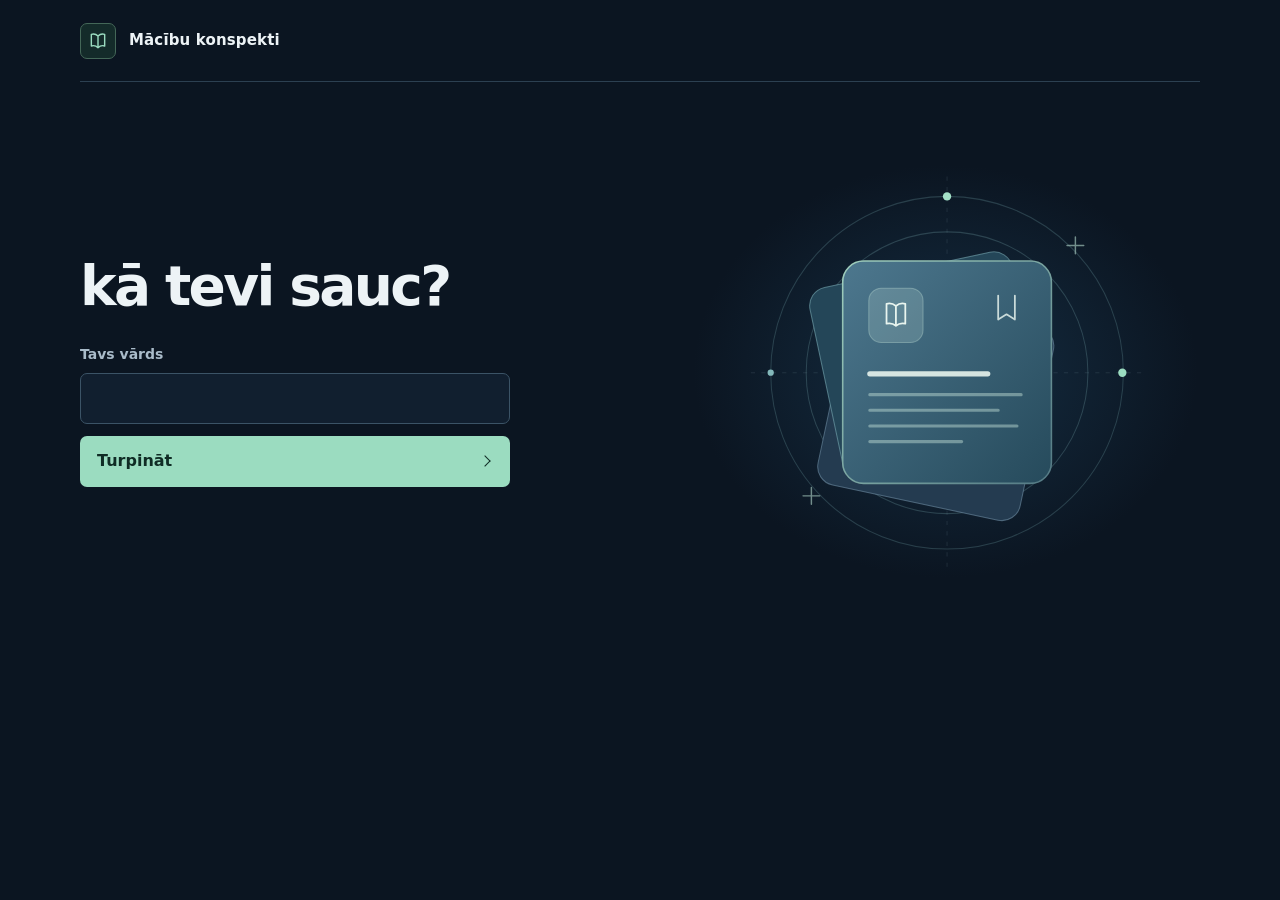
<file: index.html>
<!doctype html>
<html lang="lv">
  <head>
    <meta charset="utf-8" />
    <meta name="viewport" content="width=device-width, initial-scale=1" />
    <meta name="theme-color" content="#0b1521" />
    <title>Mācību konspekti</title>
    <style>
      :root {
        color-scheme: dark;
        --background: #0b1521;
        --surface: #111f2f;
        --text: #edf3f6;
        --muted: #a9bbc9;
        --line: #2c4051;
        --accent: #9bdcc0;
        --error: #ffb2ba;
      }

      *, *::before, *::after { box-sizing: border-box; }
      [hidden] { display: none !important; }

      body {
        min-height: 100vh;
        margin: 0;
        color: var(--text);
        background: var(--background);
        font: 16px/1.5 system-ui, -apple-system, "Segoe UI", sans-serif;
      }

      .site-header, main {
        width: min(1120px, calc(100% - 64px));
        margin-inline: auto;
      }

      .site-header {
        display: flex;
        align-items: center;
        gap: 13px;
        min-height: 82px;
        border-bottom: 1px solid var(--line);
        font-size: 15px;
        font-weight: 650;
        letter-spacing: .01em;
      }

      .site-mark {
        display: grid;
        width: 36px;
        height: 36px;
        place-items: center;
        border: 1px solid #446758;
        border-radius: 7px;
        color: var(--accent);
        background: #142b2a;
      }

      .site-mark svg, .choice-icon svg { width: 20px; height: 20px; }

      main {
        display: grid;
        grid-template-columns: 1fr 1fr;
        align-items: center;
        gap: clamp(36px, 8vw, 115px);
        margin-block: clamp(46px, 9vh, 100px) 56px;
      }

      main:has(#menu:not([hidden])) { display: block; }
      main:has(#menu:not([hidden])) .portal-art { display: none; }
      #login { max-width: 430px; }
      #menu { max-width: 860px; }
      .portal-content section:not([hidden]) { animation: appear 220ms ease-out both; }

      h1 {
        margin: 0 0 28px;
        font-size: clamp(34px, 5vw, 55px);
        font-weight: 710;
        line-height: 1.08;
        letter-spacing: -.048em;
      }

      #menu-title { margin-bottom: 28px; font-size: clamp(31px, 4.4vw, 48px); }
      #menu-title:focus { outline: none; }
      .greeting { margin: 0 0 8px; color: var(--accent); font-size: 14px; font-weight: 620; }
      label { display: block; margin-bottom: 8px; color: var(--muted); font-size: 14px; font-weight: 600; }
      input, button { font: inherit; }
      :is(input, button, a):focus-visible { outline: 2px solid var(--accent); outline-offset: 4px; }

      input {
        display: block;
        width: 100%;
        min-height: 51px;
        padding: 11px 14px;
        border: 1px solid #3b5366;
        border-radius: 7px;
        color: var(--text);
        background: var(--surface);
      }

      input:hover { border-color: #71928e; }
      input[aria-invalid="true"] { border-color: var(--error); }
      button { cursor: pointer; }
      button:disabled { cursor: default; opacity: .6; }

      .submit {
        display: flex;
        align-items: center;
        justify-content: space-between;
        width: 100%;
        min-height: 51px;
        margin-top: 12px;
        padding: 11px 16px;
        border: 1px solid transparent;
        border-radius: 7px;
        background: var(--accent);
        color: #102c25;
        font-weight: 690;
        transition: background-color 150ms ease;
      }

      .submit:hover:not(:disabled) { background: #b6ebd5; }
      .submit::after, .choice::after {
        width: 8px;
        height: 8px;
        margin-right: 4px;
        border: solid currentColor;
        border-width: 1.5px 1.5px 0 0;
        content: "";
        transform: rotate(45deg);
      }

      .status { margin: 12px 0 0; color: var(--error); font-size: 14px; }
      .choices { display: grid; border-top: 1px solid var(--line); }
      .choice {
        display: grid;
        grid-template-columns: 23px minmax(0, 1fr) 14px;
        align-items: center;
        gap: 16px;
        width: 100%;
        min-height: 66px;
        padding: 12px 8px 12px 0;
        border: 0;
        border-bottom: 1px solid var(--line);
        color: var(--text);
        background: transparent;
        text-align: left;
        text-decoration: none;
        line-height: 1.32;
        transition: background-color 150ms ease, color 150ms ease;
      }

      .choice-icon { display: grid; place-items: center; color: var(--accent); }
      .choice::after { color: var(--accent); }
      .choice strong, .choice small { display: block; }
      .choice strong { font-size: 16px; font-weight: 630; }
      .choice small { margin-top: 4px; color: var(--muted); font-size: 13px; }
      .choice:hover { color: var(--accent); background: var(--surface); }
      .change-name {
        min-height: 44px;
        margin-top: 16px;
        padding: 0;
        border: 0;
        background: transparent;
        color: var(--muted);
        font-size: 14px;
        text-decoration: underline;
        text-underline-offset: 4px;
      }
      .change-name:hover { color: var(--accent); }

      .portal-art {
        display: grid;
        place-items: center;
        min-width: 0;
        background: radial-gradient(ellipse at center, #152e43, transparent 70%);
      }

      .portal-art > svg { display: block; width: min(100%, 480px); height: auto; }
      @keyframes appear {
        from { opacity: 0; transform: translateY(4px); }
        to { opacity: 1; transform: translateY(0); }
      }

      @media (max-width: 760px) {
        .site-header, main { width: calc(100% - 36px); }
        .site-header { min-height: 65px; }
        main { grid-template-columns: 1fr; gap: 20px; margin-block: 35px; }
        #login { max-width: none; }
        .portal-art { height: 147px; overflow: hidden; }
        .portal-art > svg { width: 185px; }
        h1 { margin-bottom: 22px; }
        .choice { gap: 12px; }
      }

      @media (prefers-reduced-motion: reduce) {
        *, *::before, *::after { animation: none !important; transition: none !important; }
      }
    </style>
  </head>
  <body>
    <header class="site-header">
      <span class="site-mark" aria-hidden="true"><svg viewBox="0 0 24 24" fill="none" stroke="currentColor" stroke-width="1.7" stroke-linecap="round" stroke-linejoin="round" aria-hidden="true"><path d="M12 6a8 8 0 0 0-8-2v14a8 8 0 0 1 8 2 8 8 0 0 1 8-2V4a8 8 0 0 0-8 2Zm0 0v14"/></svg></span>
      <span>Mācību konspekti</span>
    </header>
    <main>
      <div class="portal-content">
      <section id="login" aria-labelledby="login-title">
        <h1 id="login-title">kā tevi sauc?</h1>
        <form id="name-form">
          <label for="name">Tavs vārds</label>
          <input
            id="name"
            name="name"
            type="password"
            autocomplete="off"
            autocapitalize="none"
            spellcheck="false"
            maxlength="80"
            aria-describedby="login-message"
            required
          />
          <button id="submit" class="submit" type="submit" disabled>
            Turpināt
          </button>
          <p
            id="login-message"
            class="status"
            role="status"
            aria-live="polite"
            hidden
          ></p>
        </form>
        <noscript
          ><p class="status">
            Lai atvērtu konspektus, pārlūkā jāieslēdz JavaScript.
          </p></noscript
        >
      </section>

      <section id="menu" aria-labelledby="menu-title" hidden>
        <p id="greeting" class="greeting"></p>
        <h1 id="menu-title" tabindex="-1">Izvēlies konspektu</h1>
        <div class="choices">
          <button id="project" class="choice" type="button">
            <span class="choice-icon" aria-hidden="true"><svg viewBox="0 0 24 24" fill="none" stroke="currentColor" stroke-width="1.7" stroke-linecap="round" stroke-linejoin="round" aria-hidden="true"><rect x="4" y="4" width="16" height="16" rx="3"/><path d="M4 10h16M10 10v10"/></svg></span>
            <span><strong>Projektu vadība</strong>
            <small>Tēmas 2., 3., 3.2</small></span>
          </button>
          <button id="sales" class="choice" type="button">
            <span class="choice-icon" aria-hidden="true"><svg viewBox="0 0 24 24" fill="none" stroke="currentColor" stroke-width="1.7" stroke-linecap="round" stroke-linejoin="round" aria-hidden="true"><path d="M4 4v16h16M8 15l4-5 4 2 4-6"/></svg></span>
            <span><strong>Preču realizācijas vadība (1.KD)</strong></span>
          </button>
          <button id="pums" class="choice" type="button">
            <span class="choice-icon" aria-hidden="true"><svg viewBox="0 0 24 24" fill="none" stroke="currentColor" stroke-width="1.7" stroke-linecap="round" stroke-linejoin="round" aria-hidden="true"><rect x="3" y="5" width="18" height="14" rx="3"/><path d="m10 9 5 3-5 3z"/></svg></span>
            <span><strong>PUMS prezentācija</strong>
            <small>Nike un Adidas salīdzinājums</small></span>
          </button>
          <button id="pvtm" class="choice" type="button">
            <span class="choice-icon" aria-hidden="true"><svg viewBox="0 0 24 24" fill="none" stroke="currentColor" stroke-width="1.7" stroke-linecap="round" stroke-linejoin="round"><path d="M4 5h16M4 12h16M4 19h16"/></svg></span>
            <span><strong>Preču virzīšanas tirgū metodes</strong><small>1. kontroldarbs · 1.–5. tēma</small></span>
          </button>
          <button id="sms" class="choice" type="button">
            <span class="choice-icon" aria-hidden="true"><svg viewBox="0 0 24 24" fill="none" stroke="currentColor" stroke-width="1.7" stroke-linecap="round" stroke-linejoin="round" aria-hidden="true"><rect x="3" y="5" width="18" height="14" rx="3"/><path d="m10 9 5 3-5 3z"/></svg></span>
            <span><strong>SMS un epasta prezentācija</strong>
            <small>PVTM- 1.seminars</small></span>
          </button>
          <a class="choice" href="riska_vadiba.html">
            <span class="choice-icon" aria-hidden="true"><svg viewBox="0 0 24 24" fill="none" stroke="currentColor" stroke-width="1.7" stroke-linecap="round" stroke-linejoin="round"><path d="M10.7 4.8 3.4 17.6A1.6 1.6 0 0 0 4.8 20h14.4a1.6 1.6 0 0 0 1.4-2.4L13.3 4.8a1.5 1.5 0 0 0-2.6 0ZM12 10v3.5m0 3h.01"/></svg></span>
            <span><strong>Risku vadība</strong><small>Eksāmena konspekts</small></span>
          </a>
          <a class="choice" href="padzilinata-risku-analize-un-vadiba.html">
            <span class="choice-icon" aria-hidden="true"><svg viewBox="0 0 24 24" fill="none" stroke="currentColor" stroke-width="1.7" stroke-linecap="round" stroke-linejoin="round"><circle cx="10.5" cy="10.5" r="6.5"/><path d="m15.2 15.2 4.5 4.5M7 12h2l1.5-3 1.5 3H14"/></svg></span>
            <span><strong>Padziļināta risku analīze un vadība</strong><small>Detalizēts konspekts</small></span>
          </a>
        </div>
        <p
          id="menu-message"
          class="status"
          role="status"
          aria-live="polite"
          hidden
        ></p>
        <button id="change-name" class="change-name" type="button">
          Mainīt vārdu / iziet
        </button>
      </section>
      </div>
      <div class="portal-art" aria-hidden="true">
        <svg viewBox="0 0 460 400" fill="none" xmlns="http://www.w3.org/2000/svg">
          <defs>
            <linearGradient id="paper-surface" x1="106" y1="86" x2="349" y2="310" gradientUnits="userSpaceOnUse">
              <stop stop-color="#507B92"/><stop offset="1" stop-color="#244859"/>
            </linearGradient>
            <linearGradient id="paper-edge" x1="111" y1="84" x2="344" y2="296" gradientUnits="userSpaceOnUse">
              <stop stop-color="#A5D5C1"/><stop offset="1" stop-color="#537984"/>
            </linearGradient>
          </defs>
          <circle cx="231" cy="201" r="169" stroke="#83B8BA" stroke-opacity=".24"/>
          <circle cx="231" cy="201" r="135" stroke="#83B8BA" stroke-opacity=".25"/>
          <path d="M43 201h376M231 13v376" stroke="#8BAAB7" stroke-opacity=".14" stroke-dasharray="4 6"/>
          <circle cx="231" cy="32" r="4" fill="#A4E1C7"/>
          <circle cx="399" cy="201" r="4" fill="#9BDCC0"/>
          <circle cx="62" cy="201" r="3" fill="#83B8BA"/>
          <g>
            <rect x="143" y="120" width="198" height="189" rx="18" transform="rotate(12 143 120)" fill="#243B50" stroke="#7392A7" stroke-opacity=".58"/>
            <rect x="96" y="123" width="198" height="189" rx="18" transform="rotate(-12 96 123)" fill="#244658" stroke="#76A6B0" stroke-opacity=".62"/>
            <rect x="131" y="94" width="200" height="213" rx="20" fill="url(#paper-surface)" stroke="url(#paper-edge)" stroke-width="1.5"/>
            <rect x="156" y="120" width="52" height="52" rx="12" fill="#D2EEE1" fill-opacity=".19" stroke="#C6E6D9" stroke-opacity=".35"/>
            <path d="M182 137a10 10 0 0 0-9-2v19a10 10 0 0 1 9 2 10 10 0 0 1 9-2v-19a10 10 0 0 0-9 2Zm0 0v19" stroke="#E9F5EF" stroke-width="1.7" stroke-linejoin="round"/>
            <path d="M157 202h113" stroke="#E9F5EF" stroke-opacity=".89" stroke-width="5" stroke-linecap="round"/>
            <path d="M157 222h145m-145 15h123m-123 15h141m-141 15h88" stroke="#C0DED5" stroke-opacity=".47" stroke-width="3" stroke-linecap="round"/>
            <path d="M296 127v23l-8-5-8 5v-23" stroke="#E9F5EF" stroke-opacity=".82" stroke-width="1.7" stroke-linecap="round" stroke-linejoin="round"/>
          </g>
          <path d="M354 71v16m-8-8h16M101 311v16m-8-8h16" stroke="#A4C6BD" stroke-opacity=".67" stroke-width="1.4" stroke-linecap="round"/>
        </svg>
      </div>
    </main>

    <script>
      (() => {
        "use strict";

        const AUTH_KEY = "macibas.auth.v1";
        const ENTRY_KEY = "macibas.entry.v1";
        const NAMES = { toms: "Toms", arta: "Arta", gabriela: "Gabriēla" };
        const $ = (id) => document.getElementById(id);
        const normalize = (value) =>
          value
            .trim()
            .normalize("NFD")
            .replace(/[\u0300-\u036f]/g, "")
            .toLowerCase();
        const token = () =>
          Array.from(crypto.getRandomValues(new Uint8Array(16)), (byte) =>
            byte.toString(16).padStart(2, "0"),
          ).join("");

        function message(id, text) {
          $(id).textContent = text;
          $(id).hidden = !text;
        }

        function clearSession() {
          sessionStorage.removeItem(AUTH_KEY);
          sessionStorage.removeItem(ENTRY_KEY);
        }

        function readAuth() {
          try {
            const auth = JSON.parse(sessionStorage.getItem(AUTH_KEY) || "null");
            return auth &&
              typeof auth.id === "string" &&
              auth.id.length === 32 &&
              Object.values(NAMES).includes(auth.name)
              ? auth
              : null;
          } catch {
            return null;
          }
        }

        function showLogin(text = "") {
          $("menu").hidden = true;
          $("login").hidden = false;
          $("name").value = "";
          $("name").removeAttribute("aria-invalid");
          message("login-message", text);
          message("menu-message", "");
        }

        function showMenu(auth, focus = false) {
          $("greeting").textContent = `Sveiki, ${auth.name}!`;
          $("login").hidden = true;
          $("menu").hidden = false;
          message("menu-message", "");
          if (focus) $("menu-title").focus();
        }

        function initialize() {
          // HTTP(S) vajadzīgs, lai abiem failiem būtu kopīga pārlūka sesija.
          if (!["http:", "https:"].includes(location.protocol)) {
            showLogin(
              "Atver lapu caur VS Code Live Server vai vietnes adresi (HTTP/HTTPS), nevis ar dubultklikšķi uz faila.",
            );
            $("submit").disabled = true;
            return;
          }
          try {
            const testKey = "macibas.storage-test";
            sessionStorage.setItem(testKey, "1");
            sessionStorage.removeItem(testKey);
            const url = new URL(location.href);
            const loginRequired = url.searchParams.get("login") === "required";
            if (loginRequired) {
              clearSession();
              url.searchParams.delete("login");
              history.replaceState(history.state, "", url.href);
            }
            $("submit").disabled = false;
            const auth = readAuth();
            if (auth) showMenu(auth);
            else showLogin(loginRequired ? "Vispirms ievadi savu vārdu." : "");
          } catch {
            showLogin(
              "Pārlūks bloķē sesijas saglabāšanu. Atļauj šai vietnei izmantot pārlūka krātuvi un pārlādē lapu.",
            );
            $("submit").disabled = true;
          }
        }

        $("name-form").addEventListener("submit", (event) => {
          event.preventDefault();
          if ($("submit").disabled) return;
          const key = normalize($("name").value);
          if (!Object.hasOwn(NAMES, key)) {
            $("name").setAttribute("aria-invalid", "true");
            message(
              "login-message",
              "Šim vārdam piekļuve nav piešķirta. Pārbaudi ievadīto vārdu.",
            );
            return;
          }
          try {
            clearSession();
            const auth = { name: NAMES[key], id: token() };
            sessionStorage.setItem(AUTH_KEY, JSON.stringify(auth));
            $("name").value = "";
            showMenu(auth, true);
          } catch {
            message(
              "login-message",
              "Neizdevās saglabāt sesiju. Pārbaudi pārlūka krātuves atļaujas.",
            );
          }
        });

        $("name").addEventListener("input", () => {
          $("name").removeAttribute("aria-invalid");
          if (!$("submit").disabled) message("login-message", "");
        });

        function openMaterial(file) {
          const auth = readAuth();
          if (!auth) {
            showLogin("Sesija ir beigusies. Ievadi vārdu vēlreiz.");
            return;
          }
          try {
            const url = new URL(file, location.href);
            const entryToken = token();
            sessionStorage.setItem(
              ENTRY_KEY,
              JSON.stringify({
                token: entryToken,
                session: auth.id,
                path: url.pathname,
                expires: Date.now() + 120000,
              }),
            );
            url.searchParams.set("entry", entryToken);
            location.assign(url.href); // Atver tajā pašā cilnē.
          } catch {
            message(
              "menu-message",
              "Konspektu neizdevās atvērt. Pamēģini ievadīt vārdu vēlreiz.",
            );
          }
        }

        $("project").addEventListener("click", () => openMaterial("projektu-vadiba-konspekts.html"));
        $("sales").addEventListener("click", () => openMaterial("precu-realizacijas-vadiba.html"));
        $("pums").addEventListener("click", () => openMaterial("PUMS-prezentacija.html"));
        $("sms").addEventListener("click", () => openMaterial("sms-un-epasts.html"));
        $("pvtm").addEventListener("click", () => openMaterial("precu-virzisana-tirgu-kontroldarbs.html"));

        $("change-name").addEventListener("click", () => {
          try {
            clearSession();
          } catch {}
          showLogin();
          $("name").focus();
        });

        // Atjauno sākumlapu, atgriežoties ar pārlūka pogu Atpakaļ.
        window.addEventListener("pageshow", (event) => {
          if (event.persisted) initialize();
        });

        // Sākumlapas sākotnējā palaišana.
        initialize();
      })();
    </script>
  </body>
</html>
</file>
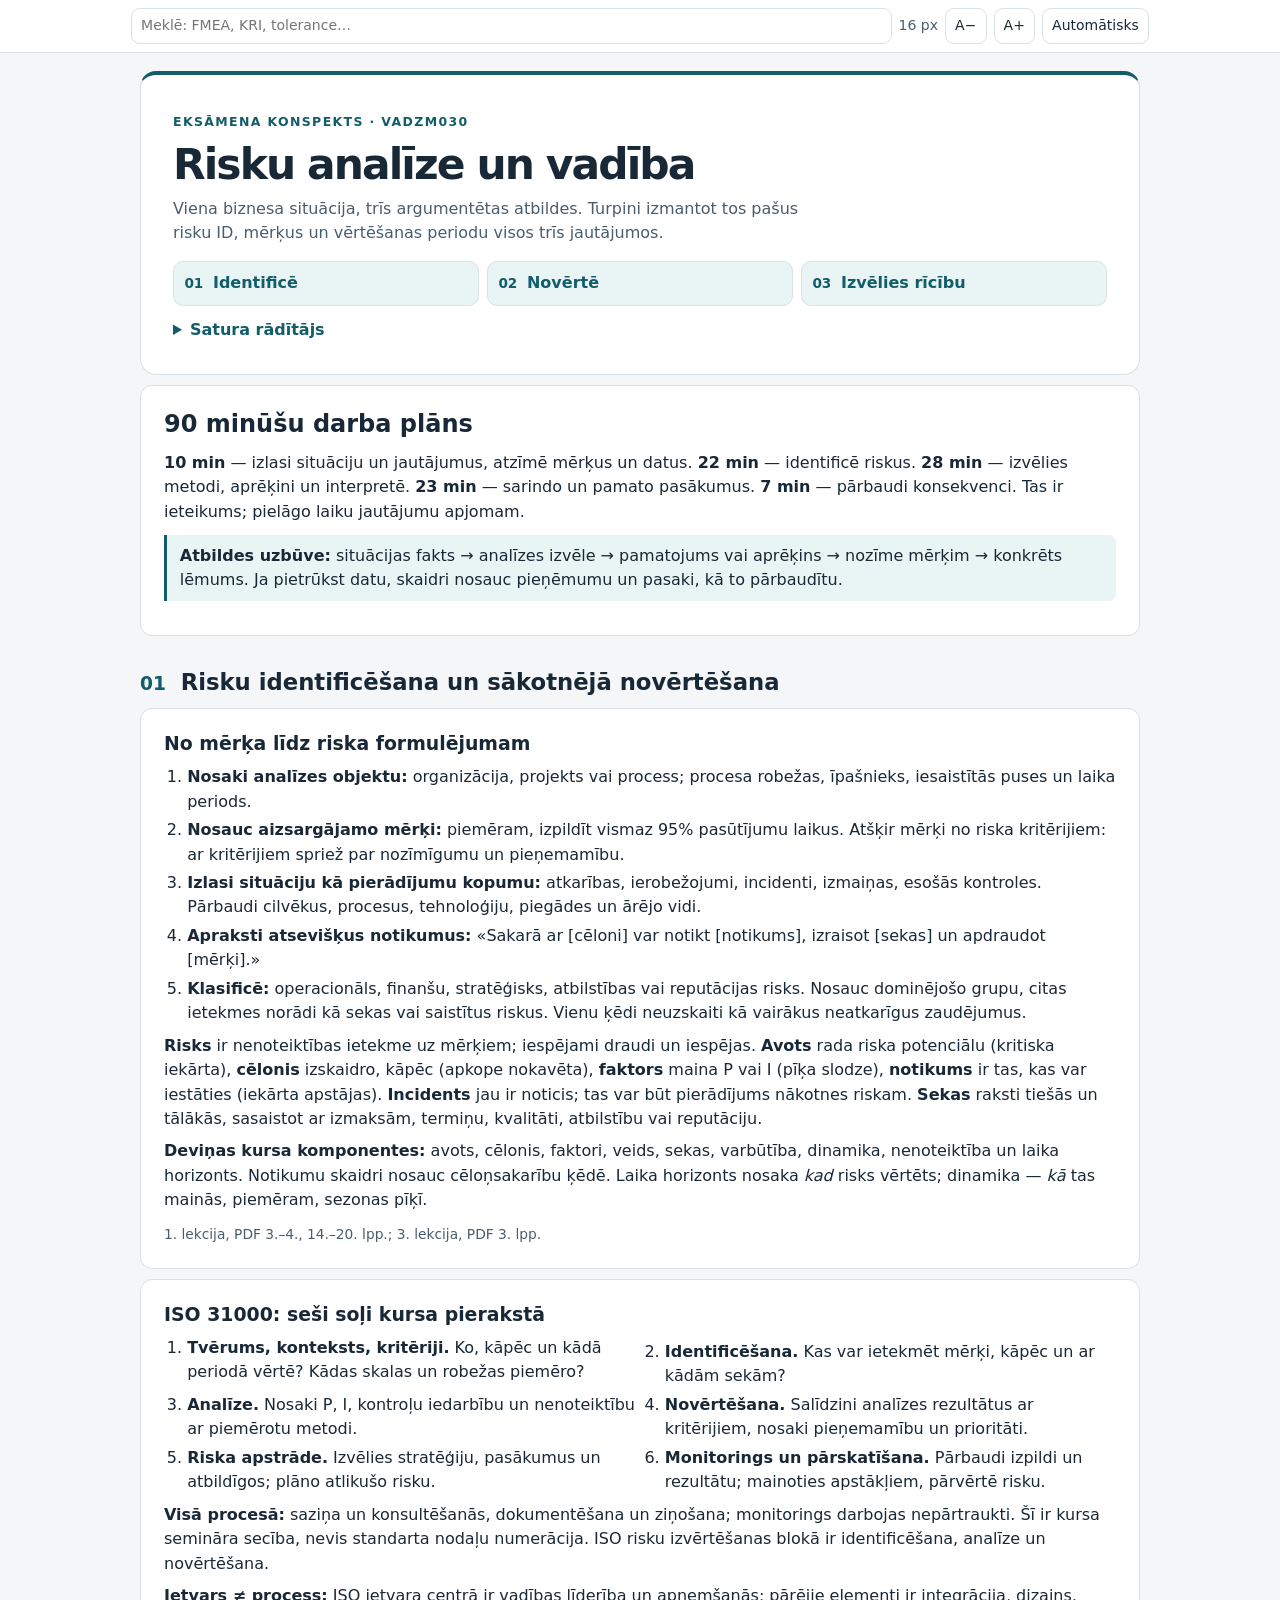
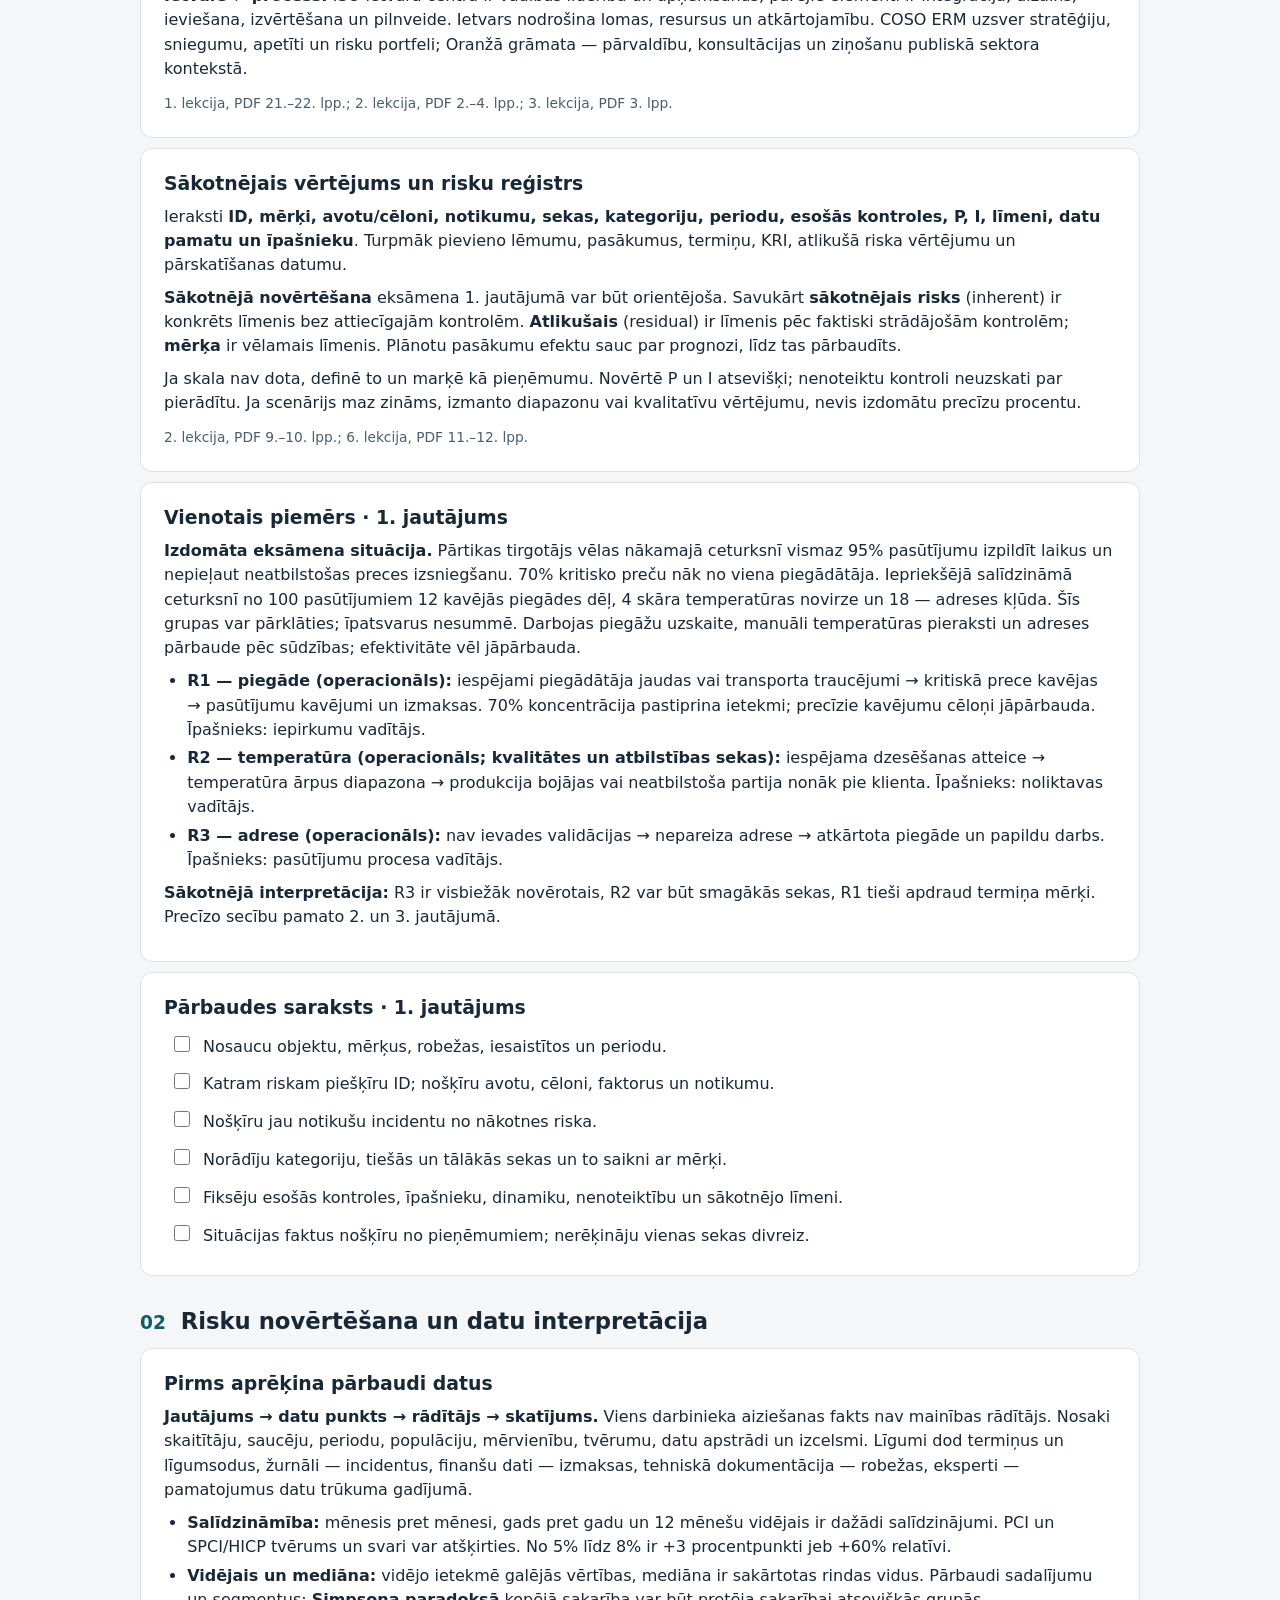
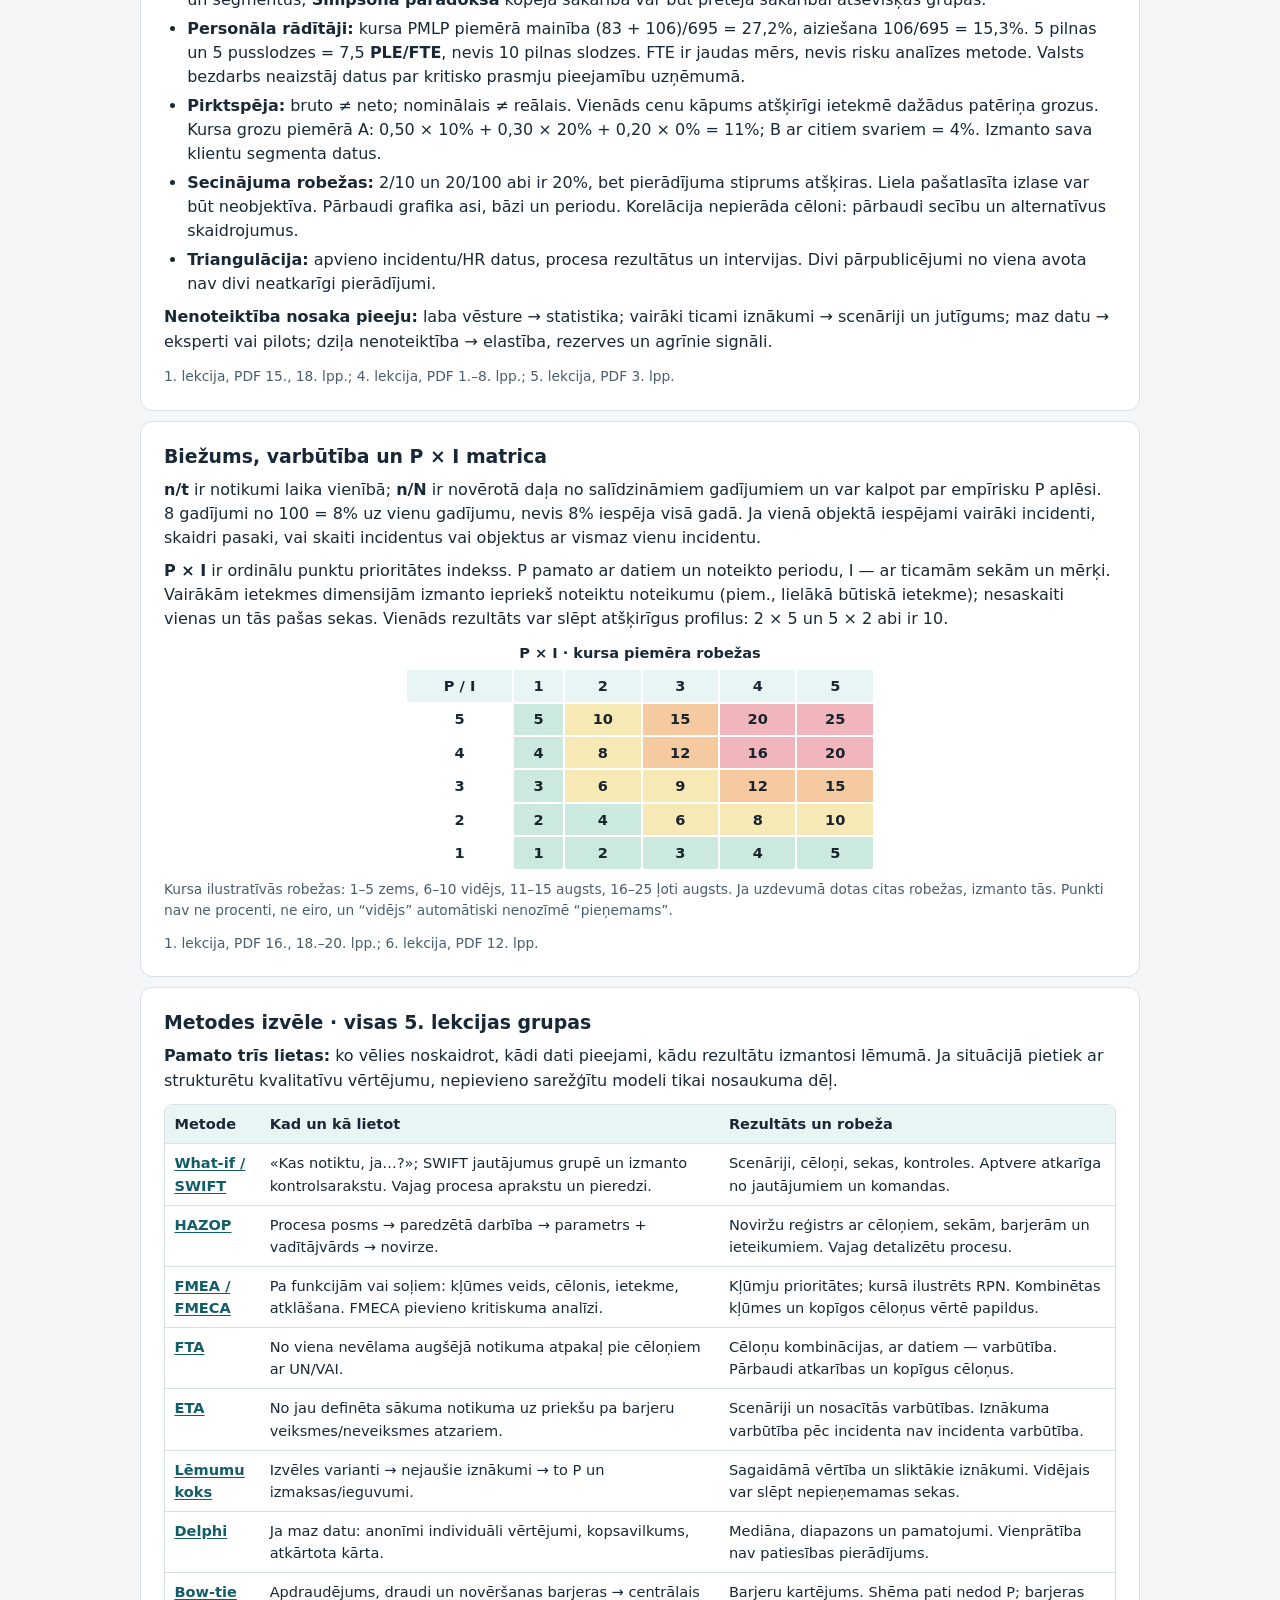
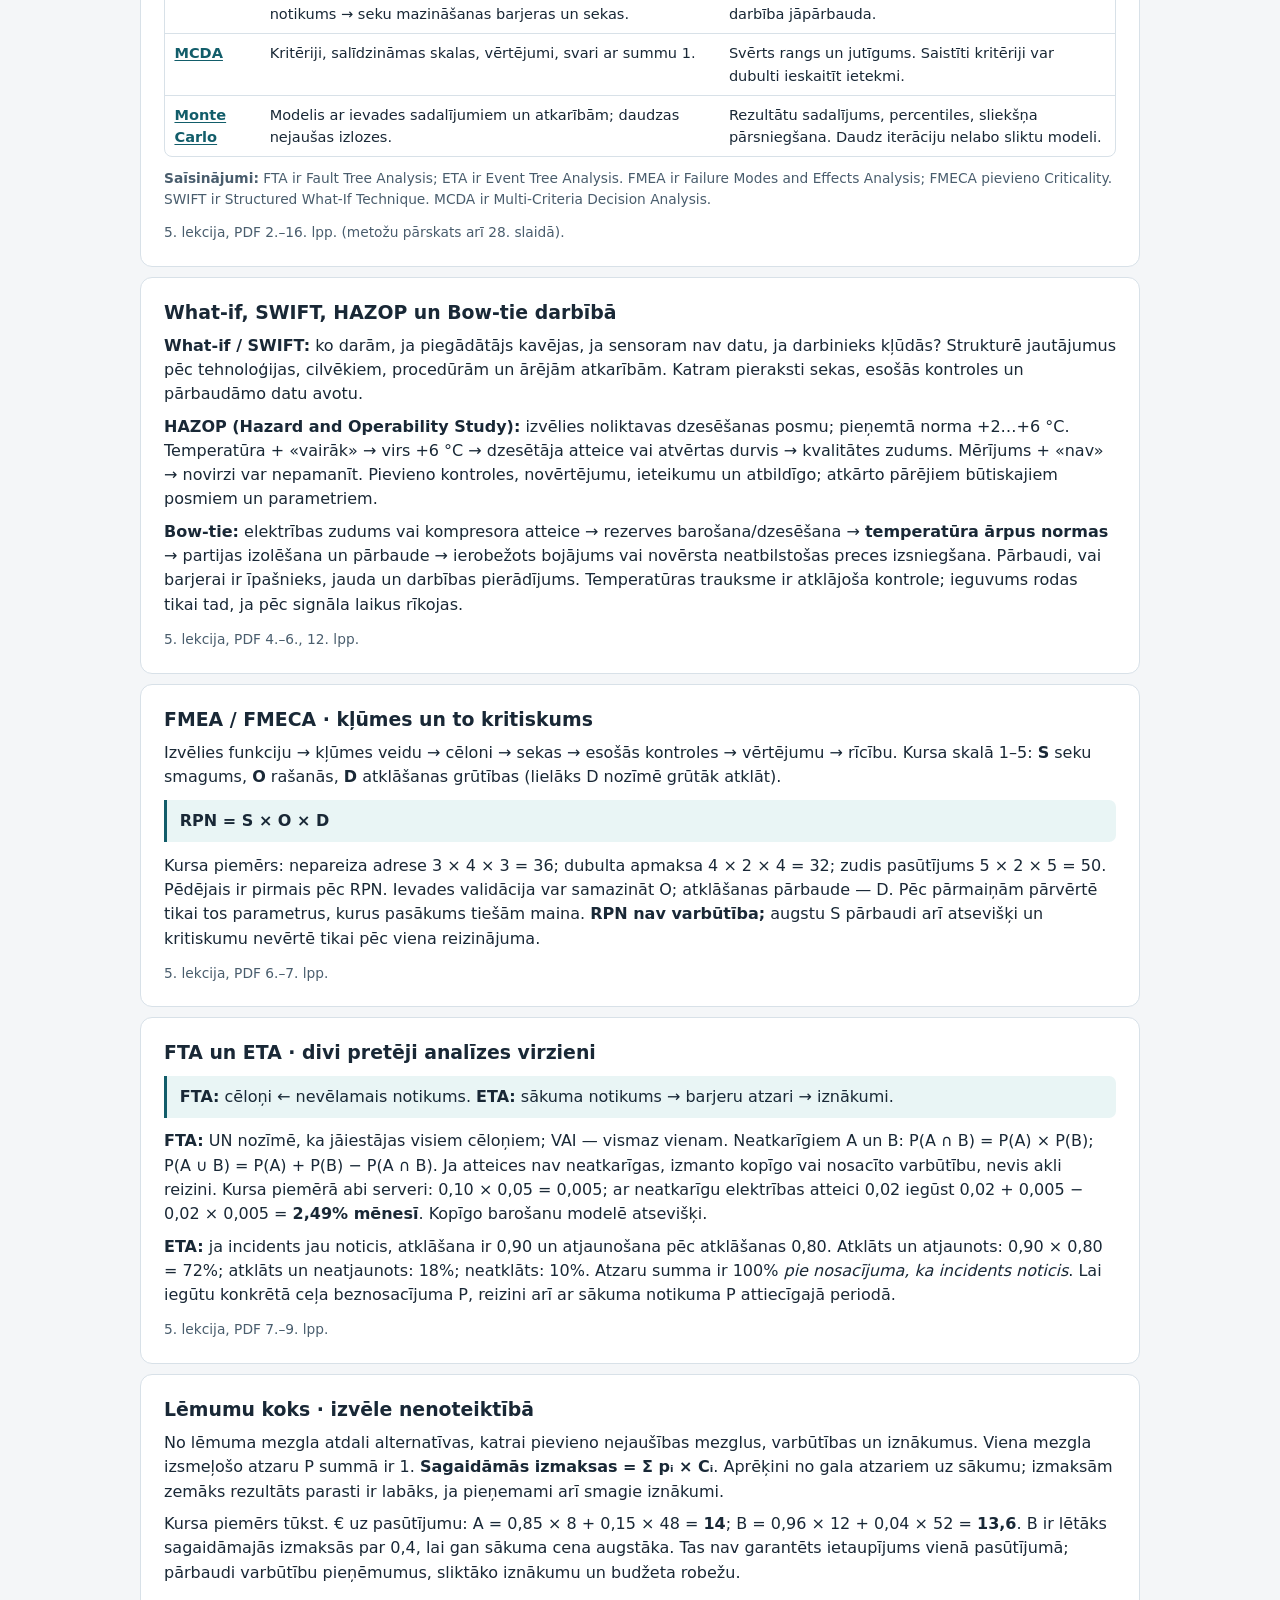
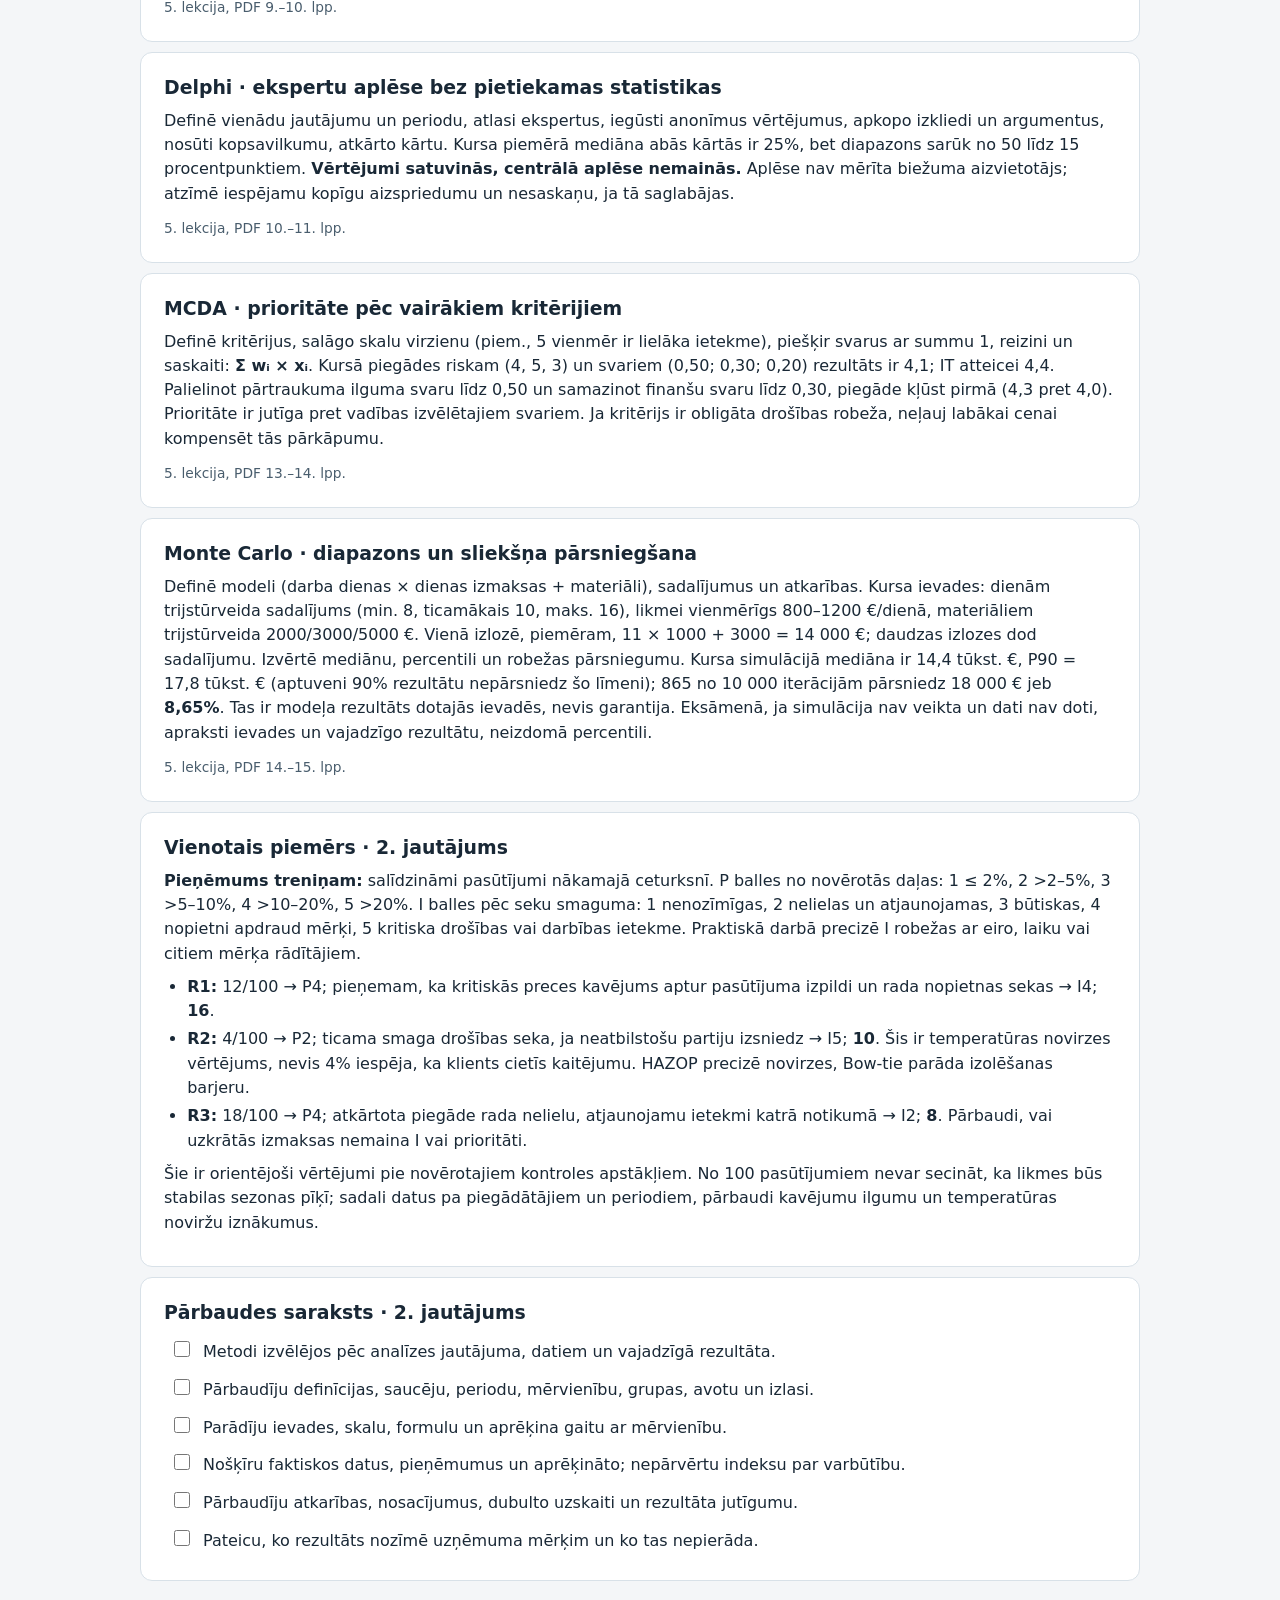
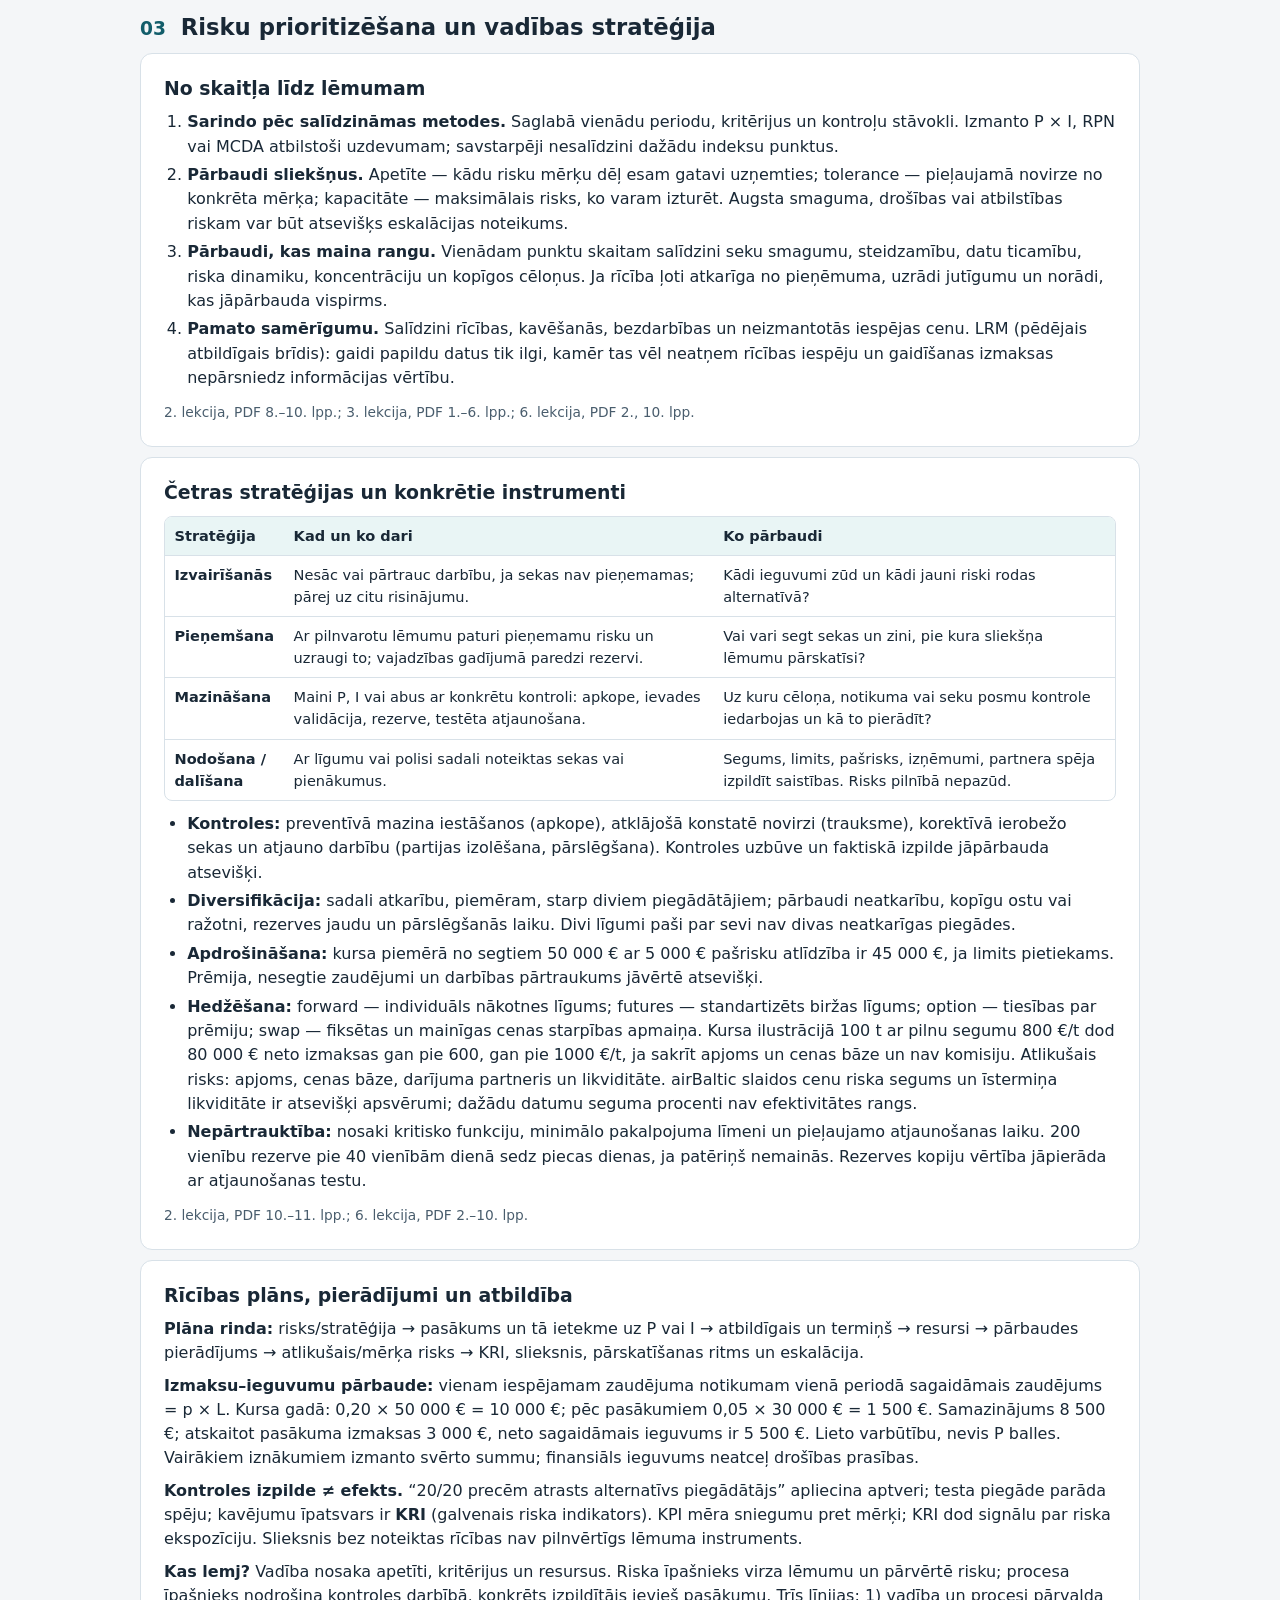
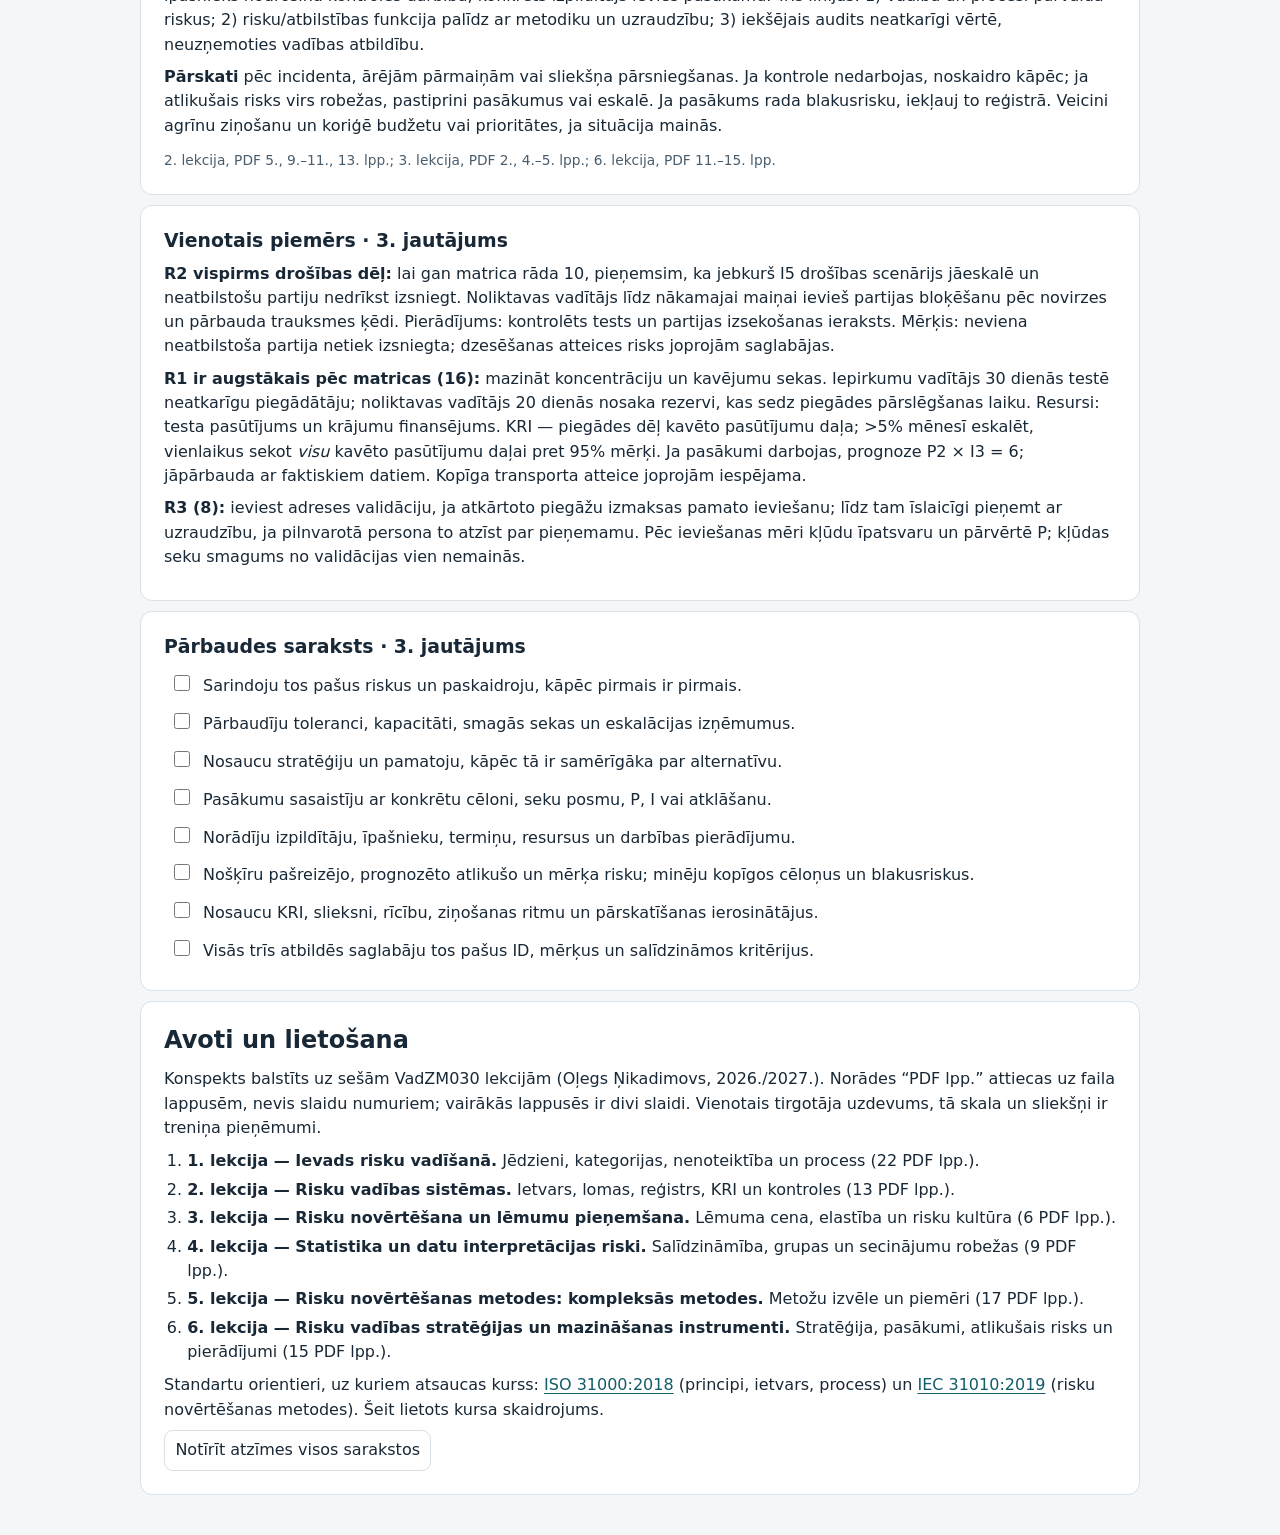
<file: padzilinata-risku-analize-un-vadiba.html>
<!doctype html>
<html lang="lv"><head><meta charset="utf-8"><meta name="viewport" content="width=device-width,initial-scale=1">
<title>Risku analīze un vadība · Eksāmena konspekts</title>
<style>
:root{color-scheme:light;--bg:#f4f6f8;--paper:#fff;--ink:#192836;--muted:#495d6d;--line:#d8e1e8;--accent:#125d6a;--soft:#e9f5f5;--reading:16px}
:root[data-theme=dark]{color-scheme:dark;--bg:#101a23;--paper:#182532;--ink:#eaf1f5;--muted:#b4c3d0;--line:#384b5c;--accent:#8ee0db;--soft:#213b43}
@media(prefers-color-scheme:dark){:root:not([data-theme]){color-scheme:dark;--bg:#101a23;--paper:#182532;--ink:#eaf1f5;--muted:#b4c3d0;--line:#384b5c;--accent:#8ee0db;--soft:#213b43}}
*{box-sizing:border-box}html{scroll-padding-top:100px}body{margin:0;background:var(--bg);color:var(--ink);font:var(--reading)/1.52 system-ui,sans-serif}a{color:var(--accent);text-underline-offset:.16em}button,input{font:inherit}button{cursor:pointer}button:focus-visible,input:focus-visible,a:focus-visible,[tabindex]:focus-visible{outline:2px solid var(--accent);outline-offset:3px}button,input[type=search]{border:1px solid var(--line);border-radius:9px;background:var(--paper);color:var(--ink);padding:.46em .65em}button:hover{border-color:var(--accent)}[hidden]{display:none!important}
.bar{position:sticky;top:0;z-index:4;background:var(--paper);border-bottom:1px solid var(--line);font-size:14px}.controls{max-width:1050px;margin:auto;display:flex;align-items:center;gap:7px;padding:8px 16px;flex-wrap:wrap}.controls input{flex:1;min-width:145px}.controls button{min-height:34px}.status{min-width:3ch;color:var(--muted)}.results{max-width:1050px;margin:auto;padding:0 16px 6px;color:var(--muted)}.results:empty{display:none}
main{width:min(100% - 28px, 1000px);margin:18px auto 40px}.hero{padding:clamp(15px,3vw,32px);border:1px solid var(--line);border-radius:16px;background:var(--paper);border-top:4px solid var(--accent)}.eyebrow{color:var(--accent);font-size:.78em;font-weight:800;letter-spacing:.11em}h1{font-size:clamp(1.75em,5vw,2.65em);letter-spacing:-.045em;line-height:1.08;margin:.22em 0}.hero>p:not(.eyebrow){max-width:64ch;color:var(--muted)}.tiles{display:grid;grid-template-columns:repeat(3,1fr);gap:8px;margin-top:16px}.tiles a{border:1px solid var(--line);border-radius:10px;background:var(--soft);padding:.56em .65em;text-decoration:none;font-weight:650}.toc{margin-top:12px}.toc summary{cursor:pointer;color:var(--accent);font-weight:650}.tocgrid{display:grid;grid-template-columns:repeat(auto-fit,minmax(min(100%,210px),1fr));gap:10px;margin-top:10px;font-size:.88em}.tiles b{margin-right:.3em;font-size:.85em}
article{background:var(--paper);border:1px solid var(--line);border-radius:12px;padding:clamp(12px,2.3vw,23px);margin:10px 0;overflow-wrap:anywhere}.chapter{font-size:1.42em;line-height:1.2;margin:1.42em 0 .55em;display:flex;gap:.65em;align-items:baseline}.chapter span{color:var(--accent);font-variant-numeric:tabular-nums;font-size:.82em}h2,h3{margin:0 0 .5em;line-height:1.25}h3{font-size:1.18em}p{margin:.5em 0}.call,.formula{background:var(--soft);border-left:3px solid var(--accent);padding:.55em .8em;border-radius:0 7px 7px 0;margin:.7em 0}.formula{font-weight:750}.small,.src{font-size:.86em;color:var(--muted)}.src{margin-top:.85em}.src:last-child{margin-bottom:0}ol,ul{margin:.55em 0;padding-left:1.45em}li+li{margin-top:.26em}.steps{display:grid;grid-template-columns:1fr 1fr;column-gap:1.65em}.tablewrap{overflow:auto;border:1px solid var(--line);border-radius:8px;margin:.7em 0}table{width:100%;border-collapse:collapse;font-size:.91em;text-align:left}.tablewrap table{min-width:550px}th,td{padding:.55em .65em;border-bottom:1px solid var(--line);vertical-align:top}thead{background:var(--soft)}tbody tr:last-child>*{border-bottom:0}.matrix{width:min(100%,470px);text-align:center;margin:.7em auto}.matrix caption{font-weight:700;margin-bottom:.3em}.matrix th,.matrix td{border:2px solid var(--paper);padding:.32em .25em}.matrix td{color:#18232b;font-weight:700;border-radius:4px}.r0{background:#cce9df}.r1{background:#f6e9b5}.r2{background:#f6caa1}.r3{background:#f1b6bd}.checks{display:grid;gap:.22em}.checks label{display:flex;gap:.65em;align-items:baseline;padding:.25em .35em;border-radius:6px}.checks label:hover{background:var(--soft)}.checks input{accent-color:var(--accent);width:1em;height:1em;flex:none}.checks label:has(input:checked){color:var(--muted);background:var(--soft)}
@media(max-width:570px){.controls{padding:7px 10px;gap:5px}.controls input{flex-basis:100%;min-width:0}.tiles a{font-size:.86em}.steps{grid-template-columns:1fr}html{scroll-padding-top:125px}}
@media print{.bar,.tiles,#reset{display:none}body,article,.hero{background:white;color:black}main{width:100%;margin:0}article{border:0;padding:.35em 0}h2,h3{break-after:avoid}.tablewrap{overflow:visible}.tablewrap table{min-width:0}}
</style></head><body>
<div class="bar"><div class="controls" role="search"><input type="search" id="query" placeholder="Meklē: FMEA, KRI, tolerance…" aria-label="Meklēt konspektā"><span class="status" id="size" aria-live="polite"></span><button id="minus" type="button" aria-label="Samazināt burtus">A−</button><button id="plus" type="button" aria-label="Palielināt burtus">A+</button><button id="theme" type="button" aria-label="Mainīt ekrāna motīvu">Motīvs</button></div><div class="results" id="results" aria-live="polite"></div></div>
<main><header class="hero"><p class="eyebrow">EKSĀMENA KONSPEKTS · VADZM030</p><h1>Risku analīze un vadība</h1><p>Viena biznesa situācija, trīs argumentētas atbildes. Turpini izmantot tos pašus risku ID, mērķus un vērtēšanas periodu visos trīs jautājumos.</p><nav class="tiles" aria-label="Eksāmena posmi"><a href="#posms-1"><b>01</b> Identificē</a><a href="#posms-2"><b>02</b> Novērtē</a><a href="#posms-3"><b>03</b> Izvēlies rīcību</a></nav><details class="toc"><summary>Satura rādītājs</summary><div class="tocgrid"><div><b>01 · Risku identificēšana un sākotnējā novērtēšana</b><ul><li><a href="#identificesana">No mērķa līdz riska formulējumam</a></li><li><a href="#iso">ISO 31000: seši soļi kursa pierakstā</a></li><li><a href="#registrs">Sākotnējais vērtējums un risku reģistrs</a></li><li><a href="#piemers-1">Vienotais piemērs · 1. jautājums</a></li><li><a href="#parbaude-1">Pārbaudes saraksts · 1. jautājums</a></li></ul></div><div><b>02 · Risku novērtēšana un datu interpretācija</b><ul><li><a href="#dati">Pirms aprēķina pārbaudi datus</a></li><li><a href="#matrica">Biežums, varbūtība un P × I matrica</a></li><li><a href="#metodes">Metodes izvēle · visas 5. lekcijas grupas</a></li><li><a href="#scenariji">What-if, SWIFT, HAZOP un Bow-tie darbībā</a></li><li><a href="#fmea">FMEA / FMECA · kļūmes un to kritiskums</a></li><li><a href="#koki">FTA un ETA · divi pretēji analīzes virzieni</a></li><li><a href="#lemumu-koks">Lēmumu koks · izvēle nenoteiktībā</a></li><li><a href="#delphi">Delphi · ekspertu aplēse bez pietiekamas statistikas</a></li><li><a href="#mcda">MCDA · prioritāte pēc vairākiem kritērijiem</a></li><li><a href="#monte">Monte Carlo · diapazons un sliekšņa pārsniegšana</a></li><li><a href="#piemers-2">Vienotais piemērs · 2. jautājums</a></li><li><a href="#parbaude-2">Pārbaudes saraksts · 2. jautājums</a></li></ul></div><div><b>03 · Risku prioritizēšana un vadības stratēģija</b><ul><li><a href="#prioritates">No skaitļa līdz lēmumam</a></li><li><a href="#strategijas">Četras stratēģijas un konkrētie instrumenti</a></li><li><a href="#plana-izpilde">Rīcības plāns, pierādījumi un atbildība</a></li><li><a href="#piemers-3">Vienotais piemērs · 3. jautājums</a></li><li><a href="#parbaude-3">Pārbaudes saraksts · 3. jautājums</a></li></ul></div></div></details></header>
<article id="laiks" data-key="eksāmens 90 minūtes atbildes plāns"><h2>90 minūšu darba plāns</h2><p><b>10 min</b> — izlasi situāciju un jautājumus, atzīmē mērķus un datus. <b>22 min</b> — identificē riskus. <b>28 min</b> — izvēlies metodi, aprēķini un interpretē. <b>23 min</b> — sarindo un pamato pasākumus. <b>7 min</b> — pārbaudi konsekvenci. Tas ir ieteikums; pielāgo laiku jautājumu apjomam.</p><div class="call"><b>Atbildes uzbūve:</b> situācijas fakts → analīzes izvēle → pamatojums vai aprēķins → nozīme mērķim → konkrēts lēmums. Ja pietrūkst datu, skaidri nosauc pieņēmumu un pasaki, kā to pārbaudītu.</div></article>

<section aria-labelledby="posms-1"><h2 class="chapter" id="posms-1"><span>01</span> Risku identificēšana un sākotnējā novērtēšana</h2>
<article id="identificesana" data-key="tvērums konteksts kritēriji apdraudējums risks incidents cēlonis kategorijas">
<h3>No mērķa līdz riska formulējumam</h3>
<ol><li><b>Nosaki analīzes objektu:</b> organizācija, projekts vai process; procesa robežas, īpašnieks, iesaistītās puses un laika periods.</li><li><b>Nosauc aizsargājamo mērķi:</b> piemēram, izpildīt vismaz 95% pasūtījumu laikus. Atšķir mērķi no riska kritērijiem: ar kritērijiem spriež par nozīmīgumu un pieņemamību.</li><li><b>Izlasi situāciju kā pierādījumu kopumu:</b> atkarības, ierobežojumi, incidenti, izmaiņas, esošās kontroles. Pārbaudi cilvēkus, procesus, tehnoloģiju, piegādes un ārējo vidi.</li><li><b>Apraksti atsevišķus notikumus:</b> «Sakarā ar [cēloni] var notikt [notikums], izraisot [sekas] un apdraudot [mērķi].»</li><li><b>Klasificē:</b> operacionāls, finanšu, stratēģisks, atbilstības vai reputācijas risks. Nosauc dominējošo grupu, citas ietekmes norādi kā sekas vai saistītus riskus. Vienu ķēdi neuzskaiti kā vairākus neatkarīgus zaudējumus.</li></ol>
<p><b>Risks</b> ir nenoteiktības ietekme uz mērķiem; iespējami draudi un iespējas. <b>Avots</b> rada riska potenciālu (kritiska iekārta), <b>cēlonis</b> izskaidro, kāpēc (apkope nokavēta), <b>faktors</b> maina P vai I (pīķa slodze), <b>notikums</b> ir tas, kas var iestāties (iekārta apstājas). <b>Incidents</b> jau ir noticis; tas var būt pierādījums nākotnes riskam. <b>Sekas</b> raksti tiešās un tālākās, sasaistot ar izmaksām, termiņu, kvalitāti, atbilstību vai reputāciju.</p>
<p><b>Deviņas kursa komponentes:</b> avots, cēlonis, faktori, veids, sekas, varbūtība, dinamika, nenoteiktība un laika horizonts. Notikumu skaidri nosauc cēloņsakarību ķēdē. Laika horizonts nosaka <i>kad</i> risks vērtēts; dinamika — <i>kā</i> tas mainās, piemēram, sezonas pīķī.</p>
<p class="src">1. lekcija, PDF 3.–4., 14.–20. lpp.; 3. lekcija, PDF 3. lpp.</p>
</article>
<article id="iso" data-key="ISO 31000 seši posmi 6 ietvars COSO ERM Orange Book Oranžā grāmata">
<h3>ISO 31000: seši soļi kursa pierakstā</h3>
<ol class="steps"><li><b>Tvērums, konteksts, kritēriji.</b> Ko, kāpēc un kādā periodā vērtē? Kādas skalas un robežas piemēro?</li><li><b>Identificēšana.</b> Kas var ietekmēt mērķi, kāpēc un ar kādām sekām?</li><li><b>Analīze.</b> Nosaki P, I, kontroļu iedarbību un nenoteiktību ar piemērotu metodi.</li><li><b>Novērtēšana.</b> Salīdzini analīzes rezultātus ar kritērijiem, nosaki pieņemamību un prioritāti.</li><li><b>Riska apstrāde.</b> Izvēlies stratēģiju, pasākumus un atbildīgos; plāno atlikušo risku.</li><li><b>Monitorings un pārskatīšana.</b> Pārbaudi izpildi un rezultātu; mainoties apstākļiem, pārvērtē risku.</li></ol>
<p><b>Visā procesā:</b> saziņa un konsultēšanās, dokumentēšana un ziņošana; monitorings darbojas nepārtraukti. Šī ir kursa semināra secība, nevis standarta nodaļu numerācija. ISO risku izvērtēšanas blokā ir identificēšana, analīze un novērtēšana.</p>
<p><b>Ietvars ≠ process:</b> ISO ietvara centrā ir vadības līderība un apņemšanās; pārējie elementi ir integrācija, dizains, ieviešana, izvērtēšana un pilnveide. Ietvars nodrošina lomas, resursus un atkārtojamību. COSO ERM uzsver stratēģiju, sniegumu, apetīti un risku portfeli; Oranžā grāmata — pārvaldību, konsultācijas un ziņošanu publiskā sektora kontekstā.</p>
<p class="src">1. lekcija, PDF 21.–22. lpp.; 2. lekcija, PDF 2.–4. lpp.; 3. lekcija, PDF 3. lpp.</p>
</article>
<article id="registrs" data-key="riska reģistrs sākotnējais pašreizējais atlikušais mērķa P I">
<h3>Sākotnējais vērtējums un risku reģistrs</h3>
<p>Ieraksti <b>ID, mērķi, avotu/cēloni, notikumu, sekas, kategoriju, periodu, esošās kontroles, P, I, līmeni, datu pamatu un īpašnieku</b>. Turpmāk pievieno lēmumu, pasākumus, termiņu, KRI, atlikušā riska vērtējumu un pārskatīšanas datumu.</p>
<p><b>Sākotnējā novērtēšana</b> eksāmena 1. jautājumā var būt orientējoša. Savukārt <b>sākotnējais risks</b> (inherent) ir konkrēts līmenis bez attiecīgajām kontrolēm. <b>Atlikušais</b> (residual) ir līmenis pēc faktiski strādājošām kontrolēm; <b>mērķa</b> ir vēlamais līmenis. Plānotu pasākumu efektu sauc par prognozi, līdz tas pārbaudīts.</p>
<p>Ja skala nav dota, definē to un marķē kā pieņēmumu. Novērtē P un I atsevišķi; nenoteiktu kontroli neuzskati par pierādītu. Ja scenārijs maz zināms, izmanto diapazonu vai kvalitatīvu vērtējumu, nevis izdomātu precīzu procentu.</p>
<p class="src">2. lekcija, PDF 9.–10. lpp.; 6. lekcija, PDF 11.–12. lpp.</p>
</article>
<article id="piemers-1" data-key="vienotais piemērs piegādes aukstuma ķēde">
<h3>Vienotais piemērs · 1. jautājums</h3>
<p><b>Izdomāta eksāmena situācija.</b> Pārtikas tirgotājs vēlas nākamajā ceturksnī vismaz 95% pasūtījumu izpildīt laikus un nepieļaut neatbilstošas preces izsniegšanu. 70% kritisko preču nāk no viena piegādātāja. Iepriekšējā salīdzināmā ceturksnī no 100 pasūtījumiem 12 kavējās piegādes dēļ, 4 skāra temperatūras novirze un 18 — adreses kļūda. Šīs grupas var pārklāties; īpatsvarus nesummē. Darbojas piegāžu uzskaite, manuāli temperatūras pieraksti un adreses pārbaude pēc sūdzības; efektivitāte vēl jāpārbauda.</p>
<ul><li><b>R1 — piegāde (operacionāls):</b> iespējami piegādātāja jaudas vai transporta traucējumi → kritiskā prece kavējas → pasūtījumu kavējumi un izmaksas. 70% koncentrācija pastiprina ietekmi; precīzie kavējumu cēloņi jāpārbauda. Īpašnieks: iepirkumu vadītājs.</li><li><b>R2 — temperatūra (operacionāls; kvalitātes un atbilstības sekas):</b> iespējama dzesēšanas atteice → temperatūra ārpus diapazona → produkcija bojājas vai neatbilstoša partija nonāk pie klienta. Īpašnieks: noliktavas vadītājs.</li><li><b>R3 — adrese (operacionāls):</b> nav ievades validācijas → nepareiza adrese → atkārtota piegāde un papildu darbs. Īpašnieks: pasūtījumu procesa vadītājs.</li></ul>
<p><b>Sākotnējā interpretācija:</b> R3 ir visbiežāk novērotais, R2 var būt smagākās sekas, R1 tieši apdraud termiņa mērķi. Precīzo secību pamato 2. un 3. jautājumā.</p>
</article>
<article id="parbaude-1" data-key="checklist kontrolsaraksts"><h3>Pārbaudes saraksts · 1. jautājums</h3>
<div class="checks" data-checks="one"><label><input type="checkbox">Nosaucu objektu, mērķus, robežas, iesaistītos un periodu.</label><label><input type="checkbox">Katram riskam piešķīru ID; nošķīru avotu, cēloni, faktorus un notikumu.</label><label><input type="checkbox">Nošķīru jau notikušu incidentu no nākotnes riska.</label><label><input type="checkbox">Norādīju kategoriju, tiešās un tālākās sekas un to saikni ar mērķi.</label><label><input type="checkbox">Fiksēju esošās kontroles, īpašnieku, dinamiku, nenoteiktību un sākotnējo līmeni.</label><label><input type="checkbox">Situācijas faktus nošķīru no pieņēmumiem; nerēķināju vienas sekas divreiz.</label></div>
</article></section>

<section aria-labelledby="posms-2"><h2 class="chapter" id="posms-2"><span>02</span> Risku novērtēšana un datu interpretācija</h2>
<article id="dati" data-key="Simpsona paradokss FTE PLE mediāna inflācija procentpunkti triangulācija PMLP">
<h3>Pirms aprēķina pārbaudi datus</h3>
<p><b>Jautājums → datu punkts → rādītājs → skatījums.</b> Viens darbinieka aiziešanas fakts nav mainības rādītājs. Nosaki skaitītāju, saucēju, periodu, populāciju, mērvienību, tvērumu, datu apstrādi un izcelsmi. Līgumi dod termiņus un līgumsodus, žurnāli — incidentus, finanšu dati — izmaksas, tehniskā dokumentācija — robežas, eksperti — pamatojumus datu trūkuma gadījumā.</p>
<ul><li><b>Salīdzināmība:</b> mēnesis pret mēnesi, gads pret gadu un 12 mēnešu vidējais ir dažādi salīdzinājumi. PCI un SPCI/HICP tvērums un svari var atšķirties. No 5% līdz 8% ir +3 procentpunkti jeb +60% relatīvi.</li><li><b>Vidējais un mediāna:</b> vidējo ietekmē galējās vērtības, mediāna ir sakārtotas rindas vidus. Pārbaudi sadalījumu un segmentus; <b>Simpsona paradoksā</b> kopējā sakarība var būt pretēja sakarībai atsevišķās grupās.</li><li><b>Personāla rādītāji:</b> kursa PMLP piemērā mainība (83 + 106)/695 = 27,2%, aiziešana 106/695 = 15,3%. 5 pilnas un 5 pusslodzes = 7,5 <b>PLE/FTE</b>, nevis 10 pilnas slodzes. FTE ir jaudas mērs, nevis risku analīzes metode. Valsts bezdarbs neaizstāj datus par kritisko prasmju pieejamību uzņēmumā.</li><li><b>Pirktspēja:</b> bruto ≠ neto; nominālais ≠ reālais. Vienāds cenu kāpums atšķirīgi ietekmē dažādus patēriņa grozus. Kursa grozu piemērā A: 0,50 × 10% + 0,30 × 20% + 0,20 × 0% = 11%; B ar citiem svariem = 4%. Izmanto sava klientu segmenta datus.</li><li><b>Secinājuma robežas:</b> 2/10 un 20/100 abi ir 20%, bet pierādījuma stiprums atšķiras. Liela pašatlasīta izlase var būt neobjektīva. Pārbaudi grafika asi, bāzi un periodu. Korelācija nepierāda cēloni: pārbaudi secību un alternatīvus skaidrojumus.</li><li><b>Triangulācija:</b> apvieno incidentu/HR datus, procesa rezultātus un intervijas. Divi pārpublicējumi no viena avota nav divi neatkarīgi pierādījumi.</li></ul>
<p><b>Nenoteiktība nosaka pieeju:</b> laba vēsture → statistika; vairāki ticami iznākumi → scenāriji un jutīgums; maz datu → eksperti vai pilots; dziļa nenoteiktība → elastība, rezerves un agrīnie signāli.</p>
<p class="src">1. lekcija, PDF 15., 18. lpp.; 4. lekcija, PDF 1.–8. lpp.; 5. lekcija, PDF 3. lpp.</p>
</article>
<article id="matrica" data-key="P I matrica biežums varbūtība ietekme balles skala">
<h3>Biežums, varbūtība un P × I matrica</h3>
<p><b>n/t</b> ir notikumi laika vienībā; <b>n/N</b> ir novērotā daļa no salīdzināmiem gadījumiem un var kalpot par empīrisku P aplēsi. 8 gadījumi no 100 = 8% uz vienu gadījumu, nevis 8% iespēja visā gadā. Ja vienā objektā iespējami vairāki incidenti, skaidri pasaki, vai skaiti incidentus vai objektus ar vismaz vienu incidentu.</p>
<p><b>P × I</b> ir ordinālu punktu prioritātes indekss. P pamato ar datiem un noteikto periodu, I — ar ticamām sekām un mērķi. Vairākām ietekmes dimensijām izmanto iepriekš noteiktu noteikumu (piem., lielākā būtiskā ietekme); nesaskaiti vienas un tās pašas sekas. Vienāds rezultāts var slēpt atšķirīgus profilus: 2 × 5 un 5 × 2 abi ir 10.</p>
<table class="matrix"><caption>P × I · kursa piemēra robežas</caption><thead><tr><th scope="col">P / I</th><th scope="col">1</th><th scope="col">2</th><th scope="col">3</th><th scope="col">4</th><th scope="col">5</th></tr></thead><tbody><tr><th scope="row">5</th><td class="r0" title="Zems">5</td><td class="r1" title="Vidējs">10</td><td class="r2" title="Augsts">15</td><td class="r3" title="Ļoti augsts">20</td><td class="r3" title="Ļoti augsts">25</td></tr><tr><th scope="row">4</th><td class="r0" title="Zems">4</td><td class="r1" title="Vidējs">8</td><td class="r2" title="Augsts">12</td><td class="r3" title="Ļoti augsts">16</td><td class="r3" title="Ļoti augsts">20</td></tr><tr><th scope="row">3</th><td class="r0" title="Zems">3</td><td class="r1" title="Vidējs">6</td><td class="r1" title="Vidējs">9</td><td class="r2" title="Augsts">12</td><td class="r2" title="Augsts">15</td></tr><tr><th scope="row">2</th><td class="r0" title="Zems">2</td><td class="r0" title="Zems">4</td><td class="r1" title="Vidējs">6</td><td class="r1" title="Vidējs">8</td><td class="r1" title="Vidējs">10</td></tr><tr><th scope="row">1</th><td class="r0" title="Zems">1</td><td class="r0" title="Zems">2</td><td class="r0" title="Zems">3</td><td class="r0" title="Zems">4</td><td class="r0" title="Zems">5</td></tr></tbody></table>
<p class="small">Kursa ilustratīvās robežas: 1–5 zems, 6–10 vidējs, 11–15 augsts, 16–25 ļoti augsts. Ja uzdevumā dotas citas robežas, izmanto tās. Punkti nav ne procenti, ne eiro, un “vidējs” automātiski nenozīmē “pieņemams”.</p>
<p class="src">1. lekcija, PDF 16., 18.–20. lpp.; 6. lekcija, PDF 12. lpp.</p>
</article>
<article id="metodes" data-key="FMEA FMECA FTA ETA SWIFT What-if HAZOP Delphi Bow tie Monte Carlo MCDA lēmumu koks IEC 31010">
<h3>Metodes izvēle · visas 5. lekcijas grupas</h3>
<p><b>Pamato trīs lietas:</b> ko vēlies noskaidrot, kādi dati pieejami, kādu rezultātu izmantosi lēmumā. Ja situācijā pietiek ar strukturētu kvalitatīvu vērtējumu, nepievieno sarežģītu modeli tikai nosaukuma dēļ.</p>
<div class="tablewrap" tabindex="0" aria-label="Risku metožu salīdzinājums"><table><thead><tr><th>Metode</th><th>Kad un kā lietot</th><th>Rezultāts un robeža</th></tr></thead><tbody>
<tr><th><a href="#scenariji">What-if / SWIFT</a></th><td>«Kas notiktu, ja…?»; SWIFT jautājumus grupē un izmanto kontrolsarakstu. Vajag procesa aprakstu un pieredzi.</td><td>Scenāriji, cēloņi, sekas, kontroles. Aptvere atkarīga no jautājumiem un komandas.</td></tr>
<tr><th><a href="#scenariji">HAZOP</a></th><td>Procesa posms → paredzētā darbība → parametrs + vadītājvārds → novirze.</td><td>Noviržu reģistrs ar cēloņiem, sekām, barjerām un ieteikumiem. Vajag detalizētu procesu.</td></tr>
<tr><th><a href="#fmea">FMEA / FMECA</a></th><td>Pa funkcijām vai soļiem: kļūmes veids, cēlonis, ietekme, atklāšana. FMECA pievieno kritiskuma analīzi.</td><td>Kļūmju prioritātes; kursā ilustrēts RPN. Kombinētas kļūmes un kopīgos cēloņus vērtē papildus.</td></tr>
<tr><th><a href="#koki">FTA</a></th><td>No viena nevēlama augšējā notikuma atpakaļ pie cēloņiem ar UN/VAI.</td><td>Cēloņu kombinācijas, ar datiem — varbūtība. Pārbaudi atkarības un kopīgus cēloņus.</td></tr>
<tr><th><a href="#koki">ETA</a></th><td>No jau definēta sākuma notikuma uz priekšu pa barjeru veiksmes/neveiksmes atzariem.</td><td>Scenāriji un nosacītās varbūtības. Iznākuma varbūtība pēc incidenta nav incidenta varbūtība.</td></tr>
<tr><th><a href="#lemumu-koks">Lēmumu koks</a></th><td>Izvēles varianti → nejaušie iznākumi → to P un izmaksas/ieguvumi.</td><td>Sagaidāmā vērtība un sliktākie iznākumi. Vidējais var slēpt nepieņemamas sekas.</td></tr>
<tr><th><a href="#delphi">Delphi</a></th><td>Ja maz datu: anonīmi individuāli vērtējumi, kopsavilkums, atkārtota kārta.</td><td>Mediāna, diapazons un pamatojumi. Vienprātība nav patiesības pierādījums.</td></tr>
<tr><th><a href="#scenariji">Bow-tie</a></th><td>Apdraudējums, draudi un novēršanas barjeras → centrālais notikums → seku mazināšanas barjeras un sekas.</td><td>Barjeru kartējums. Shēma pati nedod P; barjeras darbība jāpārbauda.</td></tr>
<tr><th><a href="#mcda">MCDA</a></th><td>Kritēriji, salīdzināmas skalas, vērtējumi, svari ar summu 1.</td><td>Svērts rangs un jutīgums. Saistīti kritēriji var dubulti ieskaitīt ietekmi.</td></tr>
<tr><th><a href="#monte">Monte Carlo</a></th><td>Modelis ar ievades sadalījumiem un atkarībām; daudzas nejaušas izlozes.</td><td>Rezultātu sadalījums, percentiles, sliekšņa pārsniegšana. Daudz iterāciju nelabo sliktu modeli.</td></tr>
</tbody></table></div>
<p class="small"><b>Saīsinājumi:</b> FTA ir Fault Tree Analysis; ETA ir Event Tree Analysis. FMEA ir Failure Modes and Effects Analysis; FMECA pievieno Criticality. SWIFT ir Structured What-If Technique. MCDA ir Multi-Criteria Decision Analysis.</p>
<p class="src">5. lekcija, PDF 2.–16. lpp. (metožu pārskats arī 28. slaidā).</p>
</article>
<article id="scenariji" data-key="What if SWIFT HAZOP Bow-tie vadītājvārds node">
<h3>What-if, SWIFT, HAZOP un Bow-tie darbībā</h3>
<p><b>What-if / SWIFT:</b> ko darām, ja piegādātājs kavējas, ja sensoram nav datu, ja darbinieks kļūdās? Strukturē jautājumus pēc tehnoloģijas, cilvēkiem, procedūrām un ārējām atkarībām. Katram pieraksti sekas, esošās kontroles un pārbaudāmo datu avotu.</p>
<p><b>HAZOP (Hazard and Operability Study):</b> izvēlies noliktavas dzesēšanas posmu; pieņemtā norma +2…+6 °C. Temperatūra + «vairāk» → virs +6 °C → dzesētāja atteice vai atvērtas durvis → kvalitātes zudums. Mērījums + «nav» → novirzi var nepamanīt. Pievieno kontroles, novērtējumu, ieteikumu un atbildīgo; atkārto pārējiem būtiskajiem posmiem un parametriem.</p>
<p><b>Bow-tie:</b> elektrības zudums vai kompresora atteice → rezerves barošana/dzesēšana → <b>temperatūra ārpus normas</b> → partijas izolēšana un pārbaude → ierobežots bojājums vai novērsta neatbilstošas preces izsniegšana. Pārbaudi, vai barjerai ir īpašnieks, jauda un darbības pierādījums. Temperatūras trauksme ir atklājoša kontrole; ieguvums rodas tikai tad, ja pēc signāla laikus rīkojas.</p>
<p class="src">5. lekcija, PDF 4.–6., 12. lpp.</p>
</article>
<article id="fmea" data-key="FMEA FMECA RPN S O D detection">
<h3>FMEA / FMECA · kļūmes un to kritiskums</h3>
<p>Izvēlies funkciju → kļūmes veidu → cēloni → sekas → esošās kontroles → vērtējumu → rīcību. Kursa skalā 1–5: <b>S</b> seku smagums, <b>O</b> rašanās, <b>D</b> atklāšanas grūtības (lielāks D nozīmē grūtāk atklāt).</p>
<div class="formula">RPN = S × O × D</div>
<p>Kursa piemērs: nepareiza adrese 3 × 4 × 3 = 36; dubulta apmaksa 4 × 2 × 4 = 32; zudis pasūtījums 5 × 2 × 5 = 50. Pēdējais ir pirmais pēc RPN. Ievades validācija var samazināt O; atklāšanas pārbaude — D. Pēc pārmaiņām pārvērtē tikai tos parametrus, kurus pasākums tiešām maina. <b>RPN nav varbūtība;</b> augstu S pārbaudi arī atsevišķi un kritiskumu nevērtē tikai pēc viena reizinājuma.</p>
<p class="src">5. lekcija, PDF 6.–7. lpp.</p>
</article>
<article id="koki" data-key="FTA ETA FTE kļūmju koks notikumu koks UN VAI nosacītā varbūtība">
<h3>FTA un ETA · divi pretēji analīzes virzieni</h3>
<div class="call"><b>FTA:</b> cēloņi ← nevēlamais notikums. <b>ETA:</b> sākuma notikums → barjeru atzari → iznākumi.</div>
<p><b>FTA:</b> UN nozīmē, ka jāiestājas visiem cēloņiem; VAI — vismaz vienam. Neatkarīgiem A un B: P(A ∩ B) = P(A) × P(B); P(A ∪ B) = P(A) + P(B) − P(A ∩ B). Ja atteices nav neatkarīgas, izmanto kopīgo vai nosacīto varbūtību, nevis akli reizini. Kursa piemērā abi serveri: 0,10 × 0,05 = 0,005; ar neatkarīgu elektrības atteici 0,02 iegūst 0,02 + 0,005 − 0,02 × 0,005 = <b>2,49% mēnesī</b>. Kopīgo barošanu modelē atsevišķi.</p>
<p><b>ETA:</b> ja incidents jau noticis, atklāšana ir 0,90 un atjaunošana pēc atklāšanas 0,80. Atklāts un atjaunots: 0,90 × 0,80 = 72%; atklāts un neatjaunots: 18%; neatklāts: 10%. Atzaru summa ir 100% <i>pie nosacījuma, ka incidents noticis</i>. Lai iegūtu konkrētā ceļa beznosacījuma P, reizini arī ar sākuma notikuma P attiecīgajā periodā.</p>
<p class="src">5. lekcija, PDF 7.–9. lpp.</p>
</article>
<article id="lemumu-koks" data-key="lēmumu koks EV EMV sagaidāmā vērtība izmaksas">
<h3>Lēmumu koks · izvēle nenoteiktībā</h3>
<p>No lēmuma mezgla atdali alternatīvas, katrai pievieno nejaušības mezglus, varbūtības un iznākumus. Viena mezgla izsmeļošo atzaru P summā ir 1. <b>Sagaidāmās izmaksas = Σ pᵢ × Cᵢ</b>. Aprēķini no gala atzariem uz sākumu; izmaksām zemāks rezultāts parasti ir labāks, ja pieņemami arī smagie iznākumi.</p>
<p>Kursa piemērs tūkst. € uz pasūtījumu: A = 0,85 × 8 + 0,15 × 48 = <b>14</b>; B = 0,96 × 12 + 0,04 × 52 = <b>13,6</b>. B ir lētāks sagaidāmajās izmaksās par 0,4, lai gan sākuma cena augstāka. Tas nav garantēts ietaupījums vienā pasūtījumā; pārbaudi varbūtību pieņēmumus, sliktāko iznākumu un budžeta robežu.</p>
<p class="src">5. lekcija, PDF 9.–10. lpp.</p>
</article>
<article id="delphi" data-key="Delphi Delfu eksperti mediāna diapazons">
<h3>Delphi · ekspertu aplēse bez pietiekamas statistikas</h3>
<p>Definē vienādu jautājumu un periodu, atlasi ekspertus, iegūsti anonīmus vērtējumus, apkopo izkliedi un argumentus, nosūti kopsavilkumu, atkārto kārtu. Kursa piemērā mediāna abās kārtās ir 25%, bet diapazons sarūk no 50 līdz 15 procentpunktiem. <b>Vērtējumi satuvinās, centrālā aplēse nemainās.</b> Aplēse nav mērīta biežuma aizvietotājs; atzīmē iespējamu kopīgu aizspriedumu un nesaskaņu, ja tā saglabājas.</p>
<p class="src">5. lekcija, PDF 10.–11. lpp.</p>
</article>
<article id="mcda" data-key="MCDA daudzkritēriju analīze jutīgums svari">
<h3>MCDA · prioritāte pēc vairākiem kritērijiem</h3>
<p>Definē kritērijus, salāgo skalu virzienu (piem., 5 vienmēr ir lielāka ietekme), piešķir svarus ar summu 1, reizini un saskaiti: <b>Σ wᵢ × xᵢ</b>. Kursā piegādes riskam (4, 5, 3) un svariem (0,50; 0,30; 0,20) rezultāts ir 4,1; IT atteicei 4,4. Palielinot pārtraukuma ilguma svaru līdz 0,50 un samazinot finanšu svaru līdz 0,30, piegāde kļūst pirmā (4,3 pret 4,0). Prioritāte ir jutīga pret vadības izvēlētajiem svariem. Ja kritērijs ir obligāta drošības robeža, neļauj labākai cenai kompensēt tās pārkāpumu.</p>
<p class="src">5. lekcija, PDF 13.–14. lpp.</p>
</article>
<article id="monte" data-key="Monte Carlo simulācija P90 percentile sadalījums">
<h3>Monte Carlo · diapazons un sliekšņa pārsniegšana</h3>
<p>Definē modeli (darba dienas × dienas izmaksas + materiāli), sadalījumus un atkarības. Kursa ievades: dienām trijstūrveida sadalījums (min. 8, ticamākais 10, maks. 16), likmei vienmērīgs 800–1200 €/dienā, materiāliem trijstūrveida 2000/3000/5000 €. Vienā izlozē, piemēram, 11 × 1000 + 3000 = 14 000 €; daudzas izlozes dod sadalījumu. Izvērtē mediānu, percentili un robežas pārsniegumu. Kursa simulācijā mediāna ir 14,4 tūkst. €, P90 = 17,8 tūkst. € (aptuveni 90% rezultātu nepārsniedz šo līmeni); 865 no 10 000 iterācijām pārsniedz 18 000 € jeb <b>8,65%</b>. Tas ir modeļa rezultāts dotajās ievadēs, nevis garantija. Eksāmenā, ja simulācija nav veikta un dati nav doti, apraksti ievades un vajadzīgo rezultātu, neizdomā percentili.</p>
<p class="src">5. lekcija, PDF 14.–15. lpp.</p>
</article>
<article id="piemers-2" data-key="vienotais piemērs vērtējums R1 R2 R3">
<h3>Vienotais piemērs · 2. jautājums</h3>
<p><b>Pieņēmums treniņam:</b> salīdzināmi pasūtījumi nākamajā ceturksnī. P balles no novērotās daļas: 1 ≤ 2%, 2 &gt;2–5%, 3 &gt;5–10%, 4 &gt;10–20%, 5 &gt;20%. I balles pēc seku smaguma: 1 nenozīmīgas, 2 nelielas un atjaunojamas, 3 būtiskas, 4 nopietni apdraud mērķi, 5 kritiska drošības vai darbības ietekme. Praktiskā darbā precizē I robežas ar eiro, laiku vai citiem mērķa rādītājiem.</p>
<ul><li><b>R1:</b> 12/100 → P4; pieņemam, ka kritiskās preces kavējums aptur pasūtījuma izpildi un rada nopietnas sekas → I4; <b>16</b>.</li><li><b>R2:</b> 4/100 → P2; ticama smaga drošības seka, ja neatbilstošu partiju izsniedz → I5; <b>10</b>. Šis ir temperatūras novirzes vērtējums, nevis 4% iespēja, ka klients cietīs kaitējumu. HAZOP precizē novirzes, Bow-tie parāda izolēšanas barjeru.</li><li><b>R3:</b> 18/100 → P4; atkārtota piegāde rada nelielu, atjaunojamu ietekmi katrā notikumā → I2; <b>8</b>. Pārbaudi, vai uzkrātās izmaksas nemaina I vai prioritāti.</li></ul>
<p>Šie ir orientējoši vērtējumi pie novērotajiem kontroles apstākļiem. No 100 pasūtījumiem nevar secināt, ka likmes būs stabilas sezonas pīķī; sadali datus pa piegādātājiem un periodiem, pārbaudi kavējumu ilgumu un temperatūras noviržu iznākumus.</p>
</article>
<article id="parbaude-2" data-key="checklist kontrolsaraksts"><h3>Pārbaudes saraksts · 2. jautājums</h3><div class="checks" data-checks="two"><label><input type="checkbox">Metodi izvēlējos pēc analīzes jautājuma, datiem un vajadzīgā rezultāta.</label><label><input type="checkbox">Pārbaudīju definīcijas, saucēju, periodu, mērvienību, grupas, avotu un izlasi.</label><label><input type="checkbox">Parādīju ievades, skalu, formulu un aprēķina gaitu ar mērvienību.</label><label><input type="checkbox">Nošķīru faktiskos datus, pieņēmumus un aprēķināto; nepārvērtu indeksu par varbūtību.</label><label><input type="checkbox">Pārbaudīju atkarības, nosacījumus, dubulto uzskaiti un rezultāta jutīgumu.</label><label><input type="checkbox">Pateicu, ko rezultāts nozīmē uzņēmuma mērķim un ko tas nepierāda.</label></div></article>
</section>
<section aria-labelledby="posms-3"><h2 class="chapter" id="posms-3"><span>03</span> Risku prioritizēšana un vadības stratēģija</h2>
<article id="prioritates" data-key="apetīte tolerance kapacitāte prioritātes LRM kompromiss">
<h3>No skaitļa līdz lēmumam</h3>
<ol><li><b>Sarindo pēc salīdzināmas metodes.</b> Saglabā vienādu periodu, kritērijus un kontroļu stāvokli. Izmanto P × I, RPN vai MCDA atbilstoši uzdevumam; savstarpēji nesalīdzini dažādu indeksu punktus.</li><li><b>Pārbaudi sliekšņus.</b> Apetīte — kādu risku mērķu dēļ esam gatavi uzņemties; tolerance — pieļaujamā novirze no konkrēta mērķa; kapacitāte — maksimālais risks, ko varam izturēt. Augsta smaguma, drošības vai atbilstības riskam var būt atsevišķs eskalācijas noteikums.</li><li><b>Pārbaudi, kas maina rangu.</b> Vienādam punktu skaitam salīdzini seku smagumu, steidzamību, datu ticamību, riska dinamiku, koncentrāciju un kopīgos cēloņus. Ja rīcība ļoti atkarīga no pieņēmuma, uzrādi jutīgumu un norādi, kas jāpārbauda vispirms.</li><li><b>Pamato samērīgumu.</b> Salīdzini rīcības, kavēšanās, bezdarbības un neizmantotās iespējas cenu. LRM (pēdējais atbildīgais brīdis): gaidi papildu datus tik ilgi, kamēr tas vēl neatņem rīcības iespēju un gaidīšanas izmaksas nepārsniedz informācijas vērtību.</li></ol>
<p class="src">2. lekcija, PDF 8.–10. lpp.; 3. lekcija, PDF 1.–6. lpp.; 6. lekcija, PDF 2., 10. lpp.</p>
</article>
<article id="strategijas" data-key="izvairīšanās pieņemšana mazināšana nodošana dalīšana apdrošināšana diversifikācija hedžēšana">
<h3>Četras stratēģijas un konkrētie instrumenti</h3>
<div class="tablewrap" tabindex="0" aria-label="Riska vadības stratēģiju salīdzinājums"><table><thead><tr><th>Stratēģija</th><th>Kad un ko dari</th><th>Ko pārbaudi</th></tr></thead><tbody>
<tr><th>Izvairīšanās</th><td>Nesāc vai pārtrauc darbību, ja sekas nav pieņemamas; pārej uz citu risinājumu.</td><td>Kādi ieguvumi zūd un kādi jauni riski rodas alternatīvā?</td></tr>
<tr><th>Pieņemšana</th><td>Ar pilnvarotu lēmumu paturi pieņemamu risku un uzraugi to; vajadzības gadījumā paredzi rezervi.</td><td>Vai vari segt sekas un zini, pie kura sliekšņa lēmumu pārskatīsi?</td></tr>
<tr><th>Mazināšana</th><td>Maini P, I vai abus ar konkrētu kontroli: apkope, ievades validācija, rezerve, testēta atjaunošana.</td><td>Uz kuru cēloņa, notikuma vai seku posmu kontrole iedarbojas un kā to pierādīt?</td></tr>
<tr><th>Nodošana / dalīšana</th><td>Ar līgumu vai polisi sadali noteiktas sekas vai pienākumus.</td><td>Segums, limits, pašrisks, izņēmumi, partnera spēja izpildīt saistības. Risks pilnībā nepazūd.</td></tr>
</tbody></table></div>
<ul><li><b>Kontroles:</b> preventīvā mazina iestāšanos (apkope), atklājošā konstatē novirzi (trauksme), korektīvā ierobežo sekas un atjauno darbību (partijas izolēšana, pārslēgšana). Kontroles uzbūve un faktiskā izpilde jāpārbauda atsevišķi.</li><li><b>Diversifikācija:</b> sadali atkarību, piemēram, starp diviem piegādātājiem; pārbaudi neatkarību, kopīgu ostu vai ražotni, rezerves jaudu un pārslēgšanās laiku. Divi līgumi paši par sevi nav divas neatkarīgas piegādes.</li><li><b>Apdrošināšana:</b> kursa piemērā no segtiem 50 000 € ar 5 000 € pašrisku atlīdzība ir 45 000 €, ja limits pietiekams. Prēmija, nesegtie zaudējumi un darbības pārtraukums jāvērtē atsevišķi.</li><li><b>Hedžēšana:</b> forward — individuāls nākotnes līgums; futures — standartizēts biržas līgums; option — tiesības par prēmiju; swap — fiksētas un mainīgas cenas starpības apmaiņa. Kursa ilustrācijā 100 t ar pilnu segumu 800 €/t dod 80 000 € neto izmaksas gan pie 600, gan pie 1000 €/t, ja sakrīt apjoms un cenas bāze un nav komisiju. Atlikušais risks: apjoms, cenas bāze, darījuma partneris un likviditāte. airBaltic slaidos cenu riska segums un īstermiņa likviditāte ir atsevišķi apsvērumi; dažādu datumu seguma procenti nav efektivitātes rangs.</li><li><b>Nepārtrauktība:</b> nosaki kritisko funkciju, minimālo pakalpojuma līmeni un pieļaujamo atjaunošanas laiku. 200 vienību rezerve pie 40 vienībām dienā sedz piecas dienas, ja patēriņš nemainās. Rezerves kopiju vērtība jāpierāda ar atjaunošanas testu.</li></ul>
<p class="src">2. lekcija, PDF 10.–11. lpp.; 6. lekcija, PDF 2.–10. lpp.</p>
</article>
<article id="plana-izpilde" data-key="KRI KPI rīcības plāns eskalācija trīs līnijas neto ieguvums">
<h3>Rīcības plāns, pierādījumi un atbildība</h3>
<p><b>Plāna rinda:</b> risks/stratēģija → pasākums un tā ietekme uz P vai I → atbildīgais un termiņš → resursi → pārbaudes pierādījums → atlikušais/mērķa risks → KRI, slieksnis, pārskatīšanas ritms un eskalācija.</p>
<p><b>Izmaksu–ieguvumu pārbaude:</b> vienam iespējamam zaudējuma notikumam vienā periodā sagaidāmais zaudējums = p × L. Kursa gadā: 0,20 × 50 000 € = 10 000 €; pēc pasākumiem 0,05 × 30 000 € = 1 500 €. Samazinājums 8 500 €; atskaitot pasākuma izmaksas 3 000 €, neto sagaidāmais ieguvums ir 5 500 €. Lieto varbūtību, nevis P balles. Vairākiem iznākumiem izmanto svērto summu; finansiāls ieguvums neatceļ drošības prasības.</p>
<p><b>Kontroles izpilde ≠ efekts.</b> “20/20 precēm atrasts alternatīvs piegādātājs” apliecina aptveri; testa piegāde parāda spēju; kavējumu īpatsvars ir <b>KRI</b> (galvenais riska indikators). KPI mēra sniegumu pret mērķi; KRI dod signālu par riska ekspozīciju. Slieksnis bez noteiktas rīcības nav pilnvērtīgs lēmuma instruments.</p>
<p><b>Kas lemj?</b> Vadība nosaka apetīti, kritērijus un resursus. Riska īpašnieks virza lēmumu un pārvērtē risku; procesa īpašnieks nodrošina kontroles darbībā, konkrēts izpildītājs ievieš pasākumu. Trīs līnijas: 1) vadība un procesi pārvalda riskus; 2) risku/atbilstības funkcija palīdz ar metodiku un uzraudzību; 3) iekšējais audits neatkarīgi vērtē, neuzņemoties vadības atbildību.</p>
<p><b>Pārskati</b> pēc incidenta, ārējām pārmaiņām vai sliekšņa pārsniegšanas. Ja kontrole nedarbojas, noskaidro kāpēc; ja atlikušais risks virs robežas, pastiprini pasākumus vai eskalē. Ja pasākums rada blakusrisku, iekļauj to reģistrā. Veicini agrīnu ziņošanu un koriģē budžetu vai prioritātes, ja situācija mainās.</p>
<p class="src">2. lekcija, PDF 5., 9.–11., 13. lpp.; 3. lekcija, PDF 2., 4.–5. lpp.; 6. lekcija, PDF 11.–15. lpp.</p>
</article>
<article id="piemers-3" data-key="vienotais piemērs prioritāte R1 R2 R3">
<h3>Vienotais piemērs · 3. jautājums</h3>
<p><b>R2 vispirms drošības dēļ:</b> lai gan matrica rāda 10, pieņemsim, ka jebkurš I5 drošības scenārijs jāeskalē un neatbilstošu partiju nedrīkst izsniegt. Noliktavas vadītājs līdz nākamajai maiņai ievieš partijas bloķēšanu pēc novirzes un pārbauda trauksmes ķēdi. Pierādījums: kontrolēts tests un partijas izsekošanas ieraksts. Mērķis: neviena neatbilstoša partija netiek izsniegta; dzesēšanas atteices risks joprojām saglabājas.</p>
<p><b>R1 ir augstākais pēc matricas (16):</b> mazināt koncentrāciju un kavējumu sekas. Iepirkumu vadītājs 30 dienās testē neatkarīgu piegādātāju; noliktavas vadītājs 20 dienās nosaka rezervi, kas sedz piegādes pārslēgšanas laiku. Resursi: testa pasūtījums un krājumu finansējums. KRI — piegādes dēļ kavēto pasūtījumu daļa; &gt;5% mēnesī eskalēt, vienlaikus sekot <i>visu</i> kavēto pasūtījumu daļai pret 95% mērķi. Ja pasākumi darbojas, prognoze P2 × I3 = 6; jāpārbauda ar faktiskiem datiem. Kopīga transporta atteice joprojām iespējama.</p>
<p><b>R3 (8):</b> ieviest adreses validāciju, ja atkārtoto piegāžu izmaksas pamato ieviešanu; līdz tam īslaicīgi pieņemt ar uzraudzību, ja pilnvarotā persona to atzīst par pieņemamu. Pēc ieviešanas mēri kļūdu īpatsvaru un pārvērtē P; kļūdas seku smagums no validācijas vien nemainās.</p>
</article>
<article id="parbaude-3" data-key="checklist kontrolsaraksts"><h3>Pārbaudes saraksts · 3. jautājums</h3><div class="checks" data-checks="three">
<label><input type="checkbox">Sarindoju tos pašus riskus un paskaidroju, kāpēc pirmais ir pirmais.</label>
<label><input type="checkbox">Pārbaudīju toleranci, kapacitāti, smagās sekas un eskalācijas izņēmumus.</label>
<label><input type="checkbox">Nosaucu stratēģiju un pamatoju, kāpēc tā ir samērīgāka par alternatīvu.</label>
<label><input type="checkbox">Pasākumu sasaistīju ar konkrētu cēloni, seku posmu, P, I vai atklāšanu.</label>
<label><input type="checkbox">Norādīju izpildītāju, īpašnieku, termiņu, resursus un darbības pierādījumu.</label>
<label><input type="checkbox">Nošķīru pašreizējo, prognozēto atlikušo un mērķa risku; minēju kopīgos cēloņus un blakusriskus.</label>
<label><input type="checkbox">Nosaucu KRI, slieksni, rīcību, ziņošanas ritmu un pārskatīšanas ierosinātājus.</label>
<label><input type="checkbox">Visās trīs atbildēs saglabāju tos pašus ID, mērķus un salīdzināmos kritērijus.</label>
</div></article>
</section>
<article id="avoti" data-key="avoti prezentācijas lekcijas slaidi"><h2>Avoti un lietošana</h2><p>Konspekts balstīts uz sešām VadZM030 lekcijām (Oļegs Ņikadimovs, 2026./2027.). Norādes “PDF lpp.” attiecas uz faila lappusēm, nevis slaidu numuriem; vairākās lappusēs ir divi slaidi. Vienotais tirgotāja uzdevums, tā skala un sliekšņi ir treniņa pieņēmumi.</p>
<ol><li><b>1. lekcija — Ievads risku vadīšanā.</b> Jēdzieni, kategorijas, nenoteiktība un process (22 PDF lpp.).</li><li><b>2. lekcija — Risku vadības sistēmas.</b> Ietvars, lomas, reģistrs, KRI un kontroles (13 PDF lpp.).</li><li><b>3. lekcija — Risku novērtēšana un lēmumu pieņemšana.</b> Lēmuma cena, elastība un risku kultūra (6 PDF lpp.).</li><li><b>4. lekcija — Statistika un datu interpretācijas riski.</b> Salīdzināmība, grupas un secinājumu robežas (9 PDF lpp.).</li><li><b>5. lekcija — Risku novērtēšanas metodes: kompleksās metodes.</b> Metožu izvēle un piemēri (17 PDF lpp.).</li><li><b>6. lekcija — Risku vadības stratēģijas un mazināšanas instrumenti.</b> Stratēģija, pasākumi, atlikušais risks un pierādījumi (15 PDF lpp.).</li></ol>
<p>Standartu orientieri, uz kuriem atsaucas kurss: <a href="https://www.iso.org/standard/65694.html">ISO 31000:2018</a> (principi, ietvars, process) un <a href="https://www.iso.org/standard/72140.html">IEC 31010:2019</a> (risku novērtēšanas metodes). Šeit lietots kursa skaidrojums.</p><button type="button" id="reset">Notīrīt atzīmes visos sarakstos</button></article>
</main>
<script>
'use strict';
const root=document.documentElement, get=id=>document.getElementById(id);
const load=(k,f)=>{try{return JSON.parse(localStorage.getItem('riskExam:'+k))??f}catch{return f}};
const save=(k,v)=>{try{localStorage.setItem('riskExam:'+k,JSON.stringify(v))}catch{}};
let size=Math.min(22,Math.max(10,Number(load('size',16))||16));
function font(){root.style.setProperty('--reading',size+'px');get('size').textContent=size+' px';get('minus').disabled=size<=10;get('plus').disabled=size>=22;save('size',size)}
get('minus').onclick=()=>{size=Math.max(10,size-1);font()};get('plus').onclick=()=>{size=Math.min(22,size+1);font()};font();
let theme=load('theme','auto');const labels={auto:'Automātisks',light:'Gaišs',dark:'Tumšs'};
function applyTheme(){if(!Object.hasOwn(labels,theme))theme='auto';if(theme==='auto')delete root.dataset.theme;else root.dataset.theme=theme;get('theme').textContent=labels[theme];get('theme').title='Ekrāna motīvs: '+labels[theme]}
get('theme').onclick=()=>{theme=({auto:'light',light:'dark',dark:'auto'})[theme];save('theme',theme);applyTheme()};applyTheme();
const boxes=[...document.querySelectorAll('.checks input')];
boxes.forEach(b=>{const group=b.closest('.checks'),key=group.dataset.checks+':'+[...group.querySelectorAll('input')].indexOf(b);b.checked=!!load(key,false);b.addEventListener('change',()=>save(key,b.checked))});
get('reset').onclick=()=>boxes.forEach(b=>{b.checked=false;b.dispatchEvent(new Event('change'))});
const fold=s=>s.toLowerCase().normalize('NFD').replace(/[\u0300-\u036f]/g,'');
const articles=[...document.querySelectorAll('main article')].map(a=>[a,fold(a.textContent+' '+(a.dataset.key||''))]);
const query=get('query'), results=get('results');
function search(){const words=fold(query.value).trim().split(/\s+/).filter(Boolean);let count=0;for(const [a,t] of articles){a.hidden=!words.every(w=>t.includes(w));if(!a.hidden)count++}for(const s of document.querySelectorAll('main>section'))s.hidden=!s.querySelector('article:not([hidden])');results.textContent=words.length?(count?'Atrastas sadaļas: '+count:'Nav atrastu sadaļu. Izmēģini īsāku atslēgvārdu.') : ''}
query.addEventListener('input',search);
document.addEventListener('keydown',e=>{if((e.ctrlKey||e.metaKey)&&e.key.toLowerCase()==='k'){e.preventDefault();query.focus()}if(e.key==='Escape'&&document.activeElement===query){query.value='';search()}});
function reveal(id){const target=document.getElementById(id);if(target?.closest('[hidden]')){query.value='';search()}return target}
document.addEventListener('click',e=>{const a=e.target.closest('a[href^="#"]');if(a)reveal(a.hash.slice(1))});
window.addEventListener('hashchange',()=>reveal(location.hash.slice(1)));
</script></body></html>
</file>
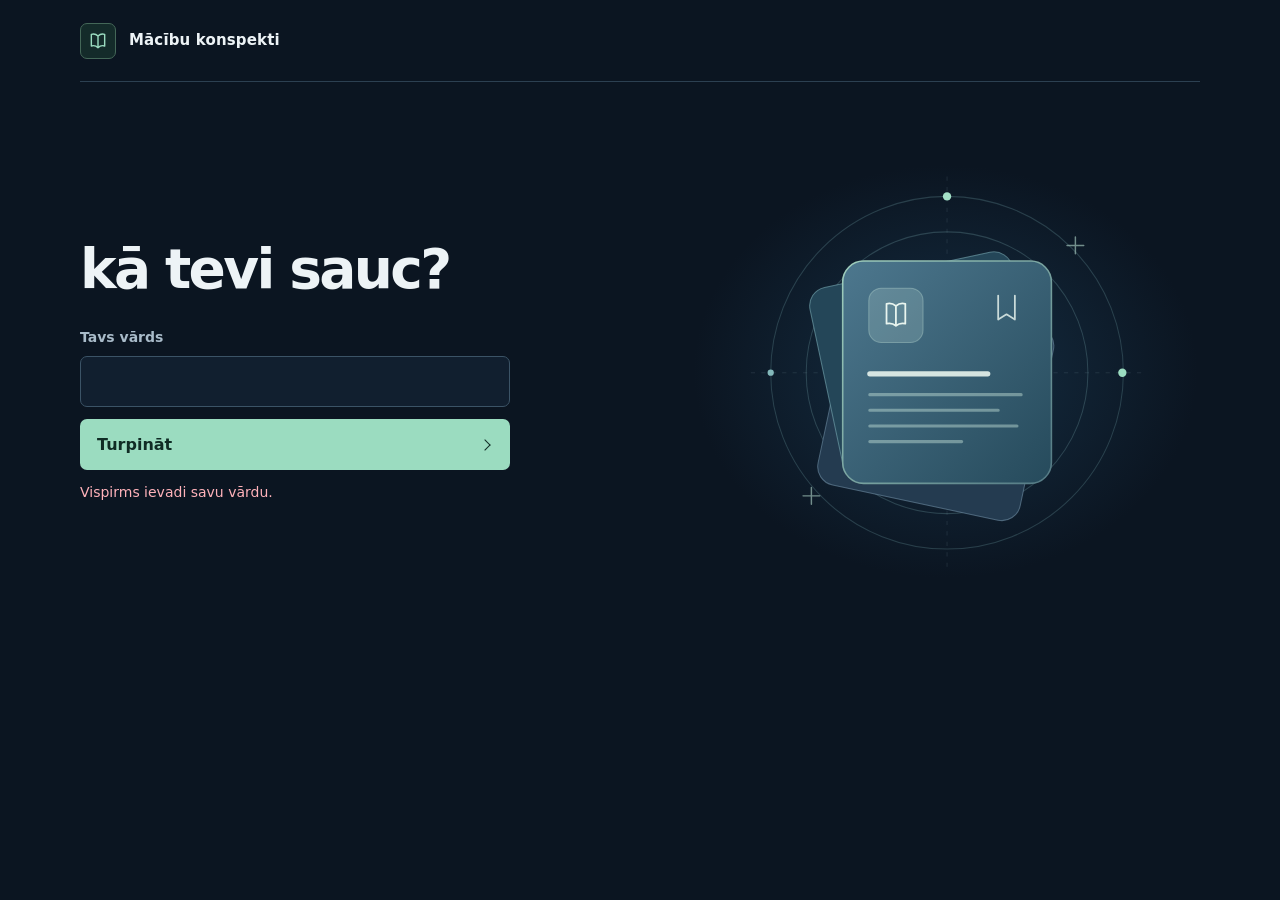
<file: precu-realizacijas-vadiba.html>
<!doctype html>
<html lang="lv">
  <head>
    <meta charset="utf-8" />
    <meta name="viewport" content="width=device-width, initial-scale=1" />
    <meta name="theme-color" content="#f6f5f1" />
    <meta
      name="description"
      content="Preču realizācijas vadības konspekts 1. kontroldarbam: tirgus un klienta vērtība, pircēju uzvedība, segmentēšana, CRM, inovācijas un realizācijas instrumenti."
    />
    <title>Preču realizācijas vadība — 1. KD konspekts</title>
    <style>
      html:not([data-study-access]) {
        visibility: hidden !important;
      }
    </style>
    <noscript>
      <meta http-equiv="refresh" content="0;url=index.html?login=required" />
    </noscript>
    <script>
      (() => {
        const AUTH = "macibas.auth.v1";
        const ENTRY = "macibas.entry.v1";

        function checkAccess() {
          let allowed = false;
          try {
            const auth = JSON.parse(sessionStorage.getItem(AUTH) || "null");
            const validUser =
              auth &&
              typeof auth.id === "string" &&
              auth.id.length === 32 &&
              ["Toms", "Arta", "Gabriēla"].includes(auth.name);
            const url = new URL(location.href);
            const entryToken = url.searchParams.get("entry");

            if (validUser && entryToken) {
              const entry = JSON.parse(sessionStorage.getItem(ENTRY) || "null");
              allowed = !!(
                entry &&
                entry.token === entryToken &&
                entry.session === auth.id &&
                entry.path === location.pathname &&
                Number.isFinite(entry.expires) &&
                entry.expires > Date.now()
              );

              if (allowed) {
                // Vienreizējo ieejas atļauju patērē; pārlādei saglabā vēstures ierakstu.
                sessionStorage.removeItem(ENTRY);
                url.searchParams.delete("entry");
                history.replaceState(
                  {
                    ...history.state,
                    macibasAccess: {
                      session: auth.id,
                      path: location.pathname,
                    },
                  },
                  "",
                  url.href,
                );
              }
            } else if (validUser) {
              const grant = history.state && history.state.macibasAccess;
              allowed = !!(
                grant &&
                grant.session === auth.id &&
                grant.path === location.pathname
              );
            }
          } catch {
            allowed = false;
          }

          document.documentElement.toggleAttribute(
            "data-study-access",
            allowed,
          );
          if (!allowed) {
            try {
              sessionStorage.removeItem(AUTH);
              sessionStorage.removeItem(ENTRY);
            } catch {}
            location.replace("index.html?login=required");
          }
        }

        window.addEventListener("pagehide", () => {
          document.documentElement.removeAttribute("data-study-access");
        });
        window.addEventListener("pageshow", checkAccess);
        checkAccess();
      })();
    </script>

    <style>
      :root {
        color-scheme: light;
        --bg: #f6f5f1;
        --fg: #2a2f35;
        --muted: #5c6470;
        --line: #cdd1d7;
        --soft: #e9edf1;
        --accent: #405c78;
        --bar: #f6f5f1;
        --mark: #e6dfb5;
        --size: 16px;
        --top: 58px;
      }
      * {
        box-sizing: border-box;
      }
      html {
        scroll-padding-top: calc(var(--top) + 12px);
      }
      body {
        margin: 0;
        background: var(--bg);
        color: var(--fg);
        font:
          var(--size)/1.5 system-ui,
          -apple-system,
          BlinkMacSystemFont,
          "Segoe UI",
          sans-serif;
        overflow-wrap: break-word;
      }
      body.dark {
        color-scheme: dark;
        --bg: #1d2228;
        --fg: #e2e5e8;
        --muted: #b1bac7;
        --line: #485360;
        --soft: #2a333e;
        --accent: #aec5dd;
        --bar: #1d2228;
        --mark: #665e2e;
      }
      a {
        color: var(--accent);
        text-underline-offset: 3px;
      }
      button,
      input {
        font: inherit;
      }
      button {
        color: var(--fg);
        background: var(--soft);
        border: 1px solid var(--line);
        border-radius: 5px;
        min-height: 38px;
        cursor: pointer;
      }
      button:focus-visible,
      a:focus-visible,
      input:focus-visible {
        outline: 2px solid var(--accent);
        outline-offset: 2px;
      }
      button:hover {
        border-color: var(--accent);
      }
      .toolbar {
        position: sticky;
        top: 0;
        z-index: 20;
        background: var(--bar);
        border-bottom: 1px solid var(--line);
        padding: 7px 12px;
      }
      .toolbar-inner {
        max-width: 820px;
        margin: auto;
        display: flex;
        gap: 7px;
        align-items: center;
      }
      .search-wrap {
        position: relative;
        flex: 1;
        min-width: 0;
      }
      .search-wrap input {
        width: 100%;
        height: 40px;
        padding: 7px 37px 7px 10px;
        border: 1px solid var(--line);
        border-radius: 5px;
        color: var(--fg);
        background: var(--bg);
        font-size: 16px;
        appearance: none;
      }
      .search-wrap input::-webkit-search-cancel-button {
        display: none;
      }
      .clear {
        position: absolute;
        right: 1px;
        top: 1px;
        min-width: 34px;
        border: 0;
        background: transparent;
        font-size: 23px;
        line-height: 1;
      }
      .toc-toggle {
        padding: 0 10px;
        height: 40px;
      }
      .panel {
        position: fixed;
        top: var(--top);
        left: 0;
        right: 0;
        z-index: 19;
        background: var(--bar);
        border-bottom: 1px solid var(--line);
        box-shadow: 0 7px 14px #0002;
        max-height: min(70vh, 620px);
        overflow: auto;
        overscroll-behavior: contain;
      }
      .panel-inner {
        max-width: 844px;
        margin: auto;
        padding: 10px 12px;
      }
      .panel[hidden],
      button[hidden] {
        display: none;
      }
      .result {
        display: block;
        padding: 10px 2px;
        border-top: 1px solid var(--line);
        color: var(--fg);
        text-decoration: none;
      }
      .result strong {
        display: block;
        font-size: 0.97em;
      }
      .result small {
        display: block;
        color: var(--muted);
        font-size: 0.84em;
        line-height: 1.45;
        margin-top: 2px;
      }
      .result:hover,
      .result:focus {
        background: var(--soft);
      }
      .result-meta {
        font-size: 0.82em;
        color: var(--muted);
        margin: 0 0 7px;
      }
      .toc-links {
        display: grid;
        gap: 2px;
      }
      .toc-links a {
        font-size: 0.94em;
        text-decoration: none;
        padding: 6px 2px;
      }
      .toc-group {
        font-size: 0.8em;
        font-weight: 700;
        color: var(--muted);
        margin: 10px 0 1px;
      }
      .prefs {
        display: flex;
        align-items: center;
        flex-wrap: wrap;
        gap: 8px;
        padding: 9px 0;
        border-bottom: 1px solid var(--line);
        font-size: 0.88em;
      }
      .prefs button {
        padding: 2px 10px;
      }
      .prefs label {
        display: flex;
        align-items: center;
        gap: 5px;
        min-height: 38px;
      }
      .prefs input {
        width: 18px;
        height: 18px;
      }
      main {
        max-width: 844px;
        margin: auto;
        padding: 16px 12px 26px;
      }
      header h1 {
        font-size: 1.65em;
        line-height: 1.2;
        letter-spacing: -0.025em;
        margin: 0 0 8px;
      }
      header p {
        margin: 7px 0;
      }
      .intro {
        font-size: 0.93em;
        color: var(--muted);
      }
      .group-title {
        font-size: 0.81em;
        letter-spacing: 0.04em;
        text-transform: uppercase;
        margin: 29px 0 0;
        color: var(--accent);
        font-weight: 700;
        border-top: 2px solid var(--line);
        padding-top: 11px;
      }
      .chapter {
        padding-top: 17px;
        padding-bottom: 6px;
        border-bottom: 1px solid var(--line);
        scroll-margin-top: 12px;
      }
      .chapter:last-child {
        border: 0;
      }
      .chapter h2 {
        font-size: 1.25em;
        line-height: 1.3;
        letter-spacing: -0.015em;
        margin: 0 0 10px;
      }
      .num {
        font-variant-numeric: tabular-nums;
        color: var(--muted);
        font-size: 0.78em;
        margin-right: 7px;
        font-weight: 500;
      }
      h3 {
        font-size: 1.03em;
        line-height: 1.35;
        margin: 16px 0 6px;
      }
      p {
        margin: 8px 0;
      }
      ul,
      ol {
        padding-left: 21px;
        margin: 8px 0;
      }
      li {
        padding-left: 1px;
        margin: 4px 0;
      }
      dl {
        margin: 8px 0;
      }
      dt {
        font-weight: 650;
        margin-top: 9px;
      }
      dd {
        margin: 2px 0 8px;
      }
      .compact dt {
        margin-top: 6px;
      }
      .compact dd {
        margin-bottom: 5px;
      }
      .key {
        padding: 8px 10px;
        border-left: 3px solid var(--accent);
        background: var(--soft);
        font-size: 0.95em;
        margin: 12px 0;
      }
      .example {
        border-left: 2px solid var(--line);
        padding: 1px 0 1px 10px;
        margin: 12px 0;
        font-size: 0.94em;
      }
      .example p {
        margin: 7px 0;
      }
      .note {
        font-size: 0.85em;
        color: var(--muted);
      }
      .source {
        font-size: 0.75em;
        color: var(--muted);
        margin: 12px 0 5px;
      }
      .formula {
        font-size: 0.94em;
        line-height: 1.65;
        background: var(--soft);
        padding: 8px 10px;
        margin: 10px 0;
      }
      .matrix {
        display: grid;
        grid-template-columns: 1fr 1fr;
        border-top: 1px solid var(--line);
        border-left: 1px solid var(--line);
        font-size: 0.89em;
        margin: 11px 0;
      }
      .matrix > div {
        padding: 9px 8px;
        border-bottom: 1px solid var(--line);
        border-right: 1px solid var(--line);
      }
      .matrix .axis {
        padding: 6px 8px;
        background: var(--soft);
        font-size: 0.84em;
        font-weight: 600;
      }
      .matrix strong {
        display: inline-block;
        margin-bottom: 3px;
      }
      table {
        border-collapse: collapse;
        width: 100%;
        font-size: 0.9em;
        margin: 10px 0;
      }
      th,
      td {
        text-align: left;
        padding: 7px 8px;
        border-bottom: 1px solid var(--line);
        vertical-align: top;
      }
      th {
        background: var(--soft);
        font-weight: 600;
      }
      th:last-child,
      td:last-child {
        width: 32%;
      }
      .diagram {
        margin: 12px 0 10px;
        padding: 0;
      }
      .diagram svg {
        width: 100%;
        max-width: 400px;
        display: block;
        margin: 0 auto;
        height: auto;
      }
      .lines {
        fill: none;
        stroke: var(--muted);
        stroke-width: 1.5;
      }
      .dash {
        stroke-dasharray: 4 3;
      }
      .boxes rect {
        fill: var(--soft);
        stroke: var(--line);
        rx: 3;
      }
      .labels {
        fill: var(--fg);
        font:
          12px system-ui,
          sans-serif;
        text-anchor: middle;
      }
      .diagram figcaption {
        font-size: 0.76em;
        color: var(--muted);
        margin-top: 3px;
        text-align: center;
      }
      .phase-list li {
        margin: 5px 0;
      }
      .sources {
        font-size: 0.9em;
      }
      .visited-target {
        animation: targetflash 1.7s ease-out;
      }
      mark {
        background: var(--mark);
        color: inherit;
      }
      .bottom-link {
        display: inline-block;
        margin-top: 15px;
        font-size: 0.9em;
      }
      .noscript {
        font-size: 0.85em;
        color: var(--muted);
      }
      @keyframes targetflash {
        0%,
        40% {
          background: var(--soft);
        }
        100% {
          background: transparent;
        }
      }
      @media (min-width: 700px) {
        main {
          padding: 22px 24px 40px;
        }
        .toolbar {
          padding-left: 24px;
          padding-right: 24px;
        }
        .panel-inner {
          padding: 12px 24px;
        }
        .toc-links {
          grid-template-columns: 1fr 1fr;
          column-gap: 20px;
        }
        .toc-group {
          grid-column: 1/-1;
        }
        .chapter {
          padding-top: 22px;
        }
        .matrix {
          font-size: 0.95em;
        }
      }
      @media (prefers-reduced-motion: reduce) {
        * {
          animation: none !important;
          scroll-behavior: auto !important;
        }
      }
      @media print {
        .toolbar,
        .panel,
        .bottom-link {
          display: none !important;
        }
        main {
          max-width: none;
          padding: 0;
        }
        body,
        body.dark {
          --bg: white;
          --fg: #111;
          --muted: #444;
          --line: #aaa;
          --soft: #f2f2f2;
          --accent: #222;
          font-size: 11pt;
          background: white;
          color: #111;
        }
        .chapter {
          break-inside: auto;
        }
        .chapter h2,
        h3 {
          break-after: avoid;
        }
        .diagram,
        .matrix,
        table,
        .example,
        .key {
          break-inside: avoid;
        }
        .group-title {
          margin-top: 20px;
        }
      }

      .toolbar,
      .panel {
        font-size: 16px;
      }
      .back {
        flex: 0 0 auto;
        display: flex;
        align-items: center;
        justify-content: center;
        height: 40px;
        padding: 0 7px;
        text-decoration: none;
        color: var(--fg);
        font-size: 14px;
        border: 1px solid var(--line);
        border-radius: 5px;
        background: var(--soft);
      }
      .chapter h2 {
        display: flex;
        align-items: flex-start;
        gap: 0.7em;
      }
      .chapter h2 > .num {
        flex: 0 0 2.1ch;
        margin: 0.14em 0 0;
        font-size: 0.75em;
        line-height: 1.5;
      }
      .chapter h2 > .chapter-title {
        min-width: 0;
      }
      .chapter h2:focus {
        outline: none;
      }
      .chapter h2:focus-visible {
        outline: 2px solid var(--accent);
        outline-offset: 4px;
      }
      .source {
        font-size: max(10px, 0.76em);
      }
      .note {
        font-size: max(10px, 0.85em);
      }
      .group-title {
        font-size: max(10px, 0.81em);
      }
      .diagram figcaption {
        font-size: max(10px, 0.78em);
      }
      .matrix,
      table {
        font-size: max(10px, 0.9em);
      }
      .key,
      .example,
      .formula,
      .intro,
      .sources {
        font-size: max(10px, 0.94em);
      }
      th:last-child,
      td:last-child {
        width: auto;
      }
      .flow {
        display: grid;
        grid-template-columns: 1fr 1fr 1fr;
        gap: 6px;
        font-size: max(10px, 0.86em);
        line-height: 1.4;
        margin: 12px 0;
      }
      .flow > span {
        background: var(--soft);
        border-top: 2px solid var(--accent);
        padding: 8px 7px;
      }
      .flow strong {
        display: block;
      }
      .flow br {
        display: none;
      }
      @media print {
        .back {
          display: none;
        }
        .flow {
          break-inside: avoid;
        }
      }
    </style>
  </head>
  <body id="sakums">
    <div class="toolbar">
      <div class="toolbar-inner">
        <a
          class="back"
          href="index.html"
          aria-label="Atpakaļ uz konspektu izvēli"
          >Atpakaļ</a
        >
        <div class="search-wrap">
          <label
            for="search"
            style="
              position: absolute;
              width: 1px;
              height: 1px;
              overflow: hidden;
              clip-path: inset(50%);
            "
            >Meklēt visā konspektā</label
          ><input
            id="search"
            type="search"
            placeholder="Meklēt konspektā…"
            autocomplete="off"
            spellcheck="false"
            aria-controls="search-panel"
            aria-expanded="false"
          /><button
            id="clear"
            class="clear"
            type="button"
            aria-label="Notīrīt meklējumu"
            hidden
          >
            ×
          </button>
        </div>
        <button
          id="toc-toggle"
          class="toc-toggle"
          type="button"
          aria-controls="toc-panel"
          aria-expanded="false"
        >
          Saturs
        </button>
      </div>
    </div>
    <div
      id="search-panel"
      class="panel"
      role="region"
      aria-label="Meklēšanas rezultāti"
      hidden
    >
      <div class="panel-inner">
        <p
          id="result-status"
          class="result-meta"
          role="status"
          aria-live="polite"
        ></p>
        <div id="results"></div>
      </div>
    </div>
    <nav id="toc-panel" class="panel" aria-label="Konspekta saturs" hidden>
      <div class="panel-inner">
        <div class="prefs">
          <span>Teksts</span
          ><button id="smaller" type="button" aria-label="Samazināt tekstu">
            A−</button
          ><span id="font-status">16 px</span
          ><button id="larger" type="button" aria-label="Palielināt tekstu">
            A+</button
          ><label><input id="night" type="checkbox" />Tumšs fons</label
          ><small>10–22 px</small>
        </div>
        <div class="toc-links">
          <div class="toc-group">Tirgus un klienta vērtība</div>
          <a href="#realizacijas-butiba" data-jump="realizacijas-butiba"
            >01. Realizācijas vadība un mārketinga loma</a
          >
          <a href="#vajadziba-pieprasijums" data-jump="vajadziba-pieprasijums"
            >02. Vajadzība, vēlme, motīvs un pieprasījums</a
          >
          <a href="#orientaciju-attistiba" data-jump="orientaciju-attistiba"
            >03. Uzņēmuma orientācijas attīstība</a
          >
          <a href="#moderna-pardosana" data-jump="moderna-pardosana"
            >04. Sešas modernās pārdošanas iezīmes</a
          >
          <a href="#produkta-limeni" data-jump="produkta-limeni"
            >05. Produkts un klienta vērtības līmeņi</a
          >
          <a
            href="#prece-pakalpojums-serviss"
            data-jump="prece-pakalpojums-serviss"
            >06. Prece, pakalpojums un pavadošais serviss</a
          >
          <a href="#precu-klasifikacija" data-jump="precu-klasifikacija"
            >07. Preču iedalījums un pircēja iesaiste</a
          >
          <a href="#komplekss-piedavajums" data-jump="komplekss-piedavajums"
            >08. Kompleksi piedāvājumi, pielāgošana un know-how</a
          >
          <div class="toc-group">Inovācija un konkurētspēja</div>
          <a href="#inovacija" data-jump="inovacija"
            >09. Inovācija un tās pieņemšana</a
          >
          <a href="#desmit-inovaciju-tipi" data-jump="desmit-inovaciju-tipi"
            >10. Desmit inovāciju tipi</a
          >
          <div class="toc-group">Tirgus dalībnieki un pirkšana</div>
          <a
            href="#strategiskais-trijsturis"
            data-jump="strategiskais-trijsturis"
            >11. Stratēģiskais trijstūris un realizācijas dalībnieki</a
          >
          <a href="#pardosanas-tipi" data-jump="pardosanas-tipi"
            >12. Pārdošanas lomu un uzdevumu tipi</a
          >
          <a href="#b2c-b2b" data-jump="b2c-b2b"
            >13. B2C un B2B pirkumu atšķirības</a
          >
          <a href="#pirksanas-lomas" data-jump="pirksanas-lomas"
            >14. Pircējs, lietotājs un pirkšanas centrs</a
          >
          <a href="#b2b-process" data-jump="b2b-process"
            >15. B2B pirkšanas process un pirkšanas režģis</a
          >
          <a href="#b2b-kriteriji" data-jump="b2b-kriteriji"
            >16. B2B izvēles kritēriji un uztvertā vērtība</a
          >
          <div class="toc-group">Pircēja uzvedība un tās izpēte</div>
          <a href="#pateretaja-process" data-jump="pateretaja-process"
            >17. Patērētāja ceļš līdz pirkumam</a
          >
          <a href="#psihologiskie-faktori" data-jump="psihologiskie-faktori"
            >18. Motivācija, uztvere, attieksme un risks</a
          >
          <a
            href="#personigas-socialas-ietekmes"
            data-jump="personigas-socialas-ietekmes"
            >19. Personiskās un sociālās ietekmes</a
          >
          <a href="#uzvedibas-izpete" data-jump="uzvedibas-izpete"
            >20. Uzvedības „melnā kaste” un izpētes metodes</a
          >
          <a href="#ietekmetaji" data-jump="ietekmetaji"
            >21. Eksperti, ietekmētāji un modelis 1 : 9 : 90</a
          >
          <div class="toc-group">Segmentēšana un individualizācija</div>
          <a href="#segmentesanas-butiba" data-jump="segmentesanas-butiba"
            >22. Segmentēšana un mērķa grupas izvēle</a
          >
          <a href="#segmentesanas-kriteriji" data-jump="segmentesanas-kriteriji"
            >23. B2C un B2B segmentēšanas kritēriji</a
          >
          <a href="#individuals-marketings" data-jump="individuals-marketings"
            >24. No masu pieejas līdz „viens pret vienu”</a
          >
          <div class="toc-group">Uzņēmuma vadīšana un attiecības</div>
          <a href="#triades-koncepcija" data-jump="triades-koncepcija"
            >25. Mārketinga divējādā izpratne un triāde</a
          >
          <a
            href="#tirgus-orientacijas-prasibas"
            data-jump="tirgus-orientacijas-prasibas"
            >26. Pieci orientācijas virzieni un desmit prasības</a
          >
          <a
            href="#apmierinatiba-lojalitate"
            data-jump="apmierinatiba-lojalitate"
            >27. Tuvība klientam, apmierinātība un lojalitāte</a
          >
          <a href="#realizacijas-vaditajs" data-jump="realizacijas-vaditajs"
            >28. Realizācijas vadītāja atbildība</a
          >
          <a href="#crm" data-jump="crm"
            >29. CRM — vienota klientu attiecību pieeja</a
          >
          <a href="#datubazes-marketings" data-jump="datubazes-marketings"
            >30. Datu bāzes mārketings</a
          >
          <div class="toc-group">Mārketinga un realizācijas instrumenti</div>
          <a href="#politika-instrumenti" data-jump="politika-instrumenti"
            >31. Politika, stratēģija un instrumentārijs</a
          >
          <a href="#pieprasijuma-stavokli" data-jump="pieprasijuma-stavokli"
            >32. Pieprasījuma stāvoklis un atbilstošā rīcība</a
          >
          <a href="#mikss" data-jump="mikss"
            >33. 4P un politiku savstarpējā saistība</a
          >
          <a href="#piedavajuma-politika" data-jump="piedavajuma-politika"
            >34. Piedāvājuma, sortimenta un servisa politika</a
          >
          <a href="#darijuma-politika" data-jump="darijuma-politika"
            >35. Cena un darījuma nosacījumi</a
          >
          <a href="#noieta-politika" data-jump="noieta-politika"
            >36. Četras noieta / realizācijas politikas daļas</a
          >
          <a href="#ecr" data-jump="ecr">37. Datu integrācija un ECR</a>
          <a href="#komunikaciju-politika" data-jump="komunikaciju-politika"
            >38. Komunikācija, zīmols un instrumentu grupas</a
          >
          <a href="#instrumentu-saskanosana" data-jump="instrumentu-saskanosana"
            >39. Instrumentu kombinēšana un sinerģija</a
          >
          <div class="toc-group">Atšķirības nozarēs un digitālajā vidē</div>
          <a href="#plasa-paterina-tirgus" data-jump="plasa-paterina-tirgus"
            >40. Plaša patēriņa preču tirgus</a
          >
          <a href="#push-pull" data-jump="push-pull"
            >41. Push un Pull stratēģijas</a
          >
          <a href="#razosanas-tirgus" data-jump="razosanas-tirgus"
            >42. Ražošanas līdzekļu tirgus īpatnības</a
          >
          <a href="#pakalpojumi-iestades" data-jump="pakalpojumi-iestades"
            >43. Tirdzniecība, pakalpojumi un nekomerciālas organizācijas</a
          >
          <a href="#internets-daudzkanalu" data-jump="internets-daudzkanalu"
            >44. Internets un daudzkanālu realizācija</a
          >
          <div class="toc-group">Atkārtošanai</div>
          <a href="#atkartojums" data-jump="atkartojums"
            >45. Īsais atkārtojums un jēdzienu atšķirības</a
          >
          <a href="#avoti" data-jump="avoti">46. Avoti un konspekta robežas</a>
        </div>
      </div>
    </nav>
    <main>
      <header>
        <h1>Preču realizācijas vadība</h1>
        <p><strong>1. kontroldarba konspekts</strong></p>
        <p class="intro">
          Galvenās idejas no pieciem materiāliem: 1.1.1., 1.1.2., 1.2., 1.3. un
          2.1. Atkārtojumi apvienoti; termini un modeļu atšķirības izskaidrotas
          kopā.
        </p>
        <p class="intro">
          Meklē arī bez garumzīmēm. Sadaļā „Saturs” maini fonu un teksta lielumu
          (10–22 px).
        </p>
      </header>
      <div class="group-title">Tirgus un klienta vērtība</div>
      <section
        class="chapter"
        id="realizacijas-butiba"
        data-keywords="PRV definīcija mārketings pārdošana noiets distribūcija izplatīšana realizācija"
      >
        <h2 tabindex="-1">
          <span class="num">01</span>
          <span class="chapter-title"
            >Realizācijas vadība un mārketinga loma</span
          >
        </h2>
        <div class="content">
          <p>
            <strong>Preču realizācijas vadība</strong> ir uz tirgu un klientu
            orientēta plānošana, organizēšana, īstenošana un kontrole. Tā veido
            piemērotu piedāvājumu, nodrošina tā pieejamību un pārdošanu un vada
            attiecības ar klientiem un partneriem. Mērķis ir vienlaikus
            <strong
              >radīt vērtību klientam un sasniegt uzņēmuma realizācijas
              mērķus</strong
            >.
          </p>
          <dl class="compact">
            <dt>Mārketings</dt>
            <dd>
              Visa uzņēmuma darbības saskaņošana ar tirgu: izprast vajadzības,
              izveidot vērtīgu piedāvājumu un ietekmēt tā izvēli. Tas ir arī
              vadīšanas domāšanas veids, ne tikai reklāmas nodaļas darbs.
            </dd>
            <dt>Noiets / realizācija plašā nozīmē</dt>
            <dd>
              Visas darbības, kas nogādā preces un pakalpojumus līdz klientam:
              gan darījuma veicināšana, gan fiziskā sadale un attiecību
              uzturēšana.
            </dd>
            <dt>Pārdošana šaurā nozīmē</dt>
            <dd>
              Klienta pārliecināšana un darījuma panākšana. Tā ir viena no
              realizācijas pamatfunkcijām.
            </dd>
            <dt>Izplatīšana / distribūcija</dt>
            <dd>
              Kanāli un piegādes organizēšana, ar kuriem piedāvājums nonāk pie
              klienta; īpaši uzsver sadales un loģistikas pusi.
            </dd>
          </dl>
          <p class="key">
            Vajadzība → vērtības piedāvājums → realizācijas sistēma → darījums →
            klienta pieredze un apmierinātība → attiecības un atkārtots pirkums.
          </p>
          <p>
            Mārketings dod pārdošanai tirgus izpratni, produktu, cenu ietvaru un
            komunikācijas atbalstu. Pārdošana savukārt dod mārketingam
            informāciju par klientu vajadzībām, iebildumiem un konkurentiem.
            Abas darbības jāsaskaņo.
          </p>
        </div>
        <p class="source">Avots: 1.1.1 · 2.–10. lpp.; 1.3 · 18.–22. lpp.</p>
      </section>
      <section
        class="chapter"
        id="vajadziba-pieprasijums"
        data-keywords="vajadzības vēlmes motivācija motīvs pirktspēja pieprasījums piedāvājums transakcija tirgus"
      >
        <h2 tabindex="-1">
          <span class="num">02</span>
          <span class="chapter-title"
            >Vajadzība, vēlme, motīvs un pieprasījums</span
          >
        </h2>
        <div class="content">
          <dl class="compact">
            <dt>Vajadzība</dt>
            <dd>
              Izjusta atšķirība starp esošo un vēlamo stāvokli, piemēram,
              nepieciešamība pārvietoties.
            </dd>
            <dt>Vēlme</dt>
            <dd>
              Konkrēts vajadzības apmierināšanas veids: velosipēds, auto vai
              cits risinājums.
            </dd>
            <dt>Motīvs</dt>
            <dd>
              Iemesls un pamudinājums rīkoties. Viena vajadzība var radīt
              dažādus pirkšanas motīvus.
            </dd>
            <dt>Pieprasījums</dt>
            <dd>
              Vajadzība vai vēlme, kuru pircējs spēj un ir gatavs īstenot tirgū.
              Izvēli ierobežo nauda, kredīta pieejamība, laiks un citi apstākļi.
            </dd>
          </dl>
          <p>
            Vajadzību līmeņi materiālā:
            <strong
              >eksistence, ierastā dzīvesveida uzturēšana, piederība,
              cieņa/statuss un pašrealizācija</strong
            >. Tie palīdz saprast meklēto labumu. Vajadzība pati par sevi vēl
            nenodrošina pirkumu: vajadzīgs pamudinājums, risinājuma izvēle un
            iespēja samaksāt.
          </p>
          <p>
            <strong>Apmaiņa</strong> iespējama, ja ir vismaz divas ieinteresētas
            puses, katrai ir otrai vērtīgs piedāvājums un puses spēj sazināties
            un to nodot. Preces apmaiņa pret naudu ir transakcija.
          </p>
          <p>
            <strong>Tirgus</strong> var nozīmēt fizisku tirdzniecības vietu,
            virtuālu apmaiņas vidi, faktisko un potenciālo pircēju/pārdevēju
            kopumu vai noteiktas produktu kategorijas tirgu. Piedāvājuma un
            pieprasījuma attiecības regulē arī cena.
          </p>
          <p class="key">
            Realizācijas vadītājam jāzina ne tikai „ko klients pērk?”, bet „kādu
            vajadzību, kāda motīva dēļ un ar kādām iespējām viņš to dara?”.
          </p>
        </div>
        <p class="source">Avots: 1.1.1 · 11.–23. lpp.</p>
      </section>
      <section
        class="chapter"
        id="orientaciju-attistiba"
        data-keywords="ražošanas produkta pārdošanas tirgus klientorientācija attiecību sociālais zaļais digitālais vēsture Mefferts Kotlers"
      >
        <h2 tabindex="-1">
          <span class="num">03</span>
          <span class="chapter-title">Uzņēmuma orientācijas attīstība</span>
        </h2>
        <div class="content">
          <dl>
            <dt>Ražošanas orientācija</dt>
            <dd>
              Galvenais ir efektīvi un lēti ražot lielā apjomā; pieņem, ka
              produkcijai atradīsies pircējs. Klienta konkrētās vēlmes nav
              sākumpunkts.
            </dd>
            <dt>Produkta orientācija</dt>
            <dd>
              Uzmanība koncentrēta uz pašu produktu un tā pilnveidi. Labs
              tehniskais risinājums vēl nenozīmē atbilstību tirgus vajadzībai.
            </dd>
            <dt>Pārdošanas / noieta orientācija</dt>
            <dd>
              Jāpārdod jau saražotais. Spiediens uz pārdošanu var novest pie
              uzstājīgiem „hard sell” paņēmieniem un uzticības zaudēšanas.
            </dd>
            <dt>Tirgus / klienta orientācija</dt>
            <dd>
              Sāk ar klienta problēmu un tirgus izpēti; pēc tam pielāgo
              produktu, cenu, kanālus un komunikāciju.
            </dd>
            <dt>Attiecību un sociāli atbildīga orientācija</dt>
            <dd>
              Svarīga ir ilgtermiņa uzticība, lojalitāte, sabiedrības labklājība
              un ietekme uz vidi.
            </dd>
            <dt>Digitāli un sociāli savienots mārketings</dt>
            <dd>
              Izmanto datus, platformas, sociālos medijus, personalizāciju un
              dialogu reāllaikā. Informācijas pārbagātība vienlaikus apgrūtina
              uzmanības iegūšanu.
            </dd>
          </dl>
          <p class="key">
            Pārdošanas orientācija: „Kā pārdot to, ko ražojam?” Tirgus
            orientācija: „Ko piedāvāt, lai atrisinātu klienta vajadzību?”
          </p>
          <p>
            Vēsturiskās fāzes pārklājas. Materiāli rāda pāreju no
            industrializācijas un masu ražošanas uz 4P instrumentiem,
            stratēģisku vadīšanu, e-komerciju un CRM. Mūsdienu kursa izpratnē
            tirgus izpratne, klienta vērtība, attiecības un digitālā
            mijiedarbība darbojas kopā.
          </p>
          <p>
            Uzņēmums var arī orientēties galvenokārt uz īpašnieka ideju,
            pētījumiem, īstermiņa akciju vērtību vai politisku plānu. Ja šie
            mērķi aizstāj klienta vajadzību izpratni, uzņēmums nav pilnvērtīgi
            orientēts uz tirgu.
          </p>
          <p class="note">
            Sociālā atbildība aptver arī sociālo mārketingu (sabiedrībai
            labvēlīgas uzvedības veicināšanu), zaļo mārketingu un dažādu
            kultūras grupu vajadzību ievērošanu.
          </p>
        </div>
        <p class="source">Avots: 1.1.1 · 25.–32. lpp.; 1.3 · 4.–16. lpp.</p>
      </section>
      <section
        class="chapter"
        id="moderna-pardosana"
        data-keywords="modernā pārdošana sešas 6 KAM Key Account Management Pareto 80 20 klientu portfelis risinājumu pārdošana"
      >
        <h2 tabindex="-1">
          <span class="num">04</span>
          <span class="chapter-title">Sešas modernās pārdošanas iezīmes</span>
        </h2>
        <div class="content">
          <ol>
            <li>
              <strong>Klientu portfeļa vadība.</strong> Klienti atšķiras pēc
              apjoma, rentabilitātes, potenciāla un apkalpošanas izmaksām.
              Resursus sadala atbilstoši vērtībai; nozīmīgākajiem izmanto
              galveno klientu vadību jeb <strong>KAM</strong>. Mazāk rentabliem
              vispirms optimizē apkalpošanu.
            </li>
            <li>
              <strong>Datu un zināšanu pārvaldība.</strong> Vienoti CRM dati,
              analītika, pieredzes koplietošana un digitāla procesa integrācija.
              MI palīdz prognozēt un automatizēt, bet vajadzīgi kvalitatīvi dati
              un profesionāls spriedums.
            </li>
            <li>
              <strong>Klientu attiecību vadība.</strong> Mērķis ir abpusēji
              vērtīga ilgtermiņa sadarbība, ne tikai nākamais darījums.
              Attiecības turpinās arī pēc pirkuma.
            </li>
            <li>
              <strong>Pārdošanas un mārketinga integrācija.</strong> Pārdevējs
              piedalās piedāvājuma attīstībā un nodod tirgus informāciju pārējām
              funkcijām; klātienes un digitālie kanāli papildina cits citu.
            </li>
            <li>
              <strong>Problēmu un risinājumu pārdošana.</strong> Pārdevējs
              darbojas kā konsultants: izprot situāciju, nosaka kritērijus un
              piedāvā preces, pakalpojumu, zināšanu un servisa kopumu.
            </li>
            <li>
              <strong>Klienta vērtības radīšana.</strong> Pamato konkrēto
              ieguvumu: ietaupītu laiku, zemākas izmaksas, mazāku risku, lielāku
              produktivitāti vai ērtumu.
            </li>
          </ol>
          <p class="key">
            Risinājumu pārdošana pasaka, <strong>kā pārdodam</strong>; klienta
            vērtība — <strong>kāpēc risinājums klientam ir vajadzīgs</strong>.
          </p>
          <p class="note">
            80/20 princips ir orientieris: neliela klientu daļa var radīt lielu
            pārdošanas daļu. 2026. gada materiāls uzsver, ka konkrētā proporcija
            jāpārbauda datos. „Klientu dzēšana” nenozīmē automātiski atteikties
            no visiem mazajiem klientiem.
          </p>
        </div>
        <p class="source">Avots: 1.1.1 · 33.–40. lpp.; 1.1.2 · 2.–10. lpp.</p>
      </section>
      <section
        class="chapter"
        id="produkta-limeni"
        data-keywords="produkts pamatprodukts vispārīgais sagaidāmais paplašinātais papildprodukts potenciālais reālais core actual augmented potential vērtība"
      >
        <h2 tabindex="-1">
          <span class="num">05</span>
          <span class="chapter-title">Produkts un klienta vērtības līmeņi</span>
        </h2>
        <div class="content">
          <p>
            <strong>Produkts</strong> plašā nozīmē ir vajadzības apmierināšanas
            piedāvājums. Tas var būt lietiska prece, pakalpojums, tiesība, ideja
            vai to kombinācija. Uzņēmumam produkts nes rezultātus, klientam —
            labumu.
          </p>
          <ol>
            <li>
              <strong>Pamatprodukts:</strong> galvenais labums, piemēram,
              pārvietošanās, nevis pats automobilis.
            </li>
            <li>
              <strong>Vispārīgais jeb kategorijas produkts:</strong> īpašības,
              kas ļauj piedāvājumu atpazīt kā konkrētās kategorijas produktu.
            </li>
            <li>
              <strong>Sagaidāmais produkts:</strong> ieguvumi un īpašības, kurus
              klients uzskata par pašsaprotamiem — atbilstoša kvalitāte,
              drošums, ērtums.
            </li>
            <li>
              <strong>Paplašinātais produkts:</strong> papildu vērtība un
              atšķirības — serviss, garantija, piegāde, konsultācija, zīmols.
            </li>
            <li>
              <strong>Potenciālais produkts:</strong> nākotnes attīstība, jaunas
              funkcijas un iespējamie uzlabojumi.
            </li>
          </ol>
          <p>
            Vēlākajos piemēros izmantota arī četru līmeņu versija:
            <strong
              >pamatprodukts → reālais produkts → papildprodukts → potenciālais
              produkts</strong
            >. Tā ir cita detalizācijas pakāpe, nevis atsevišķs preču
            iedalījums.
          </p>
          <p class="example">
            <strong>Skaidrojošs piemērs.</strong> Klients pērk ne tikai iekārtu,
            bet precīzu darbu, konkrētu tehnisko risinājumu, apmācības, rezerves
            daļu pieejamību un nākotnes modernizācijas iespēju.
          </p>
        </div>
        <p class="source">
          Avots: 1.1.1 · 41.–42. lpp.; 1.1.2 · 10.–12., 37., 39., 48. lpp.
        </p>
      </section>
      <section
        class="chapter"
        id="prece-pakalpojums-serviss"
        data-keywords="prece pakalpojums serviss nematerialitāte nesaglabājamība cilvēku lietu apkalpošana"
      >
        <h2 tabindex="-1">
          <span class="num">06</span>
          <span class="chapter-title"
            >Prece, pakalpojums un pavadošais serviss</span
          >
        </h2>
        <div class="content">
          <dl class="compact">
            <dt>Lietiska prece</dt>
            <dd>Materiāls, redzams un taustāms objekts.</dd>
            <dt>Pakalpojums</dt>
            <dd>
              Darbība vai tās radītais labums, kura vērtība galvenokārt nav
              materiāla objekta nodošana.
            </dd>
            <dt>Serviss</dt>
            <dd>
              Pamatpiedāvājumu pavadoša apkalpošana: konsultācija, pieraksts,
              atbalsts, piegādes koordinēšana vai pēcpārdošanas palīdzība.
            </dd>
          </dl>
          <p>
            Piedāvājums var būt prece viena pati, prece ar servisu, prece ar
            pakalpojumu, visu trīs kopums vai pakalpojums ar pavadošo servisu.
            Mainās materiālās daļas īpatsvars un mijiedarbības nozīme.
          </p>
          <p class="example">
            <strong>Materiāla piemērs.</strong> Ūdens ir prece; ūdens piegāde un
            notekūdeņu novadīšana ir pakalpojums; ērts klientu portāls un saziņa
            ir serviss. Klients novērtē visu kopumu.
          </p>
          <h3>Pakalpojumu vadīšanas īpatnības</h3>
          <p>
            Pakalpojums bieži ir netaustāms, nav uzkrājams kā preču krājums un
            tā kvalitāti pilnīgāk novērtē sniegšanas laikā vai pēc tās.
            Rezultātu ietekmē sniedzējs, klients un situācija, tādēļ grūtāk
            standartizēt kvalitāti, demonstrēt pārsvaru un pamatot cenu.
          </p>
          <p>
            Pakalpojumus iedala pēc saņēmēja — privātiem, ražošanas un
            sabiedriskiem mērķiem — un pēc objekta:
            <strong>cilvēku vai lietu apkalpošana</strong>. Var atšķirt klientam
            maksas un tieši neapmaksātus pakalpojumus; „bez maksas klientam”
            nenozīmē, ka sniegšanai nav izmaksu.
          </p>
          <p class="note">
            Agrākajos slaidos serviss bieži apzīmēts kā bezmaksas papildinājums;
            jaunākajā materiālā uzsvērta tā atbalsta funkcija. Klasificējot
            vienmēr paskaidro, kas ir pamatpiedāvājums un kas to papildina.
          </p>
        </div>
        <p class="source">
          Avots: 1.1.1 · 42.–52. lpp.; 1.1.2 · 12.–22., 43.–47. lpp.
        </p>
      </section>
      <section
        class="chapter"
        id="precu-klasifikacija"
        data-keywords="FMCG low high involvement patēriņa ražošanas sabiedriskas ilglaicīgas īslaicīgas ikdienas izvēles īpaša pasīvi meklētās kapitālpreces"
      >
        <h2 tabindex="-1">
          <span class="num">07</span>
          <span class="chapter-title"
            >Preču iedalījums un pircēja iesaiste</span
          >
        </h2>
        <div class="content">
          <p>
            Vienu preci var klasificēt pēc vairākiem kritērijiem vienlaikus.
            Jānosauc, <strong>pēc kādas pazīmes</strong> tā tiek iedalīta.
          </p>
          <dl>
            <dt>Pēc izmantošanas mērķa</dt>
            <dd>
              <strong>Patēriņa preces</strong> personīgām vajadzībām;
              <strong>ražošanas nozīmes preces</strong> citu produktu vai
              procesu nodrošināšanai;
              <strong>sabiedriskas nozīmes produkti</strong> kopīgām vajadzībām,
              piemēram, infrastruktūra.
            </dd>
            <dt>Pēc lietošanas ilguma</dt>
            <dd>
              <strong>Īslaicīgas</strong> lietošanas preces izlieto ātri;
              <strong>ilglaicīgas</strong> lieto vairākkārt un ilgstoši.
            </dd>
            <dt>Pēc pirkšanas uzvedības</dt>
            <dd>
              <strong>Ikdienas pieprasījuma preces</strong> pērk bieži un ar
              mazu salīdzināšanu. <strong>Izvēles preces</strong> salīdzina pēc
              cenas, kvalitātes un īpašībām.
              <strong>Īpaša pieprasījuma preces</strong> meklē noteikta zīmola
              vai unikāla labuma dēļ.
              <strong>Pasīvi meklētās preces</strong> parasti nesāk aktīvi
              meklēt bez vajadzības vai pamudinājuma.
            </dd>
            <dt>Pēc iesaistes</dt>
            <dd>
              <strong>Low involvement</strong> — mazāka informācijas meklēšana
              un vienkāršāks lēmums. <strong>High involvement</strong> —
              nozīmīgāks pirkums, lielāks uztvertais risks, vairāk
              salīdzināšanas un konsultāciju.
            </dd>
          </dl>
          <p>
            <strong>FMCG</strong> ir ātras aprites patēriņa preces: parasti
            samērā lētas, bieži pirktas un ātri izlietojamas. Daļēji izturīgas
            un ilglietojuma preces parasti pērk retāk; iesaiste bieži ir
            lielāka.
          </p>
          <p>
            Ražošanas preces ietver
            <strong
              >izejvielas, materiālus un komponentes, energonesējus un galvenos
              ražošanas līdzekļus</strong
            >
            (kapitālpreces). Tā pati prece, piemēram, dators, dažādos lietojumos
            var piederēt citam tirgum.
          </p>
          <p class="note">
            Angļu apzīmējumi izvēles un īpaša pieprasījuma precēm slaidos vietām
            lietoti nekonsekventi. Šeit kategorijas nošķirtas pēc aprakstītās
            pirkšanas uzvedības.
          </p>
        </div>
        <p class="source">
          Avots: 1.1.1 · 54.–55. lpp.; 1.1.2 · 24.–25., 35., 45.–47. lpp.
        </p>
      </section>
      <section
        class="chapter"
        id="komplekss-piedavajums"
        data-keywords="horizontālā vertikālā integrācija sistēma iekārta commodities design-in customized kastomizācija know-how līdzradīšana"
      >
        <h2 tabindex="-1">
          <span class="num">08</span>
          <span class="chapter-title"
            >Kompleksi piedāvājumi, pielāgošana un know-how</span
          >
        </h2>
        <div class="content">
          <h3>Trīs kompleksuma līmeņi</h3>
          <ul>
            <li>
              <strong>Produkta līmenis:</strong> atsevišķa detaļa, modulis vai
              komponente.
            </li>
            <li>
              <strong>Sistēmas līmenis:</strong> savstarpēji saistītu elementu
              kopums. Horizontāla paplašināšana pievieno viena līmeņa elementus;
              vertikāla savienošana integrē atšķirīgas funkcijas un līmeņus.
            </li>
            <li>
              <strong>Iekārtu / kompleksa līmenis:</strong> individuāli
              projektēta ražošanas vienība, līnija vai cits risinājums no
              vairākām sistēmām un pakalpojumiem.
            </li>
          </ul>
          <p>
            Uzņēmuma attīstībā horizontāla paplašināšana var nozīmēt radniecīgu
            produktu pievienošanu tajā pašā tirgus līmenī.
            <strong>Vertikāla integrācija</strong> aptver vairāk vērtību ķēdes
            posmu — piemēram, ražotājs iegādājas izejvielu piegādātāju vai atver
            savus veikalus.
          </p>
          <h3>Klienta līdzdalība izstrādē</h3>
          <dl class="compact">
            <dt>Standartizēti masu produkti (commodities)</dt>
            <dd>
              Vienāds piedāvājums daudziem; klienta izvēle pārsvarā ir pirkt vai
              nepirkt. Aizvietojamība ir liela.
            </dd>
            <dt>Specializēti produkti (design-in)</dt>
            <dd>
              Pielāgoti noteiktām specifikācijām vai izvēlēti no ierobežota
              parametru un variantu klāsta.
            </dd>
            <dt>Kastomizēti produkti</dt>
            <dd>
              Individuāls pasūtījums un aktīva klienta līdzradīšana; ciešāka
              sadarbība ar piegādātāju.
            </dd>
          </dl>
          <p>
            <strong>Know-how</strong> ir praktiskas zināšanas, kā kaut ko
            paveikt. Zināšanās balstītam piedāvājumam bieži vajadzīga ieviešana
            un serviss; tas stiprina ilgtermiņa attiecības un var palielināt
            piegādātāja maiņas izmaksas.
          </p>
        </div>
        <p class="source">Avots: 1.1.2 · 35.–42. lpp.</p>
      </section>
      <div class="group-title">Inovācija un konkurētspēja</div>
      <section
        class="chapter"
        id="inovacija"
        data-keywords="inovācija novitāte relatīvā priekšrocība savietojamība sarežģītība izmēģināmība novērojamība hibridizācija motivācija"
      >
        <h2 tabindex="-1">
          <span class="num">09</span>
          <span class="chapter-title">Inovācija un tās pieņemšana</span>
        </h2>
        <div class="content">
          <p>
            <strong>Inovācija realizācijas vadībā</strong> ir jauna vai būtiski
            pilnveidota risinājuma ieviešana produktā, procesā, kanālā,
            apkalpošanā vai biznesa modelī, kas palielina klienta vērtību vai
            realizācijas efektivitāti. Ideja viena pati vēl nav ieviesta
            inovācija.
          </p>
          <p>
            Vispārīgi materiālā nošķirtas
            <strong
              >produkta, procesa, organizatoriskās un sociālās
              inovācijas</strong
            >. Tās var skart gan pašu piedāvājumu, gan to, kā uzņēmums
            sadarbojas un sniedz labumu.
          </p>
          <h3>Piecas pieņemšanu ietekmējošās pazīmes</h3>
          <ol>
            <li>
              <strong>Relatīvā priekšrocība:</strong> vai risinājums ir labāks
              par esošo?
            </li>
            <li>
              <strong>Savietojamība:</strong> vai tas atbilst klienta
              vajadzībām, paradumiem un sistēmām?
            </li>
            <li>
              <strong>Sarežģītība:</strong> cik grūti to saprast un lietot?
            </li>
            <li>
              <strong>Izmēģināmība:</strong> vai to var pārbaudīt pirms pilnas
              izvēles?
            </li>
            <li><strong>Novērojamība:</strong> vai ieguvumi ir redzami?</li>
          </ol>
          <p>
            <strong>Produkta inovācijas pakāpes:</strong> esoša produkta
            uzlabojums; esošās līnijas paplašināšana; uzņēmumam jauna produktu
            līnija; tirgum būtiski jauns produkts. Jo lielāka novitāte, jo
            svarīgāk skaidrot vērtību un mazināt klienta risku.
          </p>
          <p>
            Trīs materiālā izceltās izstrādes pieejas:
            <strong>kategoriju hibridizācija</strong>, esošo funkciju vērtības
            palielināšana vai vienkāršošana un
            <strong>zīmola spēka pārnese</strong> uz citu kategoriju ar jaunu
            komponenti. Motivācija skar gan radītāju/pārdevēju, gan pircēju; to
            raksturo mērķis, motīvs, ietekmes faktori un centieni.
          </p>
          <p class="key">
            Jaunums jāpārvērš klientam saprotamā, pieejamā un izmēģināmā
            ieguvumā. Konkurētspēju rada viss piedāvājums, ne tikai tehniska
            funkcija.
          </p>
        </div>
        <p class="source">Avots: 1.1.2 · 26.–31. lpp.; 2.1 · 3.–5. lpp.</p>
      </section>
      <section
        class="chapter"
        id="desmit-inovaciju-tipi"
        data-keywords="10 inovāciju tipi konfigurācija piedāvājums pieredze peļņas modelis tīkls struktūra process veiktspēja kanāls zīmols iesaiste"
      >
        <h2 tabindex="-1">
          <span class="num">10</span>
          <span class="chapter-title">Desmit inovāciju tipi</span>
        </h2>
        <div class="content">
          <p>
            Modelis parāda, ka inovācija var notikt visā uzņēmumā, ne tikai
            produktā.
          </p>
          <dl>
            <dt>Konfigurācija — 1.–4. tips</dt>
            <dd>
              <strong>1. Peļņas modelis:</strong> kā uzņēmums pelna.
              <strong>2. Tīkls:</strong> sadarbība vērtības radīšanai.
              <strong>3. Struktūra:</strong> cilvēku un aktīvu organizēšana.
              <strong>4. Process:</strong> darba izpildes veids.
            </dd>
            <dt>Piedāvājums — 5.–6. tips</dt>
            <dd>
              <strong>5. Produkta veiktspēja:</strong> jaunas vai labākas
              funkcijas. <strong>6. Produktu sistēma:</strong> savienojami,
              savstarpēji papildinoši produkti un pakalpojumi.
            </dd>
            <dt>Pieredze — 7.–10. tips</dt>
            <dd>
              <strong>7. Apkalpošana:</strong> atbalsts un lietošanas
              uzlabojumi. <strong>8. Kanāls:</strong> kā piedāvājums sasniedz
              klientu. <strong>9. Zīmols:</strong> piedāvājuma identitāte un
              uztvere. <strong>10. Klientu iesaiste:</strong> mijiedarbības un
              attiecību veids.
            </dd>
          </dl>
          <p class="example">
            <strong>Materiāla piemēra jēga.</strong> Ātrās ēdināšanas inovācija
            var būt standartizēta, ātra un atkārtojama pasūtījuma izpildes
            sistēma. Tādējādi vienlaikus mainās process, realizācija, serviss un
            biznesa mērogošana.
          </p>
          <p class="key">
            Iegaumē trīs grupas:
            <strong
              >kā uzņēmums darbojas → ko piedāvā → kādu pieredzi rada</strong
            >.
          </p>
        </div>
        <p class="source">Avots: 1.1.2 · 32.–34. lpp.</p>
      </section>
      <div class="group-title">Tirgus dalībnieki un pirkšana</div>
      <section
        class="chapter"
        id="strategiskais-trijsturis"
        data-keywords="Simons stratēģiskais trijstūris uzņēmums klients konkurenti noieta partneri selling center pārdošanas centrs"
      >
        <h2 tabindex="-1">
          <span class="num">11</span>
          <span class="chapter-title"
            >Stratēģiskais trijstūris un realizācijas dalībnieki</span
          >
        </h2>
        <div class="content">
          <p>
            <strong>Simona stratēģiskā trijstūra</strong> stūri ir uzņēmums,
            klients un konkurenti. Jāizprot klienta vajadzības, paša iespējas un
            konkurentu piedāvājums. Noieta partneri palīdz sasniegt klientu, bet
            var strādāt arī ar konkurentiem.
          </p>
          <figure class="diagram">
            <svg
              viewBox="0 0 340 180"
              role="img"
              aria-label="Stratēģiskais trijstūris: klients augšā, uzņēmums un konkurenti apakšā; noieta partneri savieno uzņēmumu un klientu."
            >
              <g class="lines">
                <path d="M170 38L66 139H274Z" />
                <path class="dash" d="M66 139L170 98V38" />
              </g>
              <g class="boxes">
                <rect x="122" y="5" width="96" height="33" />
                <rect x="4" y="139" width="124" height="32" />
                <rect x="212" y="139" width="124" height="32" />
                <rect x="122" y="77" width="96" height="42" />
              </g>
              <g class="labels">
                <text x="170" y="26">Klients</text>
                <text x="66" y="160">Uzņēmums</text>
                <text x="274" y="160">Konkurenti</text>
                <text x="170" y="94">
                  <tspan x="170">Noieta</tspan>
                  <tspan x="170" dy="15">partneri</tspan>
                </text>
              </g>
            </svg>
            <figcaption>
              Konkurence ir par klienta izvēli; partneri ir daļa no ceļa līdz
              klientam.
            </figcaption>
          </figure>
          <p>
            Četri stratēģiskā darba virzieni:
            <strong
              >attīstīt piedāvājumu, strādāt ar klientiem, rīkoties attiecībā
              pret konkurentiem un veidot sadarbību ar noieta partneriem</strong
            >.
          </p>
          <p>
            Realizācijā jāņem vērā arī pašu darbinieku intereses. Iekšējais
            dienests, pārdevēji, serviss un vadība kopā veido
            <strong>pārdošanas centru (selling center)</strong>. Tā darbam jābūt
            saskaņotam ar klienta pirkšanas centru.
          </p>
        </div>
        <p class="source">Avots: 1.2 · 3.–4., 8.–10. lpp.</p>
      </section>
      <section
        class="chapter"
        id="pardosanas-tipi"
        data-keywords="pasūtījumu pieņēmēji attīstītāji guvēji misionāri merčendaizeri pārdošanas personāls"
      >
        <h2 tabindex="-1">
          <span class="num">12</span>
          <span class="chapter-title">Pārdošanas lomu un uzdevumu tipi</span>
        </h2>
        <div class="content">
          <dl>
            <dt>Pasūtījumu pieņēmēji</dt>
            <dd>
              Galvenokārt reaģē uz jau esošu pieprasījumu.
              <strong>Iekšējie</strong> apkalpo klienta izvēli un darījumu;
              <strong>piegādes pārdevēji</strong> nodrošina preces saņemšanu;
              <strong>ārējie</strong> apmeklē klientus un pieņem pasūtījumus.
              Uzticamība palīdz saglabāt pasūtījumus.
            </dd>
            <dt>Pasūtījumu veidotāji / attīstītāji</dt>
            <dd>
              Veido priekšnoteikumus nākotnes pieprasījumam.
              <strong>Misionārs-pārdevējs</strong> izglīto un veicina produkta
              ieteikšanu vai iekļaušanu izvēlē, nevis obligāti pats noslēdz
              darījumu.
            </dd>
            <dt>Pasūtījumu guvēji</dt>
            <dd>
              Aktīvi iegūst klientus un pārdošanu. Pirmajā līnijā darbojas jaunu
              klientu, organizāciju un patērētāju pārdevēji; viņus atbalsta
              tehniskie speciālisti un <strong>merčendaizeri</strong>, kas
              palīdz preces izvietošanai un virzībai tirdzniecības vietā.
            </dd>
          </dl>
          <p class="key">
            Pieņēmējs apkalpo pieprasījumu; attīstītājs to sagatavo; guvējs
            aktīvi panāk pasūtījumu.
          </p>
        </div>
        <p class="source">Avots: 1.2 · 5.–7. lpp.</p>
      </section>
      <section
        class="chapter"
        id="b2c-b2b"
        data-keywords="B2C B2B business consumer organizāciju patērētāju tirgus individuāls grupas pirkums"
      >
        <h2 tabindex="-1">
          <span class="num">13</span>
          <span class="chapter-title">B2C un B2B pirkumu atšķirības</span>
        </h2>
        <div class="content">
          <p>
            <strong>B2C</strong> ir pārdošana gala patērētājam personīgām
            vajadzībām. <strong>B2B</strong> ir darījumi starp organizācijām to
            darbības, ražošanas vai tālākpārdošanas vajadzībām.
          </p>
          <dl>
            <dt>B2C raksturīgais</dt>
            <dd>
              Biežāk individuāls vai mājsaimniecības lēmums; būtiskas ir
              emocijas, gaume, dzīvesveids, ģimene un sociālās grupas. Tomēr var
              būt arī rūpīga, racionāla izvērtēšana.
            </dd>
            <dt>B2B raksturīgais</dt>
            <dd>
              Mazāks lielu pircēju skaits, sarežģītākas prasības un ilgākas
              attiecības. Biežāk formāla salīdzināšana, sarunas, specifikācijas
              un vairāku cilvēku iesaiste. Svarīga piegādes drošība, tehniskā
              atbilstība un serviss.
            </dd>
          </dl>
          <p>
            B2B lēmumi nav brīvi no personiskām un psiholoģiskām ietekmēm: arī
            speciālistiem ir pieredze, preferences, reputācijas un karjeras
            apsvērumi. Vienlaikus B2C lēmumu var pieņemt grupa.
          </p>
          <p>
            Klienta izpratnei atbild uz pieciem jautājumiem:
            <strong
              >kas ietekmē lēmumu, kā pērk, pēc kādiem kritērijiem izvēlas, kur
              un kad pērk?</strong
            >
          </p>
          <p class="key">
            Atšķirību nosaka ne tikai prece, bet arī pircējs, lietojuma mērķis
            un lēmuma pieņemšanas organizācija.
          </p>
        </div>
        <p class="source">Avots: 1.2 · 11.–17., 21., 27.–28., 43. lpp.</p>
      </section>
      <section
        class="chapter"
        id="pirksanas-lomas"
        data-keywords="LPV buying center pirkšanas centrs iepirkumu centrs iniciators ierosinātājs ietekmētājs lēmējs pircējs lietotājs vārtsargs gatekeeper"
      >
        <h2 tabindex="-1">
          <span class="num">14</span>
          <span class="chapter-title"
            >Pircējs, lietotājs un pirkšanas centrs</span
          >
        </h2>
        <div class="content">
          <p>
            Pircējs, maksātājs, lēmējs un lietotājs ne vienmēr ir viens cilvēks.
            Vienai personai var būt vairākas lomas, un grupas sastāvs procesa
            gaitā var mainīties.
          </p>
          <dl class="compact">
            <dt>Ierosinātājs / iniciators</dt>
            <dd>Pamana vajadzību un sāk pirkuma apsvēršanu.</dd>
            <dt>Ietekmētājs</dt>
            <dd>
              Piedāvā informāciju, vērtēšanas kritērijus un ietekmē citu
              viedokli.
            </dd>
            <dt>Lēmējs</dt>
            <dd>
              Pieņem vai apstiprina galīgo izvēli; būtiskos darījumos lēmēji var
              būt vairāki.
            </dd>
            <dt>Pircējs / iepircējs</dt>
            <dd>
              Organizē darījumu, vienojas par nosacījumiem un izpilda pirkšanas
              procedūru.
            </dd>
            <dt>Lietotājs</dt>
            <dd>
              Faktiski izmanto produktu; viņa vajadzības un pieredze ietekmē
              piemērotības vērtējumu.
            </dd>
            <dt>Vārtsargs (gatekeeper)</dt>
            <dd>
              Kontrolē piekļuvi informācijai un cilvēkiem. Var atbalstīt vai
              bloķēt pārdevēja kontaktu.
            </dd>
          </dl>
          <p>
            <strong>Pirkšanas centrs / LPV</strong> ir organizācijas lēmumu
            pieņemšanā iesaistīto cilvēku kopums. B2C shēmā parasti izceļ pirmās
            piecas lomas; B2B īpaši nozīmīga ir arī vārtsarga loma.
          </p>
          <p class="key">
            Pārdevējam jāatrod cilvēki ar reālu ietekmi. Nedrīkst visu laiku
            veltīt tikai patīkamam sarunu biedram vai cilvēkam, kurš var pateikt
            „nē”, bet nevar pateikt „jā”.
          </p>
        </div>
        <p class="source">Avots: 1.2 · 18., 28.–31., 39.–43., 56. lpp.</p>
      </section>
      <section
        class="chapter"
        id="b2b-process"
        data-keywords="buygrid pirkšanas režģis Robinsons Fariss Vinds 7 8 posmi jauns modificēts tiešs atkārtots pirkums struktūra process saturs"
      >
        <h2 tabindex="-1">
          <span class="num">15</span>
          <span class="chapter-title"
            >B2B pirkšanas process un pirkšanas režģis</span
          >
        </h2>
        <div class="content">
          <p>
            Organizācijas pirkšanu analizē trīs griezumos:
            <strong>struktūra — kurš?</strong>, <strong>process — kā?</strong>,
            <strong>saturs — pēc kādiem kritērijiem?</strong>
          </p>
          <h3>Pirkšanas procesa pamata secība</h3>
          <ol>
            <li>Apzinās problēmu vai vajadzību.</li>
            <li>
              Nosaka prasības, īpašības, kvalitāti un vajadzīgo daudzumu;
              sagatavo specifikāciju.
            </li>
            <li>Meklē un pārbauda potenciālos piegādātājus.</li>
            <li>Iegūst un analizē piedāvājumus.</li>
            <li>Novērtē piedāvājumus un izvēlas piegādātāju.</li>
            <li>Vienojas par pasūtījuma, apmaksas un piegādes kārtību.</li>
            <li>Novērtē izpildi un iegūst atgriezenisko saiti.</li>
          </ol>
          <p class="note">
            44.–45. lpp. ir septiņi posmi. 54. lpp. prasību noteikšana un to
            izklāstīšana nodalīta, tādēļ iegūti astoņi. Galvenā procesa loģika
            ir tā pati.
          </p>
          <h3>Trīs pirkšanas klases</h3>
          <dl>
            <dt>Tiešs atkārtots pirkums</dt>
            <dd>
              Ierastais pasūtījums bez būtiskām izmaiņām; maz informācijas
              meklējumu un iesaistīto. Jaunam piegādātājam jāpamato labāks
              ieguvums.
            </dd>
            <dt>Modificēts atkārtots pirkums</dt>
            <dd>
              Maina produktu, specifikāciju, cenu, piegādātāju vai nosacījumus.
              Vajadzīga salīdzināšana un bieži plašāka speciālistu iesaiste.
            </dd>
            <dt>Jauns uzdevums</dt>
            <dd>
              Pirmais šāda veida pirkums; visvairāk neskaidrības, informācijas
              un iesaistīto, īpaši, ja darījums ir dārgs vai riskants.
            </dd>
          </dl>
          <p>
            <strong>Pirkšanas režģis (buygrid)</strong>, Robinsona, Farisa un
            Vinda modelis, apvieno pirkšanas klases un procesa fāzes matricā.
            Katrai kombinācijai noskaidro lēmuma dalībniekus, vajadzīgo
            informāciju un vērtēšanas kritērijus, lai piedāvātu piemērotu
            vēstījumu īstajā laikā.
          </p>
          <p>
            Procesu ietekmē arī produkta tips un pirkuma nozīmīgums. Modeļa
            ierobežojumi: koncentrēšanās uz precēm, nepilnīga piegādātāja
            perspektīva un nepietiekama darījuma nozīmīguma atspoguļošana.
          </p>
        </div>
        <p class="source">Avots: 1.2 · 27., 44.–45., 48.–55. lpp.</p>
      </section>
      <section
        class="chapter"
        id="b2b-kriteriji"
        data-keywords="izvēles kritēriji kvalitāte TQM dzīves cikla izmaksas uzticamība piegādes nepārtrauktība funkcionālie psiholoģiskie"
      >
        <h2 tabindex="-1">
          <span class="num">16</span>
          <span class="chapter-title"
            >B2B izvēles kritēriji un uztvertā vērtība</span
          >
        </h2>
        <div class="content">
          <p>
            Dažādi pirkšanas centra dalībnieki vērtē pēc atšķirīgiem
            kritērijiem. Iepircējs var uzsvērt cenu, ražošana — nepārtrauktību,
            bet tehniskais speciālists — savietojamību un veiktspēju.
          </p>
          <dl>
            <dt>Funkcionālie un ekonomiskie kritēriji</dt>
            <dd>
              Kvalitāte un tās stabilitāte, cena, produktivitāte, piegādes
              nepārtrauktība, uzticamība, izturība, inovācija, tehniskais un
              komerciālais atbalsts, drošība.
            </dd>
            <dt>Dzīves cikla izmaksas</dt>
            <dd>
              Ne tikai iegādes cena, bet arī ar lietošanu un uzturēšanu
              saistītās izmaksas. Lētāka iegāde var izrādīties dārgāka
              ekspluatācijā.
            </dd>
            <dt>Psiholoģiskie un organizatoriskie kritēriji</dt>
            <dd>
              Uzticēšanās, prestižs, personīgais risks, ērtība, attiecības,
              savstarpējība un uzņēmuma iekšējā politika. Tie īpaši ietekmē
              izvēli starp līdzīgiem piedāvājumiem.
            </dd>
          </dl>
          <p>
            Materiāls uzsver kvalitātes vadību (<strong>TQM</strong>) un
            piegādes nepārtrauktību: ražošanas apstāšanās var būt dārgāka par
            cenas starpību.
          </p>
          <p class="key">
            Piedāvājumu pielāgo ne tikai uzņēmumam kopumā, bet arī konkrētās
            lomas atbildībai un vērtēšanas kritērijiem.
          </p>
        </div>
        <p class="source">Avots: 1.2 · 46.–50. lpp.; 2.1 · 40.–41. lpp.</p>
      </section>
      <div class="group-title">Pircēja uzvedība un tās izpēte</div>
      <section
        class="chapter"
        id="pateretaja-process"
        data-keywords="pirkšanas 5 posmi pamudinājums meklēšana atlase lēmums apstiprinājums rutīna impulss panika ierobežota ekstensīva piespiedu"
      >
        <h2 tabindex="-1">
          <span class="num">17</span>
          <span class="chapter-title">Patērētāja ceļš līdz pirkumam</span>
        </h2>
        <div class="content">
          <ol>
            <li>
              <strong>Pamudinājums:</strong> atpazīst vajadzību vai problēmu.
            </li>
            <li>
              <strong>Meklēšana:</strong> iegūst informāciju no savas pieredzes
              un ārējiem avotiem.
            </li>
            <li>
              <strong>Atlase:</strong> salīdzina risinājumus pēc sev būtiskiem
              kritērijiem.
            </li>
            <li>
              <strong>Lēmums un darījums:</strong> izvēlas preci, pārdevēju,
              laiku un nosacījumus.
            </li>
            <li>
              <strong>Pēcpirkuma vērtējums / apstiprinājums:</strong> salīdzina
              gaidīto ar pieredzi; veidojas apmierinātība, atsauksmes un nākamā
              izvēle.
            </li>
          </ol>
          <p>
            Alternatīvu vērtēšanā saistās
            <strong
              >kritēriji → pārliecība par īpašībām → attieksme → nodoms</strong
            >. Nodoms vēl negarantē darījumu: to var mainīt nepieejamība, cena,
            piegāde, citu viedoklis vai papildu izmaksas.
          </p>
          <h3>Izvērtēšanas intensitāte</h3>
          <p>
            <strong>Plašā problēmu risināšanā</strong> izvēle ir jauna vai
            sarežģīta un informācijas vajag daudz.
            <strong>Ierobežotā</strong> ir pieredze, bet salīdzina dažas
            alternatīvas. <strong>Automātiskā reakcijā</strong> darbojas rutīna
            un iepriekšējā uzticība.
          </p>
          <h3>Pirkumu formas</h3>
          <p>
            <strong>Rutīnas</strong> pirkums balstās pieredzē;
            <strong>impulsa</strong> — tūlītējā pamudinājumā;
            <strong>panikas</strong> — bailēs un nemierā;
            <strong>ierobežotas problēmas risinājums</strong> — apdomātā
            salīdzināšanā; <strong>ekstensīvs</strong> — nozīmīgā un riskantā
            lēmumā; <strong>piespiedu</strong> — sociālā spiedienā. Dažādām
            formām vajag atšķirīgu informāciju un atbalstu.
          </p>
          <p class="key">
            Piedāvājumam jābūt atrodamam, saprotamam, uzticamam un pieejamam
            tad, kad klients to meklē. Pēc darījuma darbs ar klientu turpinās.
          </p>
        </div>
        <p class="source">
          Avots: 1.1.1 · 17.–21. lpp.; 1.2 · 19.–20., 53., 61.–69. lpp.
        </p>
      </section>
      <section
        class="chapter"
        id="psihologiskie-faktori"
        data-keywords="selektīva iedarbība uztvere saglabāšana attieksme izziņas emocionālais gribas risks finansiālais funkcionālais fiziskais sociālais psiholoģiskais laika awareness evoked"
      >
        <h2 tabindex="-1">
          <span class="num">18</span>
          <span class="chapter-title"
            >Motivācija, uztvere, attieksme un risks</span
          >
        </h2>
        <div class="content">
          <p>
            <strong>Motivācija</strong> aktivizē vēlmi apmierināt vajadzību.
            Pirkšanas īstais iemesls ne vienmēr ir skaidri pateikts; pārdevējam
            tas jānoskaidro un jāsaista risinājums ar ieguvumu.
          </p>
          <h3>Trīs selektīvie procesi</h3>
          <dl class="compact">
            <dt>Selektīva iedarbība</dt>
            <dd>Klients izvēlas tikai daļu informācijas avotu.</dd>
            <dt>Selektīva uztvere</dt>
            <dd>No saņemtā pamana un interpretē tikai daļu.</dd>
            <dt>Selektīva saglabāšana</dt>
            <dd>Atceras tikai daļu uztvertās informācijas.</dd>
          </dl>
          <p>
            <strong>Attieksmi</strong> veido izziņas komponents (ko zinu un
            domāju), emocionālais (ko jūtu) un gribas komponents (vai grasos
            rīkoties). Patika pati par sevi vēl nav pirkums.
          </p>
          <h3>Seši uztvertie riski</h3>
          <ul>
            <li>
              <strong>Finansiālais:</strong> iespējamais naudas zaudējums.
            </li>
            <li>
              <strong>Funkcionālais:</strong> vai produkts darbosies, kā
              gaidīts?
            </li>
            <li>
              <strong>Fiziskais:</strong> iespējamais kaitējums lietošanā.
            </li>
            <li><strong>Sociālais:</strong> citu cilvēku vērtējums.</li>
            <li>
              <strong>Psiholoģiskais:</strong> kā izvēle saskan ar paštēlu un
              pašsajūtu?
            </li>
            <li>
              <strong>Laika:</strong> iegādei, apguvei vai kļūdas labošanai
              vajadzīgais laiks.
            </li>
          </ul>
          <p>
            Izvēles loks sašaurinās: no visām klientam zināmajām precēm līdz
            iepriekš apsvērtām alternatīvām un lēmuma brīdī pieejamajiem
            variantiem. Materiālā lietoti nosaukumi
            <em>Awareness Set, Processed Set, Evoked Set</em>.
          </p>
        </div>
        <p class="source">Avots: 1.2 · 24., 58.–62. lpp.</p>
      </section>
      <section
        class="chapter"
        id="personigas-socialas-ietekmes"
        data-keywords="personīgās sociālās ietekmes dzīvesveids psihogrāfija referentās grupas kultūra ģimene dominējošs pakļāvīgs silts naidīgs"
      >
        <h2 tabindex="-1">
          <span class="num">19</span>
          <span class="chapter-title">Personiskās un sociālās ietekmes</span>
        </h2>
        <div class="content">
          <p>
            Pirkšanu ietekmē
            <strong>situācija, personiskie faktori un sociālā vide</strong>.
            Nozīmīgi ir ienākumi, vecums, dzīvesveids, pieredze, vērtības,
            kultūra, ģimene, sociālā klase un referentās grupas — cilvēki, ar
            kuriem klients salīdzina sevi vai kuru viedoklis ir svarīgs.
          </p>
          <p>
            <strong>Psihogrāfija</strong> raksturo dzīvesveidu, intereses,
            uzskatus un vērtības. Tā palīdz izskaidrot, kāpēc demogrāfiski
            līdzīgi cilvēki izvēlas atšķirīgi. Materiāla detalizētās
            mājsaimniecību un sociālo klašu tabulas ir segmentēšanas piemēri,
            nevis obligāts katra cilvēka apraksts.
          </p>
          <h3>Četri saskarsmes tipi materiāla modelī</h3>
          <dl class="compact">
            <dt>Dominējošs–naidīgs</dt>
            <dd>
              Prasīgs un skeptisks; vajadzīga cieņpilna, tieša un pārliecinoša
              saruna.
            </dd>
            <dt>Pakļāvīgs–naidīgs</dt>
            <dd>
              Noslēgts un piesardzīgs; uzticību veido pakāpeniski, bez
              dominēšanas un ar atvērtiem jautājumiem.
            </dd>
            <dt>Pakļāvīgs–silts</dt>
            <dd>
              Draudzīgs, orientēts uz attiecībām; uztur siltu kontaktu un palīdz
              nonākt līdz lēmumam.
            </dd>
            <dt>Dominējošs–silts</dt>
            <dd>
              Atvērts, lietišķs un prasīgs; vajadzīgi argumenti un pierādījumi,
              saglabājot empātiju.
            </dd>
          </dl>
          <p class="key">
            Modeļa jēga ir pielāgot komunikāciju novērotajai uzvedībai. Tipi nav
            diagnozes vai nemainīgas cilvēku kategorijas.
          </p>
        </div>
        <p class="source">Avots: 1.2 · 20.–26., 71.–72. lpp.</p>
      </section>
      <section
        class="chapter"
        id="uzvedibas-izpete"
        data-keywords="melnā kaste stimuli reakcija izpēte pētniecība strukturētās procesu prognožu metodes novērošana"
      >
        <h2 tabindex="-1">
          <span class="num">20</span>
          <span class="chapter-title"
            >Uzvedības „melnā kaste” un izpētes metodes</span
          >
        </h2>
        <div class="content">
          <p>
            Novērot var ārējos stimulus un reakciju — piedāvājumu, cenu,
            pārdošanas vidi un faktisko pirkumu. Iekšējais ceļš līdz lēmumam jeb
            <strong>„melnā kaste”</strong> nav tieši redzams.
          </p>
          <div
            class="flow"
            aria-label="Stimuli, pircēja iekšējie procesi un reakcija"
          >
            <span><strong>Stimuli</strong><br />Cena, prece, vide, saziņa</span
            ><span
              ><strong>Iekšējie procesi</strong><br />Motīvi, uztvere,
              zināšanas, vērtības</span
            ><span
              ><strong>Reakcija</strong><br />Izvēle, daudzums, pirkums vai
              atteikums</span
            >
          </div>
          <dl>
            <dt>Vispārējās metodes</dt>
            <dd>
              Cenšas izprast uzvedību kopumā. Visu faktoru pilnīga aptveršana
              praksē ir ļoti grūta.
            </dd>
            <dt>Strukturētās metodes</dt>
            <dd>
              Izvēlas savstarpēji saistītus mainīgos, salīdzina pircējus un
              veido tipus; pamato segmentēšanu.
            </dd>
            <dt>Procesu izpēte</dt>
            <dd>Analizē darbību secību un atsevišķos lēmuma posmus.</dd>
            <dt>Prognožu metodes</dt>
            <dd>Ar modeļiem novērtē pirkuma iespējamību.</dd>
          </dl>
          <p>
            Izpētē jautā par personas lomu, motīviem, novērojamiem un iekšējiem
            ietekmes faktoriem, situāciju un apkārtni. Informāciju iegūst no
            klientiem, darījumu datiem, tirgus statistikas un nozaru/uzņēmumu
            pārskatiem.
          </p>
          <p class="note">
            Materiālā minēti arī astoņi mārketinga veiksmes atbalsta faktori:
            novērošana, problēmu risinājumi, pakalpojumi, zīmola vīzija un
            izpausme, attiecības, instrumenti un sistēmas. Tie apvieno izpratni
            ar praktisku darbību.
          </p>
        </div>
        <p class="source">
          Avots: 1.1.1 · 12., 24. lpp.; 1.2 · 57.–58., 70.–72. lpp.
        </p>
      </section>
      <section
        class="chapter"
        id="ietekmetaji"
        data-keywords="influencer ietekmētāji eksperti viedokļu līderi 1 9 90 sasniedzamība atbilstība rezonanse atsauces"
      >
        <h2 tabindex="-1">
          <span class="num">21</span>
          <span class="chapter-title"
            >Eksperti, ietekmētāji un modelis 1 : 9 : 90</span
          >
        </h2>
        <div class="content">
          <p>
            B2B izvēli palīdz ietekmēt profesionāli uzticami avoti: nozares
            eksperti, analītiķi, konsultanti un viedokļu līderi. Vērtība ir
            atbilstošā informācijā un uzticībā, ne tikai sekotāju skaitā.
          </p>
          <dl class="compact">
            <dt>Eksperts</dt>
            <dd>
              Ir dziļas zināšanas vai prasmes; auditorija var būt neliela.
            </dd>
            <dt>Ietekmētājs</dt>
            <dd>
              Spēj sasniegt un iesaistīt auditoriju; ekspertīzes dziļums
              atšķiras.
            </dd>
            <dt>Viedokļu līderis</dt>
            <dd>
              Apvieno autoritāti konkrētajā jomā ar spēju ietekmēt citu uzskatus
              un izvēli.
            </dd>
          </dl>
          <h3>1 : 9 : 90 — līdzdalības modelis</h3>
          <ul>
            <li><strong>1%</strong> rada saturu un virza viedokļus.</li>
            <li><strong>9%</strong> aktīvi komentē, iesaka un izplata.</li>
            <li><strong>90%</strong> galvenokārt lasa un patērē saturu.</li>
          </ul>
          <p>
            Ietekmētāju izvēlē vērtē <strong>sasniedzamību</strong> (auditorijas
            apjomu), <strong>atbilstību</strong> (saikni ar jomu),
            <strong>rezonansi</strong> (iesaisti un izplatīšanos) un
            <strong>atsauces</strong> (atzinību citu autoritāšu vidū).
          </p>
          <p class="note">
            1 : 9 : 90 ir materiālā izmantots modelis, nevis precīzs katra
            tirgus sadalījums. Slaidos minētie efektivitātes procenti ir
            konkrētu pētījumu piemēri; konspekta galvenā atziņa ir vērtēt reālu
            ietekmi un atbilstību.
          </p>
        </div>
        <p class="source">Avots: 1.2 · 32.–38., 40. lpp.</p>
      </section>
      <div class="group-title">Segmentēšana un individualizācija</div>
      <section
        class="chapter"
        id="segmentesanas-butiba"
        data-keywords="segmentēšana segments mērķauditorija mērķa grupa izmērāms sasniedzams diferencējams apjoms potenciāls"
      >
        <h2 tabindex="-1">
          <span class="num">22</span>
          <span class="chapter-title">Segmentēšana un mērķa grupas izvēle</span>
        </h2>
        <div class="content">
          <p>
            <strong>Tirgus segmentēšana</strong> ir pircēju apvienošana grupās
            ar līdzīgām vajadzībām, pazīmēm vai uzvedību.
            <strong>Mērķa grupas atlase</strong> ir izvēle, kurus segmentus
            uzņēmums apkalpos. Segmentēt nenozīmē automātiski apkalpot visus.
          </p>
          <p>
            Process:
            <strong
              >izpētīt pircējus un nepircējus → noteikt līdzīgas grupas →
              novērtēt potenciālu → atlasīt mērķa grupu → pielāgot piedāvājumu
              un pārdošanu</strong
            >.
          </p>
          <h3>Noderīga segmenta prasības</h3>
          <ul>
            <li><strong>Izmērāms:</strong> to var raksturot un novērtēt.</li>
            <li>
              <strong>Pietiekami apjomīgs:</strong> ir ekonomisks potenciāls.
            </li>
            <li>
              <strong>Sasniedzams:</strong> ar kanāliem un komunikāciju var
              panākt kontaktu.
            </li>
            <li>
              <strong>Atšķirams:</strong> būtiski atšķiras no citām grupām.
            </li>
            <li>
              <strong>Ekonomiski apkalpojams:</strong> ieguldījumi ir samērīgi
              ar sagaidāmo rezultātu.
            </li>
          </ul>
          <p class="key">
            Precīzāka mērķēšana samazina izšķērdētu komunikāciju, palīdz pamanīt
            tirgus nepilnības un koncentrēt resursus uz piemērotākajiem
            klientiem.
          </p>
        </div>
        <p class="source">
          Avots: 1.2 · 13., 56., 73.–75. lpp.; 1.3 · 12.–14. lpp.
        </p>
      </section>
      <section
        class="chapter"
        id="segmentesanas-kriteriji"
        data-keywords="demogrāfiskie ģeogrāfiskie sociāli ekonomiskie psihogrāfiskie uzvedības segmentācijas kritēriji nozare lielums"
      >
        <h2 tabindex="-1">
          <span class="num">23</span>
          <span class="chapter-title">B2C un B2B segmentēšanas kritēriji</span>
        </h2>
        <div class="content">
          <dl>
            <dt>B2C: demogrāfiskie un ģeogrāfiskie</dt>
            <dd>
              Vecums, ģimenes stāvoklis, mājsaimniecība, dzīvesvieta un reģions.
            </dd>
            <dt>B2C: sociāli ekonomiskie</dt>
            <dd>Izglītība, profesija, ienākumi, pirktspēja un īpašums.</dd>
            <dt>B2C: psihogrāfiskie</dt>
            <dd>
              Personība, dzīvesveids, intereses, vērtības, attieksmes un
              gatavība riskēt.
            </dd>
            <dt>B2C: uzvedības un meklēto ieguvumu</dt>
            <dd>
              Pirkšanas biežums, laiks, apjoms, vieta, maksāšanas veids,
              lietošanas intensitāte, lojalitāte, reakcija uz piedāvājumiem un
              vēlamais labums.
            </dd>
          </dl>
          <p>
            <strong>B2B</strong> kritērijus pielāgo organizācijai: nozare,
            atrašanās vieta, lielums, juridiskā forma, tehnoloģija un
            aprīkojums, produkta lietojums, finansiālās iespējas, iepirkumu
            budžets un potenciāls.
          </p>
          <p>
            Papildus analizē iepirkumu uzvedību, piegādes termiņus, maksājumu un
            krājumu politiku, risku un esošo piegādātāju daļas. Psihogrāfiskās
            pazīmes attiecas uz pirkšanā iesaistītajiem cilvēkiem.
          </p>
          <p class="key">
            B2C raksturo cilvēku un viņa patēriņu; B2B — organizāciju, tās
            iepirkumu situāciju un lēmuma dalībniekus.
          </p>
        </div>
        <p class="source">Avots: 1.2 · 74., 76.–77. lpp.; 1.3 · 14. lpp.</p>
      </section>
      <section
        class="chapter"
        id="individuals-marketings"
        data-keywords="masu nediferencēts diferencēts koncentrēts niša viens pret vienu individualizācija specializācija produkts tirgus"
      >
        <h2 tabindex="-1">
          <span class="num">24</span>
          <span class="chapter-title"
            >No masu pieejas līdz „viens pret vienu”</span
          >
        </h2>
        <div class="content">
          <dl>
            <dt>Nediferencēts masu mārketings</dt>
            <dd>Viens vispārīgs piedāvājums plašam tirgum.</dd>
            <dt>Diferencēts mārketings</dt>
            <dd>Dažādi piedāvājumi vairākiem segmentiem.</dd>
            <dt>Specializācija</dt>
            <dd>
              <strong>Pēc produkta:</strong> vienu produktu vai risinājumu
              piedāvā vairākiem segmentiem. <strong>Pēc tirgus:</strong> vienu
              segmentu apkalpo ar vairākiem produktiem. Izlases specializācijā
              atlasa noteiktas produktu–segmentu kombinācijas.
            </dd>
            <dt>Koncentrēts / nišas mārketings</dt>
            <dd>
              Resursus koncentrē šauri definētā segmentā ar īpašām vajadzībām.
            </dd>
            <dt>Individuāls mārketings („viens pret vienu”)</dt>
            <dd>
              Atsevišķu klientu uztver kā mērķa grupu; pielāgo kontaktu un
              piedāvājumu viņa vajadzībām.
            </dd>
          </dl>
          <p>
            Atšķiras divas pakāpes:
            <strong>piedāvājuma specializācija</strong> un
            <strong>kontakta individualizācija</strong>. Individuāls kontakts
            vēl nenozīmē individuāli izgatavotu preci.
          </p>
          <p>
            Materiāls uzsver pāreju uz sīkākiem segmentiem, jo produkti kļūst
            līdzīgāki un vienāda komunikācija neuzrunā visus. CRM un dati ļauj
            personalizēt sadarbību.
          </p>
          <p class="note">
            Slaidos „koncentrēts”, „nišas” un „individuāls” vietām lietoti tuvu.
            Atšķirību iegaumē pēc apkalpotās vienības: šaurs segments vai
            konkrēts klients.
          </p>
        </div>
        <p class="source">Avots: 1.2 · 78.–82. lpp.</p>
      </section>
      <div class="group-title">Uzņēmuma vadīšana un attiecības</div>
      <section
        class="chapter"
        id="triades-koncepcija"
        data-keywords="triāde trijāde divējādais mārketings amerikāņu vācu modelis funkcijas organizācija integrācija"
      >
        <h2 tabindex="-1">
          <span class="num">25</span>
          <span class="chapter-title"
            >Mārketinga divējādā izpratne un triāde</span
          >
        </h2>
        <div class="content">
          <p>
            Mārketingam ir divējāda nozīme:
            <strong>visa uzņēmuma vadīšanas filozofija</strong> un
            <strong>konkrētu funkciju un pakalpojumu kopums</strong> — izpēte,
            produktu vadība, komunikācija, plānošana un atbalsts pārdošanai.
          </p>
          <h3>Triādes trīs prasības</h3>
          <ol>
            <li>
              <strong
                >Augstākā vadība ievēro tirgus/klienta orientāciju.</strong
              >
              Klienta vajadzības salāgo ar pašu resursiem, konkurenci,
              tehnoloģiju un vides prasībām.
            </li>
            <li>
              <strong>Realizācija ir līdzvērtīga citām pamatfunkcijām.</strong>
              Tai ir savi tirgus mērķi, stratēģijas, instrumenti un kontrole.
            </li>
            <li>
              <strong>Mārketinga pakalpojumi atbalsta visas funkcijas.</strong>
              Tirgus informācijai un vajadzīgajiem atbalsta materiāliem jābūt
              pieejamiem visā uzņēmumā.
            </li>
          </ol>
          <h3>Materiāla organizācijas modeļu salīdzinājums</h3>
          <p>
            <strong>Amerikāņu modelī</strong> mārketings plaši aptver produkta,
            cenas, sadales un komunikācijas politiku; pārdošana saistās ar
            vairākām jomām. <strong>Vācu modelī</strong> mārketinga pakalpojumu
            un realizācijas nodaļas ir nošķirtas zem kopīgas vadības.
          </p>
          <p>
            Uz pārdošanu orientēta uzņēmuma struktūrā mārketinga pakalpojumi var
            būt pakārtoti pārdošanai. Uz mārketingu orientētā uzņēmumā klientu
            vajadzību izpratne koordinē plašāku darbību kopumu. Būtiska ir
            funkciju integrācija, ne tikai nodaļas nosaukums.
          </p>
          <p class="key">
            Klientorientāciju neveido viena nodaļa: katrs darbinieks savā darbā
            ietekmē klienta pieredzi, uzņēmuma tēlu un rezultātu.
          </p>
        </div>
        <p class="source">Avots: 1.3 · 18.–30., 39.–43. lpp.</p>
      </section>
      <section
        class="chapter"
        id="tirgus-orientacijas-prasibas"
        data-keywords="pieci 5 orientācijas virzieni desmit 10 prasības labuma uzvedības informācijas stratēģiskais koordinēšana sistēma sociālais vide"
      >
        <h2 tabindex="-1">
          <span class="num">26</span>
          <span class="chapter-title"
            >Pieci orientācijas virzieni un desmit prasības</span
          >
        </h2>
        <div class="content">
          <p>
            <strong>Pieci stratēģiskie virzieni:</strong> centrā ir klients;
            pārējie ir tehnoloģija, konkurence, noieta partneri un rezultāts.
            Tehnoloģijai jārada klienta labums, konkurencei jāpalīdz atrast
            atšķirību, partneriem — nodrošināt pieejamību. Rezultāta orientācija
            pārrauga ekonomisko lietderību.
          </p>
          <h3>Desmit prasības tirgus orientētai vadīšanai</h3>
          <ol>
            <li>
              <strong>Labuma aspekts:</strong> orientēties uz klienta ieguvumu.
            </li>
            <li>
              <strong>Uzvedības:</strong> pielāgoties mērķa grupas rīcībai.
            </li>
            <li>
              <strong>Informācijas:</strong> balstīt lēmumus uzticamā
              informācijā.
            </li>
            <li>
              <strong>Stratēģiskais:</strong> ievērot ilgtermiņa virzienu.
            </li>
            <li>
              <strong>Darbību:</strong> rīkoties sistemātiski, ne tikai reaģēt.
            </li>
            <li><strong>Segmentēšanas:</strong> nošķirt pircēju grupas.</li>
            <li>
              <strong>Koordinēšanas:</strong> saskaņot nodaļas klienta
              interesēs.
            </li>
            <li>
              <strong>Sistēmas:</strong> standartizēt un integrēt procesus, arī
              CRM.
            </li>
            <li>
              <strong>Sociālais:</strong> ņemt vērā sociālās vides pārmaiņas.
            </li>
            <li>
              <strong>Vides aizsardzības:</strong> uzņemties atbildību par
              ietekmi uz vidi.
            </li>
          </ol>
          <p>
            Tirgus orientācija palīdz diferencēt produktu un uzlabot
            apmierinātību, bet viena pati negarantē lielu tirgus daļu. Risks ir
            tikai sekot jau izteiktām vēlmēm, neattīstot inovācijas; klientu
            vēlmes un konkurentu darbība mainās.
          </p>
        </div>
        <p class="source">Avots: 1.3 · 31.–34., 55. lpp.</p>
      </section>
      <section
        class="chapter"
        id="apmierinatiba-lojalitate"
        data-keywords="tuvība apmierinātība transakcijas dinamiskā noturēšana lojalitāte klienta dzīves cikla vērtība attiecību mārketings"
      >
        <h2 tabindex="-1">
          <span class="num">27</span>
          <span class="chapter-title"
            >Tuvība klientam, apmierinātība un lojalitāte</span
          >
        </h2>
        <div class="content">
          <dl>
            <dt>Tuvība klientam</dt>
            <dd>
              Klienta sajūta, ka uzņēmums izprot viņa intereses, nopietni uztver
              problēmas un vēlas ilgstošu sadarbību.
            </dd>
            <dt>Apmierinātība</dt>
            <dd>
              Gaidītās un saņemtās vērtības salīdzinājums.
              <strong>Transakcijas apmierinātība</strong> attiecas uz konkrētu
              pirkumu; <strong>dinamiskā</strong> — uz attiecībām visā
              sadarbības gaitā.
            </dd>
            <dt>Noturēšana</dt>
            <dd>
              Darbības un apstākļi, kas veicina sadarbības turpināšanu un
              atkārtotus pirkumus.
            </dd>
            <dt>Lojalitāte</dt>
            <dd>
              Brīvprātīga piesaiste zīmolam, uzņēmumam, pārdošanas vietai vai
              pārdevējam.
            </dd>
          </dl>
          <p>
            Tuvība un laba pieredze palīdz veidot apmierinātību un noturēšanu.
            Atkārtots pirkums tomēr jāvērtē kopā ar motīvu: klientu var noturēt
            arī līgums vai lielas maiņas izmaksas, bet lojalitāte uzsver
            brīvprātīgu priekšroku.
          </p>
          <p>
            Attiecību mārketings balstās dialogā, atgriezeniskajā saitē,
            darbinieku pilnvarās risināt problēmas un komandas darbā. Klienta
            vajadzības salāgo ar uzņēmuma ilgtermiņa ekonomisko vērtību.
          </p>
          <p class="key">
            Darījums rada pieredzi; pieredze ietekmē attiecības; attiecības
            ietekmē nākamo pirkumu.
          </p>
        </div>
        <p class="source">
          Avots: 1.1.1 · 28.–31. lpp.; 1.1.2 · 5., 7. lpp.; 1.3 · 35.–38. lpp.
        </p>
      </section>
      <section
        class="chapter"
        id="realizacijas-vaditajs"
        data-keywords="PRV vadītājs pienākumi prognozēšana budžets teritorijas atlase apmācība motivācija kontrole rentabilitāte"
      >
        <h2 tabindex="-1">
          <span class="num">28</span>
          <span class="chapter-title">Realizācijas vadītāja atbildība</span>
        </h2>
        <div class="content">
          <p>
            Vadītāja uzdevums ir panākt, lai pārdošanas funkcija efektīvi
            piedalītos uzņēmuma mērķu sasniegšanā. Atbildība ietver ne tikai
            apgrozījumu, bet arī rentabilitāti, tirgus daļu, klientu
            apmierinātību un attiecības.
          </p>
          <ul>
            <li>Nosaka pārdošanas mērķus un uzdevumus.</li>
            <li>Prognozē realizāciju un plāno budžetu.</li>
            <li>
              Veido pārdošanas organizāciju, nosaka personāla apjomu un
              teritorijas.
            </li>
            <li>Atlasa, piesaista un apmāca pārdošanas personālu.</li>
            <li>Motivē darbiniekus.</li>
            <li>Novērtē rezultātus, kontrolē izpildi un koriģē darbību.</li>
            <li>
              Saskaņo pārdošanu ar mārketingu, servisu, loģistiku un pārējām
              funkcijām.
            </li>
          </ul>
          <p>
            Mārketings veido pozicionējumu, segmentus, saturu un pieprasījuma
            atbalstu; pārdošana īsteno darbu ar klientu un dod atgriezenisko
            saiti. Atšķirīgi mērķi un datu nošķiršana rada konfliktus.
          </p>
          <p class="key">
            Vadītājs organizē rentablu klienta vērtības radīšanas sistēmu, ne
            tikai pieprasa lielāku pārdošanas skaitli.
          </p>
        </div>
        <p class="source">Avots: 1.1.1 · 2.–3. lpp.; 1.3 · 18., 40.–45. lpp.</p>
      </section>
      <section
        class="chapter"
        id="crm"
        data-keywords="CRM Customer Relationship Management ERP MI mākslīgais intelekts automatizācija potenciālais esošais lojālais klients"
      >
        <h2 tabindex="-1">
          <span class="num">29</span>
          <span class="chapter-title"
            >CRM — vienota klientu attiecību pieeja</span
          >
        </h2>
        <div class="content">
          <p>
            <strong>CRM (Customer Relationship Management)</strong> ir uz
            klientu orientēta biznesa pieeja, kas saskaņo mārketinga, pārdošanas
            un servisa darbu. Programmatūra to atbalsta, bet CRM nav tikai
            kontaktu saraksts.
          </p>
          <p>
            Pamats:
            <strong
              >vienota datu bāze, vienota pieeja klientam, kopīgi apkalpošanas
              standarti, procesu analīze un attīstības plāns</strong
            >.
          </p>
          <dl>
            <dt>Mārketingam</dt>
            <dd>
              Segmentēšana, iespēju radīšana, kampaņu plānošana un rezultātu
              analīze; personalizēta saziņa.
            </dd>
            <dt>Pārdošanai</dt>
            <dd>
              Potenciālā klienta virzība līdz līgumam, piedāvājumi, darījumu
              statuss, atgādinājumi, prognozes un komandas darbs.
            </dd>
            <dt>Servisam</dt>
            <dd>
              Zvanu un pieprasījumu uzskaite, uzdevumi, resursi, prioritātes,
              risinājumu un zināšanu koplietošana.
            </dd>
          </dl>
          <p>
            Integrācijā CRM savieno ar e-komerciju, saziņas kanāliem, analītiku
            un <strong>ERP</strong> — uzņēmuma resursu plānošanas sistēmu. MI
            var palīdzēt prioritizēt klientus, prognozēt un personalizēt; pamatā
            vajadzīga datu kvalitāte un atbildīga izmantošana.
          </p>
          <p class="key">
            Potenciāls klients → esošs klients → lojāls klients. Vienota
            informācija palīdz izvairīties no situācijas, kad katra nodaļa
            klientu „pazīst” citādi.
          </p>
        </div>
        <p class="source">Avots: 1.1.2 · 6.–8. lpp.; 1.3 · 46.–50. lpp.</p>
      </section>
      <section
        class="chapter"
        id="datubazes-marketings"
        data-keywords="datu bāzes mārketings datubāze tiešais pasts telemārketings ģeodemogrāfija kampaņas kontakti"
      >
        <h2 tabindex="-1">
          <span class="num">30</span>
          <span class="chapter-title">Datu bāzes mārketings</span>
        </h2>
        <div class="content">
          <p>
            <strong>Datu bāzes mārketings</strong> izmanto strukturētu klientu,
            saziņas un darījumu informāciju, lai izvēlētos piemērotus adresātus
            un pielāgotu nākamo kontaktu.
          </p>
          <h3>Piecas informācijas grupas</h3>
          <ol>
            <li>
              <strong>Klienti un potenciālie klienti:</strong> kontakti,
              profils, vajadzības, B2B lēmuma dalībnieki un kritēriji.
            </li>
            <li>
              <strong>Darījumi:</strong> ko, kad, cik bieži un par kādu vērtību
              pērk.
            </li>
            <li>
              <strong>Mārketinga komunikācija:</strong> kampaņas, saņemtie
              vēstījumi, reakcijas un rezultāti.
            </li>
            <li>
              <strong>Produkti:</strong> kuri piedāvājumi virzīti un kā uz tiem
              reaģēts.
            </li>
            <li>
              <strong>Ģeodemogrāfija:</strong> atrašanās vieta un ar profilu
              saistītās pazīmes.
            </li>
          </ol>
          <p>
            Izmanto tiešajā pastā un telemārketingā, lojalitātes programmās,
            kampaņu un mērķa grupu izvēlē, izplatītāju vadībā un rezultātu
            novērtēšanā. Informāciju no iepriekšējā kontakta izmanto nākamajā,
            nevis ikreiz sāk no nulles.
          </p>
          <p class="key">
            Vērtība nav datu daudzumā vien: svarīgi ir aktuāli dati, analīze un
            piemērota rīcība uz to pamata.
          </p>
        </div>
        <p class="source">Avots: 1.3 · 48., 51.–54. lpp.</p>
      </section>
      <div class="group-title">Mārketinga un realizācijas instrumenti</div>
      <section
        class="chapter"
        id="politika-instrumenti"
        data-keywords="politika stratēģija taktika kampaņa pasākumi instrumentārijs instruments alternatīvu izvēles kvalitātes daudzuma laika vietas saskaņas aspekts"
      >
        <h2 tabindex="-1">
          <span class="num">31</span>
          <span class="chapter-title"
            >Politika, stratēģija un instrumentārijs</span
          >
        </h2>
        <div class="content">
          <p>
            <strong>Politika</strong> nosaka darbības principus;
            <strong>stratēģija</strong> — ilgtermiņa virzienu un izvēles;
            <strong>taktika</strong> — konkrētu īstermiņa rīcību stratēģijas
            ietvaros. Kampaņas un pasākumi praktiski izmanto instrumentus.
          </p>
          <p>
            <strong>Mārketinga un realizācijas instrumentārijs</strong> ir rīku
            un metožu kopums pieprasījuma veidošanai, preču virzībai un
            pārdošanai. Instruments ir mērķtiecīgi izraudzīts darbības
            līdzeklis; visu izmantoto instrumentu sistēma veido instrumentāriju.
          </p>
          <p>
            Secība:
            <strong
              >uzņēmuma politika → stratēģija → taktika → kampaņa/pasākumi →
              instrumenti → konkrētas darbības</strong
            >. Virziens uz leju konkretizē mērķus, bet rezultātu kontrole dod
            informāciju korekcijām.
          </p>
          <p>
            Izvēloties instrumentus, jāatbild:
            <strong
              >kādi ir pieejami, kurus izvēlēties, kā lietot, cik daudz, kad un
              cik bieži, kur un kā savstarpēji saskaņot?</strong
            >
            Mērķis ir sakārtot darbības, mazināt sarežģītību un efektīvi
            izmantot cilvēkus, finanses un materiālus.
          </p>
          <p class="key">
            Instruments nav pašmērķis. Tā rezultātu vērtē pēc ieguldījuma
            pasākuma un uzņēmuma mērķī.
          </p>
        </div>
        <p class="source">Avots: 2.1 · 6., 8.–13., 30.–31. lpp.</p>
      </section>
      <section
        class="chapter"
        id="pieprasijuma-stavokli"
        data-keywords="pieprasījuma stāvokļi pamudinošs atdzīvinošs stabilizācijas attīstības saglabājošs samazinošs uzbrūkošs"
      >
        <h2 tabindex="-1">
          <span class="num">32</span>
          <span class="chapter-title"
            >Pieprasījuma stāvoklis un atbilstošā rīcība</span
          >
        </h2>
        <div class="content">
          <p>
            Mārketinga uzdevums ne vienmēr ir palielināt pieprasījumu. Tas ir
            atkarīgs no tirgus situācijas.
          </p>
          <table>
            <thead>
              <tr>
                <th scope="col">Stāvoklis</th>
                <th scope="col">Uzdevums un materiāla nosaukums</th>
              </tr>
            </thead>
            <tbody>
              <tr>
                <td>Nav pieprasījuma</td>
                <td>
                  Rosināt interesi — <strong>pamudinošs mārketings</strong>.
                </td>
              </tr>
              <tr>
                <td>Sastindzis</td>
                <td>Atdzīvināt — <strong>atdzīvinošs mārketings</strong>.</td>
              </tr>
              <tr>
                <td>Svārstīgs</td>
                <td>
                  Stabilizēt — <strong>stabilizācijas mārketings</strong>.
                </td>
              </tr>
              <tr>
                <td>Slēpts</td>
                <td>
                  Attīstīt risinājumu pastāvošai, nepietiekami apmierinātai
                  vajadzībai — <strong>attīstības mārketings</strong>.
                </td>
              </tr>
              <tr>
                <td>Optimāls</td>
                <td>Saglabāt — <strong>saglabājošs mārketings</strong>.</td>
              </tr>
              <tr>
                <td>Palielināts</td>
                <td>
                  Samazināt vai regulēt — <strong>samazinoša pieeja</strong>.
                </td>
              </tr>
              <tr>
                <td>Zaudējumus nesošs</td>
                <td>
                  Novērst nevēlamo pieprasījumu — slaidā
                  <strong>„uzbrūkošs mārketings”</strong>.
                </td>
              </tr>
            </tbody>
          </table>
          <p class="key">
            Vispirms nosaki problēmu tirgū, tad izvēlies stratēģiju un
            instrumentus.
          </p>
        </div>
        <p class="source">Avots: 2.1 · 6.–7. lpp.</p>
      </section>
      <section
        class="chapter"
        id="mikss"
        data-keywords="4P mikss mix product price place promotion produkta cenas sadales komunikācijas politika"
      >
        <h2 tabindex="-1">
          <span class="num">33</span>
          <span class="chapter-title">4P un politiku savstarpējā saistība</span>
        </h2>
        <div class="content">
          <p>
            <strong>Mārketinga mikss</strong> ir kontrolējamo instrumentu
            kombinācija izvēlētā mērķa tirgus apkalpošanai.
          </p>
          <dl class="compact">
            <dt>Product — produkts</dt>
            <dd>
              Īpašības, kvalitāte, dizains, iepakojums, sortiments un vērtības
              piedāvājums.
            </dd>
            <dt>Price — cena</dt>
            <dd>
              Cenas līmenis, atlaides, uzcenojumi, kredīts un darījuma
              nosacījumi.
            </dd>
            <dt>Place — vieta / sadale</dt>
            <dd>Kanāli, starpnieki, pieejamība, krājumi un piegāde.</dd>
            <dt>Promotion — virzīšana / komunikācija</dt>
            <dd>
              Reklāma, sabiedriskās attiecības, stimulēšana, personīgā pārdošana
              un citi saziņas instrumenti.
            </dd>
          </dl>
          <p>
            Kursā līdzās 4P izmantotas četras plašas politiku grupas:
            <strong
              >piedāvājuma jeb rezultātu sasniegšanas programmas politika,
              darījuma nosacījumu politika, noieta/realizācijas politika un
              komunikatīvā politika</strong
            >. Tirdzniecības uzņēmumiem īpaši nozīmīga ir arī infrastruktūras un
            atrašanās vietas politika.
          </p>
          <p>
            Dažādi autori instrumentus grupē atšķirīgi. Jaunākajos slaidos
            atsevišķi izcelti arī daudzkanālu procesi, serviss, attiecības,
            loģistika, analītika un MI. Jāizprot funkcija, nevis mehāniski
            jāsaliek visi autoru saraksti vienā.
          </p>
          <p class="key">
            4P jādarbojas saskaņoti vienai mērķa grupai. Personīgā pārdošana ir
            daļa no kopējā miksa.
          </p>
        </div>
        <p class="source">Avots: 1.3 · 15.–16. lpp.; 2.1 · 13.–14. lpp.</p>
      </section>
      <section
        class="chapter"
        id="piedavajuma-politika"
        data-keywords="RSPIP rezultātu sasniegšanas programmas īstenošanas politika sortiments platums plašums dziļums produkta politika servisa politika"
      >
        <h2 tabindex="-1">
          <span class="num">34</span>
          <span class="chapter-title"
            >Piedāvājuma, sortimenta un servisa politika</span
          >
        </h2>
        <div class="content">
          <p>
            Materiāla termins
            <strong
              >RSPIP — rezultātu sasniegšanas programmas īstenošanas
              politika</strong
            >
            sasaista stratēģisko mērķi ar konkrētu piedāvājumu un realizējamiem
            pasākumiem. Tirdzniecībā uzsvērta sortimenta politika.
          </p>
          <h3>Četras apakšgrupas</h3>
          <ol>
            <li>
              <strong>Inovāciju politika:</strong> jauni un uzlaboti produkti,
              procesi, sadarbības formas un sociāli risinājumi.
            </li>
            <li>
              <strong>Klasiskā produkta politika:</strong> specifikācija,
              kvalitāte, recepte, dizains, nosaukums, zīmols, marķējums un
              iepakojums.
            </li>
            <li>
              <strong>Programmas / sortimenta veidošana:</strong> ko piedāvā, kā
              paplašina vai sašaurina klāstu. <strong>Plašums</strong> ir
              produktu grupu daudzveidība, <strong>dziļums</strong> — variantu
              skaits grupā.
            </li>
            <li>
              <strong>Servisa un pakalpojumu politika:</strong> atbalsts pirms
              pirkuma, iegādes laikā un pēc tā — konsultācija, apmācība,
              piegāde, garantija, apkope un problēmu risināšana.
            </li>
          </ol>
          <p>
            Piedāvājumu veido kopīgi mārketings, realizācija un
            izpētes/attīstības funkcijas. Pasākumiem vajadzīga atbildība,
            resursi, rezultāta mērs un salīdzināšana ar plānu.
          </p>
          <p class="key">
            Uzņēmums izlemj ne tikai „kādu preci tirgot?”, bet „kādu produktu,
            pakalpojumu un servisa programmu klients saņems?”.
          </p>
        </div>
        <p class="source">Avots: 2.1 · 14.–16., 24. lpp.</p>
      </section>
      <section
        class="chapter"
        id="darijuma-politika"
        data-keywords="darījuma nosacījumu politika pamatcena tarifs atlaide uzcenojums apmaksa kredīts garantija bonuss"
      >
        <h2 tabindex="-1">
          <span class="num">35</span>
          <span class="chapter-title">Cena un darījuma nosacījumi</span>
        </h2>
        <div class="content">
          <p>
            <strong>Darījuma nosacījumu politika</strong> nosaka, par kādu
            atlīdzību un ar kādiem papildu nosacījumiem klients iegūst
            piedāvājumu.
          </p>
          <ol>
            <li>
              <strong>Pamatcena un cenas līmenis:</strong> tarifs,
              premium/vidējais/ekonomiskais pozicionējums; iespējama
              diferenciācija pēc grupas, reģiona vai laika.
            </li>
            <li>
              <strong>Uzcenojumi un atlaides:</strong> par apjomu, sezonu, ātru
              apmaksu, lojalitāti vai īpašām izmaksām.
            </li>
            <li>
              <strong>Nosacījumi ar izmaksu nozīmi:</strong> apmaksas termiņš,
              kredīts, piegāde, apdrošināšana, garantijas, atgriešana un
              tehniskais atbalsts.
            </li>
            <li>
              <strong>Citi nosacījumi:</strong> paraugi un izmēģinājums,
              apmācība, informācijas apmaiņa, kopīga attīstība, partnerības
              statuss un sadarbības priekšrocības.
            </li>
          </ol>
          <p>
            Jāvērtē viss darījums: zemāka cena ar dārgu piegādi vai neizdevīgu
            apmaksu var būt mazāk pievilcīga nekā augstāka cena ar atbilstošu
            atbalstu.
          </p>
          <p class="key">
            Cena ir tikai viena darījuma daļa; nosacījumi maina klienta kopējo
            ieguvumu un uzņēmuma izmaksas.
          </p>
        </div>
        <p class="source">Avots: 2.1 · 17., 25. lpp.</p>
      </section>
      <section
        class="chapter"
        id="noieta-politika"
        data-keywords="realizācijas sistēma pārdošanas politika noieta kanāli partneri loģistika tiešā netiešā intensīvā ekskluzīvā franšīze atgriešana"
      >
        <h2 tabindex="-1">
          <span class="num">36</span>
          <span class="chapter-title"
            >Četras noieta / realizācijas politikas daļas</span
          >
        </h2>
        <div class="content">
          <ol>
            <li>
              <strong>Realizācijas sistēma:</strong> organizācija, pārdošanas
              formas, vadīšana, atbildības un informācijas plūsma.
            </li>
            <li>
              <strong>Pārdošanas politika:</strong> klientu piesaiste,
              apkalpošana un noturēšana; personāls, mērķi, apmācība un
              motivācija.
            </li>
            <li>
              <strong>Noieta kanāli un partneri:</strong> ceļš līdz klientam,
              partneru izvēle, līgumi, atbalsts un savstarpējo interešu
              saskaņošana.
            </li>
            <li>
              <strong>Noieta loģistika:</strong> krājumi, noliktavas,
              transports, pasūtījumu apstrāde, piegādes un atgriešanas plūsma.
            </li>
          </ol>
          <p>
            <strong>Tiešā kanālā</strong> ražotājs pārdod gala klientam;
            <strong>netiešā</strong> iesaistās neatkarīgi starpnieki. Jāizvēlas
            arī pārklājums: plaša, intensīva pieejamība vai ierobežota,
            atlasīta/ekskluzīva izplatīšana.
          </p>
          <p>
            Personisks vai digitāls kontakts ir cita pazīme nekā starpnieku
            esamība. Paša ražotāja interneta veikals var būt tiešs kanāls;
            pārdošana caur neatkarīgu tirgotāju — netiešs.
          </p>
          <p class="note">
            Slaidā „tiešā/netiešā pārdošana” vietām raksturo arī personisku vai
            attālinātu apkalpošanu. Analīzē vienmēr pasaki, vai runa ir par
            kontaktu vai kanāla dalībniekiem.
          </p>
          <p>
            Kanālu atbalsta pārstāvji, aģenti, tirgotāji, līgumattiecības un
            franšīze. Ātrāka piegāde var prasīt lielākus krājumus un izmaksas;
            jālīdzsvaro servisa līmenis ar ekonomisko rezultātu.
          </p>
        </div>
        <p class="source">Avots: 1.3 · 16. lpp.; 2.1 · 18.–19., 26. lpp.</p>
      </section>
      <section
        class="chapter"
        id="ecr"
        data-keywords="ECR Efficient Consumer Response CAS Computer Aided Selling elektroniskā datu apmaiņa kategoriju pārvaldība krājumi pieejamība plauktā aprites ekonomika"
      >
        <h2 tabindex="-1">
          <span class="num">37</span>
          <span class="chapter-title">Datu integrācija un ECR</span>
        </h2>
        <div class="content">
          <p>
            <strong>ECR (Efficient Consumer Response)</strong> ir ražotāju un
            tirgotāju sadarbība, lai efektīvāk reaģētu uz faktiskajām patērētāju
            vajadzībām. Pārdošanas dati palīdz saskaņot pieprasījumu, krājumus
            un piegādes.
          </p>
          <p>
            Pamata loģika:
            <strong
              >faktisks pirkums → datu apmaiņa → krājumu papildināšanas
              vajadzība → pasūtījums un piegāde</strong
            >. Automatizācija var samazināt kļūdas un liekus krājumus,
            vienlaikus uzlabojot pieejamību.
          </p>
          <p>
            Materiālā izceltās jomas:
            <strong
              >pieprasījuma pārvaldība, piedāvājuma pārvaldība, veicinātāji un
              integrētāji</strong
            >. Praktiskie virzieni ir kategoriju pārvaldība, preces pieejamība
            plauktā, piegādes ķēde, mazumtirdzniecības zudumi, ilgtspējība un
            aprites ekonomika.
          </p>
          <p>
            Instrumenti: kodu skenēšana, elektroniska datu apmaiņa, pasūtījumu
            un rēķinu sistēmas, <strong>CAS</strong> jeb datorizēts pārdošanas
            atbalsts un CRM.
          </p>
          <p class="key">
            Realizācijas efektivitāte rodas arī sadarbībā starp uzņēmumiem, ne
            tikai no atsevišķa pārdevēja darba.
          </p>
        </div>
        <p class="source">Avots: 2.1 · 26.–28. lpp.</p>
      </section>
      <section
        class="chapter"
        id="komunikaciju-politika"
        data-keywords="komunikatīvā politika komunikācija zīmols identitāte pozicionējums reputācija IMK MIL SA NS reklāma publicitāte tiešais mārketings ROI"
      >
        <h2 tabindex="-1">
          <span class="num">38</span>
          <span class="chapter-title"
            >Komunikācija, zīmols un instrumentu grupas</span
          >
        </h2>
        <div class="content">
          <p>
            <strong>Komunikāciju politika</strong> sistemātiski veido
            informācijas plūsmu starp uzņēmumu un auditoriju: informē, veido
            tēlu, pamato izvēli un uztur attiecības. Pirms kanāla izvēles jāzina
            <strong>kam, ko, kāpēc un ar kādu vēlamo efektu sakām</strong>.
          </p>
          <dl>
            <dt>Tēls un korporatīvā komunikācija</dt>
            <dd>
              Identitāte, komunikācijas stils, kultūra, sabiedriskās attiecības,
              reputācija, sponsorēšana un notikumi. Zīmols ietver nozīmi,
              solījumu un uztveri, ne tikai nosaukumu un logo.
            </dd>
            <dt>Plašsaziņas un publicitātes instrumenti</dt>
            <dd>
              Prese, radio, TV, āra un digitālā reklāma, publikācijas,
              intervijas un profesionālie mediji.
            </dd>
            <dt>Tiešā, adresētā komunikācija</dt>
            <dd>
              E-pasts, tiešie ziņojumi, tālrunis, čats un atbildi rosinoši
              piedāvājumi; klientu klubi un lojalitātes saziņa.
            </dd>
            <dt>Pārdošanas stimulēšana un personiskā saskarsme</dt>
            <dd>
              Paraugi, degustācijas, demonstrācijas, izmēģinājumi, akcijas,
              katalogi, izstādes, gadatirgi, klientu pasākumi un apmācības.
            </dd>
          </dl>
          <p>
            <strong>Integrēta mārketinga komunikācija (IMK)</strong> saskaņo
            vēstījumus un kanālus. Pretēji solījumi dažādās vietās grauj
            uzticību; pat spilgta reklāma neizlabo neatbilstošu pieredzi.
          </p>
          <p>
            Materiāls uzsver rezultātu mērīšanu un finanšu domāšanu: budžetu
            pamato ar sagaidāmo un faktisko ietekmi, ne tikai aktivitāšu skaitu.
          </p>
          <p class="note">
            Slaidu „tiešās/netiešās reklāmas” saraksti daļēji pārklājas. Šeit
            atšķirta plaša sasniegšana, adresēta saziņa, tēla veidošana un
            darījuma stimulēšana. MIL — masu informācijas līdzekļi; SA —
            sabiedriskās attiecības; NS — noieta stimulēšana.
          </p>
        </div>
        <p class="source">
          Avots: 1.3 · 15., 25. lpp.; 2.1 · 20.–23., 29. lpp.
        </p>
      </section>
      <section
        class="chapter"
        id="instrumentu-saskanosana"
        data-keywords="sinerģija pozitīva negatīva 2+2=5 pārnešanas efekts interkorelācija kombinācija optimizācija budžets"
      >
        <h2 tabindex="-1">
          <span class="num">39</span>
          <span class="chapter-title"
            >Instrumentu kombinēšana un sinerģija</span
          >
        </h2>
        <div class="content">
          <p>
            Instrumentus nevar optimizēt pilnīgi atrauti: viena izvēle maina
            citu rezultātus, noslodzi un izmaksas.
          </p>
          <dl>
            <dt>Savstarpēja ietekme</dt>
            <dd>
              Piemēram, cenas līmenis ietekmē to, kādam jābūt vēstījumam par
              produkta vērtību.
            </dd>
            <dt>Pozitīva sinerģija</dt>
            <dd>
              Saskaņota kvalitāte, reklāma un serviss pastiprina kopējo
              rezultātu. Materiāla simboliskais pieraksts:
              <strong>2 + 2 = 5</strong>.
            </dd>
            <dt>Negatīva sinerģija</dt>
            <dd>
              Instrumenti darbojas pretrunīgi, piemēram, premium tēla solījums
              kopā ar pastāvīgi agresīvām atlaidēm. Simboliski:
              <strong>2 + 2 = 3</strong>.
            </dd>
            <dt>Pārnešanas efekts</dt>
            <dd>
              Viena instrumenta izmaiņa izraisa reakciju citā jomā: cenu
              samazinājums palielina pasūtījumus un loģistikas slodzi.
            </dd>
          </dl>
          <p>
            Kombināciju ierobežo budžets, cilvēki, nodaļu intereses un fiksētas
            saistības, piemēram, līgums vai iepriekš noteikta cena. Instrumentu
            sastāvs laika gaitā jāpielāgo.
          </p>
          <p class="key">
            Pārbaude pirms kampaņas: vai produkts, cena, vēstījums, piegāde un
            serviss viens otru atbalsta un vai uzņēmums spēs izpildīt solīto?
          </p>
        </div>
        <p class="source">Avots: 2.1 · 30.–34. lpp.</p>
      </section>
      <div class="group-title">Atšķirības nozarēs un digitālajā vidē</div>
      <section
        class="chapter"
        id="plasa-paterina-tirgus"
        data-keywords="FMCG plaša patēriņa nozare ražotājs vairumtirgotājs mazumtirgotājs pašu zīmoli kanālu konflikts"
      >
        <h2 tabindex="-1">
          <span class="num">40</span>
          <span class="chapter-title">Plaša patēriņa preču tirgus</span>
        </h2>
        <div class="content">
          <p>
            Klasiskā sistēmā starp ražotāju un patērētāju ir vairumtirgotāji un
            mazumtirgotāji. Ražotājs strādā gan ar izplatītājiem un lielajiem
            klientiem, gan ar gala patērētāja pieprasījumu.
          </p>
          <ul>
            <li>Plašs pārklājums un pieejamība palīdz nodrošināt apjomu.</li>
            <li>
              Zīmols, reklāma un pārdošanas stimulēšana veido priekšroku un
              rosina izvēli.
            </li>
            <li>
              Ikdienas precēm svarīga ierastā izvēle, pirkuma vieta un impulsi;
              īpašiem produktiem — arī dzīvesveids, nozīme un sajūtas.
            </li>
            <li>
              Tirgotāju koncentrācija un pašu zīmoli pastiprina to ietekmi
              attiecībās ar ražotājiem.
            </li>
            <li>
              Paša ražotāja veikali un interneta tirdzniecība veido tiešu
              kontaktu, bet var radīt konfliktu ar esošajiem partneriem.
            </li>
          </ul>
          <p>
            Ja uzņēmums nesaprot mērķa klientu, pazīmes ir vāja reakcija,
            konkurentu priekšrocības, sūdzības un novecojusi izpēte. Risinājums
            ir atjaunot klientu izpēti, izmantot analītiku, partneru pieredzi un
            CRM datus.
          </p>
          <p class="key">
            Ar reklāmu vien nepietiek: pieprasītajai precei jābūt sasniedzamai
            īstajā vietā un laikā.
          </p>
        </div>
        <p class="source">Avots: 2.1 · 35.–39. lpp.</p>
      </section>
      <section
        class="chapter"
        id="push-pull"
        data-keywords="Push Pull virzīšanas pieprasījuma piesaistes stratēģija starpnieki gala klients"
      >
        <h2 tabindex="-1">
          <span class="num">41</span>
          <span class="chapter-title">Push un Pull stratēģijas</span>
        </h2>
        <div class="content">
          <table>
            <thead>
              <tr>
                <th scope="col">Push — virzīšana</th>
                <th scope="col">Pull — pieprasījuma piesaiste</th>
              </tr>
            </thead>
            <tbody>
              <tr>
                <td>Ietekmē galvenokārt <strong>starpnieku</strong>.</td>
                <td>Ietekmē galvenokārt <strong>gala klientu</strong>.</td>
              </tr>
              <tr>
                <td>
                  Panāk, lai tirgotājs iekļauj preci sortimentā un aktīvi
                  piedāvā.
                </td>
                <td>
                  Panāk, lai klients pats meklē un pieprasa preci vai zīmolu.
                </td>
              </tr>
              <tr>
                <td>
                  Tirdzniecības atlaides, pārdevēju apmācības, kopīgas akcijas
                  un partneru atbalsts.
                </td>
                <td>
                  Reklāma, saturs, atsauksmes, zīmola komunikācija un
                  meklētājprogrammu mārketings.
                </td>
              </tr>
              <tr>
                <td>Rezultāts: preces pieejamība un virzība kanālā.</td>
                <td>Rezultāts: klienta radīts pieprasījums.</td>
              </tr>
            </tbody>
          </table>
          <p class="key">
            Push — palīdz kanālam virzīt preci līdz klientam. Pull — rada
            klienta vēlmi preci meklēt. Abas stratēģijas var kombinēt.
          </p>
          <p>
            Internets dod gan iespēju atbalstīt starpniekus, gan tieši
            sazināties ar gala klientu. Tādēļ stratēģiju nenosaka tikai
            izmantotā tehnoloģija, bet ietekmes adresāts un mērķis.
          </p>
        </div>
        <p class="source">Avots: 2.1 · 37.–38., 44., 47. lpp.</p>
      </section>
      <section
        class="chapter"
        id="razosanas-tirgus"
        data-keywords="ražošanas līdzekļi atvasināts pieprasījums B2B tehniskā kompetence noma nišu tirgus"
      >
        <h2 tabindex="-1">
          <span class="num">42</span>
          <span class="chapter-title">Ražošanas līdzekļu tirgus īpatnības</span>
        </h2>
        <div class="content">
          <p>
            <strong>Atvasināts pieprasījums:</strong> vajadzība pēc ražošanas
            līdzekļiem ir saistīta ar pieprasījumu pēc produktiem un
            pakalpojumiem, kurus ar tiem rada. Ražošanas risinājumu var arī
            nomāt, nevis obligāti iegādāties īpašumā.
          </p>
          <ul>
            <li>
              Izšķiroša ir pārdevēja tehniskā kompetence un produkta
              piemērotība.
            </li>
            <li>
              Svarīgas ciešas attiecības, konsultācijas, serviss un piegādes
              drošība.
            </li>
            <li>
              Pirkšanas centrs apvieno vairākas intereses; pārdošanas centram
              jāspēj tās saskaņot.
            </li>
            <li>
              Tirgus var būt fragmentēts specializētās nišās, bet konkurence un
              klienti — starptautiski.
            </li>
            <li>
              Cena bieži ir sarunu priekšmets; jālīdzsvaro tehniskie un
              komerciālie kritēriji.
            </li>
            <li>
              Procesi ir ilgāki un riski abām pusēm lielāki; nozīmīga ir tiešā
              saziņa un nozares gadatirgi.
            </li>
          </ul>
          <p class="note">
            Lai gan šajā nozarē tehniskie un ekonomiskie kritēriji ir īpaši
            svarīgi, tie neatceļ cilvēku uzticību, personiskos apsvērumus un
            iekšējo politiku, kas aplūkota B2B pirkšanā.
          </p>
        </div>
        <p class="source">Avots: 1.2 · 11., 43.–55. lpp.; 2.1 · 40.–41. lpp.</p>
      </section>
      <section
        class="chapter"
        id="pakalpojumi-iestades"
        data-keywords="tirdzniecība pakalpojumu sfēra iestāžu tirgus bezpeļņas nekomerciālas organizācijas infrastruktūras atrašanās vietas politika"
      >
        <h2 tabindex="-1">
          <span class="num">43</span>
          <span class="chapter-title"
            >Tirdzniecība, pakalpojumi un nekomerciālas organizācijas</span
          >
        </h2>
        <div class="content">
          <h3>Tirdzniecība un pakalpojumi</h3>
          <p>
            Tirgotāji veido savu tēlu un zīmolus, tādēļ tiem ir ietekme arī uz
            ražotājiem. Pakalpojuma netaustāmība padara svarīgu uzticību un
            skaidru vērtības solījumu. Klientam jāspēj saprast, ko viņš saņems
            un kā vērtēt rezultātu.
          </p>
          <p>
            <strong>Atrašanās vietas / infrastruktūras politika</strong> ir
            patstāvīgs instruments stacionārai tirdzniecībai un pakalpojumiem:
            pieejamība un piemērota vieta ietekmē klientu plūsmu un pieredzi.
          </p>
          <h3>Iestādes un nekomerciālās organizācijas</h3>
          <p>
            Mērķis nav tikai peļņa: darbība var būt vērsta uz sabiedrisko
            labumu, pakalpojuma pieejamību vai biedru piesaisti. Joprojām
            vajadzīga klientu un iesaistīto pušu izpratne, komunikācija,
            apkalpošana un rezultāta novērtējums.
          </p>
          <p>
            Īpaši svarīgas ir sabiedriskās attiecības, tēls, tiešā komunikācija
            un atbildība par cilvēkiem, sabiedrību un vidi.
          </p>
          <p class="key">
            Mārketinga principus izmanto arī tad, ja gala rezultātu nemēra
            vienīgi peļņā.
          </p>
        </div>
        <p class="source">Avots: 1.1.2 · 43.–47. lpp.; 2.1 · 42.–43. lpp.</p>
      </section>
      <section
        class="chapter"
        id="internets-daudzkanalu"
        data-keywords="internets e-komercija multichannel omnichannel daudzkanālu viskanālu digitālā tirdzniecība dati pieejamība"
      >
        <h2 tabindex="-1">
          <span class="num">44</span>
          <span class="chapter-title"
            >Internets un daudzkanālu realizācija</span
          >
        </h2>
        <div class="content">
          <p>
            Internets maina ne tikai reklāmu, bet arī pasūtīšanu, salīdzināšanu,
            piegādi un attiecības starp ražotāju, tirgotāju un klientu. Klients
            kļūst informētāks un ar atsauksmēm ietekmē citus; uzņēmums iegūst
            vairāk datu un personalizācijas iespēju.
          </p>
          <dl>
            <dt>Multichannel — daudzkanālu pieeja</dt>
            <dd>
              Uzņēmums izmanto vairākus kanālus, piemēram, veikalu, vietni un
              tālruni.
            </dd>
            <dt>Omnichannel — savstarpēji integrēta kanālu pieeja</dt>
            <dd>
              Kanālu dati un klienta pieredze ir saskaņoti, lai pāreja starp
              tiem būtu vienota.
            </dd>
          </dl>
          <p>
            Efektīvai sistēmai vajadzīga saskaņota cena un informācija, preču
            pieejamība, pasūtījumu statuss, serviss un atbildība starp kanāliem.
            Atsevišķi labi kanāli vēl neveido vienotu pieredzi.
          </p>
          <p>
            <strong>Uzticības pamati e-komercijā:</strong> saprotama informācija
            par preci, pārdevēju, cenu un piegādi; caurspīdīgi maksājumi; droša
            datu un maksājumu apstrāde; godīga komunikācija; skaidra
            atgriešanas, kvalitātes, atbalsta un strīdu risināšanas kārtība.
          </p>
          <p class="note">
            Šis ir materiāla vispārīgo e-komercijas principu apkopojums, nevis
            aktuālo tiesību normu vai konkrētu atteikuma/garantijas termiņu
            izklāsts.
          </p>
          <p class="key">
            Klients redz vienu uzņēmumu, pat ja pirkuma ceļā izmanto vairākus
            kanālus.
          </p>
        </div>
        <p class="source">
          Avots: 1.1.1 · 14.–15., 31. lpp.; 1.1.2 · 6.–9., 27.–29. lpp.; 2.1 ·
          19., 44.–47. lpp.
        </p>
      </section>
      <div class="group-title">Atkārtošanai</div>
      <section
        class="chapter"
        id="atkartojums"
        data-keywords="atkārtojums kontroldarbs jēdzieni definīcijas salīdzinājums kopsavilkums"
      >
        <h2 tabindex="-1">
          <span class="num">45</span>
          <span class="chapter-title"
            >Īsais atkārtojums un jēdzienu atšķirības</span
          >
        </h2>
        <div class="content">
          <dl class="compact">
            <dt>Mārketings ↔ pārdošana</dt>
            <dd>
              Vadīšanas un tirgus izpratnes kopums ↔ konkrētais darbs darījuma
              panākšanai.
            </dd>
            <dt>Vajadzība ↔ pieprasījums</dt>
            <dd>
              Izjustais trūkums ↔ ar iespējām un gatavību pamatota izvēle tirgū.
            </dd>
            <dt>Prece ↔ pakalpojums ↔ serviss</dt>
            <dd>
              Materiāls objekts ↔ darbības radīts labums ↔ piedāvājumu
              atbalstoša apkalpošana.
            </dd>
            <dt>Produkta līmeņi ↔ preču kategorijas</dt>
            <dd>
              Viena piedāvājuma vērtības slāņi ↔ preču grupēšana pēc noteiktām
              pazīmēm.
            </dd>
            <dt>Selling center ↔ buying center</dt>
            <dd>Pārdevēja komanda ↔ klienta pirkšanas lēmuma dalībnieki.</dd>
            <dt>Segments ↔ mērķa grupa</dt>
            <dd>Līdzīgu pircēju grupa ↔ apkalpošanai izvēlētā grupa.</dd>
            <dt>Apmierinātība ↔ lojalitāte</dt>
            <dd>Pieredzes vērtējums ↔ brīvprātīga priekšroka un piesaiste.</dd>
            <dt>CRM ↔ datu bāze</dt>
            <dd>
              Attiecību un procesu vadīšanas pieeja ↔ tās informācijas pamats.
            </dd>
            <dt>Politika ↔ stratēģija ↔ taktika</dt>
            <dd>Principi ↔ ilgtermiņa izvēles ↔ konkrēta rīcība.</dd>
            <dt>Push ↔ Pull</dt>
            <dd>
              Ietekme uz kanāla starpnieku ↔ pieprasījuma radīšana gala klientā.
            </dd>
          </dl>
          <h3>Ko prast izskaidrot bez priekšā teikšanas?</h3>
          <ol>
            <li>
              Kā klienta vajadzība pārtop piedāvājumā, darījumā un attiecībās?
            </li>
            <li>
              Kādas ir sešas modernās pārdošanas iezīmes, pieci produkta līmeņi
              un inovāciju tipi?
            </li>
            <li>Kas piedalās lēmumā un kā atšķiras B2C un B2B?</li>
            <li>
              Kā atšķiras patērētāja pieci posmi, organizācijas pirkšanas fāzes
              un trīs pirkšanas klases?
            </li>
            <li>
              Kā motīvi, selektīvā uztvere, attieksme un riski ietekmē izvēli?
            </li>
            <li>Kā atlasīt segmentu un pielāgot mārketingu?</li>
            <li>Ko nozīmē triāde, CRM un uzņēmuma funkciju integrācija?</li>
            <li>
              Kā saistās 4P, piedāvājuma, darījuma, realizācijas un
              komunikācijas politika?
            </li>
            <li>Kā rodas sinerģija, pārnešanas efekts un kanālu konflikti?</li>
            <li>
              Kā atšķiras darbība patēriņa, ražošanas, pakalpojumu, iestāžu un
              interneta tirgos?
            </li>
          </ol>
          <p class="key">
            Vienojošā doma: izprast klientu → izvēlēties mērķa grupu → radīt
            vērtīgu piedāvājumu → saskaņot instrumentus un procesus → pārdot un
            apkalpot → mācīties no rezultātiem.
          </p>
        </div>
        <p class="source">Avots: Visu piecu materiālu apkopojums</p>
      </section>
      <a class="bottom-link" href="#sakums">Uz sākumu</a>
    </main>
    <script>
      (() => {
        "use strict";
        const $ = (id) => document.getElementById(id),
          q = $("search"),
          results = $("search-panel"),
          list = $("results"),
          status = $("result-status"),
          toc = $("toc-panel"),
          toggle = $("toc-toggle"),
          clear = $("clear");
        const fold = (s) =>
          s
            .normalize("NFD")
            .replace(/[\u0300-\u036f]/g, "")
            .toLocaleLowerCase("lv");
        const chapters = [...document.querySelectorAll(".chapter")].map(
          (el) => ({
            el,
            id: el.id,
            title: el.querySelector("h2").textContent.trim(),
            text: el
              .querySelector(".content")
              .textContent.replace(/\s+/g, " ")
              .trim(),
            keys: el.dataset.keywords || "",
          }),
        );
        const index = chapters.map((c) => ({
          ...c,
          search: fold(c.title + " " + c.keys + " " + c.text),
          heading: fold(c.title + " " + c.keys),
        }));
        function closePanels() {
          results.hidden = true;
          toc.hidden = true;
          toggle.setAttribute("aria-expanded", "false");
          q.setAttribute("aria-expanded", "false");
        }
        function jump(id) {
          const el = document.getElementById(id);
          if (!el) return;
          closePanels();
          q.blur();
          try {
            history.replaceState(history.state, "", "#" + id);
          } catch (e) {
            location.hash = id;
          }
          el.scrollIntoView({ block: "start" });
          el.classList.remove("visited-target");
          void el.offsetWidth;
          el.classList.add("visited-target");
          const heading = el.querySelector("h2");
          heading.focus({ preventScroll: true });
        }
        function render() {
          const input = q.value.trim();
          clear.hidden = !input;
          if (!input) {
            results.hidden = true;
            q.setAttribute("aria-expanded", "false");
            return;
          }
          toc.hidden = true;
          toggle.setAttribute("aria-expanded", "false");
          const words = fold(input).split(/\s+/).filter(Boolean),
            matches = index
              .filter((c) => words.every((w) => c.search.includes(w)))
              .sort(
                (a, b) =>
                  words.filter((w) => b.heading.includes(w)).length -
                  words.filter((w) => a.heading.includes(w)).length,
              );
          list.replaceChildren();
          status.textContent = matches.length
            ? `Atrastas nodaļas: ${matches.length}. Pieskaries rezultātam; Enter atver pirmo.`
            : "Nekas nav atrasts. Pamēģini īsāku vārdu, piemēram, „matric”, „risk” vai „izmaks”.";
          for (const c of matches) {
            const a = document.createElement("a");
            a.href = "#" + c.id;
            a.className = "result";
            const h = document.createElement("strong");
            h.textContent = c.title;
            const small = document.createElement("small");
            const plain = fold(c.text);
            let p = -1;
            for (const w of words) {
              p = plain.indexOf(w);
              if (p >= 0) break;
            }
            const start = Math.max(0, p - 45);
            small.textContent =
              (start ? "…" : "") +
              c.text.slice(start, start + 155) +
              (c.text.length > start + 155 ? "…" : "");
            a.append(h, small);
            a.addEventListener("click", (e) => {
              e.preventDefault();
              jump(c.id);
            });
            list.append(a);
          }
          results.hidden = false;
          q.setAttribute("aria-expanded", "true");
        }
        q.addEventListener("input", render);
        q.addEventListener("focus", () => {
          if (q.value.trim()) render();
        });
        q.addEventListener("keydown", (e) => {
          if (e.key === "Enter") {
            const first = list.querySelector("a");
            if (!results.hidden && first) {
              e.preventDefault();
              jump(first.hash.slice(1));
            }
          } else if (e.key === "ArrowDown") {
            const first = list.querySelector("a");
            if (!results.hidden && first) {
              e.preventDefault();
              first.focus();
            }
          } else if (e.key === "Escape") {
            closePanels();
            q.blur();
          }
        });
        clear.addEventListener("click", () => {
          q.value = "";
          render();
          q.focus();
        });
        toggle.addEventListener("click", () => {
          const open = toc.hidden;
          closePanels();
          toc.hidden = !open;
          toggle.setAttribute("aria-expanded", String(open));
          q.blur();
        });
        document.querySelectorAll("[data-jump]").forEach((a) =>
          a.addEventListener("click", (e) => {
            e.preventDefault();
            jump(a.dataset.jump);
          }),
        );
        document.addEventListener("click", (e) => {
          if (!e.target.closest(".toolbar,.panel")) closePanels();
        });
        document.addEventListener("keydown", (e) => {
          if (e.key === "Escape") {
            closePanels();
            toggle.focus();
          }
          if ((e.ctrlKey || e.metaKey) && e.key === "k") {
            e.preventDefault();
            q.focus();
            q.select();
          }
        });
        let size = 16;
        const persist = () => {
          try {
            localStorage.setItem(
              "prv-reading-v1",
              JSON.stringify({
                size,
                dark: document.body.classList.contains("dark"),
              }),
            );
          } catch (e) {}
        };
        function setSize(n) {
          size = Math.max(10, Math.min(22, n));
          document.documentElement.style.setProperty("--size", size + "px");
          $("font-status").textContent = size + " px";
          persist();
        }
        $("smaller").addEventListener("click", () => setSize(size - 1));
        $("larger").addEventListener("click", () => setSize(size + 1));
        $("night").addEventListener("change", (e) => {
          document.body.classList.toggle("dark", e.target.checked);
          persist();
        });
        try {
          const saved = JSON.parse(
            localStorage.getItem("prv-reading-v1") || "null",
          );
          if (saved) {
            if (Number.isFinite(saved.size))
              size = Math.max(10, Math.min(22, saved.size));
            document.documentElement.style.setProperty("--size", size + "px");
            document.body.classList.toggle("dark", !!saved.dark);
            $("night").checked = !!saved.dark;
          }
        } catch (e) {}
        $("font-status").textContent = size + " px";
        const bar = document.querySelector(".toolbar");
        function sync() {
          document.documentElement.style.setProperty(
            "--top",
            bar.getBoundingClientRect().height + "px",
          );
        }
        if (window.ResizeObserver) new ResizeObserver(sync).observe(bar);
        sync();
      })();
    </script>
  </body>
</html>
</file>
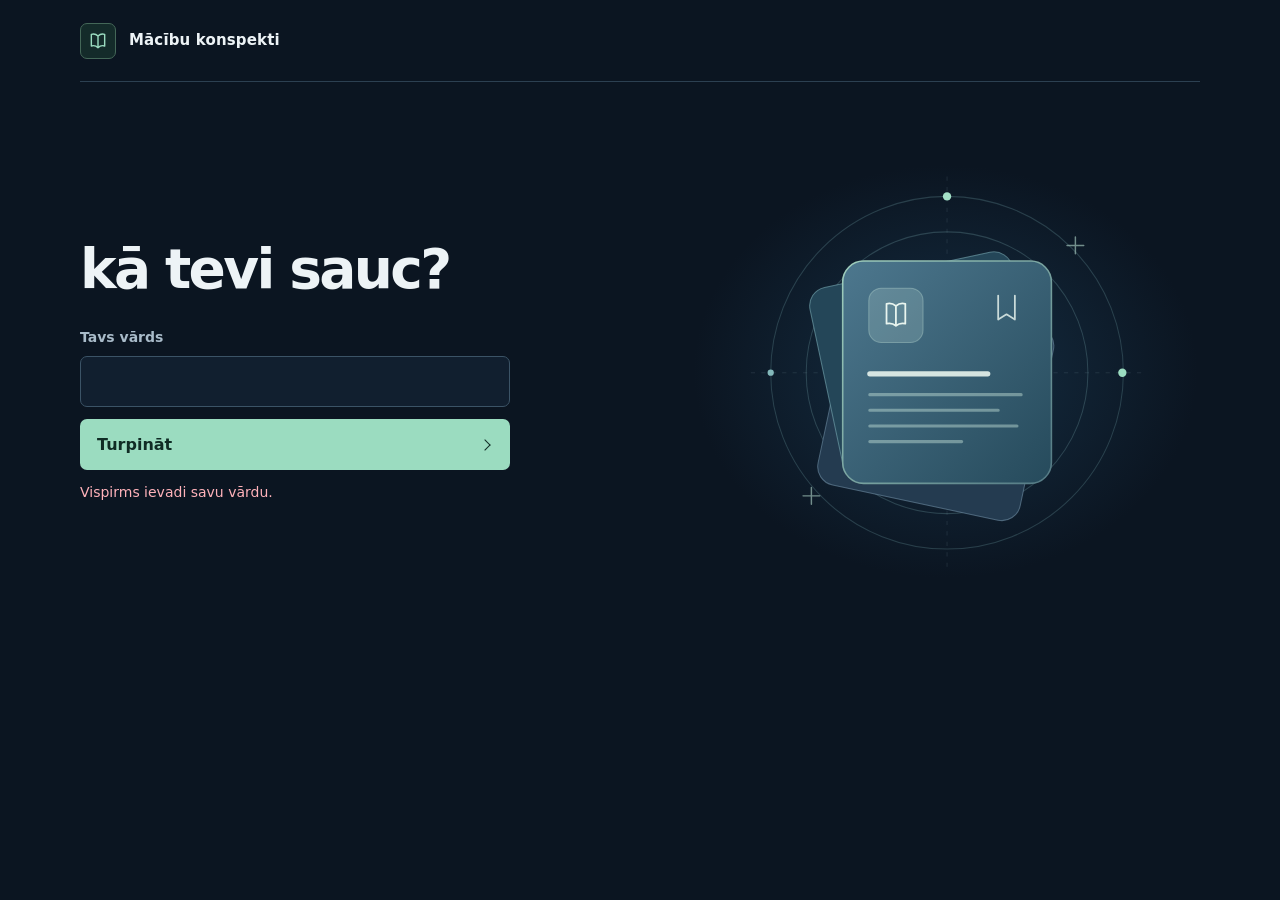
<file: precu-virzisana-tirgu-kontroldarbs.html>
<!doctype html>
<html lang="lv">
<head>
  <meta charset="utf-8">
  <meta name="viewport" content="width=device-width, initial-scale=1">
  <meta name="color-scheme" content="light">
  <title>Preču virzīšana tirgū · 1. kontroldarba konspekts</title>
    <style>
      html:not([data-study-access]) {
        visibility: hidden !important;
      }
    </style>
    <noscript>
      <meta http-equiv="refresh" content="0;url=index.html?login=required" />
    </noscript>
    <script>
      (() => {
        const AUTH = "macibas.auth.v1";
        const ENTRY = "macibas.entry.v1";

        function checkAccess() {
          let allowed = false;
          try {
            const auth = JSON.parse(sessionStorage.getItem(AUTH) || "null");
            const validUser =
              auth &&
              typeof auth.id === "string" &&
              auth.id.length === 32 &&
              ["Toms", "Arta", "Gabriēla"].includes(auth.name);
            const url = new URL(location.href);
            const entryToken = url.searchParams.get("entry");

            if (validUser && entryToken) {
              const entry = JSON.parse(sessionStorage.getItem(ENTRY) || "null");
              allowed = !!(
                entry &&
                entry.token === entryToken &&
                entry.session === auth.id &&
                entry.path === location.pathname &&
                Number.isFinite(entry.expires) &&
                entry.expires > Date.now()
              );

              if (allowed) {
                // Vienreizējo ieejas atļauju patērē; pārlādei saglabā vēstures ierakstu.
                sessionStorage.removeItem(ENTRY);
                url.searchParams.delete("entry");
                history.replaceState(
                  {
                    ...history.state,
                    macibasAccess: {
                      session: auth.id,
                      path: location.pathname,
                    },
                  },
                  "",
                  url.href,
                );
              }
            } else if (validUser) {
              const grant = history.state && history.state.macibasAccess;
              allowed = !!(
                grant &&
                grant.session === auth.id &&
                grant.path === location.pathname
              );
            }
          } catch {
            allowed = false;
          }

          document.documentElement.toggleAttribute(
            "data-study-access",
            allowed,
          );
          if (!allowed) {
            try {
              sessionStorage.removeItem(AUTH);
              sessionStorage.removeItem(ENTRY);
            } catch {}
            location.replace("index.html?login=required");
          }
        }

        window.addEventListener("pagehide", () => {
          document.documentElement.removeAttribute("data-study-access");
        });
        window.addEventListener("pageshow", checkAccess);
        checkAccess();
      })();
    </script>
  <style>
    :root { color-scheme: light; --ink: #172a35; --muted: #485d68; --accent: #145b59; --line: #cfdcda; --soft: #eef6f4; --paper: #fff; }
    * { box-sizing: border-box; }
    html { scroll-padding-top: 7rem; }
    body { margin: 0; background: var(--paper); color: var(--ink); font: 1rem/1.65 system-ui, sans-serif; }
    a { color: var(--accent); text-underline-offset: .2em; }
    :focus-visible { outline: 2px solid var(--accent); outline-offset: 3px; }
    .skip { position: absolute; left: 1rem; top: -5rem; background: var(--paper); z-index: 3; }
    .skip:focus { top: 1rem; }
    .wrap { width: min(100% - 2rem, 53rem); margin-inline: auto; }
    .toolbar { position: sticky; top: 0; z-index: 2; background: var(--paper); border-bottom: 1px solid var(--line); }
    .controls { display: flex; flex-wrap: wrap; gap: .5rem; align-items: center; padding-block: .65rem; }
    input[type=search], button { min-height: 2.65rem; border: 1px solid #829f9d; border-radius: .35rem; color: var(--ink); background: var(--paper); font: inherit; padding: .35rem .65rem; }
    input[type=search] { flex: 1; min-width: 9rem; }
    button { cursor: pointer; }
    button:hover { background: var(--soft); }
    .results { margin: 0; padding: 0 0 .55rem; }
    .results p { margin: 0; }
    .results ul { margin: .2rem 0 0; max-height: 8rem; overflow: auto; }
    [hidden] { display: none !important; }
    main { padding-bottom: 3rem; }
    header { padding: 2.25rem 0 .5rem; }
    h1, h2, h3 { line-height: 1.2; }
    h1 { margin: 0; font-size: clamp(2rem, 5vw, 3.1rem); max-width: 23ch; }
    h2 { font-size: clamp(1.4rem, 3vw, 1.8rem); margin: 0 0 .65rem; }
    h3 { margin: 1.15rem 0 .4rem; font-size: 1.08rem; }
    p { margin: .45rem 0 .8rem; }
    .lead { color: var(--muted); max-width: 67ch; margin-top: .8rem; }
    nav, .callout, .template { padding: .8rem 1rem; border: 1px solid var(--line); border-radius: .45rem; background: var(--soft); }
    nav ul { display: flex; flex-wrap: wrap; gap: .35rem 1.25rem; padding: 0; margin: 0; list-style: none; }
    section { border-top: 1px solid var(--line); padding-top: 1.35rem; margin-top: 1.75rem; }
    article + article { border-top: 1px solid var(--line); margin-top: 1.2rem; }
    ul, ol { padding-left: 1.4rem; margin: .45rem 0 .85rem; }
    li + li { margin-top: .3rem; }
    nav li + li { margin-top: 0; }
    table { width: 100%; border-collapse: collapse; text-align: left; margin: .65rem 0 1rem; }
    th, td { vertical-align: top; border-bottom: 1px solid var(--line); padding: .5rem .65rem; overflow-wrap: anywhere; }
    thead th { background: var(--soft); }
    .table { overflow: auto; }
    .table table { min-width: 32rem; }
    tbody th { min-width: 9.25rem; width: 22%; }
    .cell-label { display: none; }
    @media screen and (max-width: 42rem) {
      .table table, tbody, tbody tr, tbody th, tbody td { display: block; width: 100%; min-width: 0; }
      thead { position: absolute; width: 1px; height: 1px; overflow: hidden; clip-path: inset(50%); white-space: nowrap; }
      tbody tr { border: 1px solid var(--line); border-radius: .35rem; overflow: hidden; }
      tbody tr + tr { margin-top: .65rem; }
      tbody th { background: var(--soft); }
      tbody th, tbody td { border: 0; }
      tbody td + td { border-top: 1px solid var(--line); }
      .cell-label { display: block; color: var(--muted); font-size: .86rem; font-weight: 650; margin-bottom: .15rem; }
    }
    .checks { list-style: none; padding: 0; }
    .checks label { display: flex; align-items: baseline; gap: .5rem; cursor: pointer; }
    .checks input { flex: none; accent-color: var(--accent); }
    .small { color: var(--muted); font-size: .91rem; }
    @media (max-width: 34rem) { html { scroll-padding-top: 9rem; } header { padding-top: 1.45rem; } .controls label { flex-basis: 100%; } }
    @media print { .toolbar, nav, .skip, .back, #reset-checks { display: none; } .wrap { width: 100%; } header { padding-top: 0; } h2, h3 { break-after: avoid; } .template, tr { break-inside: avoid; } .table { overflow: visible; } .table table { min-width: 0; } }
  </style>
</head>
<body id="sakums">
  <a class="skip" href="#saturs">Uz saturu</a>
  <div class="toolbar" id="search-tools" hidden>
    <div class="wrap">
      <div class="controls" role="search">
        <label for="query">Meklēt konspektā</label>
        <input id="query" type="search" placeholder="Svira, PUM, budžets…" autocomplete="off" aria-controls="results">
        <button id="clear" type="button">Notīrīt</button>
        <button id="print" type="button">Drukāt</button>
      </div>
      <div class="results" id="results" hidden>
        <p id="count" role="status"></p>
        <ul id="matches" hidden></ul>
      </div>
    </div>
  </div>
  <main class="wrap" id="saturs">
    <header>
      <h1>Preču virzīšana tirgū</h1>
      <p class="lead">1. kontroldarba konspekts par 1.–5. tēmu ar lekciju atsaucēm, piemēriem un atbilžu šabloniem.</p>
    </header>
    <p><a href="index.html">Uz konspektu izvēlni</a></p><nav aria-label="Satura rādītājs">
      <ul>
        <li><a href="#uzdevumi">Abi uzdevumi</a></li>
        <li><a href="#tema-1">1. Virzīšanas metodes</a></li>
        <li><a href="#tema-2">2. Plānošana</a></li>
        <li><a href="#tema-3">3. Mērķgrupas</a></li>
        <li><a href="#tema-4">4. Pircēju rīcība</a></li>
        <li><a href="#tema-5">5. Komunikācijas mērķi</a></li>
        <li><a href="#prakse">Atbilžu paraugi</a></li>
        <li><a href="#rekomendacija">1. uzdevuma šablons</a></li>
        <li><a href="#piemers">2. uzdevuma šablons</a></li>
        <li><a href="#avoti">Lekciju avoti</a></li>
        <li><a href="#parbaude">Pārbaudes saraksts</a></li>
      </ul>
    </nav>

    <section id="uzdevumi" data-find aria-labelledby="uzdevumi-title">
      <h2 id="uzdevumi-title">Ko prasa abi uzdevumi</h2>
      <p>Kontroldarbs aptver 1.–5. tēmu. Abos uzdevumos drīkst izmantot lekciju materiālus un grāmatas. Sāc ar uzdevumā prasīto virzīšanas aspektu un atver materiālā tieši to jēdzienu, kas palīdz izskaidrot situāciju.</p>
      <div class="table" role="region" aria-label="Abu uzdevumu salīdzinājums" tabindex="0"><table role="table">
        <thead role="rowgroup"><tr role="row"><th scope="col" role="columnheader">Uzdevums</th><th scope="col" role="columnheader">Ko sniegt</th><th scope="col" role="columnheader">Ko pamatot</th></tr></thead>
        <tbody role="rowgroup">
          <tr role="row"><th scope="row" role="rowheader">1. Rekomendācija</th><td role="cell"><span class="cell-label" aria-hidden="true">Ko sniegt</span>Konkrētu rīcību dotajam uzņēmumam.</td><td role="cell"><span class="cell-label" aria-hidden="true">Ko pamatot</span>Kāpēc tā der uzņēmuma mērķim un auditorijai, un pēc kā spriest par rezultātu.</td></tr>
          <tr role="row"><th scope="row" role="rowheader">2. Piemērs</th><td role="cell"><span class="cell-label" aria-hidden="true">Ko sniegt</span>Konkrētas situācijas aprakstu ar novērojamām detaļām.</td><td role="cell"><span class="cell-label" aria-hidden="true">Ko pamatot</span>Kā tajā izpaužas prasītais teorijas jēdziens un ko ļauj secināt pieejamā informācija.</td></tr>
        </tbody>
      </table></div>
      <p><strong>Teorijas un prakses saite.</strong> Nosauc jēdzienu, sasaisti to ar konkrētu detaļu un izskaidro, kā šī saikne ietekmē izvēli, auditorijas rīcību vai vērtējumu.</p>
    </section>

    <section id="tema-1" aria-labelledby="tema-1-title">
      <h2 id="tema-1-title">1. Mārketinga komunikāciju raksturojums</h2>
      <article id="komunikacijas-process" data-find>
        <h3>Komunikācijas process, modeļi un pircēja reakcija</h3>
        <p><strong>Mārketinga komunikācijas (MK)</strong> nodod mērķauditorijai informāciju par produktu, pakalpojumu vai ideju, lai ietekmētu tās uztveri un rīcību. Virzīšana ir viena no 4P sastāvdaļām kopā ar produktu, cenu un sadali. Komunikāciju plāno kopā ar pārējiem elementiem. Ja reklāma sola pieejamību, precei jābūt tur, kur pircējs to meklēs.</p>
        <p>Sūtītājs formulē ideju, kodē to vēstījumā un nodod kanālā. Saņēmējs vēstījumu atkodē, reaģē, un uzņēmums var saņemt atgriezenisko saiti. <strong>Troksnis</strong> ir jebkas, kas traucē uztvert paredzēto nozīmi. Piemēram, makets var būt pamanāms, bet ar nesaprotamu piedāvājuma tekstu. Viens pret daudziem ir tipisks masu saziņas modelis. Divvirzienu modelī auditorija atbild. Divpakāpju modelī vēstījumu pārnes viedokļu līderi. Daudzpakāpju un tīmekļa modeļos vēstījumu pārveido un nodod tālāk vairāki dalībnieki, tostarp paši pircēji.</p>
        <p><strong>AIDA</strong> palīdz izplānot uzmanību, interesi, vēlmi un darbību. Piemēram, īss video piesaista uzmanību, produkta salīdzinājums rada interesi, demonstrācija padara ieguvumu ticamu, un saite aizved uz izmēģinājuma piedāvājumu. Pircējs dažādos saskares punktos var atgriezties pie iepriekšējā soļa. Izvēlies vēstījumu pēc tā, kāda reakcija vajadzīga konkrētajā brīdī.</p>
        <p class="small">E 1.1, 9.–31. slaids.</p>
      </article>
      <article id="virzisanas-metodes" data-find>
        <h3>Virzīšanas metožu izvēle</h3>
        <div class="table" role="region" aria-label="Virzīšanas metožu salīdzinājums" tabindex="0"><table role="table">
          <thead role="rowgroup"><tr role="row"><th scope="col" role="columnheader">Metode</th><th scope="col" role="columnheader">Ko tā dara</th><th scope="col" role="columnheader">Praktiska izvēle</th></tr></thead>
          <tbody role="rowgroup">
            <tr role="row"><th scope="row" role="rowheader">Reklāma</th><td role="cell"><span class="cell-label" aria-hidden="true">Ko tā dara</span>Apmaksāta, nepersoniska komunikācija ar identificējamu reklāmdevēju. Informē, pārliecina un atgādina.</td><td role="cell"><span class="cell-label" aria-hidden="true">Praktiska izvēle</span>Video vai vides reklāma, ja auditorijai vispirms jāuzzina, ka zīmols pastāv. Produkta reklāma izceļ piedāvājumu, institucionālā reklāma veido priekšstatu par organizāciju.</td></tr>
            <tr role="row"><th scope="row" role="rowheader">Noieta stimulēšana (NS)</th><td role="cell"><span class="cell-label" aria-hidden="true">Ko tā dara</span>Stimuls noteiktai rīcībai. Mērķa dalībnieks var būt gala pircējs, starpnieks vai pārdošanas personāls.</td><td role="cell"><span class="cell-label" aria-hidden="true">Praktiska izvēle</span>Pircējam paraugs vai kupons. Tirgotājam atbalsts plaukta ekspozīcijai. Pārdevējam apmācības vai motivācijas programma.</td></tr>
            <tr role="row"><th scope="row" role="rowheader">Sabiedriskās attiecības (PR)</th><td role="cell"><span class="cell-label" aria-hidden="true">Ko tā dara</span>Veido un uztur attiecības ar ieinteresētajām pusēm, rūpējas par informāciju, uzticēšanos un reputāciju.</td><td role="cell"><span class="cell-label" aria-hidden="true">Praktiska izvēle</span>Atbildēt uz mediju jautājumiem, informēt darbiniekus, rīkot atvērto durvju dienu vai sniegt pārbaudāmus faktus krīzes situācijā. Instrumentu izvēlas pēc tā, kam informācija ir vajadzīga.</td></tr>
            <tr role="row"><th scope="row" role="rowheader">Tiešais mārketings</th><td role="cell"><span class="cell-label" aria-hidden="true">Ko tā dara</span>Tieša uzruna identificējamam saņēmējam ar iespēju saņemt un mērīt atbildi. Datu kvalitāte un sūtījuma atbilstība nosaka personalizācijas vērtību.</td><td role="cell"><span class="cell-label" aria-hidden="true">Praktiska izvēle</span>Personīgs e-pasts ar salīdzināmu preču izlasi vai īss termiņa atgādinājums. Kanāls ir e-pasts, un kupons tajā ir noieta stimulēšanas instruments.</td></tr>
            <tr role="row"><th scope="row" role="rowheader">Personiskā apkalpošana</th><td role="cell"><span class="cell-label" aria-hidden="true">Ko tā dara</span>Saruna ļauj izzināt vajadzību, demonstrēt risinājumu, atbildēt uz iebildumiem un pielāgot piedāvājumu. Katrs kontakts prasa darbinieka laiku.</td><td role="cell"><span class="cell-label" aria-hidden="true">Praktiska izvēle</span>B2B iekārtai nosaka potenciālos klientus, sagatavojas, sazinās, demonstrē, pārrunā iebildumus, vienojas un uztur pēcpirkuma attiecības.</td></tr>
          </tbody>
        </table></div>
        <p><strong>ATL, BTL un TTL.</strong> ATL ir masu mediju reklāma. BTL aptver, piemēram, stimulēšanu, tiešo mārketingu, izstādes un reklāmas materiālus pārdošanas vietā (POS). TTL savieno abu pieeju rīkus. Klasificējot sarežģītu kampaņu, nosauc katra instrumenta funkciju.</p>
        <p><strong>Integrētās mārketinga komunikācijas (IMK)</strong> saskaņo vēstījumu, zīmola pazīmes, kampaņas laiku un instrumentu lomas. Ja veikals demonstrē jaunu zīmolu reklāmā, plaukta materiālos izmanto tos pašus vizuālos signālus, bet paraugu dod, lai pircējs varētu pārbaudīt solīto ieguvumu.</p>
        <p class="small">E 1.1, 32.–43. slaids. E 1.2, 3.–50. slaids.</p>
      </article>
      <article id="dzives-cikls" data-find>
        <h3>Dzīves cikls un seši efektivitātes posmi</h3>
        <p><strong>Ieviešanā</strong> skaidro ieguvumu un rosina izmēģinājumu. <strong>Izaugsmē</strong> izceļ atšķirību un piesaista jaunus pircējus. <strong>Briedumā</strong> zīmola komunikācija palīdz uzturēt attieksmi un lojalitāti, bet stimulēšana aktivizē izvēlētas grupas. <strong>Kritumā</strong> plašu reklāmu parasti samazina un var fokusēties uz izplatīšanas partneriem. Tirgus tips maina instrumentu svaru. Sarežģītam B2B risinājumam lielāka loma ir personiskai pārdošanai, savukārt ikdienas patēriņa precēm noder liela sasniedzamība un stimuli pirkuma vietā.</p>
        <p><strong>Efektivitātes ķēde.</strong> Kontakts → informācijas apstrāde → komunikācijas efekti un pozicionējums → mērķa pircēju darbība → pārdošana, tirgus daļa un zīmola vērtība → peļņa. Sasaisti rādītāju ar posmu. Sasniegtie cilvēki rāda kontaktu, aptaujā mērīta atcerēšanās rāda komunikācijas efektu, pirmie pirkumi rāda rīcību, un peļņai jāņem vērā ieņēmumi un izmaksas.</p>
        <p class="small">E 1.1, 44.–67. slaids. E 2.1, 8.–26. slaids.</p>
      </article>
    </section>

    <section id="tema-2" aria-labelledby="tema-2-title">
      <h2 id="tema-2-title">2. Mārketinga komunikāciju plānošana</h2>
      <article id="planosanas-posmi" data-find>
        <h3>Plāna posmi un saikne ar uzņēmuma mērķiem</h3>
        <ol>
          <li>Analizē situāciju, konkurenci, tirgu, produktu un dzīves ciklu. Pārbaudi sociālekonomiskos, tehnoloģiskos un tiesiskos apstākļus, auditorijas uzvedību un sadales kanālus.</li>
          <li>Saskaņo MK plānu ar uzņēmuma mērķi, laiku un budžetu. Nosaki mērķtirgu un auditoriju, modelē pircēju rīcību, formulē komunikācijas mērķus un vēlamo pozicionējumu.</li>
          <li>Izstrādā vēstījuma saturu, struktūru un formu. Izvēlies virzīšanas metodes, medijus, grafiku un atbildīgos. Īsteno plānu un mēri efektu.</li>
        </ol>
        <p><strong>Mērķis</strong> nosaka vēlamo rezultātu. <strong>Uzdevums</strong> to konkretizē laikā. <strong>Stratēģija</strong> ir pieeja mērķa sasniegšanai, un <strong>taktika</strong> ir konkrētais solis. Piemēram, mērķis ir palielināt noietu, uzdevums ir iegūt 300 pirmos pirkumus sešās nedēļās, stratēģija ir veicināt izmēģināšanu prioritārajā segmentā, un taktika ir divas degustāciju nedēļas nogales trijos veikalos.</p>
        <p><strong>Matrica «uzņēmuma mērķis × laiks».</strong> Nosaki, vai jāpalielina cena, jāsamazina izmaksas vai jāpalielina noiets. Augstākai cenai pamato vērtību. Izmaksu samazināšanai precizē mērķēšanu un seko izmaksām uz kontaktu vai darbību. Noietam izvēlies jaunu pircēju piesaisti, biežāku pirkumu vai lielāku pirkuma apjomu. Īstermiņā uzsvars parasti ir uz rīcību, vidējā termiņā uz pieprasījumu un pozicionējumu, ilgtermiņā uz zīmola vērtību, reputāciju un lojalitāti.</p>
        <p class="small">E 2.1, 2.–55. slaids, īpaši 7., 21., 28.–35. slaids.</p>
      </article>
      <article id="budzeta-metodes" data-find>
        <h3>Budžeta metodes un izvēle pēc tirgus situācijas</h3>
        <div class="table" role="region" aria-label="Mārketinga komunikāciju budžeta metodes" tabindex="0"><table role="table">
          <thead role="rowgroup"><tr role="row"><th scope="col" role="columnheader">Metode</th><th scope="col" role="columnheader">Kā to lietot</th></tr></thead>
          <tbody role="rowgroup">
            <tr role="row"><th scope="row" role="rowheader">Mērķi–uzdevumi</th><td role="cell"><span class="cell-label" aria-hidden="true">Kā to lietot</span>Nosaka mērāmu rezultātu, vajadzīgās aktivitātes un katras izmaksas. Īpaši lietderīga jaunā kategorijā vai jaunam zīmolam. Ja pieejami pārejas koeficienti, aprēķina nepieciešamos kontaktus, virzoties atpakaļ no pircēja rīcības uz kontakta posmu.</td></tr>
            <tr role="row"><th scope="row" role="rowheader">Procenti no realizācijas</th><td role="cell"><span class="cell-label" aria-hidden="true">Kā to lietot</span>Pārdošanas apjomu reizina ar izvēlēto procentu. Ātrs finanšu orientieris, kas pats par sevi nepasaka, vai summa pietiks mērķim. Krītošs noiets var mehāniski samazināt budžetu.</td></tr>
            <tr role="row"><th scope="row" role="rowheader">Konkurentu paritāte</th><td role="cell"><span class="cell-label" aria-hidden="true">Kā to lietot</span>Salīdzina ar konkurentu komunikācijas intensitāti. Noder kā kontroles orientieris esošam zīmolam. Ņem vērā atšķirīgu zīmola stāvokli, mērķus un resursus.</td></tr>
            <tr role="row"><th scope="row" role="rowheader">Ekspertu vērtējums</th><td role="cell"><span class="cell-label" aria-hidden="true">Kā to lietot</span>NVP apvieno neatkarīgas ekspertu prognozes. Lodiša piecu jautājumu metode aplēš noietu pie bāzes budžeta, nulles budžeta, maksimālās atdeves scenārija, kā arī pie bāzes budžeta −50 % un +50 %.</td></tr>
            <tr role="row"><th scope="row" role="rowheader">Modelēšana</th><td role="cell"><span class="cell-label" aria-hidden="true">Kā to lietot</span>Saista komunikācijas ieguldījumu ar pārdošanu un izmaksām, lai meklētu maksimālās peļņas punktu. Papildu noiets pēc šā punkta var samazināt peļņu.</td></tr>
            <tr role="row"><th scope="row" role="rowheader">Ieviešanas secība</th><td role="cell"><span class="cell-label" aria-hidden="true">Kā to lietot</span>Jaunam zīmolam esošā kategorijā izmanto tirgū ienākšanas kārtību un līdzīgu gadījumu datus kā atbalstu tirgus daļas un resursu aplēsei.</td></tr>
            <tr role="row"><th scope="row" role="rowheader">Tirgus tests un statistika</th><td role="cell"><span class="cell-label" aria-hidden="true">Kā to lietot</span>Testa reklāmu izmēģina salīdzināmos tirgos vai auditorijās pirms mērogošanas. Statistiskā prognozēšana izmanto pietiekamu esoša zīmola datu vēsturi. Ņem vērā sezonalitāti, cenu un sadali.</td></tr>
            <tr role="row"><th scope="row" role="rowheader">Šroera metode</th><td role="cell"><span class="cell-label" aria-hidden="true">Kā to lietot</span>Esošam zīmolam vairākos lokālos tirgos salīdzina reklāmas daļu un tirgus daļu ar konkurenta rādītājiem, lai izlemtu, kuros tirgos koncentrēt resursus.</td></tr>
          </tbody>
        </table></div>
        <p class="callout"><strong>Aprēķina piemērs.</strong> Ja vajag 120 izmēģinājumus un katrs desmitais sasniegtais cilvēks pēc pieņēmuma izmēģinās preci, vajag ap 1200 unikālu kontaktu. Ja 1000 šādu kontaktu izmaksā 80 €, medijam plāno 96 €. Atsevišķi pieskaita satura izveidi, paraugus un mērījumus. Ja testā izmēģina tikai 5 %, vajag 2400 kontaktu vai jāuzlabo piedāvājums.</p>
        <p class="small">E 2.1, 56.–129. slaids, īpaši 62.–63., 71.–98., 110.–126. slaids. Aprēķina skaitļi ir ilustratīvi.</p>
      </article>
    </section>

    <section id="tema-3" aria-labelledby="tema-3-title">
      <h2 id="tema-3-title">3. Pircēju mērķgrupu noteikšana</h2>
      <article id="merkauditorija" data-find>
        <h3>Mērķtirgus, mērķauditorija un piecas pircēju grupas</h3>
        <p><strong>Mērķtirgu</strong> apkalpo uzņēmuma kopējais mārketinga komplekss. <strong>Mērķauditorija</strong> ir konkrētās kampaņas saņēmēji. Apraksti auditoriju ar pazīmēm, kas maina komunikāciju. Ģeogrāfija palīdz noteikt vietu un sasniedzamību, demogrāfija un ekonomiskie apstākļi raksturo dzīves posmu un pirktspēju, sociālās un kultūras pazīmes atklāj normas un kontekstu, psihogrāfija raksturo dzīvesveidu, vērtības un motīvus. Uzvedības dati rāda, ko pircējs jau ir darījis.</p>
        <p><strong>Kompetence → attieksme → uzvedība.</strong> Pārbaudi, cik labi grupa pārzina kategoriju un zīmolu, kā to vērtē un kurus zīmolus faktiski pērk. Tā var atšķirt divus pēc vecuma līdzīgus klientus, kam vajadzīgs atšķirīgs vēstījums.</p>
        <div class="table" role="region" aria-label="Piecas pircēju grupas un to mērķa uzvedība" tabindex="0"><table role="table">
          <thead role="rowgroup"><tr role="row"><th scope="col" role="columnheader">Grupa</th><th scope="col" role="columnheader">Esošā uzvedība</th><th scope="col" role="columnheader">Iespējamais mērķis</th></tr></thead>
          <tbody role="rowgroup">
            <tr role="row"><th scope="row" role="rowheader">Jaunie kategorijas lietotāji</th><td role="cell"><span class="cell-label" aria-hidden="true">Esošā uzvedība</span>Kategoriju vēl nelieto vai sāk iepazīt.</td><td role="cell"><span class="cell-label" aria-hidden="true">Iespējamais mērķis</span>Kategorijas izmēģinājums. Izskaidro situāciju, kurā prece noder.</td></tr>
            <tr role="row"><th scope="row" role="rowheader">Mūsu zīmolam lojālie</th><td role="cell"><span class="cell-label" aria-hidden="true">Esošā uzvedība</span>Regulāri izvēlas mūsu zīmolu.</td><td role="cell"><span class="cell-label" aria-hidden="true">Iespējamais mērķis</span>Saglabāt atkārtotus pirkumus, veicināt lietošanas biežumu vai apjomu.</td></tr>
            <tr role="row"><th scope="row" role="rowheader">Mūsu zīmola nepastāvīgie</th><td role="cell"><span class="cell-label" aria-hidden="true">Esošā uzvedība</span>Pērk mūsu un citus zīmolus.</td><td role="cell"><span class="cell-label" aria-hidden="true">Iespējamais mērķis</span>Palielināt mūsu zīmola pirkumu daļu, biežumu vai atkārtojumu.</td></tr>
            <tr role="row"><th scope="row" role="rowheader">Citu zīmolu nepastāvīgie</th><td role="cell"><span class="cell-label" aria-hidden="true">Esošā uzvedība</span>Maina citus zīmolus, mūsu zīmolu parasti nepērk.</td><td role="cell"><span class="cell-label" aria-hidden="true">Iespējamais mērķis</span>Panākt mūsu zīmola izmēģinājumu. Noskaidro, vai šķērslis ir nezināšana, pieejamība vai iepriekšējs noraidījums.</td></tr>
            <tr role="row"><th scope="row" role="rowheader">Citam zīmolam lojālie</th><td role="cell"><span class="cell-label" aria-hidden="true">Esošā uzvedība</span>Regulāri dod priekšroku konkurentam.</td><td role="cell"><span class="cell-label" aria-hidden="true">Iespējamais mērķis</span>Izvērtēt izmēģinājumu, ja ir ticama priekšrocība un pāreju var atvieglot. Piesaistīšana parasti prasa vairāk resursu.</td></tr>
          </tbody>
        </table></div>
        <p>Detalizācijai lekcija piedāvā 12 apakšgrupas. Tajās nošķir lojalitāti vienam vai vairākiem zīmoliem, regulārus un eksperimentējošus nepastāvīgos pircējus, kā arī jaunus vai konkurentam lojālus pircējus pēc kompetences un attieksmes pret piedāvājumu.</p>
        <p class="small">E 3, 2.–35. un 57.–68. slaids. Divpadsmit apakšgrupu saraksts ir 34. slaidā.</p>
      </article>
      <article id="svira-pirkumi" data-find>
        <h3>Sviras metode, izmēģinājums un atkārtots pirkums</h3>
        <p><strong>Sviras metode</strong> palīdz sašaurināt auditoriju. Katrai grupai novērtē sasniedzamību, atsaucību, dzīves ciklu, gaidāmo papildu rezultātu un izmaksas. Augstāku sviru izmanto primārās auditorijas izvēlei. Sekundārā auditorija var būt esošie lojālie pircēji, kuriem uztur attiecības.</p>
        <ul>
          <li><strong>Peļņas svira</strong> = gaidāmais papildu peļņas efekts pirms kampaņas izmaksām ÷ MK izmaksas. Piemērs no lekcijas. 800 × 15 € ÷ 8000 € = <strong>1,50</strong>. Pēc aplēses peļņas efekts par 4000 € pārsniedz izmaksas. Koeficientu virs 1 vērtē kopā ar aplēses ticamību.</li>
          <li><strong>Noieta svira</strong> = pircēju skaits × (plānotais noiets uz pircēju − sākotnējais noiets uz pircēju) ÷ MK budžeta pieaugums. Piemēram, 800 × (55 € − 40 €) ÷ 6000 € = <strong>2,0</strong> jeb 2 € plānotā papildu noieta uz 1 € papildu budžeta. Lai novērtētu peļņu, vajag informāciju par izmaksām un maržu.</li>
          <li><strong>Izmēģinājuma pirkumu norma</strong> = pircēji, kas iegādājušies produktu vismaz reizi ÷ visi potenciālie pircēji attiecīgajā mērķgrupā × 100 %. Norādi periodu un datu avotu. Vēsturiskas normas izmanto kā metodikas ilustrāciju.</li>
          <li><strong>Erenberga (Ehrenberg) metode.</strong> Jaunam zīmolam zināmā kategorijā izmanto līdzīgu zīmolu pirkšanas biežumu. Pie mērķa 200 vienību gadā un salīdzināmā biežuma 4 vienības uz pircēju vajadzīgi ap 50 pircēju. Aplēse balstās pirkumu biežuma un kategorijas salīdzināmības pieņēmumā.</li>
          <li><strong>Atkārtotā pirkuma likme (RPR)</strong> = periodā vismaz divreiz pirkušie ÷ visi pircēji periodā × 100 %. No 1000 pircējiem 320 atkārtoti pircēji dod 32 %. Pirkšanas biežums ir pirkumu skaits uz unikālu pircēju. Ilglietojamai precei īsā periodā vērtīgāks var būt lietošanas, rekomendēšanas vai nākamā pirkuma nodoma rādītājs.</li>
        </ul>
        <p><strong>Sadales dalībnieku mērķi.</strong> Tirgotājam pirmais pasūtījums atbilst izmēģinājumam, pārpasūtījums atbilst atkārtojumam. Ar pirkumu saistītās darbības ir redzams izvietojums, demonstrācija un rekomendācija.</p>
        <p class="small">E 3, 35.–56., 69.–107. slaids. Aprēķinu piemēri 52.–54., 79., 86. un 102. slaidā.</p>
      </article>
    </section>

    <section id="tema-4" aria-labelledby="tema-4-title">
      <h2 id="tema-4-title">4. Pircēju rīcības modelēšana</h2>
      <article id="pum-lpp" data-find>
        <h3>Patērētāju uzvedības modelis (PUM) un lēmuma pieņemšanas process (LPP)</h3>
        <p>Lekcijas paraugā ir četri pamatposmi. Katra posma izvērtējumā ieraksti <strong>ko dara, kas, kur, kad un kā</strong>. Sarežģītu pirkumu sadali detalizētāk, piemēram, atsevišķi norādi budžeta pārbaudi un alternatīvu salīdzināšanu. Ierastā pirkumā posmi var saplūst. Kontakts ar vēstījumu un tā apstrāde var notikt vairākos LPP posmos.</p>
        <div class="table" role="region" aria-label="Pirkšanas lēmuma posmi un saskares punkti" tabindex="0"><table role="table">
          <thead role="rowgroup"><tr role="row"><th scope="col" role="columnheader">Posms</th><th scope="col" role="columnheader">Piemērs · darba krēsls</th><th scope="col" role="columnheader">Komunikācijas uzdevums</th></tr></thead>
          <tbody role="rowgroup">
            <tr role="row"><th scope="row" role="rowheader">Vajadzības rašanās</th><td role="cell"><span class="cell-label" aria-hidden="true">Piemērs · darba krēsls</span>Lietotājs pamana, ka esošo krēslu ir grūti noregulēt.</td><td role="cell"><span class="cell-label" aria-hidden="true">Komunikācijas uzdevums</span>Iesāk ar atpazīstamu problēmu un skaidru ieguvumu.</td></tr>
            <tr role="row"><th scope="row" role="rowheader">Meklēšana un izvērtēšana</th><td role="cell"><span class="cell-label" aria-hidden="true">Piemērs · darba krēsls</span>Lietotājs internetā salīdzina izmērus, darba devējs vērtē cenu.</td><td role="cell"><span class="cell-label" aria-hidden="true">Komunikācijas uzdevums</span>Lietotājam parāda izmērus un regulēšanu, lēmējam sniedz cenu un garantijas salīdzinājumu.</td></tr>
            <tr role="row"><th scope="row" role="rowheader">Pirkums</th><td role="cell"><span class="cell-label" aria-hidden="true">Piemērs · darba krēsls</span>Pirkuma veicējs pirms pasūtījuma pārbauda piegādi un atgriešanas kārtību.</td><td role="cell"><span class="cell-label" aria-hidden="true">Komunikācijas uzdevums</span>Padara nosacījumus viegli atrodamus un atvieglo pasūtīšanu.</td></tr>
            <tr role="row"><th scope="row" role="rowheader">Patēriņš un lietošana</th><td role="cell"><span class="cell-label" aria-hidden="true">Piemērs · darba krēsls</span>Lietotājs saņem krēslu, to noregulē un vērtē pieredzi.</td><td role="cell"><span class="cell-label" aria-hidden="true">Komunikācijas uzdevums</span>Nodrošina uzstādīšanas norādes, servisu un iespēju atsaukties.</td></tr>
          </tbody>
        </table></div>
        <p><strong>Piecas pamatlomas.</strong> Iniciators nosauc vajadzību. Ietekmētājs nosaka kritērijus vai iesaka zīmolu. Lēmējs izvēlas. Pirkuma veicējs noformē pirkumu. Izmantotājs lieto. Viena persona var pildīt vairākas lomas. Papildu lomas ir informācijas «sargs», konsultants, noraidītājs, atbalstu sniedzošs lēmējs, sagatavotājs, patēriņa uzraugs, servisa atbalstītājs un likvidators. Piemēram, iepirkuma koordinators filtrē piedāvājumus, bet tehniķis vērtē uzstādīšanas prasības.</p>
        <p><strong>Kur un kad.</strong> Saskares punktu nosaka komunikācijas pieejamība un troksnis, citu lomu klātbūtne, steiga, kā arī cilvēka fiziskais vai emocionālais stāvoklis. Pieskaņo grafiku pirkuma ciklam. Jaunam klientam var būt vajadzīgs ilgāks izvērtējums, savukārt lojāls pircējs informāciju meklē īsāk. Izmanto intervijas un reālus uzvedības datus, lai pārbaudītu, kur un kad lēmums faktiski notiek.</p>
        <p class="small">E 4, 5.–63. slaids. Modeļa matrica 53. slaidā, lomas 29.–40. slaidā.</p>
      </article>
      <article id="profilesana" data-find>
        <h3>Dalībnieku profilēšana un Raisa pārejas modelis</h3>
        <p>Apraksti katras būtiskās lomas pašreizējo un vēlamo uzvedību, kā arī šobrīd esošos un vajadzīgos komunikācijas efektus pret kategoriju un zīmolu. Pēc tam atlasi papildu mainīgos, kas maina kanālu, izvietošanas grafiku vai vēstījumu. Tie var būt reālie kontakti ar medijiem, demogrāfija, dzīvesveids, personības iezīmes un noskaņojums.</p>
        <p><strong>Raisa pārejas modelī</strong> attieksmes ievainojamību vērtē pēc uztvertā zīmola maiņas riska un alternatīvu vērtējuma. <strong>Perspektīvie</strong> redz līdzvērtīgas alternatīvas un zemu maiņas risku. <strong>Apmierinātie</strong> maiņu uzskata par vieglu, taču alternatīvas vērtē zemāk. <strong>Saistītie</strong> saskata augstu maiņas risku arī tad, ja kāds alternatīvs piedāvājums šķiet izdevīgāks. <strong>Ierakušies</strong> saskata gan augstu maiņas risku, gan sliktākas alternatīvas. Ja konkurenta pircēju kavē pārejas grūtības, praktisks pasākums būtu demonstrācija un pārejas atbalsts.</p>
        <p class="small">E 4, 64.–102. slaids, īpaši 65.–79. slaids.</p>
      </article>
    </section>

    <section id="tema-5" aria-labelledby="tema-5-title">
      <h2 id="tema-5-title">5. Mārketinga komunikāciju mērķu noteikšana</h2>
      <article id="komunikacijas-efekti" data-find>
        <h3>Pieci komunikācijas efekti un to mērīšana</h3>
        <p>Komunikācijas efekti ir auditorijā izveidojušās asociācijas, zināšanas, vērtējumi un gatavība rīkoties. Laba pozicionēšana sasaista zīmolu ar saprotamu kategoriju un nozīmīgu, atšķirīgu ieguvumu. Izvēlies efektu, kas dotajā situācijā kavē vajadzīgo rīcību. Formulē auditoriju, sākuma līmeni, vēlamo izmaiņu, termiņu un datu ieguves veidu.</p>
        <div class="table" role="region" aria-label="Pieci komunikācijas efekti" tabindex="0"><table role="table">
          <thead role="rowgroup"><tr role="row"><th scope="col" role="columnheader">Efekts</th><th scope="col" role="columnheader">Praktiska izpausme</th><th scope="col" role="columnheader">Kā to pārbaudīt</th></tr></thead>
          <tbody role="rowgroup">
            <tr role="row"><th scope="row" role="rowheader">1. Vajadzība pēc kategorijas</th><td role="cell"><span class="cell-label" aria-hidden="true">Praktiska izpausme</span>Cilvēks saskata neatbilstību starp esošo un vēlamo stāvokli un saprot kategorijas lietderību. Acīmredzamu vajadzību var neuzsvērt, piemirstu aktualizē, vāju vai neapzinātu izskaidro.</td><td role="cell"><span class="cell-label" aria-hidden="true">Kā to pārbaudīt</span>Aptaujā pārbauda, cik cilvēku saskata vajadzību un saprot kategorijas risinājumu.</td></tr>
            <tr role="row"><th scope="row" role="rowheader">2. Zīmola kompetence un izpratne</th><td role="cell"><span class="cell-label" aria-hidden="true">Praktiska izpausme</span>Pie plaukta vajag atpazīt zīmolu pēc pazīmēm. Pirms izvēles ārpus veikala vajag to atsaukt atmiņā pēc kategorijas vajadzības. Iepriekšēju izvēli pie plaukta var apstiprināt ar atpazīšanu.</td><td role="cell"><span class="cell-label" aria-hidden="true">Kā to pārbaudīt</span>Atpazīšana ar parādītu zīmi vai iepakojumu. Spontāna atcerēšanās ar kategorijas jautājumu, kas zīmolu nenosauc.</td></tr>
            <tr role="row"><th scope="row" role="rowheader">3. Attieksme pret zīmolu</th><td role="cell"><span class="cell-label" aria-hidden="true">Praktiska izpausme</span>Vērtējums par to, cik labi zīmols atbilst pircēja motīvam. Pēc sākotnējās attieksmes to izveido, uzlabo, saglabā, modificē vai maina.</td><td role="cell"><span class="cell-label" aria-hidden="true">Kā to pārbaudīt</span>Pirms un pēc kampaņas izmēra viena un tā paša ieguvuma vērtējumu un zīmola labvēlīga vērtējuma īpatsvaru mērķauditorijā.</td></tr>
            <tr role="row"><th scope="row" role="rowheader">4. Vēlēšanās jeb nodoms pirkt</th><td role="cell"><span class="cell-label" aria-hidden="true">Praktiska izpausme</span>Gatavība pirkt vai veikt ar pirkumu saistītu soli. Augstā iesaistē palīdz pierādījumi un skaidrs nākamais solis. Zemā iesaistē termiņots stimuls var rosināt rīkoties uzreiz.</td><td role="cell"><span class="cell-label" aria-hidden="true">Kā to pārbaudīt</span>Pirkuma nodoma aptauja. Demonstrācijas pieteikums vai pievienošana grozam rāda atsevišķu uzvedības soli.</td></tr>
            <tr role="row"><th scope="row" role="rowheader">5. Līdzdalība jeb palīdzība pirkumā</th><td role="cell"><span class="cell-label" aria-hidden="true">Praktiska izpausme</span>Pircējs jūtas spējīgs pabeigt pirkumu. Pārbaudi, vai to kavē cena, pieejamība, maksāšana, piegāde, neskaidri noteikumi vai uztvertais risks.</td><td role="cell"><span class="cell-label" aria-hidden="true">Kā to pārbaudīt</span>Šķēršļu aptauja, atbirums pirkuma solī, pabeigto pasūtījumu īpatsvars un pieejamības dati.</td></tr>
          </tbody>
        </table></div>
        <p><strong>Mērķa piemērs.</strong> Sešās nedēļās palielināt zīmola spontānu atcerēšanos mērķsegmentā no 20 % līdz 30 %. Pirms un pēc kampaņas vienādi jautā, kādi zīmoli nāk prātā, domājot par kategoriju. Pieaugums ir 10 procentpunkti. Pirkumu skaitu mēra atsevišķi, lai pārbaudītu uzvedības mērķi.</p>
        <p class="small">E 5, 3.–67. un 95.–107. slaids. Pieci efekti 9. slaidā. Atpazīšanas un atcerēšanās izvēle 66. slaidā.</p>
      </article>
      <article id="attieksme-un-motivi" data-find>
        <h3>Attieksme, motivācija un pirkuma šķēršļi</h3>
        <p><strong>Attieksmes izvēle pēc sākuma stāvokļa.</strong> Par nezināmu zīmolu attieksmi izveido. Daļēji labvēlīgu uzlabo ar pircējam svarīgu pierādījumu. Izteikti labvēlīgu saglabā. Vienaldzību var modificēt, sasaistot zīmolu ar citu motīvu. Negatīvas attieksmes maiņai vispirms izzina un novērš tās konkrēto iemeslu.</p>
        <p><strong>Astoņi motīvi.</strong> Pieci informatīvie jeb negatīvie motīvi ir problēmas novēršana, izvairīšanās no problēmas, nepilnīgs apmierinājums, jaukts pieņemšanas un izvairīšanās motīvs un krājumu izsīkšana. Trīs transformējošie jeb pozitīvie ir juteklisks apmierinājums, intelektuāls vai profesionāls gandarījums un sociāls atbalsts. Piemēram, konkrētu sliktu pieredzi risina ar pierādījumu, savukārt baudas motīvu var parādīt ar degustāciju.</p>
        <p><strong>Fišbeina multiatribūtu modelis.</strong> Izvēlētam pircēja motīvam katram ieguvumam reizina uzskata vērtējumu ar attiecīgā ieguvuma emocionālo nozīmi, tad ieguldījumus summē. Vienkāršotā ilustrācijā ieguvumi ar vērtējumiem 4 un 2 un svariem 3 un 1 dod 4 × 3 + 2 × 1 = 14. Rādītājs ļauj salīdzināt zīmolus ar vienādu skalu un atlasīt svarīgāko ieguvumu komunikācijai. Lekcija papildus aplūko autonomās emocijas un salīdzinājumu ar alternatīvām.</p>
        <p><strong>Palīdzība pirkumā.</strong> Šķēršļus pēti jau pirms kampaņas. Ja neskaidra piegāde traucē pirkumu, vienlaikus sakārto informāciju un pašu piegādes piedāvājumu. Skaidrs vēstījums var kliedēt šaubas par atgriešanu, savukārt nepieejama prece prasa arī sadales risinājumu.</p>
        <p class="small">E 5, 68.–107. slaids. Motīvi 78.–79., Fišbeina modelis 81.–85., attieksmes mērķi 88.–93., palīdzība pirkumā 101.–107. slaidā.</p>
      </article>
    </section>

    <section id="prakse" aria-labelledby="prakse-title">
      <h2 id="prakse-title">Praktiski atbilžu paraugi</h2>
      <article id="rekomendacijas-paraugs" data-find>
        <h3>1. uzdevums · rekomendācija jaunam zīmolam esošā kategorijā</h3>
        <p><strong>Hipotētiska situācija.</strong> Uzņēmums «Auzu Rīts» ievieš jaunu auzu uzkodu zīmolu esošā uzkodu kategorijā. Testa veikalos kategorijai ir regulāri pircēji, bet viņi jauno iepakojumu vēl nepazīst. Uzņēmums vēlas sešās nedēļās iegūt 300 pirmos pirkumus testa veikalos.</p>
        <p><strong>Rekomendācija.</strong> Prioritāri uzrunāt citu zīmolu nepastāvīgos kategorijas pircējus. Viņi kategoriju jau pazīst un izvēlē ir elastīgāki par vienam konkurentam lojālajiem. Pie plaukta lietot skaidru iepakojuma attēlu un kategorijas apzīmējumu. Degustācijā ļaut pārbaudīt garšu, bet uz vietas piedāvāt pirmā pirkuma kuponu. Vietējā reklāmā izmantot tās pašas zīmola pazīmes un norādīt iesaistītos veikalus. Pirms reklāmas sākuma saskaņot plaukta izvietojumu un krājumus ar tirgotāju.</p>
        <p><strong>Teorija praksē.</strong> IMK savieno vietējās reklāmas kontaktu ar atpazīšanu pirkšanas vietā. Degustācija atbalsta izvērtēšanu un mazina šaubas par garšu. Kupons ir noieta stimulēšana, kas palīdz pāriet no vēlmes uz pirmo pirkumu. Budžetu aprēķina ar mērķu–uzdevumu metodi, atsevišķi aplēšot reklāmas kontaktus, degustācijas, materiālus, kuponu izmaksas un mērījumus.</p>
        <p><strong>Pārbaude.</strong> Izmēģinājumu mēra pēc unikāliem pirmā pirkuma veicējiem, piemēram, izmantojot pieejamus lojalitātes datus. Anonīmus pirkumus uzrāda atsevišķi, ja tos nevar sasaistīt ar unikālu pircēju. Ar līdzīgiem salīdzinājuma veikaliem var vērtēt papildu noietu. Ja prece ir pamanāma, bet pirmo pirkumu ir maz, pārbauda garšas vērtējumu, cenu un pieejamību.</p>
      </article>
      <article id="situacijas-paraugs" data-find>
        <h3>2. uzdevums · konkrēta piemēra analīze no lekcijas</h3>
        <p><strong>Novērojamais.</strong> Piektās tēmas 101. slaidā ir «Laima» sauklis «Laime ir Laima». Lekcijā to aplūko saistībā ar saldumu izvēli dāvanai. Saukļa vārdu spēle savieno zīmola nosaukumu ar pozitīvu emociju.</p>
        <p><strong>Teorija praksē.</strong> To var analizēt kā emocionālu zīmola asociāciju un attieksmes nostiprināšanu. Dāvanas situācijā pazīstams zīmols var atvieglot izvēli, ja pircējs to uztver kā iederīgu un drošu. Šādā interpretācijā emocionālā pārliecība palīdz izvēlēties. Ja pircēju kavē cena vai preces trūkums, jāanalizē arī praktiska palīdzība pirkuma izdarīšanā.</p>
        <p><strong>Pārbaude.</strong> Aptaujā varētu pārbaudīt, kādi zīmoli cilvēkiem nāk prātā, izvēloties saldumu dāvanu, un kādas asociācijas rada sauklis. Lai secinātu par faktisku pirkumu pieaugumu, vajadzīgi pārdošanas dati un salīdzinājums.</p>
        <p class="small">E 5, 68.–79. un 101. slaids. Dāvanas situācijas analīze izvērš lekcijas piemēru.</p>
      </article>
    </section>

    <section id="avoti" data-find aria-labelledby="avoti-title">
      <h2 id="avoti-title">Lekciju avoti</h2>
      <p>Konspekts balstīts prof. Andas Batragas kursa «Mārketinga komunikācijas (preču virzīšanas tirgū metodes)» sešās prezentācijās. Slaidu atsauces izmanto PDF lappušu secību no pirmās lappuses.</p>
      <ul>
        <li>E 1.1. TEMA (1) un E 1.2. Prezentacija (1) · 1. tēmas divas daļas.</li>
        <li>E 2.1 · Mārketinga komunikāciju plānošana.</li>
        <li>E 3 · Pircēju mērķgrupu noteikšana.</li>
        <li>E 4 · Pircēju rīcības modelēšana.</li>
        <li>E 5 · Mārketinga komunikāciju mērķu noteikšana.</li>
      </ul>
    </section>

    <section id="rekomendacija" data-find aria-labelledby="rekomendacija-title">
      <h2 id="rekomendacija-title">1. uzdevums · rekomendācija uzņēmumam</h2>
      <ol>
        <li><strong>Situācija.</strong> Nosauc uzņēmumu, preci un problēmu vienā vai divos teikumos. Piemēram, pircēji apskata preci, bet reti noformē pirkumu.</li>
        <li><strong>Mērķis un auditorija.</strong> Formulē, kādu rīcību no kuras pircēju grupas uzņēmums vēlas panākt. Ievēro uzdevumā doto budžetu, laiku un kanālus.</li>
        <li><strong>Teorija.</strong> Izskaidro uzdevumam atbilstošo jēdzienu vienā teikumā un norādi, kura situācijas pazīme pamato tā izvēli.</li>
        <li><strong>Pasākums.</strong> Pasaki, ko uzņēmums darīs, kam, kurā kanālā, kad un ar kādu vēstījumu vai aicinājumu uz darbību. Ja uzdevums prasa vairākas rekomendācijas, norādi to secību vai atšķirīgās lomas.</li>
        <li><strong>Pamatojums.</strong> Izskaidro paredzēto iedarbību. Ja svarīgs ierobežojums var mainīt izvēli, nosauc to un norādi, kā ar to rēķināsies.</li>
        <li><strong>Novērtēšana.</strong> Nosauc galveno rezultāta rādītāju un mērīšanas periodu. Ja iespējams, izvēlies salīdzinājuma grupu vai sākuma līmeni un pasaki, ko darītu, ja rezultāts neuzlabotos.</li>
      </ol>
      <p class="template">Uzņēmumam <strong>[X]</strong> ieteiktu <strong>[pasākums]</strong> auditorijai <strong>[grupa]</strong> <strong>[kanālā un laikā]</strong>, lai <strong>[mērķis]</strong>. Situācijā <strong>[konkrēts fakts]</strong>. Saskaņā ar <strong>[jēdziens un tā būtība]</strong> pasākums var palīdzēt, jo <strong>[iedarbības skaidrojums]</strong>. Rezultātu vērtētu <strong>[periodā]</strong> pēc <strong>[rādītājs un salīdzinājums]</strong>.</p>
    </section>

    <section id="piemers" data-find aria-labelledby="piemers-title">
      <h2 id="piemers-title">2. uzdevums · konkrētas situācijas analīze</h2>
      <ol>
        <li><strong>Iezīmē situāciju.</strong> Nosauc uzņēmumu, preci, auditoriju un apstākli, kurā cilvēks sastop vēstījumu. Ja piemērs ir hipotētisks un uzdevums to pieļauj, skaidri to norādi.</li>
        <li><strong>Apraksti redzamo.</strong> Pieraksti konkrēto vēstījumu vai piedāvājumu, kanālu, laiku, termiņu vai darbību, ko uzņēmums prasa no klienta.</li>
        <li><strong>Piesaisti teoriju.</strong> Nosauc metodi vai jēdzienu. Parādi, kura novērojamā detaļa katru interpretāciju pamato.</li>
        <li><strong>Izskaidro iespējamo iedarbību.</strong> Kāpēc auditorija varētu pievērst uzmanību, apsvērt pirkumu vai rīkoties? Kāds apstāklis iedarbību var vājināt?</li>
        <li><strong>Formulē secinājumu.</strong> Atbildi uz prasīto aspektu. Ja kampaņas rezultāti nav pieejami, apraksti paredzamo iedarbību kā pieņēmumu un nosauc datus, ar kuriem to varētu pārbaudīt.</li>
      </ol>
      <p class="template">Situācijā <strong>[kas, kur, kad]</strong> uzņēmums <strong>[konkrēta darbība]</strong>. To var skaidrot ar <strong>[teorijas jēdziens]</strong>, jo <strong>[novērojamā pazīme]</strong>. Auditorijai <strong>[grupa]</strong> tas var <strong>[iespējamā iedarbība]</strong>, ja <strong>[nosacījums]</strong>. Šo iedarbību varētu pārbaudīt ar <strong>[dati]</strong>.</p>
    </section>

    <section id="parbaude" data-find aria-labelledby="parbaude-title">
      <h2 id="parbaude-title">Atbildes pārbaudes saraksts</h2>
      <h3>Ātra pārbaude pirms iesniegšanas</h3>
      <ul class="checks">
        <li><label><input type="checkbox"> Es atbildēju uz situācijā prasīto virzīšanas aspektu.</label></li>
        <li><label><input type="checkbox"> Norādīju uzņēmumu, preci, auditoriju un nozīmīgo situācijas detaļu.</label></li>
        <li><label><input type="checkbox"> Nosaucu atbilstošo teorijas jēdzienu un izskaidroju tā saikni ar situācijas detaļu.</label></li>
        <li><label><input type="checkbox"> Rekomendācijā precizēju rīcību, kanālu, auditoriju, vēstījumu un laiku, ciktāl tie attiecas uz uzdevumu.</label></li>
        <li><label><input type="checkbox"> Piemēra analīzē nošķīru redzamo no pieņēmuma par iedarbību.</label></li>
        <li><label><input type="checkbox"> Secinājumā sasaistīju atbildi ar mērķi un, ja attiecināms, nosaucu pārbaudāmu rādītāju.</label></li>
      </ul>
      <button id="reset-checks" type="button" hidden>Notīrīt atzīmes</button>
      <h3>1.–5. tēmas caurskatīšanas režģis</h3>
      <p>Izskrien cauri visām piecām rindām. Ja tēma palīdz atbildēt uz konkrēto jautājumu, pieraksti jēdzienu, situācijas faktu un secinājumu. Piemēram, «atpazīšana → izvēle pie plaukta → reklāmā un plauktā atkārto vienu iepakojuma pazīmi».</p>
      <div class="table" role="region" aria-label="Piecu tēmu pārbaudes režģis" tabindex="0"><table role="table">
        <thead role="rowgroup"><tr role="row"><th scope="col" role="columnheader">Lekcija</th><th scope="col" role="columnheader">Ko pārbaudīt teorijā</th><th scope="col" role="columnheader">Ko pierakstīt par situāciju</th></tr></thead>
        <tbody role="rowgroup">
          <tr role="row"><th scope="row" role="rowheader"><a href="#tema-1">1. tēma</a></th><td role="cell"><span class="cell-label" aria-hidden="true">Ko pārbaudīt teorijā</span>Virzīšanas metode, komunikācijas modelis, troksnis, IMK un dzīves cikls.</td><td role="cell"><span class="cell-label" aria-hidden="true">Ko pierakstīt par situāciju</span>Kas runā ar kuru? Kāda ir metodes un kanāla loma? Kā savienojas vēstījumi un pārējie 4P?</td></tr>
          <tr role="row"><th scope="row" role="rowheader"><a href="#tema-2">2. tēma</a></th><td role="cell"><span class="cell-label" aria-hidden="true">Ko pārbaudīt teorijā</span>Situācija, uzņēmuma mērķis un termiņš, plānošanas posmi, budžeta metode.</td><td role="cell"><span class="cell-label" aria-hidden="true">Ko pierakstīt par situāciju</span>Kādu rezultātu uzņēmums grib sasniegt? Kādas aktivitātes vajag, cik tās maksā un kā tās vērtēs?</td></tr>
          <tr role="row"><th scope="row" role="rowheader"><a href="#tema-3">3. tēma</a></th><td role="cell"><span class="cell-label" aria-hidden="true">Ko pārbaudīt teorijā</span>Mērķtirgus un auditorija, piecas grupas, svira, izmēģinājums un atkārtojums.</td><td role="cell"><span class="cell-label" aria-hidden="true">Ko pierakstīt par situāciju</span>Kura grupa ir prioritāra? Ko tā pērk pašlaik? Kāpēc ieguldījums šajā grupā var atmaksāties?</td></tr>
          <tr role="row"><th scope="row" role="rowheader"><a href="#tema-4">4. tēma</a></th><td role="cell"><span class="cell-label" aria-hidden="true">Ko pārbaudīt teorijā</span>PUM, LPP posmi, lomas, vieta, laiks, iesaiste un pārejas risks.</td><td role="cell"><span class="cell-label" aria-hidden="true">Ko pierakstīt par situāciju</span>Kurā posmā ir šķērslis? Kas lemj vai ietekmē, kur un kad viņu sasniegt un kādu argumentu dot?</td></tr>
          <tr role="row"><th scope="row" role="rowheader"><a href="#tema-5">5. tēma</a></th><td role="cell"><span class="cell-label" aria-hidden="true">Ko pārbaudīt teorijā</span>Pieci komunikācijas efekti, atpazīšana un atcerēšanās, attieksme, nodoms un palīdzība.</td><td role="cell"><span class="cell-label" aria-hidden="true">Ko pierakstīt par situāciju</span>Kāda pārmaiņa vajadzīga auditorijas uztverē? Kā to izmērīt atsevišķi no pirkuma?</td></tr>
        </tbody>
      </table></div>
      <p class="back"><a href="#sakums">Atpakaļ uz sākumu</a></p>
    </section>
  </main>
  <script>
    const query = document.querySelector('#query');
    const results = document.querySelector('#results');
    const count = document.querySelector('#count');
    const matches = document.querySelector('#matches');
    const fold = (text) => text.toLocaleLowerCase('lv').normalize('NFD').replace(/\p{M}/gu, '');
    const sections = Array.from(document.querySelectorAll('[data-find]'), (section) => ({
      id: section.id,
      title: section.querySelector('h2, h3').textContent,
      text: fold(`${section.closest('section').querySelector('h2').textContent} ${section.textContent}`),
    }));

    function updateSearch() {
      const terms = fold(query.value.trim()).split(/\s+/).filter(Boolean);
      matches.replaceChildren();
      results.hidden = terms.length === 0;
      matches.hidden = true;
      if (results.hidden) return;
      const found = sections.filter((section) => terms.every((term) => section.text.includes(term)));
      count.textContent = found.length ? `Atbilstošās sadaļas (${found.length})` : 'Neviena sadaļa neatbilst meklētajam.';
      matches.hidden = found.length === 0;
      for (const section of found) {
        const item = document.createElement('li');
        const link = document.createElement('a');
        link.href = `#${section.id}`;
        link.textContent = section.title;
        item.append(link);
        matches.append(item);
      }
    }

    query.addEventListener('input', updateSearch);
    query.addEventListener('focus', updateSearch);
    document.addEventListener('keydown', (event) => {
      if (event.key === 'Escape' && !results.hidden && document.querySelector('#search-tools').contains(document.activeElement)) {
        query.focus();
        results.hidden = true;
      }
    });
    document.querySelector('#clear').addEventListener('click', () => {
      query.value = '';
      updateSearch();
      query.focus();
    });
    matches.addEventListener('click', (event) => {
      const link = event.target.closest('a');
      if (!link) return;
      const section = document.getElementById(link.hash.slice(1));
      results.hidden = true;
      section.tabIndex = -1;
      section.focus({ preventScroll: true });
    });
    document.querySelector('#print').addEventListener('click', () => window.print());
    document.querySelector('#search-tools').hidden = false;
    const reset = document.querySelector('#reset-checks');
    reset.hidden = false;
    reset.addEventListener('click', () => {
      for (const checkbox of document.querySelectorAll('.checks input')) checkbox.checked = false;
    });
  </script>
</body>
</html>
</file>
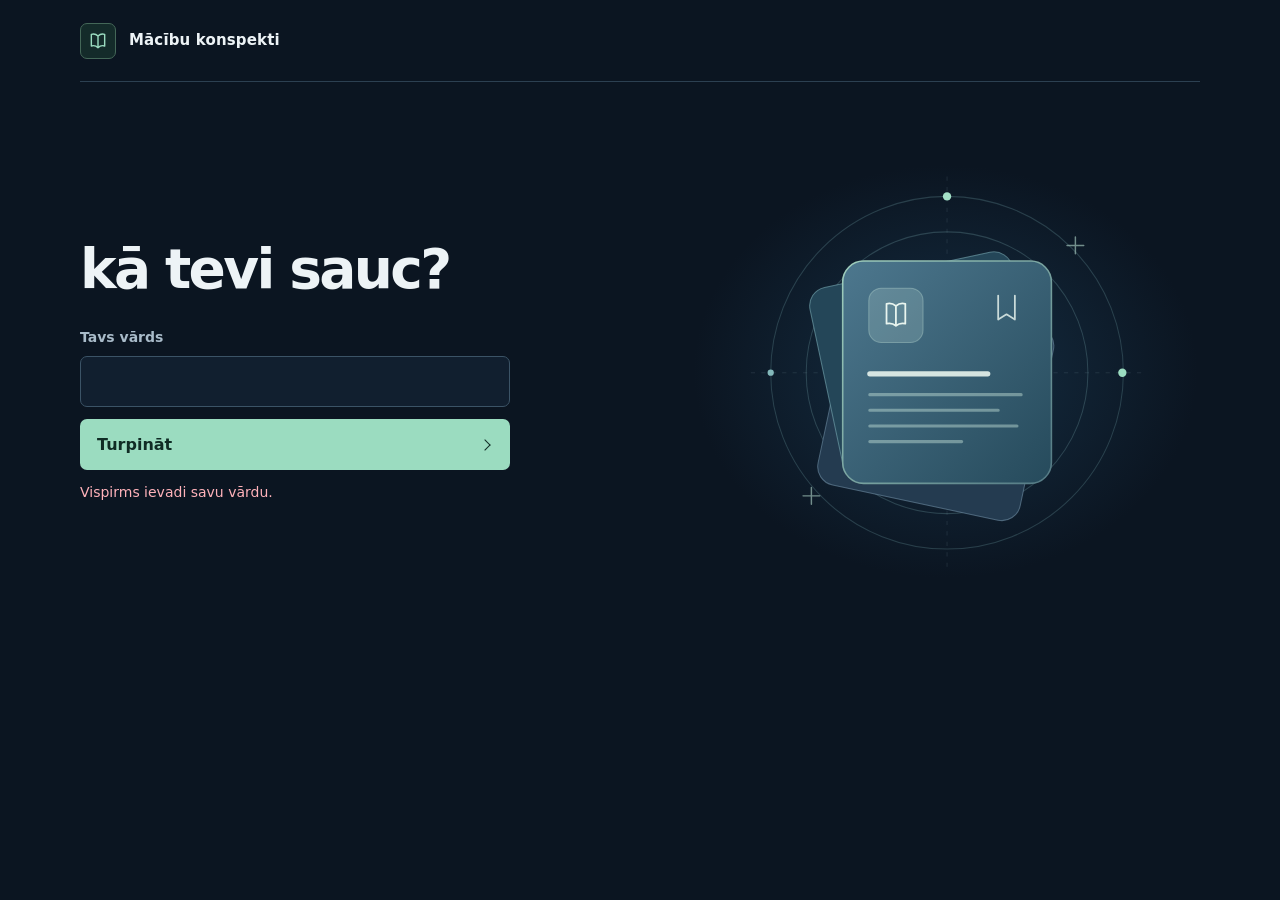
<file: projektu-vadiba-konspekts.html>
<!doctype html>
<html lang="lv">
  <head>
    <meta charset="utf-8" />
    <style>
      html:not([data-study-access]) {
        visibility: hidden !important;
      }
    </style>
    <noscript>
      <meta http-equiv="refresh" content="0;url=index.html?login=required" />
    </noscript>
    <script>
      (() => {
        const AUTH = "macibas.auth.v1";
        const ENTRY = "macibas.entry.v1";

        function checkAccess() {
          let allowed = false;

          try {
            const auth = JSON.parse(sessionStorage.getItem(AUTH) || "null");
            const validUser =
              auth &&
              typeof auth.id === "string" &&
              auth.id.length === 32 &&
              ["Toms", "Arta", "Gabriēla"].includes(auth.name);

            const url = new URL(location.href);
            const entryToken = url.searchParams.get("entry");

            if (validUser && entryToken) {
              const entry = JSON.parse(sessionStorage.getItem(ENTRY) || "null");

              allowed = !!(
                entry &&
                entry.token === entryToken &&
                entry.session === auth.id &&
                entry.path === location.pathname &&
                Number.isFinite(entry.expires) &&
                entry.expires > Date.now()
              );

              if (allowed) {
                sessionStorage.removeItem(ENTRY);
                url.searchParams.delete("entry");

                history.replaceState(
                  {
                    ...history.state,
                    macibasAccess: {
                      session: auth.id,
                      path: location.pathname,
                    },
                  },
                  "",
                  url.href,
                );
              }
            } else if (validUser) {
              const grant = history.state && history.state.macibasAccess;

              allowed = !!(
                grant &&
                grant.session === auth.id &&
                grant.path === location.pathname
              );
            }
          } catch {
            allowed = false;
          }

          document.documentElement.toggleAttribute(
            "data-study-access",
            allowed,
          );

          if (!allowed) {
            try {
              sessionStorage.removeItem(AUTH);
              sessionStorage.removeItem(ENTRY);
            } catch {}

            location.replace("index.html?login=required");
          }
        }

        window.addEventListener("pagehide", () => {
          document.documentElement.removeAttribute("data-study-access");
        });

        window.addEventListener("pageshow", checkAccess);
        checkAccess();
      })();
    </script>
    <meta name="viewport" content="width=device-width, initial-scale=1" />
    <meta name="theme-color" content="#f8f6f0" />
    <meta
      name="description"
      content="Kompakts projektu vadības konspekts: organizācija, interesenti, riski, produkta prasības, fāzes un izmaksas."
    />
    <title>Projektu vadība — mācību konspekts</title>
    <style>
      :root {
        color-scheme: light;
        --bg: #f8f6f0;
        --fg: #292d2a;
        --muted: #5c625e;
        --line: #cfd2c8;
        --soft: #eceee6;
        --accent: #3e5c49;
        --bar: #f8f6f0;
        --mark: #e6dfad;
        --size: 16px;
        --top: 58px;
      }
      * {
        box-sizing: border-box;
      }
      html {
        scroll-padding-top: calc(var(--top) + 12px);
      }
      body {
        margin: 0;
        background: var(--bg);
        color: var(--fg);
        font:
          var(--size)/1.5 system-ui,
          -apple-system,
          BlinkMacSystemFont,
          "Segoe UI",
          sans-serif;
        overflow-wrap: break-word;
      }
      body.dark {
        color-scheme: dark;
        --bg: #1c211e;
        --fg: #e1e4dc;
        --muted: #adb6aa;
        --line: #465047;
        --soft: #29322b;
        --accent: #b6cdb4;
        --bar: #1c211e;
        --mark: #665e2e;
      }
      a {
        color: var(--accent);
        text-underline-offset: 3px;
      }
      button,
      input {
        font: inherit;
      }
      button {
        color: var(--fg);
        background: var(--soft);
        border: 1px solid var(--line);
        border-radius: 5px;
        min-height: 38px;
        cursor: pointer;
      }
      button:focus-visible,
      a:focus-visible,
      input:focus-visible {
        outline: 2px solid var(--accent);
        outline-offset: 2px;
      }
      button:hover {
        border-color: var(--accent);
      }
      .toolbar {
        position: sticky;
        top: 0;
        z-index: 20;
        background: var(--bar);
        border-bottom: 1px solid var(--line);
        padding: 7px 12px;
      }
      .toolbar-inner {
        max-width: 820px;
        margin: auto;
        display: flex;
        gap: 7px;
        align-items: center;
      }
      .search-wrap {
        position: relative;
        flex: 1;
        min-width: 0;
      }
      .search-wrap input {
        width: 100%;
        height: 40px;
        padding: 7px 37px 7px 10px;
        border: 1px solid var(--line);
        border-radius: 5px;
        color: var(--fg);
        background: var(--bg);
        font-size: 16px;
        appearance: none;
      }
      .search-wrap input::-webkit-search-cancel-button {
        display: none;
      }
      .clear {
        position: absolute;
        right: 1px;
        top: 1px;
        min-width: 34px;
        border: 0;
        background: transparent;
        font-size: 23px;
        line-height: 1;
      }
      .toc-toggle {
        padding: 0 10px;
        height: 40px;
      }
      .panel {
        position: fixed;
        top: var(--top);
        left: 0;
        right: 0;
        z-index: 19;
        background: var(--bar);
        border-bottom: 1px solid var(--line);
        box-shadow: 0 7px 14px #0002;
        max-height: min(70vh, 620px);
        overflow: auto;
        overscroll-behavior: contain;
      }
      .panel-inner {
        max-width: 844px;
        margin: auto;
        padding: 10px 12px;
      }
      .panel[hidden],
      button[hidden] {
        display: none;
      }
      .result {
        display: block;
        padding: 10px 2px;
        border-top: 1px solid var(--line);
        color: var(--fg);
        text-decoration: none;
      }
      .result strong {
        display: block;
        font-size: 0.97em;
      }
      .result small {
        display: block;
        color: var(--muted);
        font-size: 0.84em;
        line-height: 1.45;
        margin-top: 2px;
      }
      .result:hover,
      .result:focus {
        background: var(--soft);
      }
      .result-meta {
        font-size: 0.82em;
        color: var(--muted);
        margin: 0 0 7px;
      }
      .toc-links {
        display: grid;
        gap: 2px;
      }
      .toc-links a {
        font-size: 0.94em;
        text-decoration: none;
        padding: 6px 2px;
      }
      .toc-group {
        font-size: 0.8em;
        font-weight: 700;
        color: var(--muted);
        margin: 10px 0 1px;
      }
      .prefs {
        display: flex;
        align-items: center;
        flex-wrap: wrap;
        gap: 8px;
        padding: 9px 0;
        border-bottom: 1px solid var(--line);
        font-size: 0.88em;
      }
      .prefs button {
        padding: 2px 10px;
      }
      .prefs label {
        display: flex;
        align-items: center;
        gap: 5px;
        min-height: 38px;
      }
      .prefs input {
        width: 18px;
        height: 18px;
      }
      main {
        max-width: 844px;
        margin: auto;
        padding: 16px 12px 26px;
      }
      header h1 {
        font-size: 1.65em;
        line-height: 1.2;
        letter-spacing: -0.025em;
        margin: 0 0 8px;
      }
      header p {
        margin: 7px 0;
      }
      .intro {
        font-size: 0.93em;
        color: var(--muted);
      }
      .group-title {
        font-size: 0.81em;
        letter-spacing: 0.04em;
        text-transform: uppercase;
        margin: 29px 0 0;
        color: var(--accent);
        font-weight: 700;
        border-top: 2px solid var(--line);
        padding-top: 11px;
      }
      .chapter {
        padding-top: 17px;
        padding-bottom: 6px;
        border-bottom: 1px solid var(--line);
        scroll-margin-top: 12px;
      }
      .chapter:last-child {
        border: 0;
      }
      .chapter h2 {
        font-size: 1.25em;
        line-height: 1.3;
        letter-spacing: -0.015em;
        margin: 0 0 10px;
      }
      .num {
        font-variant-numeric: tabular-nums;
        color: var(--muted);
        font-size: 0.78em;
        margin-right: 7px;
        font-weight: 500;
      }
      h3 {
        font-size: 1.03em;
        line-height: 1.35;
        margin: 16px 0 6px;
      }
      p {
        margin: 8px 0;
      }
      ul,
      ol {
        padding-left: 21px;
        margin: 8px 0;
      }
      li {
        padding-left: 1px;
        margin: 4px 0;
      }
      dl {
        margin: 8px 0;
      }
      dt {
        font-weight: 650;
        margin-top: 9px;
      }
      dd {
        margin: 2px 0 8px;
      }
      .compact dt {
        margin-top: 6px;
      }
      .compact dd {
        margin-bottom: 5px;
      }
      .key {
        padding: 8px 10px;
        border-left: 3px solid var(--accent);
        background: var(--soft);
        font-size: 0.95em;
        margin: 12px 0;
      }
      .example {
        border-left: 2px solid var(--line);
        padding: 1px 0 1px 10px;
        margin: 12px 0;
        font-size: 0.94em;
      }
      .example p {
        margin: 7px 0;
      }
      .note {
        font-size: 0.85em;
        color: var(--muted);
      }
      .source {
        font-size: 0.75em;
        color: var(--muted);
        margin: 12px 0 5px;
      }
      .formula {
        font-size: 0.94em;
        line-height: 1.65;
        background: var(--soft);
        padding: 8px 10px;
        margin: 10px 0;
      }
      .matrix {
        display: grid;
        grid-template-columns: 1fr 1fr;
        border-top: 1px solid var(--line);
        border-left: 1px solid var(--line);
        font-size: 0.89em;
        margin: 11px 0;
      }
      .matrix > div {
        padding: 9px 8px;
        border-bottom: 1px solid var(--line);
        border-right: 1px solid var(--line);
      }
      .matrix .axis {
        padding: 6px 8px;
        background: var(--soft);
        font-size: 0.84em;
        font-weight: 600;
      }
      .matrix strong {
        display: inline-block;
        margin-bottom: 3px;
      }
      table {
        border-collapse: collapse;
        width: 100%;
        font-size: 0.9em;
        margin: 10px 0;
      }
      th,
      td {
        text-align: left;
        padding: 7px 8px;
        border-bottom: 1px solid var(--line);
        vertical-align: top;
      }
      th {
        background: var(--soft);
        font-weight: 600;
      }
      th:last-child,
      td:last-child {
        width: 32%;
      }
      .diagram {
        margin: 12px 0 10px;
        padding: 0;
      }
      .diagram svg {
        width: 100%;
        max-width: 400px;
        display: block;
        margin: 0 auto;
        height: auto;
      }
      .lines {
        fill: none;
        stroke: var(--muted);
        stroke-width: 1.5;
      }
      .dash {
        stroke-dasharray: 4 3;
      }
      .boxes rect {
        fill: var(--soft);
        stroke: var(--line);
        rx: 3;
      }
      .labels {
        fill: var(--fg);
        font:
          12px system-ui,
          sans-serif;
        text-anchor: middle;
      }
      .diagram figcaption {
        font-size: 0.76em;
        color: var(--muted);
        margin-top: 3px;
        text-align: center;
      }
      .phase-list li {
        margin: 5px 0;
      }
      .sources {
        font-size: 0.9em;
      }
      .visited-target {
        animation: targetflash 1.7s ease-out;
      }
      mark {
        background: var(--mark);
        color: inherit;
      }
      .bottom-link {
        display: inline-block;
        margin-top: 15px;
        font-size: 0.9em;
      }
      .noscript {
        font-size: 0.85em;
        color: var(--muted);
      }
      @keyframes targetflash {
        0%,
        40% {
          background: var(--soft);
        }
        100% {
          background: transparent;
        }
      }
      @media (min-width: 700px) {
        main {
          padding: 22px 24px 40px;
        }
        .toolbar {
          padding-left: 24px;
          padding-right: 24px;
        }
        .panel-inner {
          padding: 12px 24px;
        }
        .toc-links {
          grid-template-columns: 1fr 1fr;
          column-gap: 20px;
        }
        .toc-group {
          grid-column: 1/-1;
        }
        .chapter {
          padding-top: 22px;
        }
        .matrix {
          font-size: 0.95em;
        }
      }
      @media (prefers-reduced-motion: reduce) {
        * {
          animation: none !important;
          scroll-behavior: auto !important;
        }
      }
      @media print {
        .toolbar,
        .panel,
        .bottom-link {
          display: none !important;
        }
        main {
          max-width: none;
          padding: 0;
        }
        body,
        body.dark {
          --bg: white;
          --fg: #111;
          --muted: #444;
          --line: #aaa;
          --soft: #f2f2f2;
          --accent: #222;
          font-size: 11pt;
          background: white;
          color: #111;
        }
        .chapter {
          break-inside: auto;
        }
        .chapter h2,
        h3 {
          break-after: avoid;
        }
        .diagram,
        .matrix,
        table,
        .example,
        .key {
          break-inside: avoid;
        }
        .group-title {
          margin-top: 20px;
        }
      }
    </style>
  </head>
  <body id="sakums">
    <div class="toolbar">
      <div class="toolbar-inner">
        <div class="search-wrap">
          <label
            for="search"
            class="sr-only"
            style="
              position: absolute;
              width: 1px;
              height: 1px;
              overflow: hidden;
              clip-path: inset(50%);
            "
            >Meklēt visā konspektā</label
          ><input
            id="search"
            type="search"
            placeholder="Meklēt tēmu vai jēdzienu…"
            autocomplete="off"
            spellcheck="false"
            aria-controls="search-panel"
            aria-expanded="false"
          /><button
            id="clear"
            class="clear"
            type="button"
            aria-label="Notīrīt meklējumu"
            hidden
          >
            ×
          </button>
        </div>
        <button
          id="toc-toggle"
          class="toc-toggle"
          type="button"
          aria-controls="toc-panel"
          aria-expanded="false"
        >
          Saturs
        </button>
      </div>
    </div>
    <div
      id="search-panel"
      class="panel"
      role="region"
      aria-label="Meklēšanas rezultāti"
      hidden
    >
      <div class="panel-inner">
        <p
          id="result-status"
          class="result-meta"
          role="status"
          aria-live="polite"
        ></p>
        <div id="results"></div>
      </div>
    </div>
    <nav id="toc-panel" class="panel" aria-label="Konspekta saturs" hidden>
      <div class="panel-inner">
        <div class="prefs">
          <span>Teksts</span
          ><button id="smaller" type="button" aria-label="Samazināt tekstu">
            A−</button
          ><span id="font-status">16 px</span
          ><button id="larger" type="button" aria-label="Palielināt tekstu">
            A+</button
          ><label><input id="night" type="checkbox" />Tumšs fons</label>
        </div>
        <div class="toc-links">
          <div class="toc-group">Organizācija un lomas</div>
          <a href="#organizacijas-izvele" data-jump="organizacijas-izvele"
            >01. Organizācijas formas izvēle</a
          >
          <a href="#tira" data-jump="tira">02. Tīrā projekta organizācija</a>
          <a href="#staba" data-jump="staba">03. Štāba projekta organizācija</a>
          <a href="#matrica" data-jump="matrica"
            >04. Matricas projekta organizācija</a
          >
          <a href="#citas-formas" data-jump="citas-formas"
            >05. Citas organizācijas formas</a
          >
          <a href="#lomas" data-jump="lomas"
            >06. Projekta institūcijas un lomas</a
          >
          <div class="toc-group">Interesenti un SVID</div>
          <a href="#interesenti" data-jump="interesenti"
            >07. Interesenti un viņu analīze</a
          >
          <a href="#interesentu-matrica" data-jump="interesentu-matrica"
            >08. Ietekmes un intereses matrica</a
          >
          <a href="#svid" data-jump="svid">09. SVID analīze</a>
          <div class="toc-group">Riski un izmaiņas</div>
          <a href="#risks-un-vide" data-jump="risks-un-vide"
            >10. Risks, risku vadība un projekta vide</a
          >
          <a href="#risku-veidi" data-jump="risku-veidi"
            >11. Risku piemēri projekta posmos</a
          >
          <a href="#risku-novertesana" data-jump="risku-novertesana"
            >12. Risku novērtēšana</a
          >
          <a href="#risku-reakcijas" data-jump="risku-reakcijas"
            >13. Četras reakcijas uz risku</a
          >
          <a href="#risku-plans" data-jump="risku-plans"
            >14. Risku vadīšanas plāns un atbildība</a
          >
          <a href="#risku-registrs" data-jump="risku-registrs"
            >15. Risku reģistrs un plānošanas riski</a
          >
          <a href="#izmainas" data-jump="izmainas"
            >16. Projekta satura izmaiņu vadība</a
          >
          <div class="toc-group">Koncepts, laiks un izmaksas</div>
          <a href="#koncepts" data-jump="koncepts"
            >17. Projekta koncepts un spriedzes trijstūris</a
          >
          <a href="#produkta-prasibas" data-jump="produkta-prasibas"
            >18. Gala produkta prasību definēšana</a
          >
          <a href="#laika-planosana" data-jump="laika-planosana"
            >19. Projekta laika noteikšana un fāzes</a
          >
          <a href="#starts-izpete" data-jump="starts-izpete"
            >20. Starts, plānošana un priekšizpēte</a
          >
          <a href="#koncepciju-fazes" data-jump="koncepciju-fazes"
            >21. Pamatkoncepcija un detaļkoncepcija</a
          >
          <a href="#istenosana-ieviesana" data-jump="istenosana-ieviesana"
            >22. Īstenošana un ieviešana</a
          >
          <a href="#noslegums" data-jump="noslegums">23. Projekta noslēgums</a>
          <a href="#izmaksu-struktura" data-jump="izmaksu-struktura"
            >24. Projekta izmaksas un to struktūra</a
          >
          <a href="#vadisanas-izmaksas" data-jump="vadisanas-izmaksas"
            >25. Projekta vadīšanas izmaksu aprēķins</a
          >
          <a href="#produkta-izmaksas" data-jump="produkta-izmaksas"
            >26. Produkta izveides un ieviešanas izmaksas</a
          >
          <div class="toc-group">Atkārtošanai</div>
          <a href="#atkartojums" data-jump="atkartojums"
            >27. Īsais atkārtojums un avoti</a
          >
        </div>
      </div>
    </nav>
    <main>
      <header>
        <h1>Projektu vadība</h1>
        <p><strong>Mācību konspekts no trim materiāliem</strong></p>
        <p class="intro">
          Organizācija un lomas · interesenti un SVID · riski · projekta
          koncepts, laiks un izmaksas.
        </p>
        <p class="intro">
          Meklētājs augšā paliek pieejams arī ritinot. Tas meklē visā tekstā un
          saprot arī vārdus bez garumzīmēm. Sadaļā „Saturs” vari mainīt teksta
          lielumu un fonu.
        </p>
      </header>
      <noscript
        ><p class="noscript">
          Meklētājam nepieciešams JavaScript. Viss konspekta teksts ir lasāms
          arī bez tā; meklēšanai vari izmantot pārlūka funkciju „Atrast lapā”.
        </p></noscript
      >
      <div class="group-title">Organizācija un lomas</div>
      <section
        class="chapter"
        id="organizacijas-izvele"
        data-keywords="struktūra struktūras pakļautība organizatoriskā forma"
      >
        <h2 tabindex="-1">
          <span class="num">01</span>Organizācijas formas izvēle
        </h2>
        <div class="content">
          <p>
            Projekta organizācija nosaka,
            <strong
              >kas vada darbu, kam darbinieki pakļaujas un kurš pieņem
              lēmumus</strong
            >. Formu izvēlas atbilstoši projekta sarežģītībai, darba apjomam,
            laika ierobežojumam un personāla kapacitātei.
          </p>
          <dl class="compact">
            <dt>Tīrā forma</dt>
            <dd>
              Atsevišķa komanda uz projekta laiku; darbinieki tieši pakļauti
              projekta vadītājam.
            </dd>
            <dt>Štāba forma</dt>
            <dd>
              Esošā struktūra saglabājas; projekta vadītājs koordinē, bet nedod
              saistošus rīkojumus.
            </dd>
            <dt>Matricas forma</dt>
            <dd>
              Projekta un funkcionālās struktūrvienības vadītājs dala atbildību;
              darbiniekam ir divējāda pakļautība.
            </dd>
          </dl>
          <p class="key">
            Galvenā atšķirība: cik lielas ir projekta vadītāja pilnvaras un kam
            pakļaujas komanda.
          </p>
        </div>
        <p class="source">Avots: 2 · 2.–3. lpp.</p>
      </section>
      <section class="chapter" id="tira" data-keywords="tīrā tīra pilnvaras">
        <h2 tabindex="-1">
          <span class="num">02</span>Tīrā projekta organizācija
        </h2>
        <div class="content">
          <p>
            Uz noteiktu laiku vienā organizatoriskā vienībā apvieno cilvēkus no
            dažādām struktūrvienībām un nodod viņus
            <strong>projekta vadītāja tiešā rīcībā</strong>. Komanda pilnībā
            koncentrējas uz projekta darbu.
          </p>
          <figure class="diagram">
            <svg
              viewBox="0 0 340 153"
              role="img"
              aria-label="Tīrā forma: organizācijas vadība, zem tās projekta vadītājs, kuram tieši pakļauti trīs projekta speciālisti."
            >
              <g class="lines">
                <path d="M170 31V51M170 81V98M58 110V98H282V110" />
              </g>
              <g class="boxes">
                <rect x="94" y="2" width="152" height="29" />
                <rect x="94" y="51" width="152" height="30" />
                <rect x="4" y="110" width="108" height="30" />
                <rect x="116" y="110" width="108" height="30" />
                <rect x="228" y="110" width="108" height="30" />
              </g>
              <g class="labels">
                <text x="170" y="21">Organizācijas vadība</text>
                <text x="170" y="71">Projekta vadītājs</text>
                <text x="58" y="130">Speciālists A</text>
                <text x="170" y="130">Speciālists B</text>
                <text x="282" y="130">Speciālists C</text>
              </g>
            </svg>
            <figcaption>
              Līnijas rāda tiešo pakļautību projekta darbā.
            </figcaption>
          </figure>
          <h3>Priekšrocības</h3>
          <ul>
            <li>
              Rīkojumu tiesības un atbildība koncentrēta vienā personā. Projekta
              vadītājs atbild par veicamajiem darbiem, kvalitāti un metodēm.
            </li>
            <li>
              Komandai ir viena skaidra autoritāte un kopīgs darba fokuss.
            </li>
            <li>
              Īsi saziņas ceļi ļauj ātri risināt problēmas un pieņemt lēmumus.
            </li>
          </ul>
          <h3>Trūkumi</h3>
          <ul>
            <li>
              Grūti iegūt vajadzīgos darbiniekus no pamatorganizācijas
              struktūrvienībām.
            </li>
            <li>Ne vienmēr visiem iespējams nodrošināt vienmērīgu noslodzi.</li>
            <li>
              Pēc projekta var būt grūti cilvēkus atgriezt iepriekšējās
              darbavietās.
            </li>
            <li>
              Projektā iegūtās zināšanas var būt grūti nodot pamatorganizācijai.
            </li>
          </ul>
        </div>
        <p class="source">Avots: 2 · 3.–5. lpp.</p>
      </section>
      <section
        class="chapter"
        id="staba"
        data-keywords="štābs štāba staba lineārā koordinators"
      >
        <h2 tabindex="-1">
          <span class="num">03</span>Štāba projekta organizācija
        </h2>
        <div class="content">
          <p>
            Atsevišķu projekta izpildes struktūrvienību neveido un esošo lineāro
            struktūru nepārveido. Projekta vadītājam ir
            <strong>štāba jeb atbalsta un koordinācijas loma</strong>; mērķi
            jāpanāk ar ietekmi un sadarbību.
          </p>
          <figure class="diagram">
            <svg
              viewBox="0 0 340 178"
              role="img"
              aria-label="Štāba struktūra: darbinieki pakļaujas nodaļu vadītājiem. Projekta koordinators sadarbojas ar vadību un pārskata darbinieku darbu bez rīkojumu tiesībām."
            >
              <!-- Tiešā pakļautība -->
              <g class="lines">
                <path
                  d="M123 35V55H60V75
                        M123 55H186V75
                        M60 113V139
                        M186 113V139"
                />
              </g>

              <!-- Koordinācija, nevis tiešā pakļautība -->
              <g class="lines">
                <path class="dash" d="M203 20H250" />
                <path class="dash" d="M293 46V154H242" />
              </g>

              <g class="boxes">
                <rect x="43" y="4" width="160" height="31" />
                <rect x="250" y="4" width="86" height="42" />

                <rect x="4" y="75" width="112" height="38" />
                <rect x="130" y="75" width="112" height="38" />

                <rect x="4" y="139" width="112" height="30" />
                <rect x="130" y="139" width="112" height="30" />
              </g>

              <g class="labels">
                <text x="123" y="24">Organizācijas vadība</text>

                <text x="293" y="21">
                  <tspan x="293">Projekta</tspan>
                  <tspan x="293" dy="15">koordinators</tspan>
                </text>

                <text x="60" y="91">
                  <tspan x="60">Nodaļas A</tspan>
                  <tspan x="60" dy="15">vadītājs</tspan>
                </text>

                <text x="186" y="91">
                  <tspan x="186">Nodaļas B</tspan>
                  <tspan x="186" dy="15">vadītājs</tspan>
                </text>

                <text x="60" y="159">Darbinieki A</text>
                <text x="186" y="159">Darbinieki B</text>
              </g>
            </svg>

            <figcaption>
              Nepārtraukta līnija — tiešā pakļautība. Pārtraukta — koordinācija
              un darba izpildes pārskatīšana, nedodot saistošus rīkojumus.
              Piemērā koordinācijas saite parādīta ar nodaļas B darbiniekiem.
            </figcaption>
          </figure>
          <ul>
            <li>
              Projekta vadītājam nav rīkojumu vai lēmējtiesību; lēmumus pieņem
              lineārās struktūras vadītājs.
            </li>
            <li>
              Vadītāja uzdevumi galvenokārt ir termiņu un izmaksu uzraudzība.
            </li>
            <li>
              Struktūras saglabāšana ļauj organizēt projektu esošās
              organizācijas ietvaros.
            </li>
          </ul>
          <h3>Trūkumi</h3>
          <p>
            Var trūkt personas, kura uzņemas atbildību par projektu kopumā.
            Nodaļu intereses dominē pār projekta interesēm, koncentrēšanās uz
            projektu ir nepietiekama un lēmumi top lēni.
          </p>
          <p class="key">
            Atceries: štāba vadītājs ir koordinators — ietekme ir, formālu
            pavēļu tiesību nav.
          </p>
        </div>
        <p class="source">Avots: 2 · 6.–7. lpp.</p>
      </section>
      <section
        class="chapter"
        id="matrica"
        data-keywords="matricas matrica dubulta pakļautība"
      >
        <h2 tabindex="-1">
          <span class="num">04</span>Matricas projekta organizācija
        </h2>
        <div class="content">
          <p>
            Matricas forma apvieno tīrās un štāba formas iezīmes. Atbildību par
            projektu uzņemas
            <strong
              >gan projekta vadītājs, gan lineārās struktūrvienības
              vadītājs</strong
            >.
          </p>
          <figure class="diagram">
            <svg
              viewBox="0 0 340 199"
              role="img"
              aria-label="Matricas struktūra: trīs nodaļu vadītāji augšā un divu projektu vadītāji kreisajā malā. Katrs speciālists saistīts gan ar savas nodaļas vadītāju vertikāli, gan ar sava projekta vadītāju horizontāli."
            >
              <!-- Vertikālais virziens: nodaļu vadība -->
              <g class="lines">
                <path
                  d="M139 43V165
                        M217 43V165
                        M295 43V165"
                />
              </g>

              <!-- Horizontālais virziens: projektu vadība -->
              <g class="lines">
                <path
                  d="M90 100H295
                        M90 165H295"
                />
              </g>

              <g class="boxes">
                <!-- Nodaļu vadītāji -->
                <rect x="104" y="4" width="70" height="39" />
                <rect x="182" y="4" width="70" height="39" />
                <rect x="260" y="4" width="70" height="39" />

                <!-- Projektu vadītāji -->
                <rect x="2" y="82" width="88" height="36" />
                <rect x="2" y="147" width="88" height="36" />

                <!-- Speciālisti krustpunktos -->
                <rect x="109" y="86" width="60" height="28" />
                <rect x="187" y="86" width="60" height="28" />
                <rect x="265" y="86" width="60" height="28" />

                <rect x="109" y="151" width="60" height="28" />
                <rect x="187" y="151" width="60" height="28" />
                <rect x="265" y="151" width="60" height="28" />
              </g>

              <g class="labels">
                <text x="139" y="20">
                  <tspan x="139">Nodaļas A</tspan>
                  <tspan x="139" dy="15">vadītājs</tspan>
                </text>
                <text x="217" y="20">
                  <tspan x="217">Nodaļas B</tspan>
                  <tspan x="217" dy="15">vadītājs</tspan>
                </text>
                <text x="295" y="20">
                  <tspan x="295">Nodaļas C</tspan>
                  <tspan x="295" dy="15">vadītājs</tspan>
                </text>

                <text x="46" y="97">
                  <tspan x="46">Projekta 1</tspan>
                  <tspan x="46" dy="15">vadītājs</tspan>
                </text>
                <text x="46" y="162">
                  <tspan x="46">Projekta 2</tspan>
                  <tspan x="46" dy="15">vadītājs</tspan>
                </text>

                <text x="139" y="104">Spec. A1</text>
                <text x="217" y="104">Spec. B1</text>
                <text x="295" y="104">Spec. C1</text>

                <text x="139" y="169">Spec. A2</text>
                <text x="217" y="169">Spec. B2</text>
                <text x="295" y="169">Spec. C2</text>
              </g>
            </svg>

            <figcaption>
              Speciālistam ir divējāda pakļautība: vertikāli — savas nodaļas
              vadītājam, horizontāli — attiecīgā projekta vadītājam. Piemēram,
              A1 ir nodaļas A speciālists 1. projektā.
            </figcaption>
          </figure>
          <p>
            <strong>Priekšrocība:</strong> nav raksturīgo darbinieku
            aizvietošanas un atgriešanās problēmu, jo saikne ar
            pamatorganizāciju saglabājas.
          </p>
          <p>
            <strong>Trūkumi:</strong> dubulta pakļautība var radīt hierarhijas
            pārkāpumus un konfliktus starp vadītājiem; atdeve un atbildības
            izjūta var samazināties.
          </p>
          <p class="example">
            <strong>Skaidrojošs piemērs.</strong> Projekta vadītājam speciālista
            darbu vajag šodien, bet nodaļas vadītājam vienlaikus ir cits
            steidzams uzdevums. Ja prioritātes nav saskaņotas, rodas konflikts.
          </p>
        </div>
        <p class="source">Avots: 2 · 8.–9. lpp.</p>
      </section>
      <section
        class="chapter"
        id="citas-formas"
        data-keywords="virtuālā birojs baseins"
      >
        <h2 tabindex="-1">
          <span class="num">05</span>Citas organizācijas formas
        </h2>
        <div class="content">
          <dl>
            <dt>Virtuālā projektu organizācija</dt>
            <dd>
              Dalībnieku saziņā izmanto internetu; sadarbību var organizēt
              attālināti.
            </dd>
            <dt>Projektu biroju organizācija</dt>
            <dd>
              Veido lieliem atsevišķiem projektiem vai kā kopīgu atbalsta
              struktūru daudziem projektiem.
            </dd>
            <dt>Projektu baseina organizācija</dt>
            <dd>
              Pēc būtības ir vairāku projektu kopums, kuri organizēti tīrajā
              formā.
            </dd>
          </dl>
        </div>
        <p class="source">Avots: 2 · 10. lpp.</p>
      </section>
      <section
        class="chapter"
        id="lomas"
        data-keywords="uzdevuma devējs sponsors pasūtītājs uzraudzības komiteja klients piegādātājs nodevums robežstabs"
      >
        <h2 tabindex="-1">
          <span class="num">06</span>Projekta institūcijas un lomas
        </h2>
        <div class="content">
          <h3>Projekta vadītājs</h3>
          <p>
            Vada aktivitātes un nodrošina nodevumu pabeigšanu. Ikdienas darbā:
          </p>
          <ul>
            <li>precizē projekta uzdevumu un mērķus;</li>
            <li>
              palīdz izveidot organizatorisko struktūru un informācijas plūsmas;
            </li>
            <li>izstrādā plānus un uzrauga to izpildi atbilstoši līgumam;</li>
            <li>savlaicīgi atklāj novirzes un izstrādā korekcijas;</li>
            <li>regulāri izvērtē projekta finansiālo izdevīgumu;</li>
            <li>
              robežstabos sagatavo situācijas ziņojumus un prezentē tos
              uzraudzības komitejai;
            </li>
            <li>koordinē visu projekta uzdevumu izpildi.</li>
          </ul>
          <h3>Uzdevuma devējs un sponsors</h3>
          <p>
            <strong>Uzdevuma devējs</strong> atbild par stratēģiskiem
            jautājumiem, uzņēmuma interešu ievērošanu, komandas atbalstu un
            konfliktu risināšanu. Projekta izdošanās ir atkarīga arī no viņa un
            projekta vadītāja sadarbības.
          </p>
          <p>
            <strong>Sponsors</strong> virza un pamato projektu, atbalsta un
            apstiprina resursus un aprīkojumu, pieņem augstākā līmeņa lēmumus un
            risina jautājumus, ko projekta vadītājs nevar atrisināt. Šīs lomas
            ir saistītas, taču materiālos tās nosauktas atsevišķi.
          </p>
          <h3>Uzraudzības komiteja</h3>
          <ul>
            <li>
              Nosaka par projektu atbildīgās personas un pārbauda un pieņem
              plānus.
            </li>
            <li>Seko mērķu sasniegšanai pieejamo resursu ietvaros.</li>
            <li>
              Pārbauda un pieņem fāžu rezultātus, starprezultātus un ziņojumus.
            </li>
            <li>Salīdzina ziņojumos norādīto ar projekta uzdevumu.</li>
            <li>
              Projekta noslēgumā atbrīvo projekta vadītāju no projekta
              pienākumiem.
            </li>
          </ul>
          <h3>Pārējie dalībnieki</h3>
          <dl class="compact">
            <dt>Vadības komiteja</dt>
            <dd>
              Ja izveidota, nodrošina augstākā līmeņa vadību un projekta
              atbalstu.
            </dd>
            <dt>Projekta vadības komanda</dt>
            <dd>Ja izveidota, palīdz projekta vadītājam vadības darbā.</dd>
            <dt>Projekta komanda</dt>
            <dd>Īsteno konkrētās aktivitātes.</dd>
            <dt>Klients</dt>
            <dd>Nosaka prasības un pieņem nodevumus.</dd>
            <dt>Piegādātājs</dt>
            <dd>Piegādā projektam resursus.</dd>
            <dt>Projektu vadības birojs</dt>
            <dd>
              Var atbalstīt pārvaldību, apmācības, plānošanu un monitoringu.
            </dd>
          </dl>
          <p class="key">
            Vadītājs koordinē izpildi; uzdevuma devējs/sponsors nodrošina
            stratēģisku atbalstu; komiteja pārbauda un pieņem.
          </p>
        </div>
        <p class="source">Avots: 2 · 11.–13. lpp.; 3 · 7. lpp.</p>
      </section>
      <div class="group-title">Interesenti un SVID</div>
      <section
        class="chapter"
        id="interesenti"
        data-keywords="ieinteresētās puses mērķgrupa gala saņēmēji intereses"
      >
        <h2 tabindex="-1">
          <span class="num">07</span>Interesenti un viņu analīze
        </h2>
        <div class="content">
          <p>
            <strong>Interesenti jeb ieinteresētās puses</strong> ir personas,
            grupas vai organizācijas, kurām ir interese par projektu, kuras
            projekts ietekmē vai kuras pašas var ietekmēt projekta norisi.
          </p>
          <p>
            Analīzes mērķis ir
            <strong
              >palielināt mērķgrupu un gala saņēmēju sociālos, ekonomiskos un
              institucionālos ieguvumus</strong
            >
            un samazināt projekta iespējamo negatīvo ietekmi.
          </p>
          <ol>
            <li><strong>Identificē:</strong> kas ir saistīts ar projektu?</li>
            <li>
              <strong>Atklāj intereses:</strong> ko katra puse sagaida, kādi ir
              tās mērķi un kā projekta specifika to skar?
            </li>
            <li>
              <strong>Novērtē:</strong> cik liela ir tās ietekme un
              ieinteresētība?
            </li>
            <li>
              <strong>Izvēlies sadarbību:</strong> iesaistīšana, konsultēšanās,
              informēšana vai uzraudzīšana.
            </li>
          </ol>
          <p class="example">
            <strong>Skaidrojošs piemērs.</strong> Rotaļlaukuma projektā
            pašvaldība var piešķirt resursus un atļaujas, vecāki ir ieinteresēti
            drošībā, bet tuvējie iedzīvotāji var raizēties par troksni. Visām
            pusēm neder vienāda saziņa.
          </p>
          <p>
            Vienkāršā analīzes tabulā pietiek sākumā pierakstīt:
            <strong
              >interesents → intereses/mērķi → projekta specifika attiecībā uz
              šo pusi</strong
            >.
          </p>
        </div>
        <p class="source">Avots: 3 · 2.–4., 6.–8. lpp.</p>
      </section>
      <section
        class="chapter"
        id="interesentu-matrica"
        data-keywords="ietekme interese matrica galvenie spēlētāji ietekmīgie skartie"
      >
        <h2 tabindex="-1">
          <span class="num">08</span>Ietekmes un intereses matrica
        </h2>
        <div class="content">
          <p>
            <strong>Ietekme</strong> rāda spēju mainīt projekta norisi, bet
            <strong>interese</strong> — cik svarīgs projekts ir konkrētajai
            pusei. Matrica palīdz sadalīt uzmanību.
          </p>
          <div
            class="matrix"
            role="group"
            aria-label="Interesentu ietekmes un intereses matrica"
          >
            <div class="axis">Augsta ietekme · zema interese</div>
            <div class="axis">Augsta ietekme · augsta interese</div>
            <div>
              <strong>Ietekmīgie</strong><br />Uzturi labas attiecības,
              konsultējies un palielini iesaisti.
            </div>
            <div>
              <strong>Galvenie spēlētāji</strong><br />Cieši vadi, regulāri
              iesaisti un iekļauj lēmumu pieņemšanā.
            </div>
            <div class="axis">Zema ietekme · zema interese</div>
            <div class="axis">Zema ietekme · augsta interese</div>
            <div>
              <strong>„Ieinteresētie”*</strong><br />Uzraugi; izmanto vispārējus
              informēšanas kanālus.
            </div>
            <div>
              <strong>Skartie</strong><br />Informē, konsultējies un iesaisti
              zema riska jomās.
            </div>
          </div>
          <p>
            Skartie var kļūt par atbalstītājiem un labas gribas vēstniekiem.
            Ietekmīgos vēlams vairāk ieinteresēt, lai viņi kļūtu par galvenajiem
            spēlētājiem.
          </p>
          <p class="note">
            * Materiāla 9.–10. lpp. zemās ietekmes un zemās intereses grupas
            nosaukums ir „Ieinteresētie”. Tas var mulsināt; iegaumē tieši
            <strong>asu vērtības un atbilstošo rīcību</strong>. 10. lpp.
            noslēguma frāze par šīs grupas pārvēršanu par „Ieinteresētajiem” ir
            atkārtojums; tās jēga konspektā izteikta kā ieinteresētības
            palielināšana.
          </p>
        </div>
        <p class="source">Avots: 3 · 5., 9.–10. lpp.</p>
      </section>
      <section
        class="chapter"
        id="svid"
        data-keywords="SWOT stiprās vājās iespējas draudi iekšējā ārējā vide"
      >
        <h2 tabindex="-1"><span class="num">09</span>SVID analīze</h2>
        <div class="content">
          <p>
            SVID palīdz izvērtēt organizācijas iekšējos un ārējos apstākļus
            saistībā ar projektu.
          </p>
          <dl>
            <dt>S — stiprās puses (Strengths)</dt>
            <dd>
              <strong>Iekšējie</strong> labvēlīgie faktori: ko organizācija var
              dot projektam, piemēram, pieredzējušu komandu?
            </dd>
            <dt>V — vājās puses (Weaknesses)</dt>
            <dd>
              <strong>Iekšējie</strong> traucējošie faktori: kas organizācijā
              var kavēt izpildi, piemēram, pieredzes trūkums?
            </dd>
            <dt>I — iespējas (Opportunities)</dt>
            <dd>
              <strong>Ārējie</strong> labvēlīgie apstākļi un iespējamie
              paliekošie labumi.
            </dd>
            <dt>D — draudi (Threats)</dt>
            <dd>
              <strong>Ārējie</strong> apstākļi, kuri var apdraudēt veiksmīgu
              īstenošanu.
            </dd>
          </dl>
          <p>
            Materiāla krustojumu shēmā
            <strong>stiprās puses + iespējas</strong> ir sekmīgas izmantošanas
            situācija. <strong>Stiprās puses + draudi</strong> un
            <strong>vājās puses + iespējas</strong> prasa rūpīgu apsvēršanu.
            <strong>Vājās puses + draudi</strong> veido īpaši apdraudošu
            kombināciju.
          </p>
          <p class="key">
            S un V — organizācijas iekšienē; I un D — ārējā vidē.
          </p>
        </div>
        <p class="source">Avots: 3 · 11.–12. lpp.</p>
      </section>
      <div class="group-title">Riski un izmaiņas</div>
      <section
        class="chapter"
        id="risks-un-vide"
        data-keywords="risku analīze risks definīcija vide ārējie iekšējie alternatīvas"
      >
        <h2 tabindex="-1">
          <span class="num">10</span>Risks, risku vadība un projekta vide
        </h2>
        <div class="content">
          <p>
            Materiālā <strong>risks</strong> ir neparedzēta situācija vai
            notikums, kas var negatīvi ietekmēt projektu vai tā daļu un kavēt
            kopējo mērķu sasniegšanu. Risku vērtē arī tad, kad salīdzina
            alternatīvus risinājumus.
          </p>
          <p>
            <strong>Risku vadība</strong> ietver risku identificēšanu, grupēšanu
            un analīzi, kā arī reakciju plānošanu, uzraudzību un kontroli.
            Apraksta faktorus, kuri var ietekmēt atbilstību prasībām, izmaksas
            vai termiņus.
          </p>
          <h3>Kur meklēt risku avotus?</h3>
          <ul>
            <li>
              <strong>Ārējā vidē:</strong> sociālie, psiholoģiskie, politiskie,
              ekonomiskie, ģeofiziskie un ekoloģiskie faktori.
            </li>
            <li>
              <strong>Iekšējā vidē:</strong> projekta organizācija, dalībnieki
              un komanda.
            </li>
          </ul>
          <p>
            Risku vadīšanas nepieciešamību un apjomu izvērtē pēc
            <strong
              >finansēšanas avota, projekta lieluma, sarežģītības un pašiem
              riskiem</strong
            >.
          </p>
          <p class="key">
            Risks vēl var iestāties. Analīzē jautā: kas var notikt, kāpēc un ko
            tas mainīs projektā?
          </p>
        </div>
        <p class="source">Avots: 3 · 14.–17., 25. lpp.</p>
      </section>
      <section
        class="chapter"
        id="risku-veidi"
        data-keywords="finanšu operacionālā reputācijas juridiskā cilvēkresursi plānošana izpilde noslēgums"
      >
        <h2 tabindex="-1">
          <span class="num">11</span>Risku piemēri projekta posmos
        </h2>
        <div class="content">
          <p>
            Riskus meklē <strong>visā projekta gaitā</strong>. Zemāk materiāla
            piemēri sakārtoti pēc posmiem, kuros tos īpaši svarīgi pamanīt;
            viens risks var skart vairākus posmus.
          </p>
          <h3>Sagatavošanā un plānošanā</h3>
          <ul>
            <li>Neskaidri vai neprecīzi definēti mērķi.</li>
            <li>Nepietiekami resursi vai nepareizs to sadalījums.</li>
            <li>Neprecīzas izmaksu aplēses un budžeta pārtēriņš.</li>
            <li>
              Tehnoloģiski sarežģījumi, mainīgas atbilstības prasības un
              atkarība no piegādātājiem.
            </li>
          </ul>
          <h3>Izpildē</h3>
          <ul>
            <li>Kvalitātes kontroles kļūmes un nepietiekama testēšana.</li>
            <li>Programmatūras, aparatūras vai integrācijas problēmas.</li>
            <li>Ieinteresēto pušu domstarpības un pretestība izmaiņām.</li>
            <li>Juridiski jautājumi, prasību izmaiņas un līgumiski strīdi.</li>
          </ul>
          <h3>Pabeigšanā un pieņemšanā</h3>
          <ul>
            <li>Nepilnīgi nodevumi vai neatbilstība kvalitātes standartiem.</li>
            <li>Gala rezultāta pieņemšanas kavēšanās vai strīdi.</li>
            <li>Neparedzēti izmaiņu pieprasījumi.</li>
            <li>
              Nepietiekama dokumentācija, kas apgrūtina mērķu izpildes
              pierādīšanu.
            </li>
          </ul>
          <h3>Kādas sekas vērtē?</h3>
          <dl class="compact">
            <dt>Finansiālās</dt>
            <dd>
              Iespējamie naudas zaudējumi vai ieguvumi; materiāla riska
              definīcija uzsver negatīvo ietekmi.
            </dd>
            <dt>Operacionālās</dt>
            <dd>Ietekme uz ikdienas darbu, ražošanu un piegādēm.</dd>
            <dt>Reputācijas</dt>
            <dd>Uzticības un publiskā tēla pasliktināšanās.</dd>
            <dt>Juridiskās</dt>
            <dd>Neatbilstība prasībām, tiesvedība vai sodi.</dd>
            <dt>Cilvēkresursu</dt>
            <dd>Ietekme uz darbiniekiem, apmierinātību un produktivitāti.</dd>
          </dl>
        </div>
        <p class="source">Avots: 3 · 15., 18.–21. lpp.</p>
      </section>
      <section
        class="chapter"
        id="risku-novertesana"
        data-keywords="varbūtība iespējamība ietekme riska pakāpe skala novērtējums prioritāte"
      >
        <h2 tabindex="-1"><span class="num">12</span>Risku novērtēšana</h2>
        <div class="content">
          <p>
            Risku vērtē divās dimensijās:
            <strong>iestāšanās varbūtība</strong> un <strong>ietekme</strong>.
            Liela varbūtība ar lielu ietekmi prasa īpašu uzmanību. Arī maz
            ticams notikums var būt nozīmīgs, ja sekas ir smagas.
          </p>
          <h3>Varbūtības skala materiālā</h3>
          <table>
            <thead>
              <tr>
                <th scope="col">Vērtība un apzīmējums</th>
                <th scope="col">Iespējamība</th>
              </tr>
            </thead>
            <tbody>
              <tr>
                <td><strong>5</strong> — gandrīz droša</td>
                <td>&gt; 70%</td>
              </tr>
              <tr>
                <td><strong>4</strong> — ticama</td>
                <td>50–70%</td>
              </tr>
              <tr>
                <td><strong>3</strong> — iespējama</td>
                <td>30–50%</td>
              </tr>
              <tr>
                <td><strong>2</strong> — maz ticama</td>
                <td>5–30%</td>
              </tr>
              <tr>
                <td><strong>1</strong> — gandrīz neiespējama</td>
                <td>0–5%</td>
              </tr>
            </tbody>
          </table>
          <p class="note">
            Tā ir slaida piemēra skala. Robežvērtības slaidā pārklājas;
            praktiskā novērtējumā vienojas par nepārprotamu intervālu lietojumu.
          </p>
          <p>
            Ietekmi var vērtēt ar līmeņiem, piemēram, zema, vidēja, augsta, vai
            ar skaitļiem. Materiāla riska reģistra piemērā
            <strong>novērtējums = ietekmes vērtība × varbūtības vērtība</strong
            >: 4 × 3 = 12; 5 × 2 = 10. Tas ir prioritāšu rādītājs izvēlētajā
            skalā, nevis zaudējumu summa.
          </p>
          <p class="note">
            22. lpp. matricā skaitļi 1–5 apzīmē izvietotos risku piemērus; tos
            nevajag sajaukt ar 23. lpp. varbūtības skalas vērtībām.
          </p>
          <h3>Trīs analīzes jautājumi</h3>
          <ol>
            <li>Kā risks var ietekmēt projektu?</li>
            <li>Vai riska pakāpe ir pieļaujama?</li>
            <li>
              Kādus pretpasākumus paredzēt, ja tas iestājas, un cik elastīgs ir
              projekts?
            </li>
          </ol>
        </div>
        <p class="source">Avots: 3 · 22.–23., 30.–31. lpp.</p>
      </section>
      <section
        class="chapter"
        id="risku-reakcijas"
        data-keywords="pieņemšana samazināšana pārnešana dalīšana izvairīšanās pretpasākumi"
      >
        <h2 tabindex="-1">
          <span class="num">13</span>Četras reakcijas uz risku
        </h2>
        <div class="content">
          <dl>
            <dt>1. Riska pieņemšana</dt>
            <dd>
              Neievieš papildu mazināšanas pasākumus, bet turpina uzraudzīt
              risku. Ja tas iestājas, var izmantot standarta procesus un
              procedūras.
            </dd>
            <dt>2. Riska samazināšana</dt>
            <dd>
              Ievieš papildu mazināšanas un kontroles pasākumus, strādā ar riska
              cēloni un samazina iestāšanās varbūtību.
            </dd>
            <dt>3. Riska pārnešana vai dalīšana</dt>
            <dd>
              Atbildību par riska sekām pilnībā vai daļēji nodod trešajai pusei,
              piemēram, ar apdrošināšanu vai ārpakalpojuma līgumu. Slaidā to
              raksturo kā ietekmes nosacītu samazināšanu.
            </dd>
            <dt>4. Izvairīšanās no riska</dt>
            <dd>
              Neuzsāk vai pārtrauc darbību, kas izraisa vai palielina risku.
              Jārēķinās, ka pilnīga atteikšanās izslēdz arī iespējamos ieguvumus
              no šīs darbības.
            </dd>
          </dl>
          <p>
            Materiāla shēma saista
            <strong>mazu varbūtību un mazu ietekmi</strong> ar pieņemšanu;
            <strong>lielu varbūtību un mazu ietekmi</strong> — ar samazināšanu;
            <strong>mazu varbūtību un lielu ietekmi</strong> — ar
            pārnešanu/dalīšanu;
            <strong>lielu varbūtību un lielu ietekmi</strong> — ar izvairīšanos.
          </p>
          <p class="example">
            <strong>Skaidrojošs piemērs.</strong> Aprīkojuma bojājuma riskam var
            paredzēt apkopi (samazināšana), apdrošināšanu (pārnešana) vai
            atteikties no bīstamās tehnoloģijas (izvairīšanās).
          </p>
        </div>
        <p class="source">Avots: 3 · 24. lpp.</p>
      </section>
      <section
        class="chapter"
        id="risku-plans"
        data-keywords="metodoloģija budžets regularitāte atbildīgais risku analītiķis"
      >
        <h2 tabindex="-1">
          <span class="num">14</span>Risku vadīšanas plāns un atbildība
        </h2>
        <div class="content">
          <h3>Plāna saturs</h3>
          <ul>
            <li>Metodoloģija: kā riskus identificēs un vadīs.</li>
            <li>Lomas un atbildības.</li>
            <li>Risku vadīšanas budžets.</li>
            <li>Darbību izpildes regularitāte.</li>
            <li>Aprēķināšanas un novērtēšanas metodes.</li>
            <li>Atskaišu un uzskaites formas.</li>
          </ul>
          <h3>Atbildības sadalījums materiāla piemērā</h3>
          <dl>
            <dt>Pasūtītājs un finansētājs</dt>
            <dd>
              Pieņem lēmumu par risku vadīšanas plānošanu un piedalās risku
              identificēšanā.
            </dd>
            <dt>Projekta vadītājs</dt>
            <dd>
              Atbild un piedalās identificēšanā, analīzē un plānošanā; atbild
              par risku uzraudzību, kontroli un pieredzes apkopošanu.
            </dd>
            <dt>Risku analītiķis</dt>
            <dd>
              Izpilda identificēšanas, analīzes, plānošanas un pieredzes
              apkopošanas darbus.
            </dd>
            <dt>Komandas dalībnieks</dt>
            <dd>
              Piedalās identificēšanā un daļēji veic pieredzes apkopošanu.
            </dd>
          </dl>
          <p class="key">
            „Atbild” un „izpilda” nav viens un tas pats: vadītājs saglabā
            atbildību arī tad, ja analīzi veic analītiķis.
          </p>
        </div>
        <p class="source">Avots: 3 · 27.–28. lpp.</p>
      </section>
      <section
        class="chapter"
        id="risku-registrs"
        data-keywords="reģistrs ID risku uzskaite rezerves sadarbība plānošanas riski"
      >
        <h2 tabindex="-1">
          <span class="num">15</span>Risku reģistrs un plānošanas riski
        </h2>
        <div class="content">
          <p>
            <strong>Risku reģistrs</strong> ir strukturēta uzskaite:
            <strong
              >ID, risks, apraksts un ietekme, ietekmes vērtējums, varbūtība,
              kopējais novērtējums, reakcija, atbildīgais</strong
            >. Riskus var grupēt, piemēram, finanšu un tehnoloģiskajos.
          </p>
          <div class="example">
            <strong>Vienkāršots materiāla piemērs</strong>
            <dl class="compact">
              <dt>Risks</dt>
              <dd>
                Neprecīza izmaksu prognoze; projekta īstenošanai var vajadzēt
                papildu finansējumu.
              </dd>
              <dt>Novērtējums</dt>
              <dd>
                Ietekme 4 (būtiska) × iespējamība 3 (iespējama) =
                <strong>12</strong>.
              </dd>
              <dt>Reakcija</dt>
              <dd>
                Elastīga prognoze, rezerves scenāriji, regulāra uzraudzība,
                iepriekšējo projektu izpēte, budžeta rezerve vai fiksētas cenas
                līgums.
              </dd>
              <dt>Atbildīgais</dt>
              <dd>Projekta vadītājs.</dd>
            </dl>
          </div>
          <h3>Plānošanā īpaši svarīgi</h3>
          <ul>
            <li>
              <strong>Pasūtītājs nepietiekami piedalās.</strong> Materiāls
              paredz laika un resursu rezerves; tā kā seku mazināšana ir
              ierobežota, jāmazina pati notikuma varbūtība. Piemērā minēts arī
              autoritatīvs vadības stils un uzspiests komandas darbs.
            </li>
            <li>
              <strong>Dalībnieki nepietiekami sadarbojas.</strong> Paredz
              rezerves, bet galveno uzmanību velta riska iestāšanās novēršanai.
            </li>
            <li>
              <strong>Netiek ievērotas projekta vadības prasības.</strong>
              Materiāls uzsver notikuma varbūtības novēršanu, jo seku mazināšana
              šajā piemērā nav iespējama.
            </li>
          </ul>
          <p class="key">
            Rezerve palīdz tikt galā ar sekām. Darbs ar cēloņiem palīdz novērst
            pašu notikumu.
          </p>
        </div>
        <p class="source">Avots: 3 · 29., 31. lpp.</p>
      </section>
      <section
        class="chapter"
        id="izmainas"
        data-keywords="izmaiņu pieprasījums satura izmaiņas apjoms dokumentācija"
      >
        <h2 tabindex="-1">
          <span class="num">16</span>Projekta satura izmaiņu vadība
        </h2>
        <div class="content">
          <p>Riska iestāšanās var radīt vajadzību mainīt projekta saturu:</p>
          <ul>
            <li>
              mainīt rezultāta īpašības vai prasības, saglabājot projekta mērķi;
            </li>
            <li>
              paplašināt vai sašaurināt saturu, kas ietekmē termiņus un
              izmaksas.
            </li>
          </ul>
          <p>
            Izmaiņu pamats ir <strong>izmaiņu pieprasījums</strong>. Tajā pamato
            nepieciešamību, apraksta izmaiņu saturu un īstenošanas veidu.
            Attiecīgās izmaiņas atspoguļo projekta dokumentācijā.
          </p>
          <p class="example">
            <strong>Skaidrojošs piemērs.</strong> Ja iecerētais aprīkojums nav
            pieejams, var mainīt tehnisko risinājumu. Joprojām jāsasniedz tas
            pats mērķis, bet jāpārskata prasības, izmaksas un termiņi.
          </p>
        </div>
        <p class="source">Avots: 3 · 26. lpp.</p>
      </section>
      <div class="group-title">Koncepts, laiks un izmaksas</div>
      <section
        class="chapter"
        id="koncepts"
        data-keywords="spriedzes trīsstūris trijstūris kvalitāte prasības produkts laiks izmaksas koncepts"
      >
        <h2 tabindex="-1">
          <span class="num">17</span>Projekta koncepts un spriedzes trijstūris
        </h2>
        <div class="content">
          <p>
            <strong>Projekta risinājuma koncepts</strong> apraksta trīs
            savstarpēji saistītus elementus:
            <strong>prasības produktam, laiku un izmaksas</strong>. Materiāla
            „3” spriedzes trijstūrī virsotnes nosauktas par
            <strong>kvalitāti, izmaksām un laiku</strong>.
          </p>
          <figure class="diagram">
  <svg viewBox="0 0 340 190" role="img"
       aria-label="Spriedzes trijstūris: kvalitāte, izmaksas un laiks.">
    <path d="M170 44L60 147H280Z"
          fill="none" stroke="var(--accent)" stroke-width="2"/>

    <g fill="var(--accent)">
      <circle cx="170" cy="44" r="4"/>
      <circle cx="60" cy="147" r="4"/>
      <circle cx="280" cy="147" r="4"/>
    </g>

    <g fill="currentColor" text-anchor="middle"
       font-family="system-ui, sans-serif"
       font-size="15" font-weight="600">
      <text x="170" y="24">Kvalitāte</text>
      <text x="60" y="174">Izmaksas</text>
      <text x="280" y="174">Laiks</text>
    </g>

    <text x="170" y="111" fill="currentColor"
          text-anchor="middle" font-size="12"
          font-family="system-ui, sans-serif">
      Savstarpēji saistīti
    </text>
  </svg>
  <figcaption>
    Mainot prasības vai kvalitāti, termiņu vai budžetu,
    jāpārskata arī pārējie elementi.
  </figcaption>
</figure>
          <p>
            Abi attēlojumi atgādina vienu saistību: izmaiņas vienā elementā liek
            pārskatīt pārējos. Piemēram, lielākam prasību apjomam var būt
            vajadzīgs ilgāks laiks vai lielāks budžets; steidzamāks termiņš var
            palielināt izmaksas.
          </p>
          <p class="key">
            Ko iegūsim? → Kas un cik ilgi jādara? → Cik tas maksās?
          </p>
          <p class="note">
            Prasības produktam un kvalitāte ir saistītas, tomēr nav pilnīgi
            identiski jēdzieni. Konspektā saglabāti abu materiālu lietotie
            formulējumi.
          </p>
        </div>
        <p class="source">Avots: 3 · 13. lpp.; 3.2 · 2.–3. lpp.</p>
      </section>
      <section
        class="chapter"
        id="produkta-prasibas"
        data-keywords="kas cik daudz kvantificēšana gala produkts nodevums skice makets prasību apraksts"
      >
        <h2 tabindex="-1">
          <span class="num">18</span>Gala produkta prasību definēšana
        </h2>
        <div class="content">
          <ol>
            <li>
              <strong>Vienā teikumā</strong> pasaki, kāds būs gala rezultāts.
            </li>
            <li>Sadali rezultātu <strong>sastāvdaļās</strong>.</li>
            <li>
              Katrai nosauc <strong>kas?</strong> un
              <strong>cik daudz?</strong> — vienības, skaitu, platību, apjomu
              vai citu pārbaudāmu raksturlielumu.
            </li>
          </ol>
          <p>
            Apraksta veidošanai palīdz skice, makets, prāta karte vai objekta
            struktūrshēma. Pēc tam sastāvdaļas sakārto tabulā vai skaidrā
            uzskaitījumā.
          </p>
          <p class="key">
            Produkta prasības apraksta iegūstamo rezultātu, nevis darbību
            sarakstu.
          </p>
          <div class="example">
            <strong>Piemērs no materiāla: regulējamas gājēju pārejas</strong>
            <p>
              Gala rezultāts: sešu demontētu neregulējamu pāreju vietā ir jaunas
              pārejas ar regulējamiem luksoforiem.
            </p>
            <ul>
              <li>12 luksofori un 12 gājēju pārejas ceļa zīmes.</li>
              <li>6 saskaņojumi ar LVC.</li>
              <li>6 pārejas ar atjaunotu segumu 120 m² platībā.</li>
              <li>Balti horizontālie apzīmējumi 60 m² platībā.</li>
            </ul>
            <p>
              <strong>Prasība:</strong> „12 uzstādīti luksofori.”
              <strong>Darbs laika plānā:</strong> „Luksoforu uzstādīšana.”
            </p>
          </div>
          <p>
            Citi materiāla piemēri rāda, ka rezultāts var būt arī digitāla
            platforma, rokasgrāmata, apmācību materiāli, aprīkotas telpas,
            labiekārtota teritorija vai projekta ietvaros sagatavots uzņēmums.
            Kvantificē arī šādus rezultātus: piemēram, moduļu skaitu, materiālu
            skaitu vai telpu platību.
          </p>
          <p>
            Produkta apraksts ir pamats gan veicamo darbu noteikšanai, gan
            izmaksu pozīcijām. Ja aprakstā ir telpas, aprīkojums vai apmācības,
            to radīšanai nepieciešamie darbi un izmaksas jāparedz plānā.
          </p>
        </div>
        <p class="source">Avots: 3.2 · 4.–16., 51. lpp.</p>
      </section>
      <section
        class="chapter"
        id="laika-planosana"
        data-keywords="laika grafiks ilgums darba dienas kalendārs fāzes Ilmete robežstabi termiņi"
      >
        <h2 tabindex="-1">
          <span class="num">19</span>Projekta laika noteikšana un fāzes
        </h2>
        <div class="content">
          <ol>
            <li>Nosaka veicamos darbus <strong>pa fāzēm</strong>.</li>
            <li>
              Katram darbam nosaka ilgumu <strong>darba dienās</strong>.
              Materiāla uzdevumā minimālais ilgums ir <strong>1 diena</strong>.
            </li>
            <li>Nosaka projekta sākuma datumu.</li>
            <li>
              Beigu datumu nosaka pēc darba kalendāra, ievērojot brīvdienas,
              Latvijas svētku dienas un pārceltās darba dienas.
            </li>
          </ol>
          <p class="key">
            Ilgums nav datums: „5 darba dienas” raksturo darba ilgumu; sākuma un
            beigu datumi ir termiņi kalendārā.
          </p>
          <h3>Fāzu integrētais modelis pēc prof. Ž. Ilmetes metodoloģijas</h3>
          <ol class="phase-list">
            <li>
              <strong>Starts un plānošana</strong> — sagatavo projekta vadības
              pamatu.
            </li>
            <li>
              <strong>Priekšizpēte</strong> — izpēta esošo situāciju un
              iespējas.
            </li>
            <li>
              <strong>Pamatkoncepcija</strong> — izvēlas ieceri un nosaka
              prasības.
            </li>
            <li>
              <strong>Detaļkoncepcija</strong> — sagatavo detalizētas
              specifikācijas un dokumentus.
            </li>
            <li>
              <strong>Īstenošana</strong> — izgatavo, izstrādā, iegādājas un
              uzstāda.
            </li>
            <li><strong>Ieviešana</strong> — pārbauda un sāk lietošanu.</li>
            <li>
              <strong>Noslēgums</strong> — nodod rezultātu un slēdz projektu.
            </li>
          </ol>
          <p>
            Darbu un termiņu tabulā katrai fāzei norāda darbus, to ilgumu un
            fāzes sākuma un beigu termiņus. Materiāla piemēros fāžu beigās
            redzamas arī starpatskaites un lēmumi par pāreju uz nākamo fāzi.
          </p>
          <p class="note">
            Fāžu konkrētais saturs jāpielāgo projektam. Būvniecības, IT un
            izglītības projektā darbu saraksti atšķirsies.
          </p>
        </div>
        <p class="source">Avots: 3.2 · 17.–18., 26.–35. lpp.</p>
      </section>
      <section
        class="chapter"
        id="starts-izpete"
        data-keywords="starta fāze plānošanas fāze izpēte priekšizpēte rokasgrāmata robežstabs"
      >
        <h2 tabindex="-1">
          <span class="num">20</span>Starts, plānošana un priekšizpēte
        </h2>
        <div class="content">
          <h3>Starts un plānošana: kā organizēsim projektu?</h3>
          <p>Šīs fāzes standartizētie darbi:</p>
          <ul>
            <li>projekta starta organizēšana un norise;</li>
            <li>struktūras, gaitas un termiņu plānošana;</li>
            <li>resursu, izmaksu un finanšu plānošana;</li>
            <li>robežstabu plānošana;</li>
            <li>projekta rokasgrāmatas sagatavošana un noformēšana.</li>
          </ul>
          <p>
            <strong>Robežstabs</strong> ir svarīgs projekta progresa vai
            rezultāta pārbaudes punkts; pie tā var sniegt ziņojumu un pieņemt
            lēmumu par tālāko gaitu.
          </p>
          <h3>Priekšizpēte: kāda ir situācija un iespējas?</h3>
          <ul>
            <li>
              <strong>Objekts un procesi:</strong> potenciālās vietas, telpu,
              ēku vai zemes izmantošanas iespējas, esošā objekta tehniskais
              stāvoklis; uzņēmuma procesi, tehniskais nodrošinājums un IT
              sistēmas.
            </li>
            <li>
              <strong>Tirgus un cilvēki:</strong> klienti, lietotāji un
              interesenti; līdzīgi risinājumi, konkurenti; darbaspēka tirgus vai
              esošā personāla novērtējums.
            </li>
            <li>
              <strong>Partneri:</strong> potenciālie darbu izpildītāji,
              piegādātāji un pakalpojumu sniedzēji.
            </li>
            <li>
              <strong>Prasību vide:</strong> jomas normatīvie akti,
              uzņēmējdarbības formas, uzņēmuma veidošanas iespējas vai juridiskā
              statusa izmaiņas.
            </li>
            <li>
              <strong>Informēšana:</strong> reklāmas, digitālā mārketinga un
              sabiedrības informēšanas iespējas.
            </li>
          </ul>
          <p class="key">
            Priekšizpētē pēta un analizē. Vēlākajās fāzēs no iegūtās
            informācijas veido prasības un specifikācijas.
          </p>
        </div>
        <p class="source">Avots: 3.2 · 19.–20. lpp.</p>
      </section>
      <section
        class="chapter"
        id="koncepciju-fazes"
        data-keywords="pamatkoncepcija detaļkoncepcija specifikācijas prasības nolikums cenu aptauja"
      >
        <h2 tabindex="-1">
          <span class="num">21</span>Pamatkoncepcija un detaļkoncepcija
        </h2>
        <div class="content">
          <h3>Pamatkoncepcija: ko izvēlamies un kādas ir prasības?</h3>
          <ul>
            <li>
              Nosaka objekta vietu vai prasības telpām, ēkai un zemei; esošam
              objektam sagatavo tehniskā stāvokļa aktu un vajadzīgo izmaiņu
              sarakstu.
            </li>
            <li>
              Nosaka procesu izmaiņu, tehniskā aprīkojuma un IT sistēmu
              prasības.
            </li>
            <li>
              Nosaka mērķauditoriju un izstrādā gala produkta konceptu, tostarp
              skici vai shēmu.
            </li>
            <li>
              Nosaka prasības darbu izpildītājiem, piegādātājiem un pakalpojumu
              sniedzējiem.
            </li>
            <li>
              Apkopo normatīvās prasības; izvēlas uzņēmējdarbības formu vai
              apkopo juridiskā statusa izmaiņas.
            </li>
            <li>
              Nosaka personāla skaitu, kvalifikāciju vai kompetences
              paaugstināšanas prasības.
            </li>
            <li>
              Izstrādā reklāmas, digitālā mārketinga vai sabiedrības
              informēšanas koncepciju.
            </li>
          </ul>
          <h3>Detaļkoncepcija: kā prasības pārvērš izpildāmos dokumentos?</h3>
          <ul>
            <li>
              Sagatavo zemes, ēkas vai telpu pirkuma vai nomas līguma projektu.
            </li>
            <li>Izstrādā darba uzdevumus projektētājiem.</li>
            <li>
              Sagatavo materiālu, procesu optimizācijas, aprīkojuma un gala
              produkta specifikācijas.
            </li>
            <li>
              Sagatavo konkursu nolikumus vai cenu aptauju dokumentāciju un
              līgumu projektus darbu veicējiem, piegādātājiem un pakalpojumu
              sniedzējiem.
            </li>
            <li>
              Izstrādā amata aprakstus, darba līgumu projektus vai personāla
              kompetences paaugstināšanas specifikācijas.
            </li>
            <li>
              Sagatavo uzņēmuma dibināšanas vai juridiskā statusa izmaiņu
              dokumentāciju.
            </li>
          </ul>
          <p class="key">
            Pamatkoncepcija — prasības un izvēlētais risinājums. Detaļkoncepcija
            — specifikācijas, darba uzdevumi un dokumentu projekti.
          </p>
          <p class="example">
            <strong>Skaidrojošs piemērs.</strong> Pamatkoncepcijā nosaka, kādas
            telpas nepieciešamas; detaļkoncepcijā sagatavo konkrētā nomas līguma
            projektu; īstenošanā līgumu noslēdz.
          </p>
        </div>
        <p class="source">Avots: 3.2 · 21.–22. lpp.</p>
      </section>
      <section
        class="chapter"
        id="istenosana-ieviesana"
        data-keywords="īstenošana realizācija ieviešana ekspluatācija testēšana prototips pilotieviešana"
      >
        <h2 tabindex="-1">
          <span class="num">22</span>Īstenošana un ieviešana
        </h2>
        <div class="content">
          <h3>Īstenošana: izveido paredzēto rezultātu</h3>
          <ul>
            <li>
              Reģistrē uzņēmumu vai tā izmaiņas Uzņēmumu reģistrā un citās
              vajadzīgajās instancēs.
            </li>
            <li>Saskaņo un noslēdz pirkuma vai nomas līgumus.</li>
            <li>
              Izsludina un organizē konkursus/cenu aptaujas; slēdz līgumus ar
              darbu veicējiem, piegādātājiem un pakalpojumu sniedzējiem.
            </li>
            <li>
              Izstrādā, testē un apstiprina prototipu; izstrādā IT sistēmas,
              lietotnes un lietotāju dokumentāciju.
            </li>
            <li>
              Veic projektēšanu, būvniecību, atjaunošanu, rekonstrukciju vai
              remontu un teritorijas labiekārtošanu.
            </li>
            <li>
              Izgatavo vai piegādā, montē, uzstāda un izvieto vispārējo un
              tehnisko aprīkojumu.
            </li>
            <li>Organizē personāla atlasi un pieņem darbā.</li>
            <li>
              Sagatavo reklāmas materiālus un digitālās kampaņas, izstrādā
              produkta vai pakalpojuma piedāvājumu paketes.
            </li>
          </ul>
          <h3>Ieviešana: nodrošina gatavību lietošanai</h3>
          <ul>
            <li>Pārbauda, testē un regulē aprīkojumu un iekārtas.</li>
            <li>Testē IT sistēmas, labo kļūdas un palaiž tās lietošanā.</li>
            <li>Nodod iekārtas un objektu ekspluatācijā.</li>
            <li>Apmāca lietotājus un personālu.</li>
            <li>Veic eksperimentālo ražošanu un pilotieviešanu.</li>
            <li>
              Izplata reklāmas materiālus, īsteno digitālās kampaņas un organizē
              atklāšanu.
            </li>
          </ul>
          <p class="key">
            Īstenošana — radām un sagādājam. Ieviešana — pārbaudām, apmācām un
            sākam izmantot.
          </p>
          <p class="note">
            Testēšana materiālā ir abās fāzēs: īstenošanā testē arī prototipu;
            ieviešanā pārbauda gatavā risinājuma darbību un lietošanas gatavību.
          </p>
        </div>
        <p class="source">Avots: 3.2 · 23.–24. lpp.</p>
      </section>
      <section
        class="chapter"
        id="noslegums"
        data-keywords="slēgšana noslēgums pēckalkulācija gala atskaite pieredze izformēšana"
      >
        <h2 tabindex="-1"><span class="num">23</span>Projekta noslēgums</h2>
        <div class="content">
          <p>
            Noslēgums nav tikai pēdējā darba pabeigšana. Tajā formāli nodod
            rezultātu un sakārto projekta saistības un pieredzi.
          </p>
          <ul>
            <li>Projekta nodošana un pieņemšana.</li>
            <li>
              Faktisko izmaksu <strong>pēckalkulācija</strong> — aprēķins pēc
              izpildes.
            </li>
            <li>Pieredzes apkopošana.</li>
            <li>Gala atskaites sagatavošana.</li>
            <li>Noslēguma sanāksme.</li>
            <li>Dokumentācijas sakārtošana un nodošana.</li>
            <li>Komandas izformēšana.</li>
          </ul>
          <p>
            Uzraudzības komitejas lomā materiāls paredz arī projekta vadītāja
            atbrīvošanu projekta noslēgumā.
          </p>
        </div>
        <p class="source">Avots: 3.2 · 25. lpp.; 2 · 13. lpp.</p>
      </section>
      <section
        class="chapter"
        id="izmaksu-struktura"
        data-keywords="Investment costs IC investīcijas rezerve neparedzētie 10 20 35 25 75 budžets"
      >
        <h2 tabindex="-1">
          <span class="num">24</span>Projekta izmaksas un to struktūra
        </h2>
        <div class="content">
          <p>
            <strong>Projekta izmaksas (Investment costs, IC)</strong> ir kopējie
            ieguldījumi projekta vadīšanā un produkta/pakalpojuma izveidē un
            ieviešanā.
          </p>
          <p>
            Pirmsprojekta fāzes novērtējums ir vispārināts un lielā mērā balstās
            pieņēmumos. Materiālā norādītais sākotnējā novērtējuma precizitātes
            diapazons ir <strong>−25% līdz +75%</strong>.
          </p>
          <h3>Trīs izmaksu daļas</h3>
          <ol>
            <li>
              <strong>Projekta vadīšana.</strong> Materiālā norādīts aptuvens
              īpatsvars <strong>10–35%</strong>.
            </li>
            <li>
              <strong>Produkta/pakalpojuma izstrāde un ieviešana.</strong>
            </li>
            <li>
              <strong>Neparedzētie gadījumi.</strong> Rezerve
              <strong>10–20% no pirmo divu daļu kopsummas</strong>.
            </li>
          </ol>
          <div class="formula">
            Pamatizmaksas = vadīšana + produkta izveide un ieviešana<br />Rezerve
            = pamatizmaksas × rezerves likme<br /><strong
              >Kopā = pamatizmaksas + rezerve</strong
            >
          </div>
          <p class="example">
            <strong>Skaidrojošs aprēķins.</strong> Ja vadīšana maksā 20 000 € un
            produkts 80 000 €, pamatizmaksas ir 100 000 €. Ar 10% rezervi
            kopējās izmaksas ir <strong>110 000 €</strong>.
          </p>
          <p class="note">
            Šie procenti un turpmāk norādītās nodokļu likmes ir mācību materiāla
            pieņēmumi un piemēri, nevis šeit pārbaudītas aktuālās prasības vai
            katram projektam obligātas normas.
          </p>
        </div>
        <p class="source">Avots: 3.2 · 36.–37. lpp.</p>
      </section>
      <section
        class="chapter"
        id="vadisanas-izmaksas"
        data-keywords="bruto mēnešalga slodze VSAOI 23,59 PVN 21 birojs ārpakalpojumi virtuālais"
      >
        <h2 tabindex="-1">
          <span class="num">25</span>Projekta vadīšanas izmaksu aprēķins
        </h2>
        <div class="content">
          <h3>1. Komandas darba samaksa</h3>
          <p>
            Nosaka provizorisko sastāvu, katra cilvēka iesaistes intensitāti jeb
            slodzi, bruto mēnešalgu un iesaistes laiku. Materiālā darba devēja
            VSAOI pieņēmums ir <strong>23,59%</strong>.
          </p>
          <div class="formula">
            Bruto samaksa projektā = pilnas slodzes mēnešalga × slodze ×
            mēneši<br />Ar materiāla VSAOI = bruto samaksa × 1,2359
          </div>
          <p class="example">
            <strong>Skaidrojošs aprēķins.</strong> 1 000 € × 0,5 slodze × 6
            mēneši = 3 000 € bruto. Darba devēja VSAOI pēc materiāla likmes:
            707,70 €. Kopā: <strong>3 707,70 €</strong>. Ja tabulā alga jau
            norādīta attiecīgajai slodzei, otrreiz ar slodzi nereizina.
          </p>
          <h3>2. Ārējais personāls un ārpakalpojumi</h3>
          <p>
            Iekļauj noteiktam darbam vai stundām piesaistītus konsultantus un
            ekspertus, kuri tieši atbalsta vadības komandu: juristu, grāmatvedi,
            iepirkumu speciālistu u. c. Materiāls atšķir darba samaksu ar VSAOI
            un pakalpojumu ar <strong>PVN 21%</strong>.
          </p>
          <h3>3. Projekta biroja uzturēšana</h3>
          <ul>
            <li>
              Telpu noma un komunālie maksājumi vai esošu telpu uzturēšana.
            </li>
            <li>Datortehnikas un programmu licenču iegāde vai noma.</li>
            <li>Sakari, internets, komandējumi, transports un degviela.</li>
            <li>Kancelejas preces un citi biroja izdevumi.</li>
          </ul>
          <p>
            <strong>Virtuālam birojam</strong> materiālā minēta attālinātā darba
            kompensācija (piemēra pieņēmums — no 35 €/mēn.), saziņas platformu
            licences, datortehnika, programmatūra un transports.
          </p>
          <p class="key">
            Vadīšanas izmaksas ir resursi projekta vadībai. Produkta
            izgatavošanas darbus pieskaita produkta izveides un ieviešanas
            izmaksām.
          </p>
        </div>
        <p class="source">Avots: 3.2 · 38.–41. lpp.</p>
      </section>
      <section
        class="chapter"
        id="produkta-izmaksas"
        data-keywords="cena daudzums mērvienība noma būvniecība būvdarbi projektēšana autoruzraudzība būvuzraudzība ekspertīze tāme"
      >
        <h2 tabindex="-1">
          <span class="num">26</span>Produkta izveides un ieviešanas izmaksas
        </h2>
        <div class="content">
          <p>
            Aprēķinu veido no
            <strong>produkta aprakstā nosauktajām sastāvdaļām</strong>,
            pievienojot pamatotas vidējās tirgus cenas. Neatkarīgi izveidots
            cenu saraksts bez sasaistes ar produkta prasībām var atstāt būtiskas
            pozīcijas neaprēķinātas.
          </p>
          <h3>Izmaksu pozīcijas</h3>
          <ul>
            <li>
              Ēku un telpu iegāde vai noma; nomai materiālā izmaksas skaita no
              līguma slēgšanas īstenošanas fāzē līdz projekta beigām.
            </li>
            <li>Objekta uzturēšana projekta laikā.</li>
            <li>
              Darbi, materiāli un mehānismi, ja izmanto iekšējos resursus, vai
              ārējo apakšuzņēmēju līgumsummas.
            </li>
            <li>Aprīkojums, transports, tehnika un pakalpojumu sniedzēji.</li>
            <li>Citas konkrētā produkta izveidei nepieciešamās pozīcijas.</li>
          </ul>
          <h3>Kā noformēt aprēķinu?</h3>
          <p>
            Norāda pozīciju, mērvienību, vienības cenu, vienību skaitu vai
            periodu un kopsummu. Atšķir summas bez PVN un ar PVN un norāda cenu
            informācijas avotus. PVN automātiski nepieskaita katrai rindai —
            materiāla piemēros pozīciju nodokļu piemērošana atšķiras.
          </p>
          <div class="formula">
            Pozīcijas summa = vienības cena × daudzums<br />Nomas summa = mēneša
            maksa × projekta nomas mēneši
          </div>
          <p class="example">
            <strong>Skaidrojošs piemērs.</strong> Produkta aprakstā ir 3 soliņi.
            Ja viena cena ir 250 €, pozīcijas summa ir 750 € tajā pašā cenu
            bāzē. Ja telpas maksā 600 €/mēn. un projektā tās nomā 6 mēnešus,
            noma ir 3 600 € pirms piemērojamajiem nodokļiem.
          </p>
          <h3>Būvniecības izmaksas koncepta līmenī</h3>
          <p>
            Sākotnēji būvdarbus var novērtēt kā
            <strong>platība m² × izmaksas par 1 m²</strong> (darbi,
            būvizstrādājumi un mehānismi). Materiālā šajā stadijā neprasa
            detalizētu būvdarbu tāmi.
          </p>
          <p>
            Slaida piemēra papildu izmaksas rēķina
            <strong>no kopējām būvdarbu izmaksām</strong>:
          </p>
          <table>
            <thead>
              <tr>
                <th scope="col">Pozīcija</th>
                <th scope="col">Piemēra likme</th>
              </tr>
            </thead>
            <tbody>
              <tr>
                <td>Projekta izstrāde / projektēšana</td>
                <td>5%</td>
              </tr>
              <tr>
                <td>Autoruzraudzība</td>
                <td>0,5%</td>
              </tr>
              <tr>
                <td>Būvuzraudzība</td>
                <td>0,5%</td>
              </tr>
              <tr>
                <td>Ekspertīze</td>
                <td>0,4%</td>
              </tr>
            </tbody>
          </table>
          <p class="key">
            Pārbaude: katrai produkta sastāvdaļai ir vajadzīgie darbi, katram
            darbam ir laiks un resursi, un nepieciešamie resursi ir iekļauti
            izmaksās.
          </p>
        </div>
        <p class="source">Avots: 3.2 · 42.–51. lpp.</p>
      </section>
      <div class="group-title">Atkārtošanai</div>
      <section
        class="chapter"
        id="atkartojums"
        data-keywords="kontroldarbs atkārtošana kopsavilkums avoti skaitļi"
      >
        <h2 tabindex="-1">
          <span class="num">27</span>Īsais atkārtojums un avoti
        </h2>
        <div class="content">
          <h3>Pirms kontroldarba prast izskaidrot</h3>
          <ol>
            <li>
              Kā atšķiras tīrā, štāba un matricas forma pēc pilnvarām,
              pakļautības un trūkumiem?
            </li>
            <li>
              Ko dara vadītājs, uzdevuma devējs/sponsors un uzraudzības
              komiteja?
            </li>
            <li>
              Kā atpazīst interesentus un izvēlas sadarbību pēc ietekmes un
              intereses?
            </li>
            <li>Kuri SVID faktori ir iekšēji un kuri ārēji?</li>
            <li>Kā atšķiras riska varbūtība, ietekme un reakcija uz risku?</li>
            <li>
              Kādas ir četras risku reakcijas, kas ir risku reģistrs un ko
              ietver risku vadīšanas plāns?
            </li>
            <li>
              Kā izmaiņu pieprasījums sasaistās ar projekta dokumentāciju?
            </li>
            <li>Kā nošķir produkta prasības no darbu saraksta?</li>
            <li>
              Kā atšķiras projekta fāzes, īpaši abas koncepcijas un
              īstenošana/ieviešana?
            </li>
            <li>Kā aprēķina darba samaksu, produkta izmaksas un rezervi?</li>
          </ol>
          <h3>Skaitļi no materiāla</h3>
          <p>
            <strong>1 darba diena</strong> — darba minimālais ilgums uzdevumā.
            <strong>−25%…+75%</strong> — sākotnējās izmaksu aplēses precizitātes
            diapazons. <strong>10–35%</strong> — vadīšanas izmaksu aptuvenais
            īpatsvars. <strong>10–20%</strong> — rezerve no vadīšanas un
            produkta izmaksu summas. <strong>23,59%</strong> VSAOI un
            <strong>21%</strong> PVN — materiāla aprēķinu pieņēmumi. Būvniecības
            papildu pozīciju piemērs: <strong>5%; 0,5%; 0,5%; 0,4%</strong>.
          </p>
          <h3>Izmantotie mācību materiāli</h3>
          <ul class="sources">
            <li>
              <strong>2</strong> — „2_Projektu vadīšana.pdf”, 13 lpp.
              Organizācija un institūciju lomas.
            </li>
            <li>
              <strong>3</strong> — „3_Projektu vadīšana.pdf”, 31 lpp.
              Interesenti, SVID, riski un izmaiņas.
            </li>
            <li>
              <strong>3.2</strong> — „3.2.Projekta koncepts 2026.pdf”, 51 lpp.,
              Daiga Āboltiņa. Produkta prasības, laiks un izmaksas.
            </li>
          </ul>
          <p>
            Pie nodaļām norādītas oriģinālo PDF lappuses, skaitot no pirmās
            lapas. Atkārtojumi apvienoti, neveikli formulējumi saīsināti,
            saglabājot materiālu jēgu. Ekrānuzņēmumu piemēri izmantoti pieejas
            izskaidrošanai, nevis pārstāstīti cits pēc cita. Papildu piemēri ir
            apzīmēti kā skaidrojoši.
          </p>
          <p class="note">
            Šis pārskats aptver trīs pievienotos materiālus. Tas nepievieno
            teoriju no citiem kursa materiāliem.
          </p>
        </div>
        <p class="source">Avots: Visu trīs materiālu apkopojums</p>
      </section>
      <a class="bottom-link" href="#sakums">Uz sākumu</a>
    </main>
    <script>
      (() => {
        "use strict";
        const $ = (id) => document.getElementById(id),
          q = $("search"),
          results = $("search-panel"),
          list = $("results"),
          status = $("result-status"),
          toc = $("toc-panel"),
          toggle = $("toc-toggle"),
          clear = $("clear");
        const fold = (s) =>
          s
            .normalize("NFD")
            .replace(/[\u0300-\u036f]/g, "")
            .toLocaleLowerCase("lv");
        const chapters = [...document.querySelectorAll(".chapter")].map(
          (el) => ({
            el,
            id: el.id,
            title: el.querySelector("h2").textContent.trim(),
            text: el
              .querySelector(".content")
              .textContent.replace(/\s+/g, " ")
              .trim(),
            keys: el.dataset.keywords || "",
          }),
        );
        const index = chapters.map((c) => ({
          ...c,
          search: fold(c.title + " " + c.keys + " " + c.text),
          heading: fold(c.title + " " + c.keys),
        }));
        function closePanels() {
          results.hidden = true;
          toc.hidden = true;
          toggle.setAttribute("aria-expanded", "false");
          q.setAttribute("aria-expanded", "false");
        }
        function jump(id) {
          const el = document.getElementById(id);
          if (!el) return;
          closePanels();
          q.blur();
          try {
            history.replaceState(history.state, "", "#" + id);
          } catch (e) {
            location.hash = id;
          }
          el.scrollIntoView({ block: "start" });
          el.classList.remove("visited-target");
          void el.offsetWidth;
          el.classList.add("visited-target");
          const heading = el.querySelector("h2");
          heading.focus({ preventScroll: true });
        }
        function render() {
          const input = q.value.trim();
          clear.hidden = !input;
          if (!input) {
            results.hidden = true;
            q.setAttribute("aria-expanded", "false");
            return;
          }
          toc.hidden = true;
          toggle.setAttribute("aria-expanded", "false");
          const words = fold(input).split(/\s+/).filter(Boolean),
            matches = index
              .filter((c) => words.every((w) => c.search.includes(w)))
              .sort(
                (a, b) =>
                  words.filter((w) => b.heading.includes(w)).length -
                  words.filter((w) => a.heading.includes(w)).length,
              );
          list.replaceChildren();
          status.textContent = matches.length
            ? `Atrastas nodaļas: ${matches.length}. Pieskaries rezultātam; Enter atver pirmo.`
            : "Nekas nav atrasts. Pamēģini īsāku vārdu, piemēram, „matric”, „risk” vai „izmaks”.";
          for (const c of matches) {
            const a = document.createElement("a");
            a.href = "#" + c.id;
            a.className = "result";
            const h = document.createElement("strong");
            h.textContent = c.title;
            const small = document.createElement("small");
            const plain = fold(c.text);
            let p = -1;
            for (const w of words) {
              p = plain.indexOf(w);
              if (p >= 0) break;
            }
            const start = Math.max(0, p - 45);
            small.textContent =
              (start ? "…" : "") +
              c.text.slice(start, start + 155) +
              (c.text.length > start + 155 ? "…" : "");
            a.append(h, small);
            a.addEventListener("click", (e) => {
              e.preventDefault();
              jump(c.id);
            });
            list.append(a);
          }
          results.hidden = false;
          q.setAttribute("aria-expanded", "true");
        }
        q.addEventListener("input", render);
        q.addEventListener("focus", () => {
          if (q.value.trim()) render();
        });
        q.addEventListener("keydown", (e) => {
          if (e.key === "Enter") {
            const first = list.querySelector("a");
            if (!results.hidden && first) {
              e.preventDefault();
              jump(first.hash.slice(1));
            }
          } else if (e.key === "ArrowDown") {
            const first = list.querySelector("a");
            if (!results.hidden && first) {
              e.preventDefault();
              first.focus();
            }
          } else if (e.key === "Escape") {
            closePanels();
            q.blur();
          }
        });
        clear.addEventListener("click", () => {
          q.value = "";
          render();
          q.focus();
        });
        toggle.addEventListener("click", () => {
          const open = toc.hidden;
          closePanels();
          toc.hidden = !open;
          toggle.setAttribute("aria-expanded", String(open));
          q.blur();
        });
        document.querySelectorAll("[data-jump]").forEach((a) =>
          a.addEventListener("click", (e) => {
            e.preventDefault();
            jump(a.dataset.jump);
          }),
        );
        document.addEventListener("click", (e) => {
          if (!e.target.closest(".toolbar,.panel")) closePanels();
        });
        document.addEventListener("keydown", (e) => {
          if (e.key === "Escape") {
            closePanels();
            toggle.focus();
          }
          if ((e.ctrlKey || e.metaKey) && e.key === "k") {
            e.preventDefault();
            q.focus();
            q.select();
          }
        });
        let size = 16;
        const persist = () => {
          try {
            localStorage.setItem(
              "pv-reading",
              JSON.stringify({
                size,
                dark: document.body.classList.contains("dark"),
              }),
            );
          } catch (e) {}
        };
        function setSize(n) {
          size = Math.max(15, Math.min(20, n));
          document.documentElement.style.setProperty("--size", size + "px");
          $("font-status").textContent = size + " px";
          persist();
        }
        $("smaller").addEventListener("click", () => setSize(size - 1));
        $("larger").addEventListener("click", () => setSize(size + 1));
        $("night").addEventListener("change", (e) => {
          document.body.classList.toggle("dark", e.target.checked);
          persist();
        });
        try {
          const saved = JSON.parse(
            localStorage.getItem("pv-reading") || "null",
          );
          if (saved) {
            if (Number.isFinite(saved.size))
              size = Math.max(15, Math.min(20, saved.size));
            document.documentElement.style.setProperty("--size", size + "px");
            document.body.classList.toggle("dark", !!saved.dark);
            $("night").checked = !!saved.dark;
          }
        } catch (e) {}
        $("font-status").textContent = size + " px";
        const bar = document.querySelector(".toolbar");
        function sync() {
          document.documentElement.style.setProperty(
            "--top",
            bar.getBoundingClientRect().height + "px",
          );
        }
        if (window.ResizeObserver) new ResizeObserver(sync).observe(bar);
        sync();
      })();
    </script>
  </body>
</html>
</file>
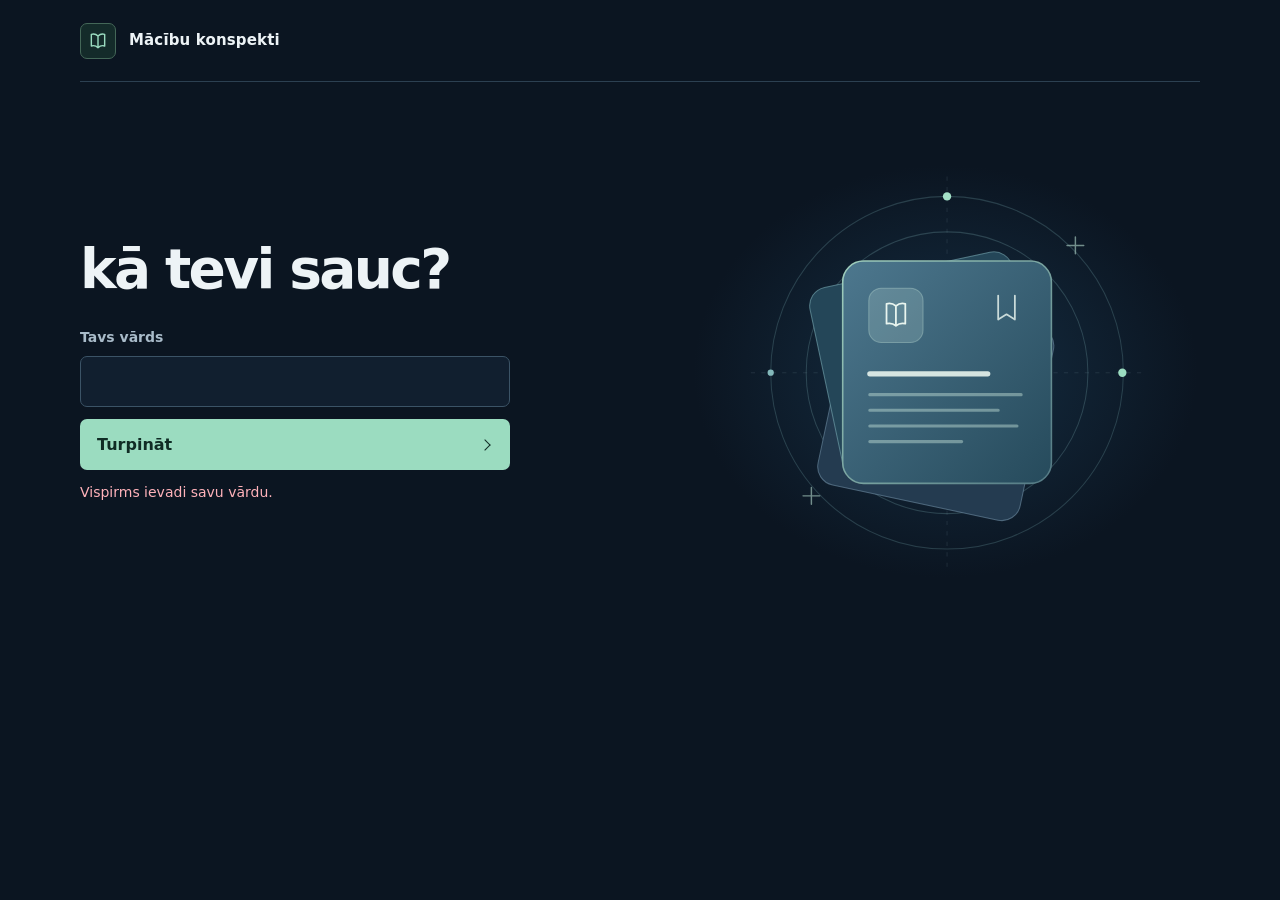
<file: PUMS-prezentacija.html>
<!doctype html>
<html lang="lv">
  <head>
    <meta charset="utf-8" />
    <meta name="viewport" content="width=device-width,initial-scale=1" />
    <meta
      name="description"
      content="Nike un Adidas patērētāju uzvedības salīdzinājums."
    />
    <title>Nike pret Adidas — patērētāju uzvedība</title>
    <style>
      html:not([data-study-access]) {
        visibility: hidden !important;
      }
    </style>
    <noscript>
      <meta http-equiv="refresh" content="0;url=index.html?login=required" />
    </noscript>
    <script>
      (() => {
        const AUTH = "macibas.auth.v1";
        const ENTRY = "macibas.entry.v1";

        function checkAccess() {
          let allowed = false;
          try {
            const auth = JSON.parse(sessionStorage.getItem(AUTH) || "null");
            const validUser =
              auth &&
              typeof auth.id === "string" &&
              auth.id.length === 32 &&
              ["Toms", "Arta", "Gabriēla"].includes(auth.name);
            const url = new URL(location.href);
            const entryToken = url.searchParams.get("entry");

            if (validUser && entryToken) {
              const entry = JSON.parse(sessionStorage.getItem(ENTRY) || "null");
              allowed = !!(
                entry &&
                entry.token === entryToken &&
                entry.session === auth.id &&
                entry.path === location.pathname &&
                Number.isFinite(entry.expires) &&
                entry.expires > Date.now()
              );

              if (allowed) {
                // Vienreizējo ieejas atļauju patērē; pārlādei saglabā vēstures ierakstu.
                sessionStorage.removeItem(ENTRY);
                url.searchParams.delete("entry");
                history.replaceState(
                  {
                    ...history.state,
                    macibasAccess: {
                      session: auth.id,
                      path: location.pathname,
                    },
                  },
                  "",
                  url.href,
                );
              }
            } else if (validUser) {
              const grant = history.state && history.state.macibasAccess;
              allowed = !!(
                grant &&
                grant.session === auth.id &&
                grant.path === location.pathname
              );
            }
          } catch {
            allowed = false;
          }

          document.documentElement.toggleAttribute(
            "data-study-access",
            allowed,
          );
          if (!allowed) {
            try {
              sessionStorage.removeItem(AUTH);
              sessionStorage.removeItem(ENTRY);
            } catch {}
            location.replace("index.html?login=required");
          }
        }

        window.addEventListener("pagehide", () => {
          document.documentElement.removeAttribute("data-study-access");
        });
        window.addEventListener("pageshow", checkAccess);
        checkAccess();
      })();
    </script>
    <style>
      :root {
        --ink: #11120f;
        --paper: #f1eee5;
        --orange: #ff6a24;
        --blue: #1746ec;
        --muted: #b7b7af;
        --display: "Barlow Condensed", Impact, sans-serif;
        --body: "Inter", "Segoe UI", sans-serif;
        color-scheme: dark;
      }
      * {
        box-sizing: border-box;
      }
      html {
        scroll-behavior: smooth;
      }
      body {
        margin: 0;
        background: #191a17;
        color: var(--paper);
        font-family: var(--body);
      }
      button,
      a {
        -webkit-tap-highlight-color: transparent;
      }
      button {
        font: inherit;
        cursor: pointer;
      }
      button:focus-visible,
      a:focus-visible {
        outline: 3px solid #ffb787;
        outline-offset: 5px;
      }
      a {
        color: inherit;
        text-underline-offset: 5px;
      }
      .page-head {
        max-width: 1440px;
        margin: 0 auto;
        padding: 45px 36px 28px;
        display: flex;
        justify-content: space-between;
        align-items: end;
      }
      .page-head strong {
        font-size: 22px;
        letter-spacing: -0.7px;
      }
      .page-head p {
        font-size: 13px;
        color: #aaa;
        margin: 9px 0 0;
      }
      main {
        max-width: 1440px;
        padding: 0 36px 120px;
        margin: auto;
      }
      .slide-wrap {
        margin: 0 0 40px;
        scroll-margin-top: 26px;
      }
      .slide-frame {
        width: 100%;
        aspect-ratio: 16/9;
        position: relative;
        overflow: hidden;
        background: var(--ink);
        box-shadow: 0 20px 65px #0005;
        container-type: inline-size;
      }
      .canvas {
        position: absolute;
        left: 0;
        top: 0;
        width: 1600px;
        height: 900px;
        transform: scale(var(--slide-scale, 1));
        transform-origin: top left;
        overflow: hidden;
        font-family: var(--body);
        background: var(--ink);
      }
      .slide-footer {
        position: absolute;
        left: 72px;
        right: 72px;
        bottom: 30px;
        display: flex;
        align-items: center;
        justify-content: space-between;
        gap: 35px;
        font-size: 15px;
        line-height: 1.4;
        opacity: 0.7;
        z-index: 8;
      }
      .slide-footer span:first-child {
        max-width: 1250px;
      }
      .eyebrow {
        font-size: 18px;
        font-weight: 600;
        letter-spacing: 3px;
        line-height: 1.3;
      }
      .paper {
        background: var(--paper);
        color: var(--ink);
      }
      .dark {
        background: var(--ink);
        color: var(--paper);
      }
      h1,
      h2,
      h3,
      p,
      blockquote {
        margin: 0;
      }
      h2 {
        font-family: var(--display);
        font-size: 88px;
        font-weight: 800;
        line-height: 0.98;
        letter-spacing: -1px;
      }
      h3 {
        font-size: 39px;
        line-height: 1.17;
        letter-spacing: -1.4px;
      }
      p {
        font-size: 29px;
        line-height: 1.5;
        letter-spacing: -0.6px;
      }
      .orange {
        color: var(--orange);
      }
      .blue {
        color: var(--blue);
      }
      .brand-logo {
        display: block;
        position: relative;
        overflow: hidden;
        width: 190px;
        height: 85px;
      }
      .brand-logo img {
        position: absolute;
        width: 190px;
        height: 190px;
        max-width: none;
        left: 0;
        top: -45px;
      }
      .brand-logo.nike img {
        top: -53px;
      }
      .brand-logo.adidas {
        height: 120px;
        width: 160px;
      }
      .brand-logo.adidas img {
        width: 160px;
        height: 160px;
        top: -20px;
      }
      .brand-logo.white img {
        filter: invert(1);
      }
      .brand-name {
        font-size: 23px;
        letter-spacing: 1.2px;
        font-weight: 800;
      }
      .speaker-notes {
        display: none;
        background: #24251f;
        padding: 28px 32px;
        border-left: 3px solid var(--orange);
        color: #e7e7df;
      }
      .note-label {
        font-size: 13px;
        text-transform: uppercase;
        letter-spacing: 1px;
        margin-bottom: 14px;
        color: #ffb88f;
        display: flex;
        justify-content: space-between;
      }
      .speaker-notes p {
        font-size: 16px;
        line-height: 1.8;
        letter-spacing: 0;
      }
      .notes-on .speaker-notes {
        display: block;
      }
      /* The two identities form the layout, while the original logos retain their proportions. */
      .cover-side {
        position: absolute;
        inset: 0 50% 0 0;
        overflow: hidden;
      }
      .cover-adidas {
        inset: 0 0 0 50%;
        background: var(--blue);
      }
      .cover-nike {
        background: var(--orange);
      }
      .cover-photo {
        width: 100%;
        height: 100%;
        object-fit: cover;
        filter: grayscale(1);
        opacity: 0.5;
      }
      .cover-nike .cover-photo {
        object-position: 53% center;
        mix-blend-mode: luminosity;
      }
      .cover-adidas .cover-photo {
        object-position: 80% center;
        transform: scale(1.14);
        transform-origin: left top;
        opacity: 0.7;
        mix-blend-mode: luminosity;
      }
      .cover-shade {
        position: absolute;
        inset: 0;
        background: linear-gradient(
          180deg,
          #0002 5%,
          #0001 34%,
          #111b 70%,
          #111 100%
        );
      }
      .cover-side .brand-logo {
        position: absolute;
        top: 115px;
        left: 72px;
      }
      .cover-adidas .brand-logo {
        left: auto;
        right: 72px;
      }
      .cover-brand {
        position: absolute;
        left: 70px;
        top: 228px;
        font-family: var(--display);
        font-weight: 800;
        font-size: 235px;
        line-height: 1;
        color: #fff;
        letter-spacing: -5px;
      }
      .cover-nike .cover-brand {
        font-style: italic;
      }
      .cover-adidas .cover-brand {
        font-size: 200px;
        left: 68px;
        top: 249px;
      }
      .cover-descriptor {
        position: absolute;
        left: 76px;
        top: 485px;
        font-size: 18px;
        letter-spacing: 2px;
        color: white;
      }
      .cover-adidas .cover-descriptor {
        top: 485px;
        left: 73px;
      }
      .cover-top {
        position: absolute;
        top: 54px;
        left: 72px;
        right: 72px;
        font-size: 17px;
        letter-spacing: 3px;
        color: #fff;
      }
      .versus {
        position: absolute;
        left: 50%;
        top: 345px;
        transform: translate(-50%, -50%) rotate(-9deg);
        background: var(--paper);
        color: var(--ink);
        padding: 15px 23px;
        font-size: 46px;
        line-height: 1;
        font-family: var(--display);
        font-weight: 800;
        z-index: 3;
        border: 6px solid #111;
      }
      .cover-bottom {
        position: absolute;
        left: 72px;
        right: 72px;
        bottom: 105px;
        display: flex;
        align-items: end;
        justify-content: space-between;
        gap: 35px;
      }
      .cover-bottom h1 {
        font-family: var(--display);
        font-size: 78px;
        line-height: 0.98;
        font-weight: 600;
        letter-spacing: -1px;
      }
      .cover-bottom p {
        font-size: 20px;
        line-height: 1.6;
        text-align: right;
        max-width: 650px;
      }
      .cover .slide-footer {
        font-size: 13px;
        color: #ccc;
      }
      .method {
        padding: 66px 72px;
      }
      .method h2 {
        margin-top: 23px;
      }
      .method-stats {
        display: grid;
        grid-template-columns: repeat(3, 1fr);
        margin-top: 28px;
        border-bottom: 2px solid #1113;
        padding-bottom: 35px;
      }
      .method-stats > div {
        border-right: 2px solid #1113;
        padding-left: 48px;
      }
      .method-stats > div:first-child {
        padding-left: 0;
      }
      .method-stats > div:last-child {
        border: 0;
      }
      .method-stats b {
        font-family: var(--display);
        font-size: 180px;
        line-height: 1;
        font-weight: 800;
      }
      .method-stats span {
        display: block;
        font-size: 24px;
        margin-top: 8px;
      }
      .method-bottom {
        display: flex;
        justify-content: space-between;
        gap: 60px;
        margin-top: 38px;
      }
      .method-bottom h3 {
        font-size: 36px;
        line-height: 1.4;
      }
      .method-bottom p {
        font-size: 24px;
        line-height: 1.5;
        max-width: 640px;
      }
      .scope {
        position: absolute;
        left: 72px;
        bottom: 88px;
        font-size: 21px;
        color: #55564f;
      }
      .split .half {
        position: absolute;
        top: 0;
        bottom: 0;
        width: 50%;
        padding: 70px 72px;
      }
      .nike-half {
        left: 0;
        background: var(--orange);
        color: var(--ink);
      }
      .adidas-half {
        right: 0;
        background: var(--blue);
        color: #fff;
      }
      .association .brand-logo {
        position: absolute;
        right: 65px;
        top: 67px;
      }
      .association .nike-half .brand-logo {
        filter: invert(1);
      }
      .association .stat {
        font-family: var(--display);
        font-style: italic;
        font-size: 260px;
        line-height: 1;
        margin-top: 110px;
        letter-spacing: -8px;
        font-weight: 800;
      }
      .association .stat span {
        font-size: 100px;
        letter-spacing: -3px;
        opacity: 0.65;
      }
      .association h2 {
        font-size: 106px;
        margin-top: 0;
      }
      .association p {
        margin-top: 29px;
        font-size: 30px;
      }
      .dots {
        display: flex;
        gap: 13px;
        margin-top: 28px;
      }
      .dots i {
        width: 20px;
        height: 20px;
        border-radius: 50%;
        border: 2px solid currentColor;
        opacity: 0.35;
      }
      .dots i.on {
        background: currentColor;
        opacity: 1;
      }
      .association-caption {
        position: absolute;
        bottom: 90px;
        left: 72px;
        font-size: 20px;
        color: #fff;
      }
      .association .slide-footer {
        color: #fff;
      }
      .visibility {
        padding: 66px 72px;
      }
      .visibility h2 {
        margin-top: 22px;
      }
      .environment {
        display: grid;
        grid-template-columns: 1fr 1fr;
        gap: 95px;
        margin-top: 43px;
      }
      .environment > div {
        position: relative;
      }
      .environment .brand-logo {
        position: absolute;
        right: 20px;
        top: 10px;
      }
      .environment h3 {
        font-family: var(--display);
        font-size: 110px;
        line-height: 0.9;
        font-weight: 800;
        letter-spacing: -1px;
      }
      .nike-env h3 {
        color: var(--orange);
        font-style: italic;
      }
      .adidas-env h3 {
        color: #6688ff;
      }
      .environment p {
        font-size: 29px;
        margin-top: 28px;
      }
      .visibility blockquote {
        border-top: 1px solid #fff4;
        margin-top: 42px;
        padding-top: 25px;
        font-size: 35px;
        line-height: 1.3;
        letter-spacing: -0.6px;
      }
      .visibility cite {
        display: block;
        font-style: normal;
        color: #aaa;
        font-size: 18px;
        margin-top: 12px;
      }
      .usage {
        padding: 66px 72px;
      }
      .usage h2 {
        margin-top: 22px;
        font-size: 82px;
      }
      .usage-grid {
        display: grid;
        grid-template-columns: 1fr 1fr;
        gap: 110px;
        margin-top: 62px;
      }
      .usage-grid h3 {
        font-size: 56px;
        font-weight: 700;
        margin: 25px 0;
      }
      .usage-grid p {
        font-size: 28px;
      }
      .usage-line {
        height: 8px;
        width: 92px;
        margin: 37px 0 28px;
      }
      .orange-line {
        background: var(--orange);
      }
      .blue-line {
        background: var(--blue);
      }
      .usage-grid .emphasis {
        font-size: 25px;
        color: #55564f;
      }
      .quality {
        background: var(--paper);
        color: var(--ink);
      }
      .quality-head {
        padding: 60px 72px 35px;
      }
      .quality h2 {
        margin-top: 20px;
        font-size: 80px;
      }
      .quality-columns {
        display: grid;
        grid-template-columns: 1fr 1fr 1fr;
        position: absolute;
        top: 245px;
        left: 0;
        right: 0;
        bottom: 0;
      }
      .quality-columns > div {
        padding: 35px 55px;
      }
      .quality-bad {
        background: #24251f;
        color: var(--paper);
      }
      .quality-good {
        background: var(--blue);
        color: #fff;
      }
      .quality-nike {
        background: var(--orange);
      }
      .big-time {
        font-family: var(--display);
        font-size: 170px;
        font-weight: 800;
        line-height: 0.9;
        letter-spacing: -5px;
        margin: 36px 0 30px;
      }
      .big-time span {
        display: block;
        font-family: var(--body);
        font-size: 28px;
        font-weight: 500;
        letter-spacing: -0.5px;
        margin-top: 20px;
      }
      .quality-columns h3 {
        font-size: 34px;
        margin-top: 30px;
      }
      .quality-columns p {
        font-size: 26px;
        margin-top: 18px;
      }
      .quality-columns small {
        display: block;
        font-size: 17px;
        opacity: 0.7;
        margin-top: 25px;
      }
      .quality .slide-footer {
        color: #fff;
        font-size: 14px;
      }
      .price-left {
        position: absolute;
        left: 0;
        top: 0;
        bottom: 0;
        width: 47%;
        background: var(--orange);
        color: var(--ink);
        padding: 65px 72px;
      }
      .price-left h2 {
        font-style: italic;
        font-size: 112px;
        line-height: 0.95;
        position: relative;
        margin-top: 97px;
      }
      .euro {
        font-family: var(--display);
        font-size: 760px;
        line-height: 0.9;
        font-weight: 800;
        position: absolute;
        right: -15px;
        top: 120px;
        opacity: 0.09;
      }
      .price-count {
        position: absolute;
        left: 72px;
        bottom: 119px;
        font-size: 24px;
        line-height: 1.5;
      }
      .price-right {
        position: absolute;
        left: 47%;
        top: 0;
        right: 0;
        bottom: 0;
        padding: 100px 70px;
      }
      .price-right span {
        font-size: 17px;
        letter-spacing: 2px;
        color: #aaa;
      }
      .price-quote blockquote {
        font-size: 41px;
        line-height: 1.25;
        font-weight: 600;
        letter-spacing: -1.5px;
        margin-top: 25px;
      }
      .price-quote p {
        font-size: 25px;
        color: #c5c6bd;
        margin-top: 30px;
        line-height: 1.5;
      }
      .price-contrast {
        border-top: 1px solid #fff4;
        margin-top: 45px;
        padding-top: 32px;
      }
      .price-contrast p {
        font-size: 30px;
        line-height: 1.4;
        margin-top: 18px;
      }
      .price .slide-footer {
        color: white;
      }
      .culture {
        background: var(--blue);
        padding: 66px 72px;
        color: white;
      }
      .culture h2 {
        margin-top: 45px;
        font-size: 117px;
        position: relative;
        z-index: 2;
      }
      .culture-bg {
        position: absolute;
        right: -35px;
        top: 110px;
        opacity: 0.08;
        transform: rotate(-13deg);
      }
      .culture-bg .brand-logo {
        width: 760px;
        height: 620px;
        filter: invert(1);
      }
      .culture-bg img {
        width: 760px;
        height: 760px;
        top: -60px;
      }
      .culture-row {
        display: grid;
        grid-template-columns: 1fr 1fr;
        gap: 75px;
        margin-top: 67px;
        position: relative;
      }
      .culture-row > div {
        border-top: 2px solid #fff6;
        padding-top: 26px;
      }
      .culture-row h3 {
        font-size: 39px;
      }
      .culture-row p {
        font-size: 27px;
        margin-top: 20px;
      }
      .culture-note {
        position: absolute;
        left: 72px;
        bottom: 96px;
        font-size: 25px;
      }
      .campaign-nike,
      .campaign-adidas {
        position: absolute;
        inset: 0 50% 0 0;
        padding: 65px 72px;
      }
      .campaign-adidas {
        inset: 0 0 0 50%;
        background: var(--blue);
        overflow: hidden;
      }
      .campaign-nike > img {
        position: absolute;
        inset: 0;
        width: 100%;
        height: 100%;
        object-fit: cover;
        filter: grayscale(1);
        object-position: 55% center;
      }
      .campaign-overlay {
        position: absolute;
        inset: 0;
        background: linear-gradient(180deg, #0008, #0007 40%, #000e);
      }
      .campaigns .brand-logo {
        position: relative;
        z-index: 2;
      }
      .campaign-text {
        position: absolute;
        left: 72px;
        right: 60px;
        bottom: 140px;
        z-index: 2;
      }
      .campaign-text .eyebrow {
        font-size: 17px;
        letter-spacing: 2px;
      }
      .campaign-text h2 {
        font-size: 140px;
        line-height: 0.87;
        margin-top: 29px;
        font-style: italic;
      }
      .campaign-adidas h2 {
        font-style: normal;
        font-size: 124px;
      }
      .campaign-text p {
        font-size: 30px;
        margin-top: 34px;
      }
      .campaign-text a {
        display: inline-block;
        font-size: 18px;
        margin-top: 27px;
      }
      .campaign-stripes {
        position: absolute;
        inset: -180px -220px -180px 330px;
        background: repeating-linear-gradient(
          0deg,
          transparent 0 130px,
          #fff 130px 230px,
          transparent 230px 280px
        );
        transform: rotate(26deg);
        opacity: 0.08;
      }
      .campaigns .slide-footer {
        font-size: 14px;
        color: #ddd;
      }
      .positioning {
        padding: 66px 72px;
      }
      .positioning h2 {
        margin-top: 23px;
        font-size: 78px;
        max-width: 1400px;
      }
      .position-table {
        margin-top: 55px;
        width: 100%;
        border-collapse: collapse;
        table-layout: fixed;
      }
      .position-table th,
      .position-table td {
        text-align: left;
        border-bottom: 2px solid #1113;
        padding: 25px 22px 30px 0;
        vertical-align: top;
      }
      .position-table thead th {
        font-size: 19px;
        font-weight: 500;
        color: #555;
      }
      .position-table th:first-child {
        width: 19%;
      }
      .position-table thead th:nth-child(2) {
        width: 39%;
      }
      .position-table tbody th {
        font-family: var(--display);
        font-size: 55px;
        font-weight: 800;
      }
      .position-table td {
        font-size: 30px;
        line-height: 1.3;
        padding-top: 35px;
      }
      .position-bottom {
        display: flex;
        justify-content: space-between;
        gap: 70px;
        margin-top: 51px;
      }
      .position-bottom h3 {
        font-size: 36px;
        max-width: 800px;
      }
      .position-bottom p {
        font-size: 23px;
        line-height: 1.5;
        color: #555;
        max-width: 510px;
      }
      .finale {
        background: linear-gradient(105deg, #201b16, #10100f 48%, #131c37);
        padding: 66px 72px;
      }
      .finale-top h2 {
        margin-top: 22px;
        font-size: 88px;
      }
      .finale-brands {
        display: grid;
        grid-template-columns: 1fr 110px 1fr;
        align-items: center;
        margin-top: 50px;
        gap: 45px;
      }
      .finale-brands > div {
        position: relative;
        border-top: 2px solid #fff3;
        padding-top: 25px;
      }
      .finale-brands .brand-logo {
        position: absolute;
        right: 15px;
        top: 25px;
      }
      .finale-brands h3 {
        font-family: var(--display);
        font-size: 140px;
        font-weight: 800;
        line-height: 1.15;
        letter-spacing: -3px;
      }
      .finale-brands > div:first-child h3 {
        color: var(--orange);
        font-style: italic;
      }
      .finale-brands > div:last-child h3 {
        color: #6a8bff;
      }
      .finale-vs {
        font-family: var(--display);
        font-style: italic;
        font-size: 66px;
        opacity: 0.4;
        text-align: center;
        margin-top: 10px;
      }
      .finale-bottom {
        display: flex;
        justify-content: space-between;
        gap: 40px;
        margin-top: 72px;
      }
      .finale-bottom p {
        font-size: 30px;
        line-height: 1.35;
      }
      .sources {
        padding: 66px 72px;
      }
      .sources h2 {
        margin-top: 20px;
      }
      .source-list {
        margin-top: 40px;
      }
      .source-list > div {
        display: flex;
        gap: 28px;
        margin-bottom: 25px;
      }
      .source-list b {
        color: var(--orange);
        font-family: var(--display);
        font-size: 38px;
        line-height: 1.2;
        min-width: 50px;
      }
      .source-list p {
        font-size: 22px;
        line-height: 1.45;
      }
      .source-list strong {
        font-size: 23px;
        font-weight: 600;
      }
      .source-list a {
        color: #cbd3f4;
      }
      .sources-note {
        position: absolute;
        bottom: 92px;
        left: 72px;
        font-size: 18px;
        line-height: 1.6;
        color: #a8aaa0;
      }
      .controls {
        position: fixed;
        bottom: 18px;
        left: 50%;
        transform: translateX(-50%);
        display: flex;
        align-items: center;
        gap: 6px;
        background: #10110ff5;
        border: 1px solid #ffffff29;
        box-shadow: 0 10px 40px #0007;
        border-radius: 14px;
        padding: 8px 10px;
        z-index: 100;
        font-size: 13px;
        white-space: nowrap;
      }
      .controls button {
        color: #e7e7df;
        background: transparent;
        border: 0;
        border-radius: 7px;
        padding: 11px 12px;
        transition: background 0.15s;
      }
      .controls button:hover,
      .controls button[aria-pressed="true"] {
        background: #ffffff16;
      }
      .controls .start {
        background: var(--paper);
        color: #111;
        font-weight: 600;
      }
      .controls .start:hover {
        background: white;
      }
      .counter {
        color: #a9aaa1;
        padding: 0 7px;
        font-variant-numeric: tabular-nums;
        min-width: 65px;
        text-align: center;
      }
      .divider {
        height: 22px;
        width: 1px;
        background: #fff2;
        margin: 0 3px;
      }
      .help {
        position: fixed;
        right: 24px;
        bottom: 97px;
        z-index: 101;
        padding: 18px 22px;
        background: #22241e;
        border: 1px solid #fff3;
        border-radius: 12px;
        max-width: 350px;
        font-size: 14px;
        line-height: 1.8;
        box-shadow: 0 12px 40px #0009;
      }
      .help[hidden] {
        display: none;
      }
      .help kbd {
        font: inherit;
        background: #fff1;
        padding: 2px 6px;
        border-radius: 3px;
      }
      .progress {
        position: fixed;
        left: 0;
        bottom: 0;
        height: 3px;
        background: linear-gradient(90deg, var(--orange), var(--blue));
        width: 0;
        z-index: 102;
      }
      .toast {
        position: fixed;
        left: 50%;
        top: 20px;
        transform: translateX(-50%);
        background: #222;
        color: white;
        padding: 12px 20px;
        border-radius: 8px;
        z-index: 200;
        font-size: 14px;
      }
      .toast[hidden] {
        display: none;
      }
      body.presenting {
        overflow: hidden;
        background: #080908;
      }
      .presenting .page-head {
        display: none;
      }
      .presenting main {
        max-width: none;
        padding: 0;
        margin: 0;
        width: 100vw;
        height: 100vh;
        display: flex;
        align-items: center;
        justify-content: center;
      }
      .presenting .slide-wrap {
        display: none;
        margin: 0;
      }
      .presenting .slide-wrap.active {
        display: block;
        width: min(100vw, calc((100vh - 85px) * 16 / 9));
        position: relative;
      }
      .presenting .slide-frame {
        box-shadow: none;
      }
      .presenting.notes-on .slide-wrap.active {
        width: min(calc(100vw - 370px), calc((100vh - 85px) * 16 / 9));
        margin-right: 370px;
      }
      .presenting.notes-on .speaker-notes {
        position: fixed;
        right: 0;
        top: 0;
        bottom: 85px;
        width: 350px;
        overflow: auto;
        padding: 25px 23px;
        border-left: 1px solid #fff3;
      }
      .presenting.notes-on .speaker-notes p {
        font-size: 15px;
      }
      .presenting.notes-on .note-label {
        font-size: 10px;
      }
      .presenting .controls {
        opacity: 0.24;
        transition: opacity 0.2s;
      }
      .presenting .controls:hover,
      .presenting .controls:focus-within {
        opacity: 1;
      }
      .presenting .progress {
        height: 3px;
      }
      @media (max-width: 700px) {
        main {
          padding: 0 12px 100px;
        }
        .page-head {
          padding: 27px 17px 22px;
        }
        .page-head strong {
          font-size: 18px;
        }
        .controls {
          gap: 0;
          padding: 6px;
          max-width: calc(100vw - 15px);
          bottom: 10px;
          font-size: 11px;
        }
        .controls button {
          padding: 10px 8px;
        }
        .controls .divider {
          margin: 0 1px;
        }
        .controls .print-button {
          display: none;
        }
        .counter {
          padding: 0 4px;
          min-width: 45px;
        }
        .speaker-notes {
          padding: 20px;
        }
        .presenting.notes-on .slide-wrap.active {
          width: 100vw;
          margin-right: 0;
        }
        .presenting.notes-on .speaker-notes {
          position: fixed;
          top: auto;
          left: 0;
          right: 0;
          bottom: 75px;
          width: 100%;
          max-height: 37vh;
          border-top: 1px solid #fff3;
        }
        .presenting.notes-on main {
          align-items: flex-start;
          padding-top: 25px;
        }
        .page-head p {
          font-size: 11px;
        }
        .slide-wrap {
          margin-bottom: 22px;
        }
      }
      @media (prefers-reduced-motion: reduce) {
        html {
          scroll-behavior: auto;
        }
        * {
          transition: none !important;
        }
      }

      /* Closing slide */
      .closing {
        display: grid;
        place-items: center;
        text-align: center;
        background: linear-gradient(110deg, #281a13, #11120f 46%, #151f41);
      }
      .closing-logos {
        display: flex;
        align-items: center;
        justify-content: center;
        gap: 76px;
        margin-bottom: 48px;
      }
      .closing h2 {
        margin: 0;
        color: var(--paper);
        font-family: var(--display);
        font-size: 144px;
        line-height: 1;
      }
      .closing-accent {
        width: 220px;
        height: 6px;
        margin: 44px auto 0;
        background: linear-gradient(90deg, var(--orange) 50%, var(--blue) 50%);
      }

      /* Match the PDF page to the unscaled slide canvas. */
      @page {
        size: 1600px 900px;
        margin: 0;
      }

      @media print {
        html,
        body,
        main,
        .presenting main {
          width: 1600px !important;
          max-width: none !important;
          height: auto !important;
          margin: 0 !important;
          padding: 0 !important;
          overflow: visible !important;
          background: white !important;
        }
        .page-head,
        .controls,
        .progress,
        .speaker-notes,
        .help,
        .toast {
          display: none !important;
        }
        main,
        .presenting main {
          display: block !important;
        }
        .slide-wrap,
        .presenting .slide-wrap,
        .presenting .slide-wrap.active,
        .presenting.notes-on .slide-wrap.active,
        .slide-frame {
          display: block !important;
          width: 1600px !important;
          height: 900px !important;
          margin: 0 !important;
        }
        .slide-wrap {
          break-inside: avoid;
          break-after: page;
        }
        .slide-wrap:last-child {
          break-after: auto;
        }
        .slide-frame {
          aspect-ratio: auto;
          container-type: normal;
          box-shadow: none !important;
        }
        .canvas {
          transform: none !important;
        }
        * {
          -webkit-print-color-adjust: exact;
          print-color-adjust: exact;
        }
      }
    </style>
    <link rel="stylesheet" href="pums-assets/fonts.css" />
  </head>
  <body>
    <header class="page-head">
      <div>
        <strong>NIKE <span style="color: #ff6a24">/</span> ADIDAS</strong>
        <p>
          Patērētāju uztvere un pozicionējums · Arta Lazdāne un Toms Vildžūns
        </p>
      </div>
    </header>
    <main>
      <article
        class="slide-wrap"
        id="slide-1"
        data-title="Nike pret Adidas"
        data-seconds="35"
      >
        <div class="slide-frame">
          <section class="canvas cover" aria-label="1. Nike pret Adidas">
            <div class="cover-side cover-nike">
              <img
                class="cover-photo"
                src="pums-assets/nike-photo.jpg"
                alt="Tara Davis-Woodhall Nike kampaņā"
              />
              <div class="cover-shade"></div>
              <span class="brand-logo nike white"
                ><img src="pums-assets/nike-logo.svg" alt="Nike logotips"
              /></span>
              <div class="cover-brand">NIKE</div>
              <div class="cover-descriptor">SPORTA ASOCIĀCIJAS</div>
            </div>
            <div class="cover-side cover-adidas">
              <img
                class="cover-photo"
                src="pums-assets/adidas-photo.webp"
                alt="Adidas Originals Superstar kampaņa"
              />
              <div class="cover-shade"></div>
              <span class="brand-logo adidas white"
                ><img src="pums-assets/adidas-logo.svg" alt="Adidas logotips"
              /></span>
              <div class="cover-brand">ADIDAS</div>
              <div class="cover-descriptor">IKDIENAS STILA ASOCIĀCIJAS</div>
            </div>
            <div class="versus">VS</div>
            <div class="cover-top">
              PATĒRĒTĀJU UZVEDĪBA UN MĀRKETINGA STRATĒĢIJA
            </div>
            <div class="cover-bottom">
              <h1>Cīņa par vietu<br />patērētāja uztverē</h1>
              <p>Arta Lazdāne un Toms Vildžūns</p>
            </div>

            <footer class="slide-footer">
              <span style="visibility: hidden"
                >Nike un Adidas oficiālie kampaņu attēli; avoti 12. slaidā</span
              ><span>01 / 13</span>
            </footer>
          </section>
        </div>
        <aside class="speaker-notes">
          <div class="note-label">Runātāja piezīmes <span>35 sek.</span></div>
          <p>
            Šajā darbā salīdzinām Nike un Adidas apavu uztveri. Abi zīmoli
            konkurē līdzīgā produktu tirgū, bet cilvēkiem tie var nozīmēt
            atšķirīgas lietas. Mūs interesēja, ar ko katrs zīmols saistās, kur
            cilvēki to pamana un kā pieredze ar apaviem ietekmē attieksmi.
            Prezentācijas vizuālais pretstats atspoguļo aptaujā izteiktākās
            asociācijas. Oranžā un zilā krāsa ir mūsu izvēlēts dizaina
            paņēmiens. Pētījumā vērtējam konkrētās grupas atbildes un salīdzinām
            tās ar zīmolu komunikāciju.
          </p>
        </aside>
      </article>
      <article
        class="slide-wrap"
        id="slide-2"
        data-title="Pētījuma ietvars"
        data-seconds="45"
      >
        <div class="slide-frame">
          <section class="canvas paper method" aria-label="2. Pētījuma ietvars">
            <div class="eyebrow">PĒTĪJUMA IETVARS</div>
            <h2>Ko salīdzinājām?</h2>
            <div class="method-stats">
              <div><b>7</b><span>respondenti</span></div>
              <div><b>5</b><span>atvērti jautājumi</span></div>
              <div><b>2</b><span>konkurējoši zīmoli</span></div>
            </div>
            <div class="method-bottom">
              <h3>
                Pirmās asociācijas<br />Redzamība un lietošana<br />Pieredze un
                salīdzinājums
              </h3>
              <p>
                Rakstiska aptauja Google Forms.<br />Atbildes apkopojām pēc
                tēmām.<br /><br />Mērķa loks — jaunieši Latvijā.<br />Precīzs
                vecuma diapazons anketā nav fiksēts.
              </p>
            </div>
            <div class="scope">
              Secinājumi attiecas uz septiņiem aptaujātajiem.
            </div>

            <footer class="slide-footer">
              <span style="visibility: hidden">Aptaujas atbildes, n = 7</span
              ><span>02 / 13</span>
            </footer>
          </section>
        </div>
        <aside class="speaker-notes">
          <div class="note-label">Runātāja piezīmes <span>45 sek.</span></div>
          <p>
            Izmantojām rakstisku Google Forms aptauju ar pieciem atvērtajiem
            jautājumiem. Atbildēja septiņi cilvēki. Jautājām par pirmajām domām,
            zīmolu redzamību, pašu valkātajiem produktiem, apmierinātību un abu
            zīmolu līdzībām un atšķirībām. Atbildes apkopojām pēc tēmām,
            saglabājot arī pretējus viedokļus. Aptauja bija adresēta jauniešiem
            Latvijā. Anketā nav fiksētas precīzas vecuma robežas un citi
            sociāldemogrāfiskie rādītāji, tāpēc mērķa grupas raksturojums ir
            ierobežots. Šis ir neliels kvalitatīvs pētījums. Skaitļi palīdz
            raksturot iegūtās atbildes, un secinājumus attiecinām uz mūsu
            dalībniekiem. Metodi raksturojam kā rakstisku aptauju, jo dalībnieki
            atbildēja patstāvīgi.
          </p>
        </aside>
      </article>
      <article
        class="slide-wrap"
        id="slide-3"
        data-title="Pirmās asociācijas"
        data-seconds="45"
      >
        <div class="slide-frame">
          <section
            class="canvas association split"
            aria-label="3. Pirmās asociācijas"
          >
            <div class="half nike-half">
              <div class="eyebrow">PIRMĀS ASOCIĀCIJAS</div>
              <span class="brand-logo nike white"
                ><img src="pums-assets/nike-logo.svg" alt="Nike logotips"
              /></span>
              <div class="stat">6<span>/7</span></div>
              <h2>Sports</h2>
              <div class="dots" aria-label="6 no 7">
                <i class="on"></i><i class="on"></i><i class="on"></i
                ><i class="on"></i><i class="on"></i><i class="on"></i><i></i>
              </div>
              <p>Basketbols, skriešana,<br />skeitbords, aktivitāte.</p>
            </div>
            <div class="half adidas-half">
              <span class="brand-logo adidas white"
                ><img src="pums-assets/adidas-logo.svg" alt="Adidas logotips"
              /></span>
              <div class="stat">4<span>/7</span></div>
              <h2>Krāsas</h2>
              <div class="dots" aria-label="4 no 7">
                <i class="on"></i><i class="on"></i><i class="on"></i
                ><i class="on"></i><i></i><i></i><i></i>
              </div>
              <p>Gaiši un krāsaini apavi,<br />krāsu daudzveidība.</p>
            </div>
            <div class="association-caption" style="visibility: hidden">
              Atvērtajās atbildēs skaitījām katras tēmas pieminējumu.
            </div>

            <footer class="slide-footer">
              <span style="visibility: hidden">Aptaujas atbildes, n = 7</span
              ><span>03 / 13</span>
            </footer>
          </section>
        </div>
        <aside class="speaker-notes">
          <div class="note-label">Runātāja piezīmes <span>45 sek.</span></div>
          <p>
            Pirmais jautājums palīdzēja iegūt spontānās asociācijas. Seši no
            septiņiem dalībniekiem Nike uzreiz saista ar sportu, aktivitāti vai
            kādu konkrētu sporta veidu. Adidas gadījumā četri dalībnieki pirmajā
            atbildē piemin krāsas vai to daudzveidību. Bieži parādās arī trīs
            svītru motīvs. Šeit katrai pusei izcelta viena raksturīga tēma. Šie
            skaitļi raksturo dažādu asociāciju sastopamību. Tie nav zīmolu
            popularitātes vai kvalitātes vērtējumi. Interesanti, ka septītais
            dalībnieks Nike sākumā saista ar logo un stilu, bet nākamajā
            jautājumā arī viņš Nike pamana trenažieru zālē. Tātad sporta saikne
            parādās arī ārpus pirmās atbildes.
          </p>
        </aside>
      </article>
      <article
        class="slide-wrap"
        id="slide-4"
        data-title="Kur zīmolu pamana"
        data-seconds="45"
      >
        <div class="slide-frame">
          <section
            class="canvas dark visibility"
            aria-label="4. Kur zīmolu pamana"
          >
            <div class="eyebrow">ZĪMOLU REDZAMĪBA</div>
            <h2>Kur zīmols kļūst pamanāms?</h2>
            <div class="environment">
              <div class="nike-env">
                <span class="brand-logo nike white"
                  ><img src="pums-assets/nike-logo.svg" alt="Nike logotips"
                /></span>
                <h3>SPORTA<br />VIDĒ</h3>
                <p>Sporta zālē un pārraidēs.<br />Uz cilvēkiem, kuri sporto.</p>
              </div>
              <div class="adidas-env">
                <span class="brand-logo adidas white"
                  ><img src="pums-assets/adidas-logo.svg" alt="Adidas logotips"
                /></span>
                <h3>IKDIENAS<br />GAITĀS</h3>
                <p>Uz ielas un transportā.<br />Draugu apģērbā un reklāmās.</p>
              </div>
            </div>
            <blockquote>
              “Nike trenažieru zālē, bet Adidas uz ielas.”<cite
                >Anonīmais respondents</cite
              >
            </blockquote>

            <footer class="slide-footer">
              <span style="visibility: hidden">Aptaujas atbildes, n = 7</span
              ><span>04 / 13</span>
            </footer>
          </section>
        </div>
        <aside class="speaker-notes">
          <div class="note-label">Runātāja piezīmes <span>45 sek.</span></div>
          <p>
            Vietas, kur zīmolu redzam, piešķir tam kontekstu. Nike atbildēs
            parādās sporta zālēs, sporta pārraidēs un uz cilvēkiem, kuri skrien
            vai veic citas aktivitātes. Adidas biežāk tiek pamanīts ikdienas
            vidē, piemēram, uz ielas, transportā, skolā un draugu apģērbā.
            Septītā dalībnieka īsā atbilde šo pretstatu formulē ļoti skaidri.
            Adidas tiek minēts arī e-veikalu un sociālo tīklu reklāmās. Mūsu
            vērtējumā redzamība var palīdzēt nostiprināt saikni ar konkrētu
            lietojumu. Vienlaikus jāatšķir uzņēmuma reklāma no apkārtējo cilvēku
            izvēlēm. Cilvēks sporta zālē ar Nike apaviem pats par sevi vēl nav
            zīmola mārketinga aktivitāte.
          </p>
        </aside>
      </article>
      <article
        class="slide-wrap"
        id="slide-5"
        data-title="Ko paši valkā"
        data-seconds="45"
      >
        <div class="slide-frame">
          <section class="canvas paper usage" aria-label="5. Ko paši valkā">
            <div class="eyebrow">PERSONĪGĀ LIETOŠANA</div>
            <h2>Sportisks tēls iederas arī ikdienā</h2>
            <div class="usage-grid">
              <div>
                <div class="brand-name orange">NIKE</div>
                <h3>Treniņiem.<br />Arī katrai dienai.</h3>
                <p>
                  Respondenti min sporta apavus,<br />ikdienas modeļus un Nike
                  SB.
                </p>
                <div class="usage-line orange-line"></div>
                <p class="emphasis">
                  Nike SB lietotājs īpaši izceļ<br />ērtumu un izturību.
                </p>
              </div>
              <div>
                <div class="brand-name blue">ADIDAS</div>
                <h3>Pastaigām.<br />Brīvajam laikam.</h3>
                <p>
                  Respondenti izceļ pieskaņošanu<br />dažādiem apģērbu
                  komplektiem.
                </p>
                <div class="usage-line blue-line"></div>
                <p class="emphasis">
                  Adidas lieto arī sportojot<br />un situācijās, kad svarīgs
                  ērtums.
                </p>
              </div>
            </div>

            <footer class="slide-footer">
              <span style="visibility: hidden">Aptaujas atbildes, n = 7</span
              ><span>05 / 13</span>
            </footer>
          </section>
        </div>
        <aside class="speaker-notes">
          <div class="note-label">Runātāja piezīmes <span>45 sek.</span></div>
          <p>
            Kad jautājām par pašu valkātajiem produktiem, robeža starp sportu un
            ikdienu kļuva mazāk stingra. Vairāki dalībnieki Nike apavus izmanto
            ikdienā. Viens īpaši izceļ Nike SB ērtumu un izturību, cits Nike
            brīvā laika apavus valkā gandrīz katru dienu. Adidas atbildēs bieži
            saistīts ar pastaigām, brīvo laiku un apģērba kombinēšanu, bet arī
            to izmanto sportojot. Tātad izteikts zīmola tēls var pastāvēt līdzās
            plašākam reālajam lietojumam. Produktu praktiskās īpašības ļauj
            pāriet starp situācijām. Analīzē arī nošķīrām apavus no apģērba, jo
            pieredze ar jaku vai sporta tērpu nedod tādu pašu informāciju kā
            pieredze ar konkrētu apavu pāri.
          </p>
        </aside>
      </article>
      <article
        class="slide-wrap"
        id="slide-6"
        data-title="Pieredze ar kvalitāti"
        data-seconds="50"
      >
        <div class="slide-frame">
          <section class="canvas quality" aria-label="6. Pieredze ar kvalitāti">
            <div class="quality-head">
              <div class="eyebrow">GAIDAS UN PIEREDZE</div>
              <h2>Viena zīmola pieredzes atšķiras</h2>
            </div>
            <div class="quality-columns">
              <div class="quality-bad">
                <div class="brand-name">ADIDAS</div>
                <div class="big-time">3<span>mēneši</span></div>
                <h3>Vilšanās</h3>
                <p>
                  Apavi sabojājās.<br />Respondents atsakās<br />no atkārtota
                  pirkuma.
                </p>
                <small>Anonīmais respondents X</small>
              </div>
              <div class="quality-good">
                <div class="brand-name">ADIDAS</div>
                <div class="big-time">4<span>gadi</span></div>
                <h3>Apmierinātība</h3>
                <p>
                  Ilga lietošana,<br />paticis dizains<br />un saņemti
                  komplimenti.
                </p>
                <small>Anonīmais respondents Y</small>
              </div>
              <div class="quality-nike">
                <div class="brand-name">NIKE</div>
                <div class="big-time">5+<span>gadi</span></div>
                <h3>Ilga kalpošana</h3>
                <p>Respondenta sporta<br />apavi joprojām<br />tiek lietoti.</p>
                <small>Anonīmais respondents Z</small>
              </div>
            </div>

            <footer class="slide-footer">
              <span style="visibility: hidden">Aptaujas atbildes, n = 7</span
              ><span>06 / 13</span>
            </footer>
          </section>
        </div>
        <aside class="speaker-notes">
          <div class="note-label">Runātāja piezīmes <span>50 sek.</span></div>
          <p>
            Personīgā pieredze dod īpaši spēcīgu emocionālu pamatu attieksmei.
            Vienam dalībniekam Adidas apavi sabojājušies trīs mēnešu laikā, un
            viņš vairs nevēlas tos pirkt. Citam Adidas apavi kalpo jau četrus
            gadus, turklāt patīk dizains un saņemti komplimenti. Nike piemērā
            sporta apavi kalpo vairāk nekā piecus gadus. Šie ir trīs atsevišķi
            stāsti. Atšķiras modeļi, lietošanas apstākļi un kopšana, tādēļ no
            tiem nevar aprēķināt zīmola vidējo izturību. Tie ļoti labi parāda,
            kā pieredze ar konkrētu pāri var mainīt attieksmi pret zīmolu
            kopumā. Neapmierinātā dalībnieka izteiksme ir īpaši emocionāla, un
            viņa nevēlēšanās atkārtot pirkumu ir skaidri formulēta.
          </p>
        </aside>
      </article>
      <article
        class="slide-wrap"
        id="slide-7"
        data-title="Cena un uztvertā vērtība"
        data-seconds="50"
      >
        <div class="slide-frame">
          <section
            class="canvas price"
            aria-label="7. Cena un uztvertā vērtība"
          >
            <div class="price-left">
              <div class="eyebrow">NIKE CENAS UZTVERE</div>
              <div class="euro">€</div>
              <h2>Cena pret<br />saņemto<br />vērtību</h2>
              <div class="price-count">
                1 no 7 respondentiem<br />cenu vairākkārt kritizē
              </div>
            </div>
            <div class="price-right">
              <div class="price-quote">
                <span>ANONĪMAIS RESPONDENTS B</span>
                <blockquote>
                  “Kopumā esmu apmierināta, taču cena, manuprāt, ir par augstu.”
                </blockquote>
                <p>
                  Pozitīva pieredze un kritisks cenas vērtējums pastāv
                  vienlaikus.
                </p>
              </div>
              <div class="price-contrast">
                <span>ANONĪMAIS RESPONDENTS A</span>
                <p>Nike klāsts šķiet piemērots<br />dažādiem ienākumiem.</p>
              </div>
            </div>

            <footer class="slide-footer">
              <span style="visibility: hidden">Aptaujas atbildes, n = 7</span
              ><span>07 / 13</span>
            </footer>
          </section>
        </div>
        <aside class="speaker-notes">
          <div class="note-label">Runātāja piezīmes <span>50 sek.</span></div>
          <p>
            Cena ir svarīga tēma, taču tās pieminējumi jāskaita pēc cilvēkiem.
            Viens dalībnieks Nike cenu kritizē vairākās atbildēs. Viņš apavus
            lieto, kopumā ir apmierināts, tomēr uzskata cenu par pārāk augstu un
            apšauba kvalitātes atbilstību tai. Tas parāda atšķirību starp
            apmierinātību ar produktu un sajūtu, ka pirkums ir savas cenas
            vērts. Cits dalībnieks Nike piedāvājumu redz kā plašu un piemērotu
            dažādiem ienākumiem. Tātad cenas uztvere šajā grupā atšķiras. Dati
            neļauj noteikt optimālo cenu vai apgalvot, ka Nike nav pieejams
            lielākajai daļai cilvēku. Mūsu secinājums ir par individuāli
            uztverto vērtību un konkrētā piedāvājuma izvērtēšanu.
          </p>
        </aside>
      </article>
      <article
        class="slide-wrap"
        id="slide-8"
        data-title="Adidas kultūras asociācijas"
        data-seconds="40"
      >
        <div class="slide-frame">
          <section
            class="canvas culture"
            aria-label="8. Adidas kultūras asociācijas"
          >
            <div class="culture-bg">
              <span class="brand-logo adidas"
                ><img src="pums-assets/adidas-logo.svg" alt="Adidas logotips"
              /></span>
            </div>
            <div class="eyebrow">ADIDAS TĒLA DAUDZVEIDĪBA</div>
            <h2>Trīs svītras.<br />Atšķirīgas nozīmes.</h2>
            <div class="culture-row">
              <div>
                <h3>Stils un atzinība</h3>
                <p>
                  Krāsas, interesanti modeļi,<br />komplimenti par apaviem.
                  <br />
                  Iespēja pielāgot apavus savam <i>Outfitam</i>
                </p>
              </div>
              <div>
                <h3>“tri poloski”</h3>
                <p>
                  Viena respondenta kultūras atsauce<br />līdzās negatīvai
                  kvalitātes pieredzei. <br />
                  Urbānā ielu kultūra daļēji atbilst reklāmā rādītajam
                </p>
              </div>
            </div>
            <div class="culture-note">
              Ikdienas redzamība pati par sevi nerada zīmola prestižu. Latvijā
              tā pat rada pretēju efektu.
            </div>

            <footer class="slide-footer">
              <span style="visibility: hidden">Aptaujas atbildes, n = 7</span
              ><span>08 / 13</span>
            </footer>
          </section>
        </div>
        <aside class="speaker-notes">
          <div class="note-label">Runātāja piezīmes <span>40 sek.</span></div>
          <p>
            Adidas tēlā ir interesanta kultūras dimensija. Vairāki dalībnieki
            izceļ krāsas, pievilcīgu dizainu un iespēju apavus pieskaņot
            apģērbam. Viens dalībnieks savukārt izmanto izteicienu tri poloski
            un Adidas apraksta kā lētāku zīmola apavu piedāvājumu. Šī atsauce
            var būt nozīmīga zīmola kultūras tēla izpētē, bet tās konkrētā
            nozīme atbildē nav paskaidrota. Tāpēc tai nepiedēvējam konkrētu
            sociālo grupu vai apkaimi. Pārējās atbildes nedod pamatu kopējam
            secinājumam par zemu prestižu. Drīzāk redzam, ka atpazīstamais
            simbols dažādiem cilvēkiem iegūst atšķirīgu nozīmi, īpaši atkarībā
            no personīgās pieredzes.
          </p>
        </aside>
      </article>
      <article
        class="slide-wrap"
        id="slide-9"
        data-title="Zīmolu kampaņu vēstījumi"
        data-seconds="65"
      >
        <div class="slide-frame">
          <section
            class="canvas campaigns"
            aria-label="9. Zīmolu kampaņu vēstījumi"
          >
            <div class="campaign-nike">
              <img
                src="pums-assets/nike-photo.jpg"
                alt="Nike Why Do It kampaņas sportiste"
              />
              <div class="campaign-overlay"></div>
              <span class="brand-logo nike white"
                ><img src="pums-assets/nike-logo.svg" alt="Nike logotips"
              /></span>
              <div class="campaign-text">
                <div class="eyebrow">2025. GADA KAMPAŅA</div>
                <h2>WHY<br />DO IT?</h2>
                <p>Drosme sākt.<br />Gatavība turpināt.</p>
                <a
                  href="https://about.nike.com/en/newsroom/releases/nike-why-do-it-campaign"
                  target="_blank"
                  rel="noopener"
                  >Nike kampaņas apraksts ↗</a
                >
              </div>
            </div>
            <div class="campaign-adidas">
              <span class="brand-logo adidas white"
                ><img src="pums-assets/adidas-logo.svg" alt="Adidas logotips"
              /></span>
              <div class="campaign-text">
                <div class="eyebrow">2025. GADA KAMPAŅA</div>
                <h2>YOU<br />GOT THIS</h2>
                <p>Iedrošinājums sportā.<br />Apkārtējo atbalsts.</p>
                <a
                  href="https://news.adidas.com/ss25/adidas-and-stars-including-aitana-bonmat---anthony-edwards-and-trinity-rodman-set-out-to-make-us-all/s/0f5753e5-b9a6-435c-a441-b2db44242a83"
                  target="_blank"
                  rel="noopener"
                  >Adidas kampaņas apraksts ↗</a
                >
              </div>
              <div class="campaign-stripes" aria-hidden="true"></div>
            </div>

            <footer class="slide-footer">
              <span style="visibility: hidden"
                >Nike “Why Do It?” un Adidas “You Got This”, 2025</span
              ><span>09 / 13</span>
            </footer>
          </section>
        </div>
        <aside class="speaker-notes">
          <div class="note-label">Runātāja piezīmes <span>65 sek.</span></div>
          <p>
            Otrajā uzdevuma daļā salīdzinām iegūtās asociācijas ar zīmolu
            komunikāciju. Nike 2025. gada kampaņa Why Do It turpina Just Do It
            ideju un uzsver drosmi sākt un turpināt. Adidas You Got This 2025.
            gada turpinājums pievēršas iedrošinājumam un atbalstam, ko
            sportistam sniedz treneri, ģimene un komandas biedri. Abas kampaņas
            paliek sporta vidē. Tām ir atšķirīgi uzsvari, bet tās nav pilnīgi
            pretējas. Adidas ikdienas tēlu palīdz izskaidrot arī tā Lifestyle
            piedāvājums un Adidas Originals. Nike sportiskās asociācijas saskan
            ar izvēlētās kampaņas kontekstu. Šeit aplūkojam uzņēmumu vēstījumus,
            ar kuriem salīdzināt atbildes. Respondenti konkrētās kampaņas paši
            nenosauca, tāpēc to tiešu iedarbību uz dalībniekiem nevaram noteikt.
          </p>
        </aside>
      </article>
      <article
        class="slide-wrap"
        id="slide-10"
        data-title="Atbilstība pozicionējumam"
        data-seconds="55"
      >
        <div class="slide-frame">
          <section
            class="canvas paper positioning"
            aria-label="10. Atbilstība pozicionējumam"
          >
            <div class="eyebrow">MŪSU VĒRTĒJUMS</div>
            <h2>Asociācijas ar pozicionējumu saskan daļēji</h2>
            <table class="position-table">
              <thead>
                <tr>
                  <th>Zīmols</th>
                  <th>Atbildēs izceļas</th>
                  <th>Komunikācijas uzsvars</th>
                </tr>
              </thead>
              <tbody>
                <tr>
                  <th class="orange">NIKE</th>
                  <td>Sports un fiziskās aktivitātes</td>
                  <td>Drosme sākt un turpināt</td>
                </tr>
                <tr>
                  <th class="blue">ADIDAS</th>
                  <td>Ikdienas stils un dizains</td>
                  <td>Dzīvesstils; atbalsts sportā, komandas gars</td>
                </tr>
              </tbody>
            </table>
            <div class="position-bottom">
              <h3>
                Produktu tēls ir skaidrāks<br />par kampaņu emocionālo
                vēstījumu.
              </h3>
              <p>
                Konkrēto kampaņu atpazīšana<br />aptaujā netika pieminēta ne
                reizi.
              </p>
            </div>

            <footer class="slide-footer">
              <span style="visibility: hidden"
                >Aptaujas atbildes un zīmolu oficiālie materiāli; avoti 12.
                slaidā</span
              ><span>10 / 13</span>
            </footer>
          </section>
        </div>
        <aside class="speaker-notes">
          <div class="note-label">Runātāja piezīmes <span>55 sek.</span></div>
          <p>
            Atbilstību pozicionējumam vērtējam divos līmeņos. Vispārējā tēla
            līmenī Nike saikne ar sportu ir skaidra. Adidas atbildēs izceltā
            mode un ikdienas lietojums saskan ar uzņēmuma dzīvesstila
            piedāvājumu. Savukārt konkrēto emocionālo vēstījumu līmenī saikne ir
            mazāk redzama. Dalībnieki tieši nerunā par Nike uzsvērto drosmi vai
            Adidas uzsvērto atbalstu. Aptauja nebija veidota kā šo kampaņu
            atpazīšanas tests, tāpēc nepieminēšana vēl nepasaka, cik plaši
            reklāmas sasniegušas cilvēkus. Mūsu vērtējumā zīmolu redzamība,
            tirgotāju reklāmas un apkārtējo lietojums var kopīgi uzturēt
            asociācijas. Konkrētā pirkuma vērtējumu papildus veido paša cilvēka
            pieredze.
          </p>
        </aside>
      </article>
      <article
        class="slide-wrap"
        id="slide-11"
        data-title="Secinājumi"
        data-seconds="45"
      >
        <div class="slide-frame">
          <section class="canvas finale" aria-label="11. Secinājumi">
            <div class="finale-top">
              <div class="eyebrow">SECINĀJUMI</div>
              <h2>Atšķirīgas vietas<br />patērētāju uztverē</h2>
            </div>
            <div class="finale-brands">
              <div>
                <span class="brand-logo nike white"
                  ><img src="pums-assets/nike-logo.svg" alt="Nike logotips"
                /></span>
                <h3>SPORTS</h3>
              </div>
              <span class="finale-vs">VS</span>
              <div>
                <span class="brand-logo adidas white"
                  ><img src="pums-assets/adidas-logo.svg" alt="Adidas logotips"
                /></span>
                <h3>IKDIENA</h3>
              </div>
            </div>
            <div class="finale-bottom">
              <p>Redzamība var stiprināt zīmola tēlu.</p>
              <p>
                Pieredze un uztvertā vērtība<br />ietekmē vēlmi izvēlēties
                atkārtoti.
              </p>
            </div>

            <footer class="slide-footer">
              <span style="visibility: hidden">Aptaujas atbildes, n = 7</span
              ><span>11 / 13</span>
            </footer>
          </section>
        </div>
        <aside class="speaker-notes">
          <div class="note-label">Runātāja piezīmes <span>45 sek.</span></div>
          <p>
            Galvenais rezultāts ir atšķirīgais uzsvars patērētāju uztverē. Nike
            šajā grupā vairāk saistās ar sportisko darbību, Adidas ar ikdienas
            stilu. Vienlaikus paši dalībnieki abu zīmolu apavus izmanto dažādās
            situācijās. Redzamība var palīdzēt veidot sākotnējo iespaidu, bet
            konkrēta produkta pieredze spēj to stiprināt vai mainīt. Cenas
            kritika var pastāvēt arī tad, ja cilvēks ar apaviem ir apmierināts.
            Atšķirīgās kvalitātes pieredzes parāda, kāpēc secinājumos jāņem vērā
            gan pozitīvās, gan negatīvās atbildes. Šis pētījums raksturo mūsu
            septiņus dalībniekus un dod pamatu tālākai izpētei plašākā un
            precīzāk definētā grupā.
          </p>
        </aside>
      </article>
      <article
        class="slide-wrap"
        id="slide-12"
        data-title="Avoti"
        data-seconds="0"
      >
        <div class="slide-frame">
          <section class="canvas dark sources" aria-label="12. Avoti">
            <div class="eyebrow">PIELIKUMS</div>
            <h2>Avoti un attēli</h2>
            <div class="source-list">
              <div>
                <b>01</b>
                <p>
                  <strong>Primārie dati</strong><br />Google Forms aptauja.
                  Septiņu respondentu atbildes.
                </p>
              </div>
              <div>
                <b>02</b>
                <p>
                  <strong>Nike, 2025</strong><br /><a
                    href="https://about.nike.com/en/newsroom/releases/nike-why-do-it-campaign"
                    target="_blank"
                    rel="noopener"
                    >“Why Do It?” kampaņas apraksts un Tara Davis-Woodhall foto
                    ↗</a
                  >
                </p>
              </div>
              <div>
                <b>03</b>
                <p>
                  <strong>Adidas, 2025</strong><br /><a
                    href="https://news.adidas.com/ss25/adidas-and-stars-including-aitana-bonmat---anthony-edwards-and-trinity-rodman-set-out-to-make-us-all/s/0f5753e5-b9a6-435c-a441-b2db44242a83"
                    target="_blank"
                    rel="noopener"
                    >“You Got This” kampaņas apraksts ↗</a
                  ><br /><a
                    href="https://report.adidas-group.com/2025/en/group-management-report-our-company/description-of-business-model/product-and-marketing.html"
                    target="_blank"
                    rel="noopener"
                    >Produktu un mārketinga pieeja, gada pārskats ↗</a
                  >
                </p>
              </div>
              <div>
                <b>04</b>
                <p>
                  <strong>Vizuālie materiāli</strong><br /><a
                    href="https://www.adidas.com.ar/"
                    target="_blank"
                    rel="noopener"
                    >Adidas oficiālais “Superstar / The Original” kampaņas
                    attēls ↗</a
                  ><br /><a
                    href="https://github.com/simple-icons/simple-icons/tree/11.15.0/icons"
                    target="_blank"
                    rel="noopener"
                    >Nike un Adidas logotipi, Simple Icons ↗</a
                  >
                </p>
              </div>
            </div>
            <div class="sources-note" style="visibility: hidden">
              Oranžā un kobaltzilā ir prezentācijas dizaina akcenti.<br />Precīzs
              dalībnieku vecuma diapazons anketā nav fiksēts.
            </div>

            <footer class="slide-footer">
              <span style="visibility: hidden">Akadēmisks mācību darbs</span
              ><span>12 / 13</span>
            </footer>
          </section>
        </div>
        <aside class="speaker-notes">
          <div class="note-label">Runātāja piezīmes <span>0 sek.</span></div>
          <p>
            Šis slaids ir avotu pielikums un nav iekļauts deviņu minūšu
            pamatstāstījumā. Kampaņu apraksti un attēli pieder attiecīgajiem
            zīmoliem. Logotipi ievietoti no Simple Icons kolekcijas. Respondenti
            numurēti pēc atbilžu secības PDF failā. Pirms iesniegšanas iespējams
            precizēt faktiski izmantoto sociāldemogrāfisko atlasi, ja šī
            informācija ir zināma ārpus anketas.
          </p>
        </aside>
      </article>
      <article
        class="slide-wrap"
        id="slide-13"
        data-title="Paldies par uzmanību!"
        data-seconds="0"
      >
        <div class="slide-frame">
          <section
            class="canvas closing"
            aria-label="13. Paldies par uzmanību!"
          >
            <div>
              <div class="closing-logos">
                <span class="brand-logo nike white"
                  ><img src="pums-assets/nike-logo.svg" alt="Nike logotips"
                /></span>
                <span class="brand-logo adidas white"
                  ><img src="pums-assets/adidas-logo.svg" alt="Adidas logotips"
                /></span>
              </div>
              <h2>Paldies par uzmanību!</h2>
              <div class="closing-accent" aria-hidden="true"></div>
            </div>
            <footer class="slide-footer">
              <span>Nike pret Adidas</span><span>13 / 13</span>
            </footer>
          </section>
        </div>
      </article>
    </main>
    <nav class="controls" aria-label="Prezentācijas vadība">
      <button
        id="previous"
        aria-label="Iepriekšējais slaids"
        title="Iepriekšējais slaids"
      >
        ←</button
      ><span class="counter" aria-live="polite"></span
      ><button id="next" aria-label="Nākamais slaids" title="Nākamais slaids">
        →</button
      ><span class="divider"></span
      ><button class="start" id="present" aria-pressed="false">Prezentēt</button
      ><button id="notes" aria-pressed="false">Piezīmes</button
      ><button id="full">Pilnekrāns</button
      ><button id="print" class="print-button">Saglabāt PDF</button
      ><button id="help" aria-label="Taustiņu palīdzība" aria-expanded="false">
        ?
      </button>
    </nav>
    <div class="help" hidden>
      <strong>Taustiņu vadība</strong><br /><kbd>←</kbd> <kbd>→</kbd> Slaidu
      pārslēgšana<br /><kbd>P</kbd> Prezentācija vai pārskats<br /><kbd>N</kbd>
      Runātāja piezīmes<br /><kbd>F</kbd> Pilnekrāns<br /><kbd>Esc</kbd>
      Atgriešanās pārskatā<br /><kbd>Home</kbd> <kbd>End</kbd> Pirmais vai
      pēdējais slaids
    </div>
    <div class="progress"></div>
    <div class="toast" hidden></div>
    <script>
      const slides = [...document.querySelectorAll(".slide-wrap")];
      let current = Math.min(
        slides.length - 1,
        Math.max(0, Number(location.hash.replace("#slide-", "")) - 1 || 0),
      );
      let presenting = false;
      const counter = document.querySelector(".counter");
      const toggle = document.querySelector("#present");
      const noteButton = document.querySelector("#notes");
      function fitSlides() {
        slides.forEach((slide) =>
          slide
            .querySelector(".canvas")
            .style.setProperty(
              "--slide-scale",
              slide.querySelector(".slide-frame").clientWidth / 1600,
            ),
        );
      }
      const resizeObserver = new ResizeObserver(fitSlides);
      slides.forEach((slide) =>
        resizeObserver.observe(slide.querySelector(".slide-frame")),
      );
      function sync() {
        slides.forEach((slide, index) => {
          slide.classList.toggle("active", index === current);
          if (presenting && index !== current) slide.setAttribute("inert", "");
          else slide.removeAttribute("inert");
        });
        counter.textContent = `${String(current + 1).padStart(2, "0")} / ${slides.length}`;
        document.querySelector(".progress").style.width =
          `${((current + 1) / slides.length) * 100}%`;
        toggle.textContent = presenting ? "Pārskats" : "Prezentēt";
        toggle.setAttribute("aria-pressed", String(presenting));
        document.querySelector("#previous").disabled = current === 0;
        document.querySelector("#next").disabled =
          current === slides.length - 1;
        requestAnimationFrame(fitSlides);
      }
      function go(index, scroll = true) {
        current = Math.max(0, Math.min(slides.length - 1, index));
        history.replaceState(null, "", `#slide-${current + 1}`);
        sync();
        if (!presenting && scroll)
          slides[current].scrollIntoView({
            behavior: "smooth",
            block: "start",
          });
      }
      function setPresentation(value) {
        presenting = value;
        document.body.classList.toggle("presenting", value);
        sync();
        if (!value)
          requestAnimationFrame(() =>
            slides[current].scrollIntoView({ block: "start" }),
          );
      }
      function toggleNotes() {
        const on = document.body.classList.toggle("notes-on");
        noteButton.setAttribute("aria-pressed", String(on));
        requestAnimationFrame(fitSlides);
      }
      function toast(text) {
        const element = document.querySelector(".toast");
        element.textContent = text;
        element.hidden = false;
        setTimeout(() => (element.hidden = true), 4000);
      }
      async function fullscreen() {
        try {
          if (document.fullscreenElement) await document.exitFullscreen();
          else {
            setPresentation(true);
            await document.documentElement.requestFullscreen();
          }
        } catch {
          toast("Pilnekrānu vari ieslēgt arī ar pārlūka taustiņu F11.");
        }
      }
      document
        .querySelector("#previous")
        .addEventListener("click", () => go(current - 1));
      document
        .querySelector("#next")
        .addEventListener("click", () => go(current + 1));
      toggle.addEventListener("click", () => setPresentation(!presenting));
      noteButton.addEventListener("click", toggleNotes);
      document.querySelector("#full").addEventListener("click", fullscreen);
      document
        .querySelector("#print")
        .addEventListener("click", () => window.print());
      document.querySelector("#help").addEventListener("click", () => {
        const box = document.querySelector(".help");
        box.hidden = !box.hidden;
        document
          .querySelector("#help")
          .setAttribute("aria-expanded", String(!box.hidden));
      });
      document.addEventListener("keydown", (event) => {
        if (
          event.ctrlKey ||
          event.metaKey ||
          event.altKey ||
          ["INPUT", "TEXTAREA", "SELECT"].includes(event.target.tagName)
        )
          return;
        if (["ArrowRight", "PageDown", " "].includes(event.key)) {
          event.preventDefault();
          go(current + 1);
        }
        if (["ArrowLeft", "PageUp"].includes(event.key)) {
          event.preventDefault();
          go(current - 1);
        }
        if (event.key === "Home") {
          event.preventDefault();
          go(0);
        }
        if (event.key === "End") {
          event.preventDefault();
          go(slides.length - 1);
        }
        if (event.key.toLowerCase() === "p") setPresentation(!presenting);
        if (event.key.toLowerCase() === "n") toggleNotes();
        if (event.key.toLowerCase() === "f") fullscreen();
        if (event.key === "Escape") {
          setPresentation(false);
          document.querySelector(".help").hidden = true;
        }
      });
      const observer = new IntersectionObserver(
        (entries) => {
          if (presenting) return;
          const visible = entries
            .filter((entry) => entry.isIntersecting)
            .sort((a, b) => b.intersectionRatio - a.intersectionRatio)[0];
          if (visible) {
            current = slides.indexOf(visible.target);
            sync();
          }
        },
        { threshold: [0.45, 0.65, 0.85] },
      );
      slides.forEach((slide) => observer.observe(slide));
      window.addEventListener("resize", fitSlides);
      window.addEventListener("hashchange", () => {
        const next = Number(location.hash.replace("#slide-", "")) - 1;
        if (Number.isInteger(next) && next >= 0 && next < slides.length)
          go(next, false);
      });
      document.fonts.ready.then(fitSlides);
      sync();
    </script>
  </body>
</html>
</file>
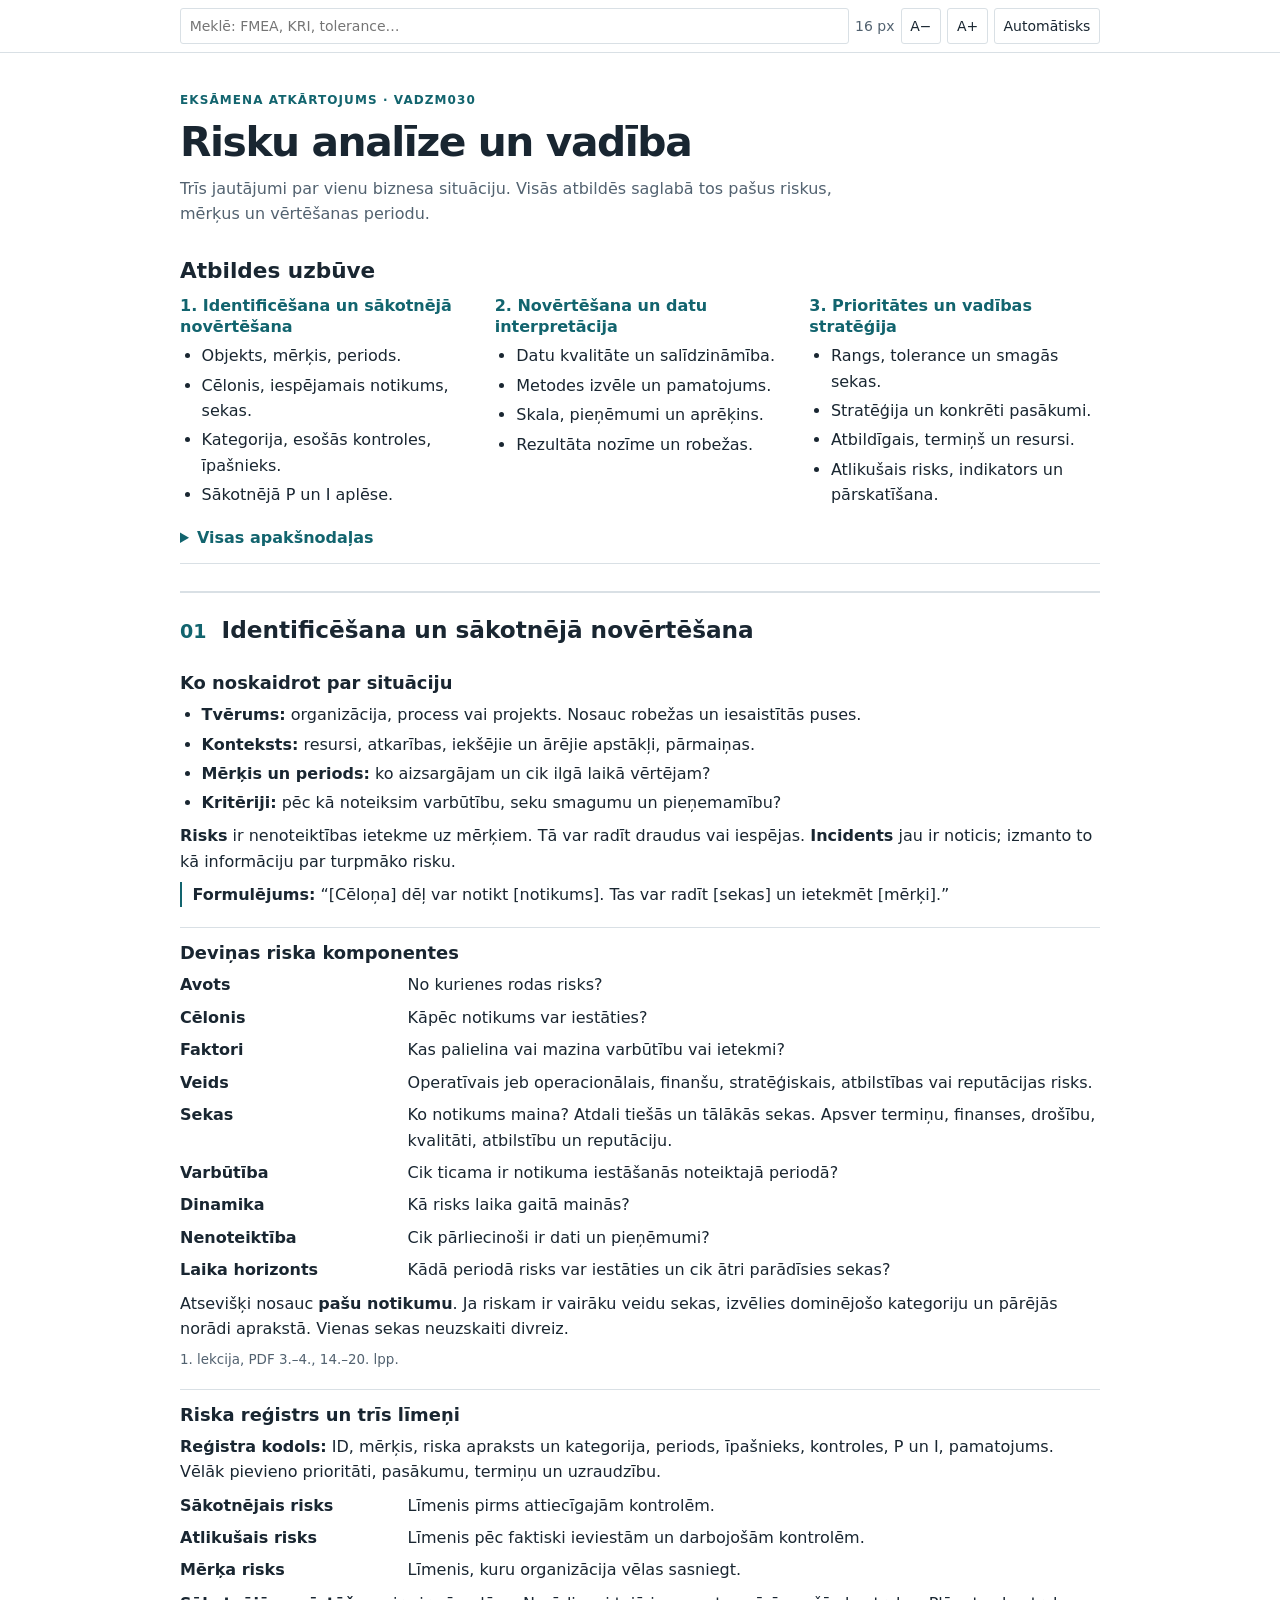
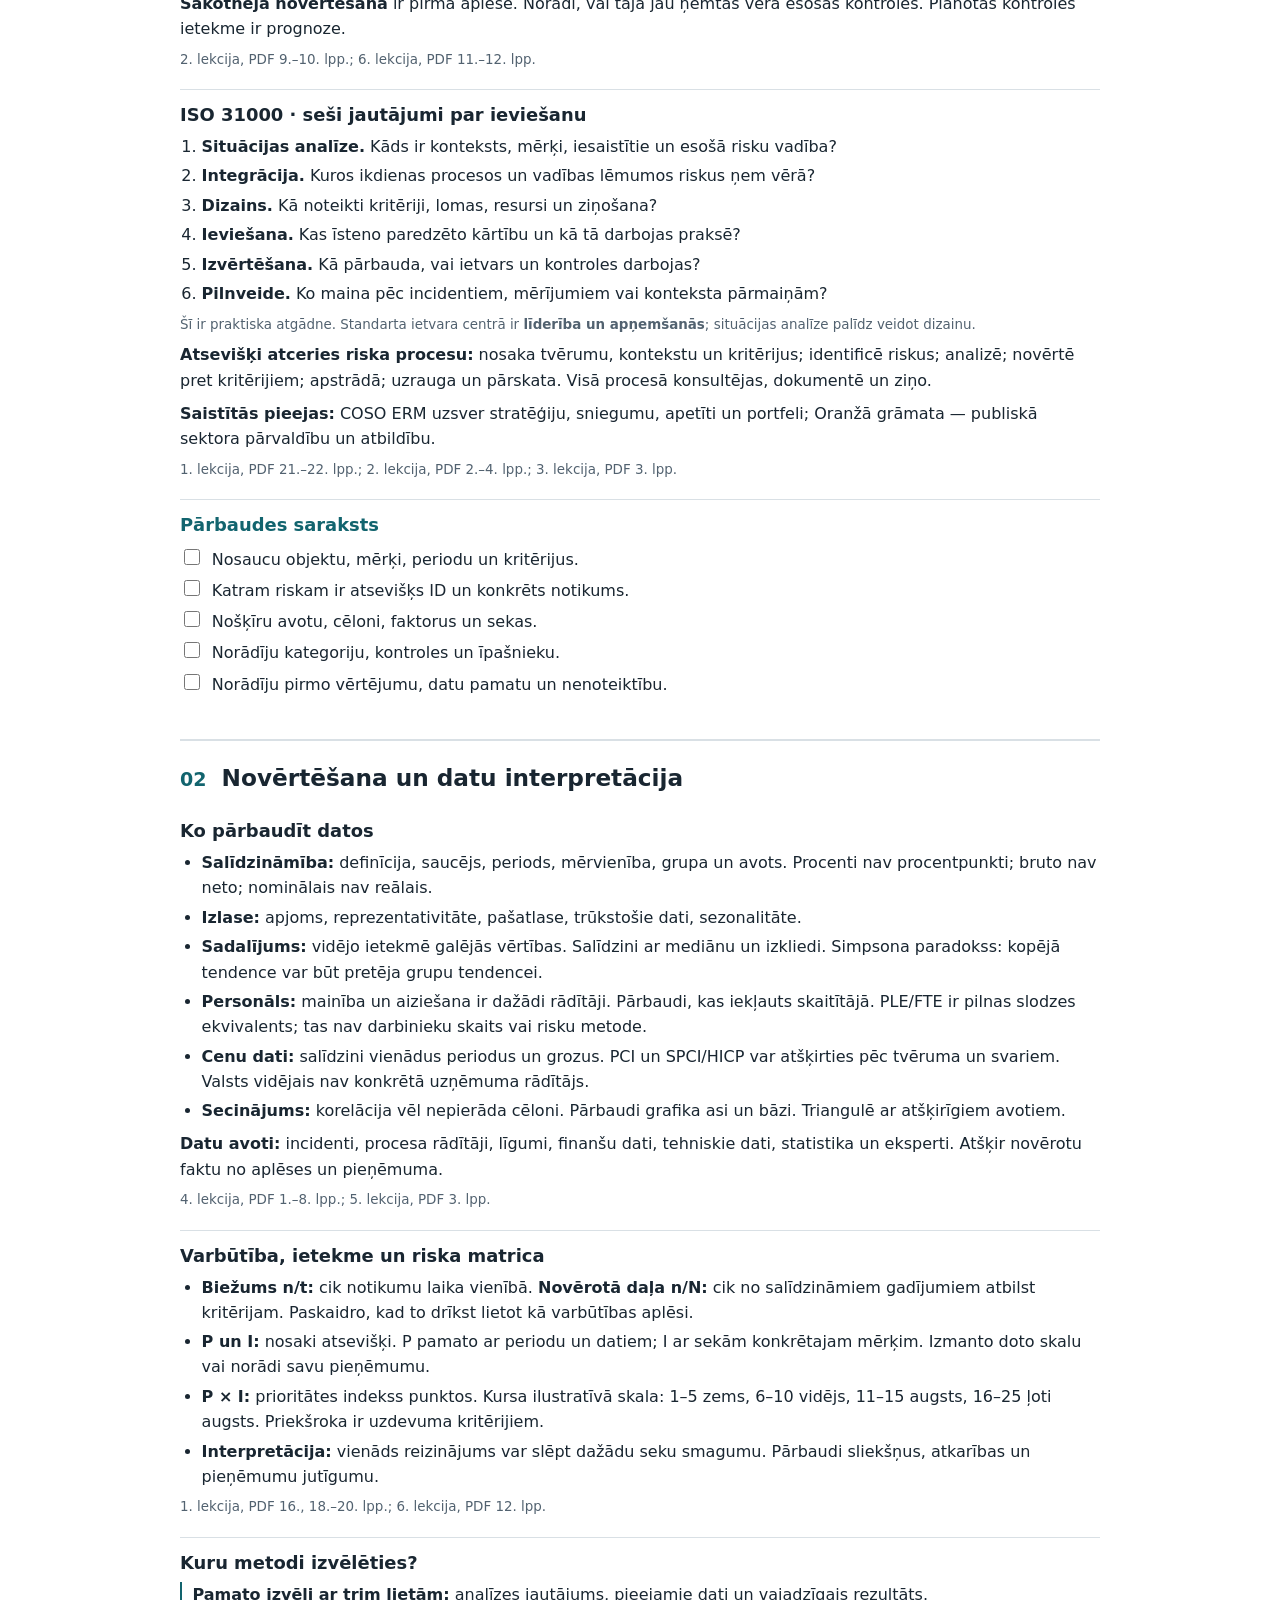
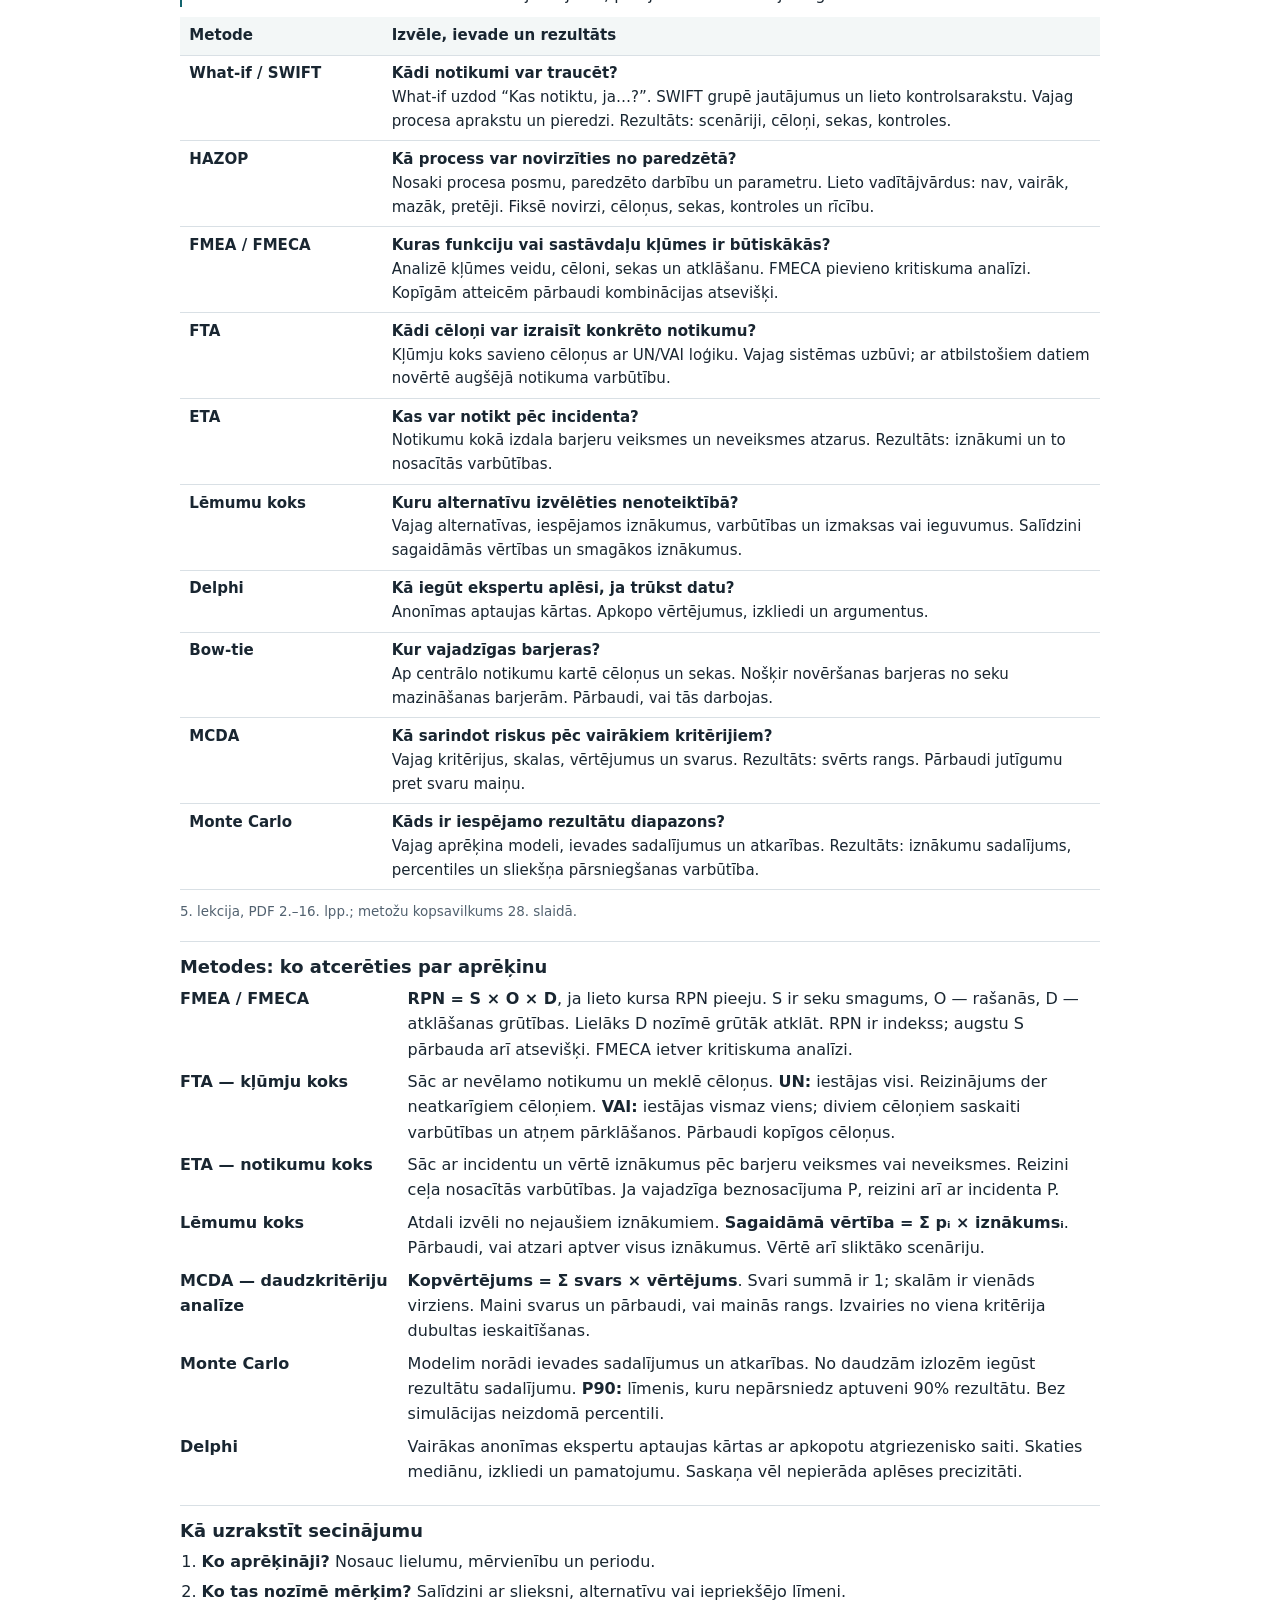
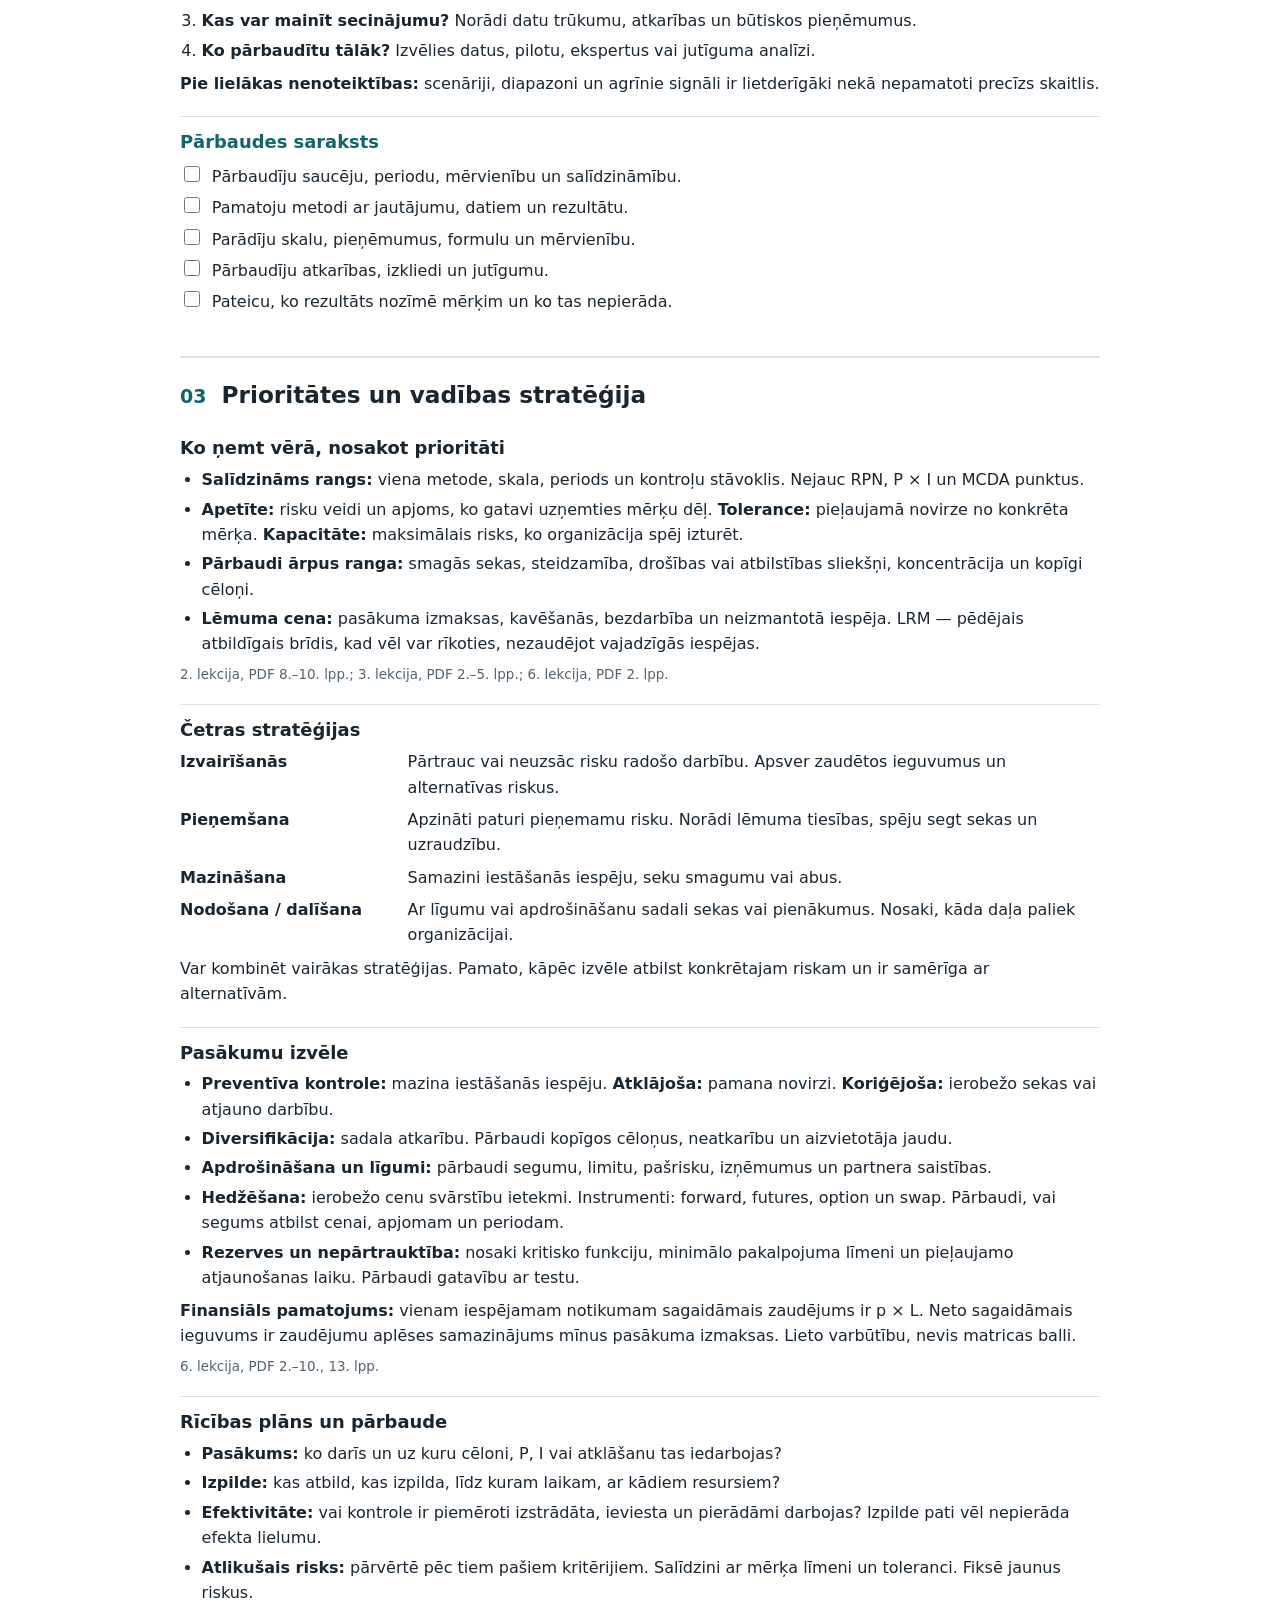
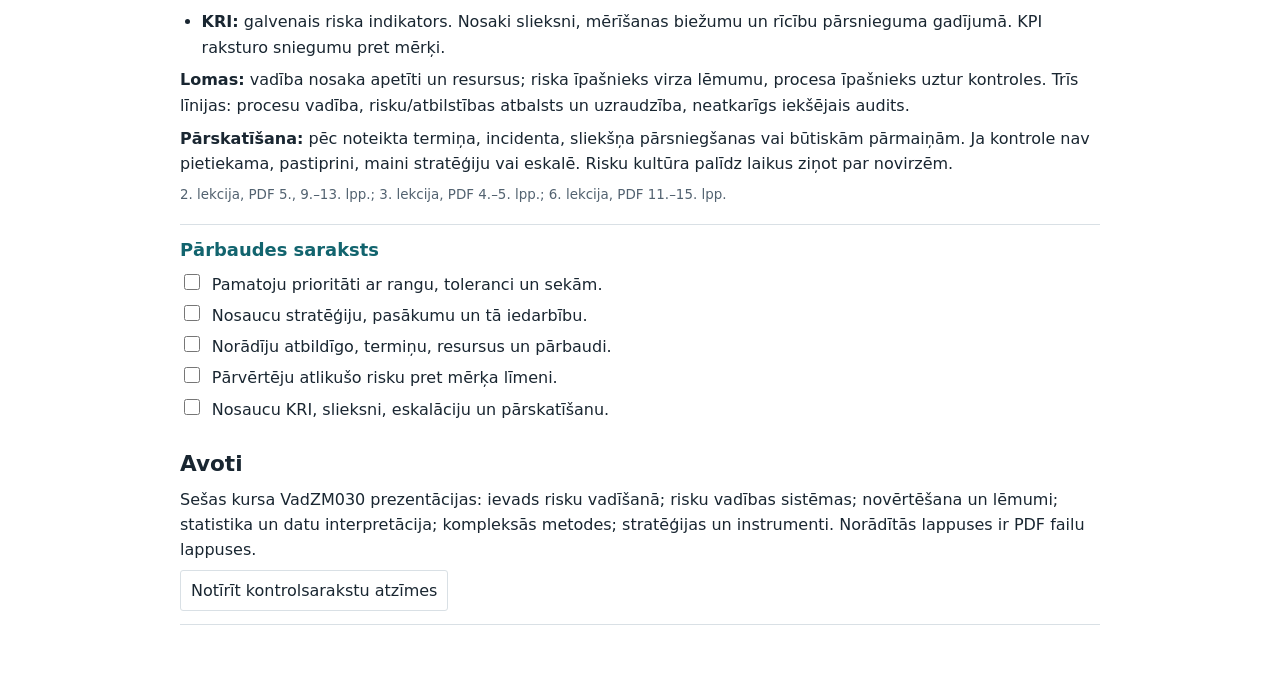
<file: riska_vadiba.html>
<!doctype html><html lang="lv"><head><meta charset="utf-8"><meta name="viewport" content="width=device-width,initial-scale=1"><title>Risku vadība · eksāmena atkārtojums</title><style>:root{color-scheme:light;--bg:#fff;--ink:#192631;--muted:#526270;--line:#d9e0e5;--accent:#12646e;--soft:#f3f7f7;--reading:16px}
:root[data-theme=dark]{color-scheme:dark;--bg:#151e25;--ink:#e9eff4;--muted:#aebfcb;--line:#3b4b56;--accent:#8bdfd8;--soft:#202c34}
@media(prefers-color-scheme:dark){:root:not([data-theme]){color-scheme:dark;--bg:#151e25;--ink:#e9eff4;--muted:#aebfcb;--line:#3b4b56;--accent:#8bdfd8;--soft:#202c34}}
*{box-sizing:border-box}html{scroll-padding-top:112px}body{margin:0;background:var(--bg);color:var(--ink);font:var(--reading)/1.58 system-ui,sans-serif}a{color:var(--accent);text-underline-offset:.17em}button,input{font:inherit}button{cursor:pointer}button,input[type=search]{color:var(--ink);background:var(--bg);border:1px solid var(--line);border-radius:3px;padding:.42em .62em}button:hover{border-color:var(--accent)}button:focus-visible,input:focus-visible,a:focus-visible,summary:focus-visible{outline:2px solid var(--accent);outline-offset:3px}[hidden]{display:none!important}
.bar{position:sticky;top:0;z-index:2;background:var(--bg);border-bottom:1px solid var(--line);font-size:14px}.controls,.results{width:min(100% - 32px,920px);margin:auto}.controls{padding:8px 0;display:flex;gap:6px;align-items:center;flex-wrap:wrap}.controls input{min-width:150px;flex:1}.controls button{min-height:34px}.status,.results{color:var(--muted)}.results{padding-bottom:6px}.results:empty{display:none}
main{width:min(100% - 36px,920px);margin:24px auto 56px;overflow-wrap:anywhere}.hero{padding:8px 0 10px}.eyebrow{font-size:.75em;color:var(--accent);font-weight:750;letter-spacing:.09em}h1{font-size:clamp(1.75em,5vw,2.55em);letter-spacing:-.035em;line-height:1.1;margin:.26em 0}.hero p:last-child{color:var(--muted);max-width:68ch}.outline{display:grid;grid-template-columns:repeat(3,minmax(0,1fr));gap:24px}.outline h3{font-size:1em;margin:.15em 0 .35em}.outline ul{margin-top:0}.outline a{text-decoration:none}.outline a:hover{text-decoration:underline}.toc{margin-top:.65em}.toc summary{color:var(--accent);cursor:pointer;font-weight:650}.toclinks{columns:2;margin-top:.5em}
section{border-top:2px solid var(--line);margin-top:1.7em}.chapter{display:flex;gap:.65em;align-items:baseline;margin:1em 0 .6em;font-size:1.45em;line-height:1.22}.chapter span{color:var(--accent);font-size:.82em}article{margin:0;padding:.8em 0;border-bottom:1px solid var(--line)}section article:last-child{border-bottom:0}h2,h3{line-height:1.3;margin:0 0 .42em}h2{font-size:1.35em}h3{font-size:1.12em}p{margin:.48em 0}ul,ol{padding-left:1.35em;margin:.45em 0}li+li{margin-top:.26em}.rule{border-left:2px solid var(--accent);padding-left:.65em}.src,.small{font-size:.84em;color:var(--muted)}dl{display:grid;grid-template-columns:minmax(125px,23%) 1fr;column-gap:1em;row-gap:.45em;margin:.5em 0}dt{font-weight:700}dd{margin:0}table{width:100%;border-collapse:collapse;margin:.7em 0;font-size:.94em;text-align:left}th,td{vertical-align:top;padding:.45em .62em;border-bottom:1px solid var(--line)}thead th{background:var(--soft)}tbody th{width:22%}.checks label{display:flex;gap:.55em;align-items:baseline;padding:.15em 0}.checks input{width:1em;height:1em;flex:none;accent-color:var(--accent)}.checks label:has(input:checked){color:var(--muted)}.review h3{color:var(--accent)}
@media(max-width:620px){main{width:calc(100% - 28px);margin-top:12px}.controls{width:calc(100% - 20px)}.controls input{flex-basis:100%;min-width:0}.outline{grid-template-columns:1fr;gap:.65em}.toclinks{columns:1}dl{display:block}dt{margin-top:.5em}dd{margin-bottom:.28em}th,td{padding:.42em .36em}tbody th{width:26%}}
@media print{.bar,#reset,.toc{display:none}body{color:#000;background:#fff}main{width:100%;margin:0}h2,h3{break-after:avoid}tr{break-inside:avoid}}
</style></head><body>
<div class="bar"><div class="controls" role="search"><input type="search" id="query" placeholder="Meklē: FMEA, KRI, tolerance…" aria-label="Meklēt konspektā"><span class="status" id="size" aria-live="polite"></span><button id="minus" type="button" aria-label="Samazināt burtus">A−</button><button id="plus" type="button" aria-label="Palielināt burtus">A+</button><button id="theme" type="button" aria-label="Mainīt ekrāna motīvu">Motīvs</button></div><div class="results" id="results" aria-live="polite"></div></div>
<main><header class="hero"><p class="eyebrow">EKSĀMENA ATKĀRTOJUMS · VADZM030</p><h1>Risku analīze un vadība</h1><p>Trīs jautājumi par vienu biznesa situāciju. Visās atbildēs saglabā tos pašus riskus, mērķus un vērtēšanas periodu.</p></header>
<article id="atbildes-uzbuve"><h2>Atbildes uzbūve</h2>
<div class="outline">
<div><h3><a href="#posms-1">1. Identificēšana un sākotnējā novērtēšana</a></h3><ul><li>Objekts, mērķis, periods.</li><li>Cēlonis, iespējamais notikums, sekas.</li><li>Kategorija, esošās kontroles, īpašnieks.</li><li>Sākotnējā P un I aplēse.</li></ul></div>
<div><h3><a href="#posms-2">2. Novērtēšana un datu interpretācija</a></h3><ul><li>Datu kvalitāte un salīdzināmība.</li><li>Metodes izvēle un pamatojums.</li><li>Skala, pieņēmumi un aprēķins.</li><li>Rezultāta nozīme un robežas.</li></ul></div>
<div><h3><a href="#posms-3">3. Prioritātes un vadības stratēģija</a></h3><ul><li>Rangs, tolerance un smagās sekas.</li><li>Stratēģija un konkrēti pasākumi.</li><li>Atbildīgais, termiņš un resursi.</li><li>Atlikušais risks, indikators un pārskatīšana.</li></ul></div>
</div><details class="toc"><summary>Visas apakšnodaļas</summary><ul class="toclinks"><li><a href="#identificesana">Ko noskaidrot par situāciju</a></li><li><a href="#termini">Deviņas riska komponentes</a></li><li><a href="#registrs">Riska reģistrs un trīs līmeņi</a></li><li><a href="#iso">ISO 31000 · seši jautājumi par ieviešanu</a></li><li><a href="#parbaude-1">Pārbaudes saraksts</a></li><li><a href="#dati">Ko pārbaudīt datos</a></li><li><a href="#matrica">Varbūtība, ietekme un riska matrica</a></li><li><a href="#metodes">Kuru metodi izvēlēties?</a></li><li><a href="#formulas">Metodes: ko atcerēties par aprēķinu</a></li><li><a href="#interpretacija">Kā uzrakstīt secinājumu</a></li><li><a href="#parbaude-2">Pārbaudes saraksts</a></li><li><a href="#prioritates">Ko ņemt vērā, nosakot prioritāti</a></li><li><a href="#strategijas">Četras stratēģijas</a></li><li><a href="#instrumenti">Pasākumu izvēle</a></li><li><a href="#ricibas-plans">Rīcības plāns un pārbaude</a></li><li><a href="#parbaude-3">Pārbaudes saraksts</a></li></ul></details>
</article>
<section aria-labelledby="posms-1"><h2 class="chapter" id="posms-1"><span>01</span> Identificēšana un sākotnējā novērtēšana</h2>
<article id="identificesana"><h3>Ko noskaidrot par situāciju</h3>
<ul><li><b>Tvērums:</b> organizācija, process vai projekts. Nosauc robežas un iesaistītās puses.</li><li><b>Konteksts:</b> resursi, atkarības, iekšējie un ārējie apstākļi, pārmaiņas.</li><li><b>Mērķis un periods:</b> ko aizsargājam un cik ilgā laikā vērtējam?</li><li><b>Kritēriji:</b> pēc kā noteiksim varbūtību, seku smagumu un pieņemamību?</li></ul>
<p><b>Risks</b> ir nenoteiktības ietekme uz mērķiem. Tā var radīt draudus vai iespējas. <b>Incidents</b> jau ir noticis; izmanto to kā informāciju par turpmāko risku.</p>
<p class="rule"><b>Formulējums:</b> “[Cēloņa] dēļ var notikt [notikums]. Tas var radīt [sekas] un ietekmēt [mērķi].”</p>
</article>
<article id="termini"><h3>Deviņas riska komponentes</h3>
<dl><dt>Avots</dt><dd>No kurienes rodas risks?</dd><dt>Cēlonis</dt><dd>Kāpēc notikums var iestāties?</dd><dt>Faktori</dt><dd>Kas palielina vai mazina varbūtību vai ietekmi?</dd><dt>Veids</dt><dd>Operatīvais jeb operacionālais, finanšu, stratēģiskais, atbilstības vai reputācijas risks.</dd><dt>Sekas</dt><dd>Ko notikums maina? Atdali tiešās un tālākās sekas. Apsver termiņu, finanses, drošību, kvalitāti, atbilstību un reputāciju.</dd><dt>Varbūtība</dt><dd>Cik ticama ir notikuma iestāšanās noteiktajā periodā?</dd><dt>Dinamika</dt><dd>Kā risks laika gaitā mainās?</dd><dt>Nenoteiktība</dt><dd>Cik pārliecinoši ir dati un pieņēmumi?</dd><dt>Laika horizonts</dt><dd>Kādā periodā risks var iestāties un cik ātri parādīsies sekas?</dd></dl>
<p>Atsevišķi nosauc <b>pašu notikumu</b>. Ja riskam ir vairāku veidu sekas, izvēlies dominējošo kategoriju un pārējās norādi aprakstā. Vienas sekas neuzskaiti divreiz.</p>
<p class="src">1. lekcija, PDF 3.–4., 14.–20. lpp.</p></article>
<article id="registrs"><h3>Riska reģistrs un trīs līmeņi</h3>
<p><b>Reģistra kodols:</b> ID, mērķis, riska apraksts un kategorija, periods, īpašnieks, kontroles, P un I, pamatojums. Vēlāk pievieno prioritāti, pasākumu, termiņu un uzraudzību.</p>
<dl><dt>Sākotnējais risks</dt><dd>Līmenis pirms attiecīgajām kontrolēm.</dd><dt>Atlikušais risks</dt><dd>Līmenis pēc faktiski ieviestām un darbojošām kontrolēm.</dd><dt>Mērķa risks</dt><dd>Līmenis, kuru organizācija vēlas sasniegt.</dd></dl>
<p><b>Sākotnējā novērtēšana</b> ir pirmā aplēse. Norādi, vai tajā jau ņemtas vērā esošās kontroles. Plānotas kontroles ietekme ir prognoze.</p>
<p class="src">2. lekcija, PDF 9.–10. lpp.; 6. lekcija, PDF 11.–12. lpp.</p></article>
<article id="iso" data-key="ISO 31000 ietvars līderība seši punkti COSO ERM Oranžā grāmata"><h3>ISO 31000 · seši jautājumi par ieviešanu</h3>
<ol><li><b>Situācijas analīze.</b> Kāds ir konteksts, mērķi, iesaistītie un esošā risku vadība?</li><li><b>Integrācija.</b> Kuros ikdienas procesos un vadības lēmumos riskus ņem vērā?</li><li><b>Dizains.</b> Kā noteikti kritēriji, lomas, resursi un ziņošana?</li><li><b>Ieviešana.</b> Kas īsteno paredzēto kārtību un kā tā darbojas praksē?</li><li><b>Izvērtēšana.</b> Kā pārbauda, vai ietvars un kontroles darbojas?</li><li><b>Pilnveide.</b> Ko maina pēc incidentiem, mērījumiem vai konteksta pārmaiņām?</li></ol>
<p class="small">Šī ir praktiska atgādne. Standarta ietvara centrā ir <b>līderība un apņemšanās</b>; situācijas analīze palīdz veidot dizainu.</p>
<p><b>Atsevišķi atceries riska procesu:</b> nosaka tvērumu, kontekstu un kritērijus; identificē riskus; analizē; novērtē pret kritērijiem; apstrādā; uzrauga un pārskata. Visā procesā konsultējas, dokumentē un ziņo.</p>
<p><b>Saistītās pieejas:</b> COSO ERM uzsver stratēģiju, sniegumu, apetīti un portfeli; Oranžā grāmata — publiskā sektora pārvaldību un atbildību.</p>
<p class="src">1. lekcija, PDF 21.–22. lpp.; 2. lekcija, PDF 2.–4. lpp.; 3. lekcija, PDF 3. lpp.</p></article>
<article class="review" id="parbaude-1" data-key="checklist kontrolsaraksts"><h3>Pārbaudes saraksts</h3><div class="checks" data-checks="1"><label><input type="checkbox"> <span>Nosaucu objektu, mērķi, periodu un kritērijus.</span></label><label><input type="checkbox"> <span>Katram riskam ir atsevišķs ID un konkrēts notikums.</span></label><label><input type="checkbox"> <span>Nošķīru avotu, cēloni, faktorus un sekas.</span></label><label><input type="checkbox"> <span>Norādīju kategoriju, kontroles un īpašnieku.</span></label><label><input type="checkbox"> <span>Norādīju pirmo vērtējumu, datu pamatu un nenoteiktību.</span></label></div></article>
</section>
<section aria-labelledby="posms-2"><h2 class="chapter" id="posms-2"><span>02</span> Novērtēšana un datu interpretācija</h2>
<article id="dati" data-key="dati statistika Simpsona paradokss FTE PLE mediāna inflācija procentpunkti triangulācija"><h3>Ko pārbaudīt datos</h3>
<ul><li><b>Salīdzināmība:</b> definīcija, saucējs, periods, mērvienība, grupa un avots. Procenti nav procentpunkti; bruto nav neto; nominālais nav reālais.</li><li><b>Izlase:</b> apjoms, reprezentativitāte, pašatlase, trūkstošie dati, sezonalitāte.</li><li><b>Sadalījums:</b> vidējo ietekmē galējās vērtības. Salīdzini ar mediānu un izkliedi. Simpsona paradokss: kopējā tendence var būt pretēja grupu tendencei.</li><li><b>Personāls:</b> mainība un aiziešana ir dažādi rādītāji. Pārbaudi, kas iekļauts skaitītājā. PLE/FTE ir pilnas slodzes ekvivalents; tas nav darbinieku skaits vai risku metode.</li><li><b>Cenu dati:</b> salīdzini vienādus periodus un grozus. PCI un SPCI/HICP var atšķirties pēc tvēruma un svariem. Valsts vidējais nav konkrētā uzņēmuma rādītājs.</li><li><b>Secinājums:</b> korelācija vēl nepierāda cēloni. Pārbaudi grafika asi un bāzi. Triangulē ar atšķirīgiem avotiem.</li></ul>
<p><b>Datu avoti:</b> incidenti, procesa rādītāji, līgumi, finanšu dati, tehniskie dati, statistika un eksperti. Atšķir novērotu faktu no aplēses un pieņēmuma.</p>
<p class="src">4. lekcija, PDF 1.–8. lpp.; 5. lekcija, PDF 3. lpp.</p></article>
<article id="matrica" data-key="P I matrica biežums varbūtība ietekme"><h3>Varbūtība, ietekme un riska matrica</h3>
<ul><li><b>Biežums n/t:</b> cik notikumu laika vienībā. <b>Novērotā daļa n/N:</b> cik no salīdzināmiem gadījumiem atbilst kritērijam. Paskaidro, kad to drīkst lietot kā varbūtības aplēsi.</li><li><b>P un I:</b> nosaki atsevišķi. P pamato ar periodu un datiem; I ar sekām konkrētajam mērķim. Izmanto doto skalu vai norādi savu pieņēmumu.</li><li><b>P × I:</b> prioritātes indekss punktos. Kursa ilustratīvā skala: 1–5 zems, 6–10 vidējs, 11–15 augsts, 16–25 ļoti augsts. Priekšroka ir uzdevuma kritērijiem.</li><li><b>Interpretācija:</b> vienāds reizinājums var slēpt dažādu seku smagumu. Pārbaudi sliekšņus, atkarības un pieņēmumu jutīgumu.</li></ul>
<p class="src">1. lekcija, PDF 16., 18.–20. lpp.; 6. lekcija, PDF 12. lpp.</p></article>
<article id="metodes" data-key="FMEA FMECA FTA ETA SWIFT What-if HAZOP Delphi Bow-tie Monte Carlo MCDA IEC 31010"><h3>Kuru metodi izvēlēties?</h3>
<p class="rule"><b>Pamato izvēli ar trim lietām:</b> analīzes jautājums, pieejamie dati un vajadzīgais rezultāts.</p>
<table id="metozu-tabula"><thead><tr><th scope="col">Metode</th><th scope="col">Izvēle, ievade un rezultāts</th></tr></thead><tbody><tr><th scope="row">What-if / SWIFT</th><td><b>Kādi notikumi var traucēt?</b><br>What-if uzdod “Kas notiktu, ja…?”. SWIFT grupē jautājumus un lieto kontrolsarakstu. Vajag procesa aprakstu un pieredzi. Rezultāts: scenāriji, cēloņi, sekas, kontroles.</td></tr><tr><th scope="row">HAZOP</th><td><b>Kā process var novirzīties no paredzētā?</b><br>Nosaki procesa posmu, paredzēto darbību un parametru. Lieto vadītājvārdus: nav, vairāk, mazāk, pretēji. Fiksē novirzi, cēloņus, sekas, kontroles un rīcību.</td></tr><tr><th scope="row">FMEA / FMECA</th><td><b>Kuras funkciju vai sastāvdaļu kļūmes ir būtiskākās?</b><br>Analizē kļūmes veidu, cēloni, sekas un atklāšanu. FMECA pievieno kritiskuma analīzi. Kopīgām atteicēm pārbaudi kombinācijas atsevišķi.</td></tr><tr><th scope="row">FTA</th><td><b>Kādi cēloņi var izraisīt konkrēto notikumu?</b><br>Kļūmju koks savieno cēloņus ar UN/VAI loģiku. Vajag sistēmas uzbūvi; ar atbilstošiem datiem novērtē augšējā notikuma varbūtību.</td></tr><tr><th scope="row">ETA</th><td><b>Kas var notikt pēc incidenta?</b><br>Notikumu kokā izdala barjeru veiksmes un neveiksmes atzarus. Rezultāts: iznākumi un to nosacītās varbūtības.</td></tr><tr><th scope="row">Lēmumu koks</th><td><b>Kuru alternatīvu izvēlēties nenoteiktībā?</b><br>Vajag alternatīvas, iespējamos iznākumus, varbūtības un izmaksas vai ieguvumus. Salīdzini sagaidāmās vērtības un smagākos iznākumus.</td></tr><tr><th scope="row">Delphi</th><td><b>Kā iegūt ekspertu aplēsi, ja trūkst datu?</b><br>Anonīmas aptaujas kārtas. Apkopo vērtējumus, izkliedi un argumentus.</td></tr><tr><th scope="row">Bow-tie</th><td><b>Kur vajadzīgas barjeras?</b><br>Ap centrālo notikumu kartē cēloņus un sekas. Nošķir novēršanas barjeras no seku mazināšanas barjerām. Pārbaudi, vai tās darbojas.</td></tr><tr><th scope="row">MCDA</th><td><b>Kā sarindot riskus pēc vairākiem kritērijiem?</b><br>Vajag kritērijus, skalas, vērtējumus un svarus. Rezultāts: svērts rangs. Pārbaudi jutīgumu pret svaru maiņu.</td></tr><tr><th scope="row">Monte Carlo</th><td><b>Kāds ir iespējamo rezultātu diapazons?</b><br>Vajag aprēķina modeli, ievades sadalījumus un atkarības. Rezultāts: iznākumu sadalījums, percentiles un sliekšņa pārsniegšanas varbūtība.</td></tr></tbody></table>
<p class="src">5. lekcija, PDF 2.–16. lpp.; metožu kopsavilkums 28. slaidā.</p></article>
<article id="formulas" data-key="FMEA RPN FTA ETA EMV EV MCDA P90 Monte Carlo"><h3>Metodes: ko atcerēties par aprēķinu</h3>
<dl><dt>FMEA / FMECA</dt><dd><b>RPN = S × O × D</b>, ja lieto kursa RPN pieeju. S ir seku smagums, O — rašanās, D — atklāšanas grūtības. Lielāks D nozīmē grūtāk atklāt. RPN ir indekss; augstu S pārbauda arī atsevišķi. FMECA ietver kritiskuma analīzi.</dd>
<dt>FTA — kļūmju koks</dt><dd>Sāc ar nevēlamo notikumu un meklē cēloņus. <b>UN:</b> iestājas visi. Reizinājums der neatkarīgiem cēloņiem. <b>VAI:</b> iestājas vismaz viens; diviem cēloņiem saskaiti varbūtības un atņem pārklāšanos. Pārbaudi kopīgos cēloņus.</dd>
<dt>ETA — notikumu koks</dt><dd>Sāc ar incidentu un vērtē iznākumus pēc barjeru veiksmes vai neveiksmes. Reizini ceļa nosacītās varbūtības. Ja vajadzīga beznosacījuma P, reizini arī ar incidenta P.</dd>
<dt>Lēmumu koks</dt><dd>Atdali izvēli no nejaušiem iznākumiem. <b>Sagaidāmā vērtība = Σ pᵢ × iznākumsᵢ</b>. Pārbaudi, vai atzari aptver visus iznākumus. Vērtē arī sliktāko scenāriju.</dd>
<dt>MCDA — daudzkritēriju analīze</dt><dd><b>Kopvērtējums = Σ svars × vērtējums</b>. Svari summā ir 1; skalām ir vienāds virziens. Maini svarus un pārbaudi, vai mainās rangs. Izvairies no viena kritērija dubultas ieskaitīšanas.</dd>
<dt>Monte Carlo</dt><dd>Modelim norādi ievades sadalījumus un atkarības. No daudzām izlozēm iegūst rezultātu sadalījumu. <b>P90:</b> līmenis, kuru nepārsniedz aptuveni 90% rezultātu. Bez simulācijas neizdomā percentili.</dd>
<dt>Delphi</dt><dd>Vairākas anonīmas ekspertu aptaujas kārtas ar apkopotu atgriezenisko saiti. Skaties mediānu, izkliedi un pamatojumu. Saskaņa vēl nepierāda aplēses precizitāti.</dd></dl>
</article>
<article id="interpretacija"><h3>Kā uzrakstīt secinājumu</h3>
<ol><li><b>Ko aprēķināji?</b> Nosauc lielumu, mērvienību un periodu.</li><li><b>Ko tas nozīmē mērķim?</b> Salīdzini ar slieksni, alternatīvu vai iepriekšējo līmeni.</li><li><b>Kas var mainīt secinājumu?</b> Norādi datu trūkumu, atkarības un būtiskos pieņēmumus.</li><li><b>Ko pārbaudītu tālāk?</b> Izvēlies datus, pilotu, ekspertus vai jutīguma analīzi.</li></ol>
<p><b>Pie lielākas nenoteiktības:</b> scenāriji, diapazoni un agrīnie signāli ir lietderīgāki nekā nepamatoti precīzs skaitlis.</p></article>
<article class="review" id="parbaude-2" data-key="checklist kontrolsaraksts"><h3>Pārbaudes saraksts</h3><div class="checks" data-checks="2"><label><input type="checkbox"> <span>Pārbaudīju saucēju, periodu, mērvienību un salīdzināmību.</span></label><label><input type="checkbox"> <span>Pamatoju metodi ar jautājumu, datiem un rezultātu.</span></label><label><input type="checkbox"> <span>Parādīju skalu, pieņēmumus, formulu un mērvienību.</span></label><label><input type="checkbox"> <span>Pārbaudīju atkarības, izkliedi un jutīgumu.</span></label><label><input type="checkbox"> <span>Pateicu, ko rezultāts nozīmē mērķim un ko tas nepierāda.</span></label></div></article>
</section>
<section aria-labelledby="posms-3"><h2 class="chapter" id="posms-3"><span>03</span> Prioritātes un vadības stratēģija</h2>
<article id="prioritates" data-key="apetīte tolerance kapacitāte LRM"><h3>Ko ņemt vērā, nosakot prioritāti</h3>
<ul><li><b>Salīdzināms rangs:</b> viena metode, skala, periods un kontroļu stāvoklis. Nejauc RPN, P × I un MCDA punktus.</li><li><b>Apetīte:</b> risku veidi un apjoms, ko gatavi uzņemties mērķu dēļ. <b>Tolerance:</b> pieļaujamā novirze no konkrēta mērķa. <b>Kapacitāte:</b> maksimālais risks, ko organizācija spēj izturēt.</li><li><b>Pārbaudi ārpus ranga:</b> smagās sekas, steidzamība, drošības vai atbilstības sliekšņi, koncentrācija un kopīgi cēloņi.</li><li><b>Lēmuma cena:</b> pasākuma izmaksas, kavēšanās, bezdarbība un neizmantotā iespēja. LRM — pēdējais atbildīgais brīdis, kad vēl var rīkoties, nezaudējot vajadzīgās iespējas.</li></ul>
<p class="src">2. lekcija, PDF 8.–10. lpp.; 3. lekcija, PDF 2.–5. lpp.; 6. lekcija, PDF 2. lpp.</p></article>
<article id="strategijas"><h3>Četras stratēģijas</h3>
<dl><dt>Izvairīšanās</dt><dd>Pārtrauc vai neuzsāc risku radošo darbību. Apsver zaudētos ieguvumus un alternatīvas riskus.</dd><dt>Pieņemšana</dt><dd>Apzināti paturi pieņemamu risku. Norādi lēmuma tiesības, spēju segt sekas un uzraudzību.</dd><dt>Mazināšana</dt><dd>Samazini iestāšanās iespēju, seku smagumu vai abus.</dd><dt>Nodošana / dalīšana</dt><dd>Ar līgumu vai apdrošināšanu sadali sekas vai pienākumus. Nosaki, kāda daļa paliek organizācijai.</dd></dl>
<p>Var kombinēt vairākas stratēģijas. Pamato, kāpēc izvēle atbilst konkrētajam riskam un ir samērīga ar alternatīvām.</p></article>
<article id="instrumenti" data-key="hedžēšana hedging forward futures option swap diversifikācija"><h3>Pasākumu izvēle</h3>
<ul><li><b>Preventīva kontrole:</b> mazina iestāšanās iespēju. <b>Atklājoša:</b> pamana novirzi. <b>Koriģējoša:</b> ierobežo sekas vai atjauno darbību.</li><li><b>Diversifikācija:</b> sadala atkarību. Pārbaudi kopīgos cēloņus, neatkarību un aizvietotāja jaudu.</li><li><b>Apdrošināšana un līgumi:</b> pārbaudi segumu, limitu, pašrisku, izņēmumus un partnera saistības.</li><li><b>Hedžēšana:</b> ierobežo cenu svārstību ietekmi. Instrumenti: forward, futures, option un swap. Pārbaudi, vai segums atbilst cenai, apjomam un periodam.</li><li><b>Rezerves un nepārtrauktība:</b> nosaki kritisko funkciju, minimālo pakalpojuma līmeni un pieļaujamo atjaunošanas laiku. Pārbaudi gatavību ar testu.</li></ul>
<p><b>Finansiāls pamatojums:</b> vienam iespējamam notikumam sagaidāmais zaudējums ir p × L. Neto sagaidāmais ieguvums ir zaudējumu aplēses samazinājums mīnus pasākuma izmaksas. Lieto varbūtību, nevis matricas balli.</p>
<p class="src">6. lekcija, PDF 2.–10., 13. lpp.</p></article>
<article id="ricibas-plans" data-key="KRI KPI eskalācija trīs līnijas atlikušais risks"><h3>Rīcības plāns un pārbaude</h3>
<ul><li><b>Pasākums:</b> ko darīs un uz kuru cēloni, P, I vai atklāšanu tas iedarbojas?</li><li><b>Izpilde:</b> kas atbild, kas izpilda, līdz kuram laikam, ar kādiem resursiem?</li><li><b>Efektivitāte:</b> vai kontrole ir piemēroti izstrādāta, ieviesta un pierādāmi darbojas? Izpilde pati vēl nepierāda efekta lielumu.</li><li><b>Atlikušais risks:</b> pārvērtē pēc tiem pašiem kritērijiem. Salīdzini ar mērķa līmeni un toleranci. Fiksē jaunus riskus.</li><li><b>KRI:</b> galvenais riska indikators. Nosaki slieksni, mērīšanas biežumu un rīcību pārsnieguma gadījumā. KPI raksturo sniegumu pret mērķi.</li></ul>
<p><b>Lomas:</b> vadība nosaka apetīti un resursus; riska īpašnieks virza lēmumu, procesa īpašnieks uztur kontroles. Trīs līnijas: procesu vadība, risku/atbilstības atbalsts un uzraudzība, neatkarīgs iekšējais audits.</p>
<p><b>Pārskatīšana:</b> pēc noteikta termiņa, incidenta, sliekšņa pārsniegšanas vai būtiskām pārmaiņām. Ja kontrole nav pietiekama, pastiprini, maini stratēģiju vai eskalē. Risku kultūra palīdz laikus ziņot par novirzēm.</p>
<p class="src">2. lekcija, PDF 5., 9.–13. lpp.; 3. lekcija, PDF 4.–5. lpp.; 6. lekcija, PDF 11.–15. lpp.</p></article>
<article class="review" id="parbaude-3" data-key="checklist kontrolsaraksts"><h3>Pārbaudes saraksts</h3><div class="checks" data-checks="3"><label><input type="checkbox"> <span>Pamatoju prioritāti ar rangu, toleranci un sekām.</span></label><label><input type="checkbox"> <span>Nosaucu stratēģiju, pasākumu un tā iedarbību.</span></label><label><input type="checkbox"> <span>Norādīju atbildīgo, termiņu, resursus un pārbaudi.</span></label><label><input type="checkbox"> <span>Pārvērtēju atlikušo risku pret mērķa līmeni.</span></label><label><input type="checkbox"> <span>Nosaucu KRI, slieksni, eskalāciju un pārskatīšanu.</span></label></div></article>
</section>
<article id="avoti"><h2>Avoti</h2><p>Sešas kursa VadZM030 prezentācijas: ievads risku vadīšanā; risku vadības sistēmas; novērtēšana un lēmumi; statistika un datu interpretācija; kompleksās metodes; stratēģijas un instrumenti. Norādītās lappuses ir PDF failu lappuses.</p><button type="button" id="reset">Notīrīt kontrolsarakstu atzīmes</button></article>
</main><script>
'use strict';
const root=document.documentElement, get=id=>document.getElementById(id);
const load=(k,f)=>{try{return JSON.parse(localStorage.getItem('riskaVadibaRev:'+k))??f}catch{return f}};
const save=(k,v)=>{try{localStorage.setItem('riskaVadibaRev:'+k,JSON.stringify(v))}catch{}};
let size=Math.min(22,Math.max(10,Number(load('size',16))||16));
function font(){root.style.setProperty('--reading',size+'px');get('size').textContent=size+' px';get('minus').disabled=size<=10;get('plus').disabled=size>=22;save('size',size)}
get('minus').onclick=()=>{size=Math.max(10,size-1);font()};get('plus').onclick=()=>{size=Math.min(22,size+1);font()};font();
let theme=load('theme','auto');const labels={auto:'Automātisks',light:'Gaišs',dark:'Tumšs'};
function applyTheme(){if(!Object.hasOwn(labels,theme))theme='auto';if(theme==='auto')delete root.dataset.theme;else root.dataset.theme=theme;get('theme').textContent=labels[theme];get('theme').title='Ekrāna motīvs: '+labels[theme]}
get('theme').onclick=()=>{theme=({auto:'light',light:'dark',dark:'auto'})[theme];save('theme',theme);applyTheme()};applyTheme();
const boxes=[...document.querySelectorAll('.checks input')];
boxes.forEach(b=>{const group=b.closest('.checks'),key=group.dataset.checks+':'+[...group.querySelectorAll('input')].indexOf(b);b.checked=!!load(key,false);b.addEventListener('change',()=>save(key,b.checked))});
get('reset').onclick=()=>boxes.forEach(b=>{b.checked=false;b.dispatchEvent(new Event('change'))});
const fold=s=>s.toLowerCase().normalize('NFD').replace(/[\u0300-\u036f]/g,'');
const articles=[...document.querySelectorAll('main article')].map(a=>[a,fold(a.textContent+' '+(a.dataset.key||''))]);
const query=get('query'), results=get('results');
function search(){const words=fold(query.value).trim().split(/\s+/).filter(Boolean);let count=0;for(const [a,t] of articles){a.hidden=!words.every(w=>t.includes(w));if(!a.hidden)count++}for(const s of document.querySelectorAll('main>section'))s.hidden=!s.querySelector('article:not([hidden])');results.textContent=words.length?(count?'Atrastas sadaļas: '+count:'Nav atrastu sadaļu. Izmēģini īsāku atslēgvārdu.') : ''}
query.addEventListener('input',search);
document.addEventListener('keydown',e=>{if((e.ctrlKey||e.metaKey)&&e.key.toLowerCase()==='k'){e.preventDefault();query.focus()}if(e.key==='Escape'&&document.activeElement===query){query.value='';search()}});
function reveal(id){const target=document.getElementById(id);if(target?.closest('[hidden]')){query.value='';search()}return target}
document.addEventListener('click',e=>{const a=e.target.closest('a[href^="#"]');if(a)reveal(a.hash.slice(1))});
window.addEventListener('hashchange',()=>reveal(location.hash.slice(1)));
</script></body></html>
</file>
<file: pums-assets/fonts.css>
@font-face {
  font-family: 'Barlow Condensed';
  font-style: italic;
  font-weight: 800;
  font-display: swap;
  src: url(barlow-condensed-800-italic-latin-ext.woff2) format('woff2');
  unicode-range: U+0100-02BA, U+02BD-02C5, U+02C7-02CC, U+02CE-02D7, U+02DD-02FF, U+0304, U+0308, U+0329, U+1D00-1DBF, U+1E00-1E9F, U+1EF2-1EFF, U+2020, U+20A0-20AB, U+20AD-20C4, U+2113, U+2C60-2C7F, U+A720-A7FF;
}

@font-face {
  font-family: 'Barlow Condensed';
  font-style: italic;
  font-weight: 800;
  font-display: swap;
  src: url(barlow-condensed-800-italic-latin.woff2) format('woff2');
  unicode-range: U+0000-00FF, U+0131, U+0152-0153, U+02BB-02BC, U+02C6, U+02DA, U+02DC, U+0304, U+0308, U+0329, U+2000-206F, U+20AC, U+2122, U+2191, U+2193, U+2212, U+2215, U+FEFF, U+FFFD;
}

@font-face {
  font-family: 'Barlow Condensed';
  font-style: normal;
  font-weight: 600;
  font-display: swap;
  src: url(barlow-condensed-600-normal-latin-ext.woff2) format('woff2');
  unicode-range: U+0100-02BA, U+02BD-02C5, U+02C7-02CC, U+02CE-02D7, U+02DD-02FF, U+0304, U+0308, U+0329, U+1D00-1DBF, U+1E00-1E9F, U+1EF2-1EFF, U+2020, U+20A0-20AB, U+20AD-20C4, U+2113, U+2C60-2C7F, U+A720-A7FF;
}

@font-face {
  font-family: 'Barlow Condensed';
  font-style: normal;
  font-weight: 600;
  font-display: swap;
  src: url(barlow-condensed-600-normal-latin.woff2) format('woff2');
  unicode-range: U+0000-00FF, U+0131, U+0152-0153, U+02BB-02BC, U+02C6, U+02DA, U+02DC, U+0304, U+0308, U+0329, U+2000-206F, U+20AC, U+2122, U+2191, U+2193, U+2212, U+2215, U+FEFF, U+FFFD;
}

@font-face {
  font-family: 'Barlow Condensed';
  font-style: normal;
  font-weight: 800;
  font-display: swap;
  src: url(barlow-condensed-800-normal-latin-ext.woff2) format('woff2');
  unicode-range: U+0100-02BA, U+02BD-02C5, U+02C7-02CC, U+02CE-02D7, U+02DD-02FF, U+0304, U+0308, U+0329, U+1D00-1DBF, U+1E00-1E9F, U+1EF2-1EFF, U+2020, U+20A0-20AB, U+20AD-20C4, U+2113, U+2C60-2C7F, U+A720-A7FF;
}

@font-face {
  font-family: 'Barlow Condensed';
  font-style: normal;
  font-weight: 800;
  font-display: swap;
  src: url(barlow-condensed-800-normal-latin.woff2) format('woff2');
  unicode-range: U+0000-00FF, U+0131, U+0152-0153, U+02BB-02BC, U+02C6, U+02DA, U+02DC, U+0304, U+0308, U+0329, U+2000-206F, U+20AC, U+2122, U+2191, U+2193, U+2212, U+2215, U+FEFF, U+FFFD;
}

@font-face {
  font-family: 'Inter';
  font-style: normal;
  font-weight: 400 800;
  font-display: swap;
  src: url(inter-400-800-normal-latin-ext.woff2) format('woff2');
  unicode-range: U+0100-02BA, U+02BD-02C5, U+02C7-02CC, U+02CE-02D7, U+02DD-02FF, U+0304, U+0308, U+0329, U+1D00-1DBF, U+1E00-1E9F, U+1EF2-1EFF, U+2020, U+20A0-20AB, U+20AD-20C4, U+2113, U+2C60-2C7F, U+A720-A7FF;
}

@font-face {
  font-family: 'Inter';
  font-style: normal;
  font-weight: 400 800;
  font-display: swap;
  src: url(inter-400-800-normal-latin.woff2) format('woff2');
  unicode-range: U+0000-00FF, U+0131, U+0152-0153, U+02BB-02BC, U+02C6, U+02DA, U+02DC, U+0304, U+0308, U+0329, U+2000-206F, U+20AC, U+2122, U+2191, U+2193, U+2212, U+2215, U+FEFF, U+FFFD;
}
</file>
